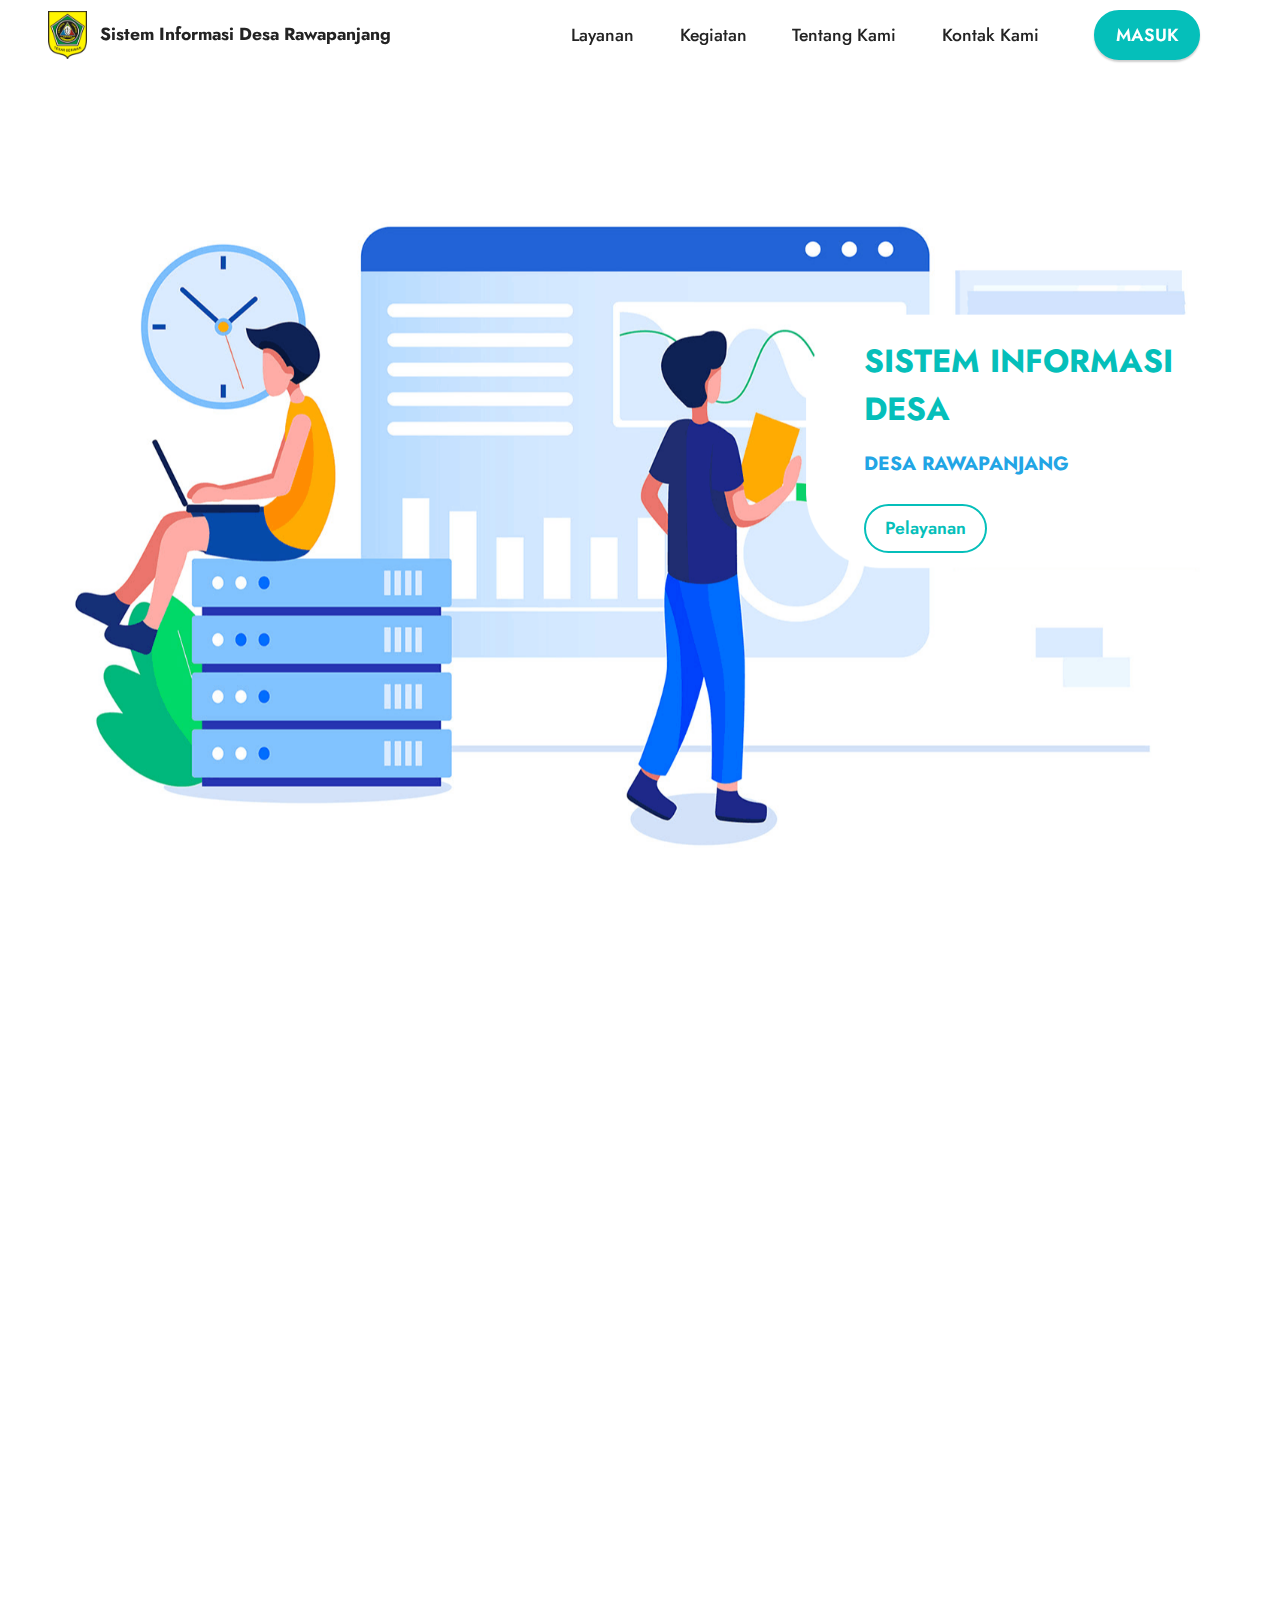
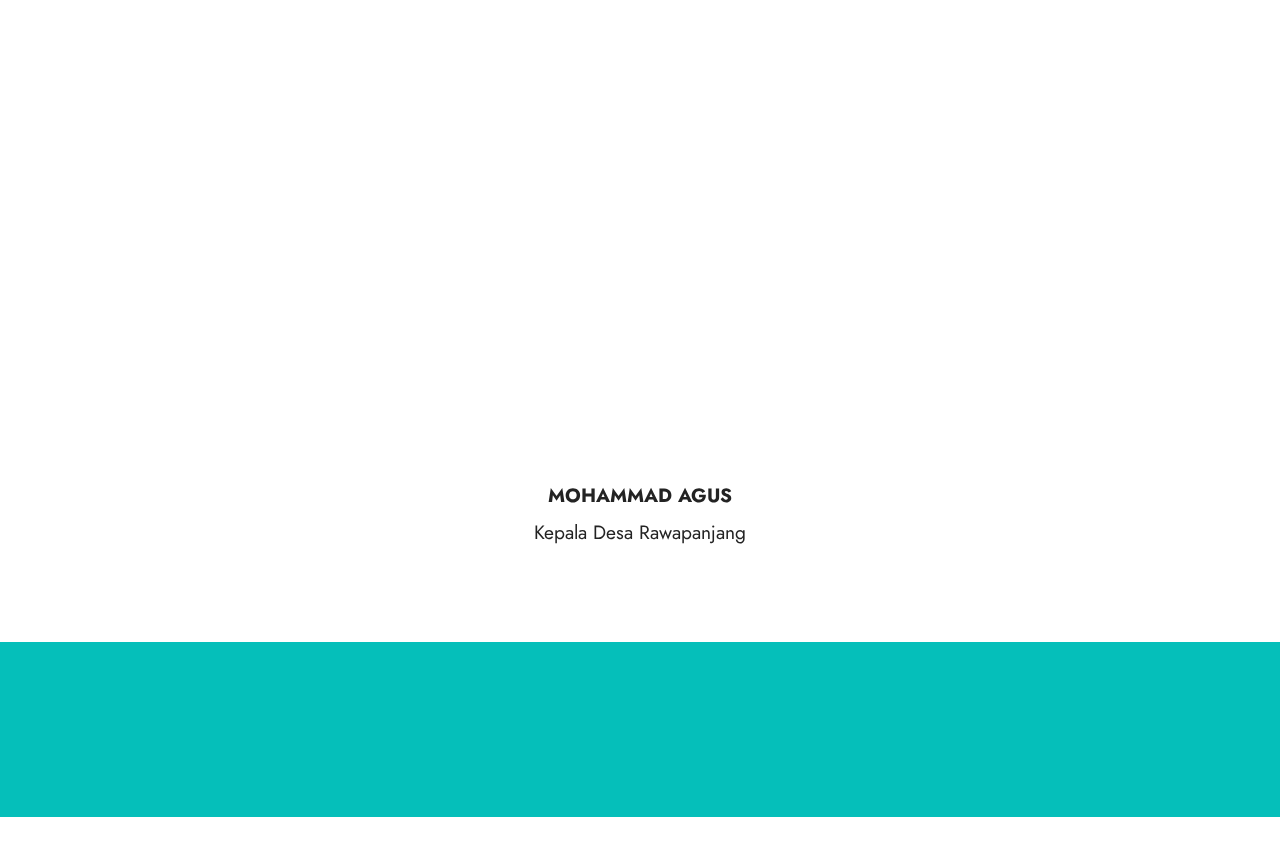
<file: public/style/index.html>
<!DOCTYPE html>
<html  >
<head>
  <!-- Site made with Mobirise Website Builder v5.4.1, https://mobirise.com -->
  <meta charset="UTF-8">
  <meta http-equiv="X-UA-Compatible" content="IE=edge">
  <meta name="generator" content="Mobirise v5.4.1, mobirise.com">
  <meta name="viewport" content="width=device-width, initial-scale=1, minimum-scale=1">
  <link rel="shortcut icon" href="assets/images/logo-atau-lambang-kabupaten-bogor-transparan-png-96x119.png" type="image/x-icon">
  <meta name="description" content="">
  
  
  <title>Sistem Informasi Desa</title>
  <link rel="stylesheet" href="assets/web/assets/mobirise-icons2/mobirise2.css">
  <link rel="stylesheet" href="assets/bootstrap/css/bootstrap.min.css">
  <link rel="stylesheet" href="assets/bootstrap/css/bootstrap-grid.min.css">
  <link rel="stylesheet" href="assets/bootstrap/css/bootstrap-reboot.min.css">
  <link rel="stylesheet" href="assets/animatecss/animate.css">
  <link rel="stylesheet" href="assets/dropdown/css/style.css">
  <link rel="stylesheet" href="assets/socicon/css/styles.css">
  <link rel="stylesheet" href="assets/theme/css/style.css">
  <link rel="preload" href="https://fonts.googleapis.com/css?family=Jost:100,200,300,400,500,600,700,800,900,100i,200i,300i,400i,500i,600i,700i,800i,900i&display=swap" as="style" onload="this.onload=null;this.rel='stylesheet'">
  <noscript><link rel="stylesheet" href="https://fonts.googleapis.com/css?family=Jost:100,200,300,400,500,600,700,800,900,100i,200i,300i,400i,500i,600i,700i,800i,900i&display=swap"></noscript>
  <link rel="preload" as="style" href="assets/mobirise/css/mbr-additional.css"><link rel="stylesheet" href="assets/mobirise/css/mbr-additional.css" type="text/css">
  
  
  
  
</head>
<body>
  
  <section data-bs-version="5.1" class="menu menu2 cid-sNkChMy3A4" once="menu" id="menu2-0">
    
    <nav class="navbar navbar-dropdown navbar-fixed-top navbar-expand-lg">
        <div class="container-fluid">
            <div class="navbar-brand">
                <span class="navbar-logo">
                    <a href="index.html">
                        <img src="assets/images/logo-atau-lambang-kabupaten-bogor-transparan-png-96x119.png" alt="Mobirise" style="height: 3rem;">
                    </a>
                </span>
                <span class="navbar-caption-wrap"><a class="navbar-caption text-black text-primary display-4" href="index.html">Sistem Informasi Desa Rawapanjang<br></a></span>
            </div>
            <button class="navbar-toggler" type="button" data-toggle="collapse" data-bs-toggle="collapse" data-target="#navbarSupportedContent" data-bs-target="#navbarSupportedContent" aria-controls="navbarNavAltMarkup" aria-expanded="false" aria-label="Toggle navigation">
                <div class="hamburger">
                    <span></span>
                    <span></span>
                    <span></span>
                    <span></span>
                </div>
            </button>
            <div class="collapse navbar-collapse" id="navbarSupportedContent">
                <ul class="navbar-nav nav-dropdown" data-app-modern-menu="true"><li class="nav-item"><a class="nav-link link text-black text-primary show display-4" href="page4.html" data-bs-auto-close="outside" aria-expanded="true">Layanan</a></li><li class="nav-item"><a class="nav-link link text-black text-primary show display-4" href="page2.html" data-bs-auto-close="outside" aria-expanded="true">Kegiatan</a></li><li class="nav-item"><a class="nav-link link text-black text-primary show display-4" href="page7.html" data-bs-auto-close="outside" aria-expanded="true">Tentang Kami</a></li>
                    
                    <li class="nav-item"><a class="nav-link link text-black text-primary display-4" href="page3.html">Kontak Kami</a></li></ul>
                
                <div class="navbar-buttons mbr-section-btn"><a class="btn btn-primary display-4" href="https://mobiri.se">MASUK</a></div>
            </div>
        </div>
    </nav>
</section>

<section data-bs-version="5.1" class="header7 cid-sNkCDlpfaA mbr-fullscreen" id="header7-1">

    

    

    <div class="text-right container-fluid">
        <div class="row justify-content-end">
            <div class="col-12 col-lg-4">
                <h1 class="mbr-section-title mbr-fonts-style mb-3 display-5"><strong>SISTEM INFORMASI<br>DESA</strong></h1>
                <h2 class="mbr-section-subtitle mbr-fonts-style mb-3 display-7"><strong>DESA RAWAPANJANG</strong></h2>
                
                <div class="mbr-section-btn mt-3"><a class="btn btn-primary-outline display-4" href="page4.html">Pelayanan</a></div>
            </div>
        </div>
    </div>
</section>

<section data-bs-version="5.1" class="image3 cid-tBO4yIFoBq" id="image3-x">
    

    

    <div class="container">
        <div class="row justify-content-center">
            <div class="col-12 col-lg-10">
                <div class="image-wrapper">
                    <img src="assets/images/1-infographic-1-2136x1068.png" alt="Mobirise">
                    
                </div>
            </div>
        </div>
    </div>
</section>

<section data-bs-version="5.1" class="testimonails3 carousel slide testimonials-slider cid-tBTAx97d91" data-interval="false" data-bs-interval="false" id="testimonials3-13">

    

    

    <div class="text-center container">
        

        <div class="carousel slide" role="listbox" data-pause="true" data-keyboard="false" data-ride="carousel" data-bs-ride="carousel" data-interval="8000" data-bs-interval="8000">
            <div class="carousel-inner">
                
                
            <div class="carousel-item">
                    <div class="user col-md-8">
                        <div class="user_image">
                            <img src="assets/images/kades-400x475.jpeg" alt="">
                        </div>
                        <div class="user_text mb-4">
                            <p class="mbr-fonts-style display-7">Mohammad Agus adalah Kepala Desa Rawapanjang terpilih dalam periode 2021 - 2027. Saya menjabat menjadi Kepala Desa Rawapanjang selama 6 tahun untuk membawa perubahan ke Desa ini. sebagai Kepala Desa Rawapanjang akan membuat program rencana kedepan untuk merubah Desa Rawapanjang. Program ini bertujuan untuk membangun desa &amp; sekaligus membantu warga yang sedang mengalami kesulitan.
<br>
<br>Saya sebagai Kepala Desa Rawapanjang terpilih dalam periode 2021 - 2027, dalam selama 6 tahun saya membangun program - program kedepan nya untuk membangun Desa &amp; sekaligus membantu warga nya.</p>
                        </div>
                        <div class="user_name mbr-fonts-style mb-2 display-7">
                            <strong>MOHAMMAD AGUS</strong></div>
                        <div class="user_desk mbr-fonts-style display-7">
                            Kepala Desa Rawapanjang</div>
                    </div>
                </div><div class="carousel-item">
                    <div class="user col-md-8">
                        <div class="user_image">
                            <img src="assets/images/sekdes-400x475.jpeg" alt="">
                        </div>
                        <div class="user_text mb-4">
                            <p class="mbr-fonts-style display-7">Al Idrus adalah Sekretaris Desa Rawapanjang terpilih dalam periode 2021 - 2027. Saya menjabat menjadi Sekretaris Desa selama 6 tahun untuk membawa perubahan ke Desa ini. sebagai Sekretaris Kepala Desa Rawapanjang akan membantu Kepala Desa dalam membuat program - program rencana kedepan untuk merubah Desa Rawapanjang. Program ini bertujuan untuk membangun desa &amp; sekaligus membantu warga yang sedang mengalami kesulitan.
<br>
<br>Saya sebagai Seketaris Desa Rawapanjang terpilih dalam periode 2021 - 2027, dalam selama 6 tahun saya membangun program - program kedepan nya untuk membangun Desa &amp; sekaligus membantu warga nya.</p>
                        </div>
                        <div class="user_name mbr-fonts-style mb-2 display-7"><strong>AL IDRUS</strong></div>
                        <div class="user_desk mbr-fonts-style display-7">Seketaris Desa Rawapanjang</div>
                    </div>
                </div></div>

            <div class="carousel-controls">
                <a class="carousel-control-prev" role="button" data-slide="prev" data-bs-slide="prev">
                    <span aria-hidden="true" class="mobi-mbri mobi-mbri-arrow-prev mbr-iconfont"></span>
                    <span class="sr-only visually-hidden">Previous</span>
                </a>

                <a class="carousel-control-next" role="button" data-slide="next" data-bs-slide="next">
                    <span aria-hidden="true" class="mobi-mbri mobi-mbri-arrow-next mbr-iconfont"></span>
                    <span class="sr-only visually-hidden">Next</span>
                </a>
            </div>
        </div>
    </div>
</section>

<section data-bs-version="5.1" class="footer3 cid-sNkDYr76ua" once="footers" id="footer3-6">

    

    

    <div class="container">
        <div class="media-container-row align-center mbr-white">
            <div class="row row-links">
                <ul class="foot-menu">
                    
                    
                    
                    
                    
                <li class="foot-menu-item mbr-fonts-style display-7">Tentang Kami</li><li class="foot-menu-item mbr-fonts-style display-7">Infografis</li><li class="foot-menu-item mbr-fonts-style display-7">Galeri</li><li class="foot-menu-item mbr-fonts-style display-7">Hubungi Kami</li></ul>
            </div>
            <div class="row social-row">
                <div class="social-list align-right pb-2">
                    
                    
                    
                    
                    
                    
                <div class="soc-item">
                        <a href="https://instagram.com/uk.aaaz" target="_blank">
                            <span class="mbr-iconfont mbr-iconfont-social socicon-instagram socicon"></span>
                        </a>
                    </div><div class="soc-item">
                        <a href="https://www.linkedin.com/in/riyadhraihan/" target="_blank">
                            <span class="mbr-iconfont mbr-iconfont-social socicon-linkedin socicon"></span>
                        </a>
                    </div><div class="soc-item">
                        <a href="https://wa.me/082114118591" target="_blank">
                            <span class="mbr-iconfont mbr-iconfont-social socicon-whatsapp socicon"></span>
                        </a>
                    </div></div>
            </div>
            <div class="row row-copirayt">
                <p class="mbr-text mb-0 mbr-fonts-style mbr-white align-center display-7">
                    © Copyright 2025 Sistem Informasi Desa. All Rights Reserved.
                </p>
            </div>
        </div>
    </div>
</section><section style="background-color: #fff; font-family: -apple-system, BlinkMacSystemFont, 'Segoe UI', 'Roboto', 'Helvetica Neue', Arial, sans-serif; color:#aaa; font-size:12px; padding: 0; align-items: center; display: flex;"><a href="https://mobirise.site/l" style="flex: 1 1; height: 3rem; padding-left: 1rem;"></a><p style="flex: 0 0 auto; margin:0; padding-right:1rem;">How to start your own website - <a href="https://mobirise.site/x" style="color:#aaa;">Find out</a></p></section><script src="assets/bootstrap/js/bootstrap.bundle.min.js"></script>  <script src="assets/smoothscroll/smooth-scroll.js"></script>  <script src="assets/ytplayer/index.js"></script>  <script src="assets/dropdown/js/navbar-dropdown.js"></script>  <script src="assets/mbr-testimonials-slider/mbr-testimonials-slider.js"></script>  <script src="assets/theme/js/script.js"></script>  
  
  
 <div id="scrollToTop" class="scrollToTop mbr-arrow-up"><a style="text-align: center;"><i class="mbr-arrow-up-icon mbr-arrow-up-icon-cm cm-icon cm-icon-smallarrow-up"></i></a></div>
    <input name="animation" type="hidden">
  </body>
</html>
</file>
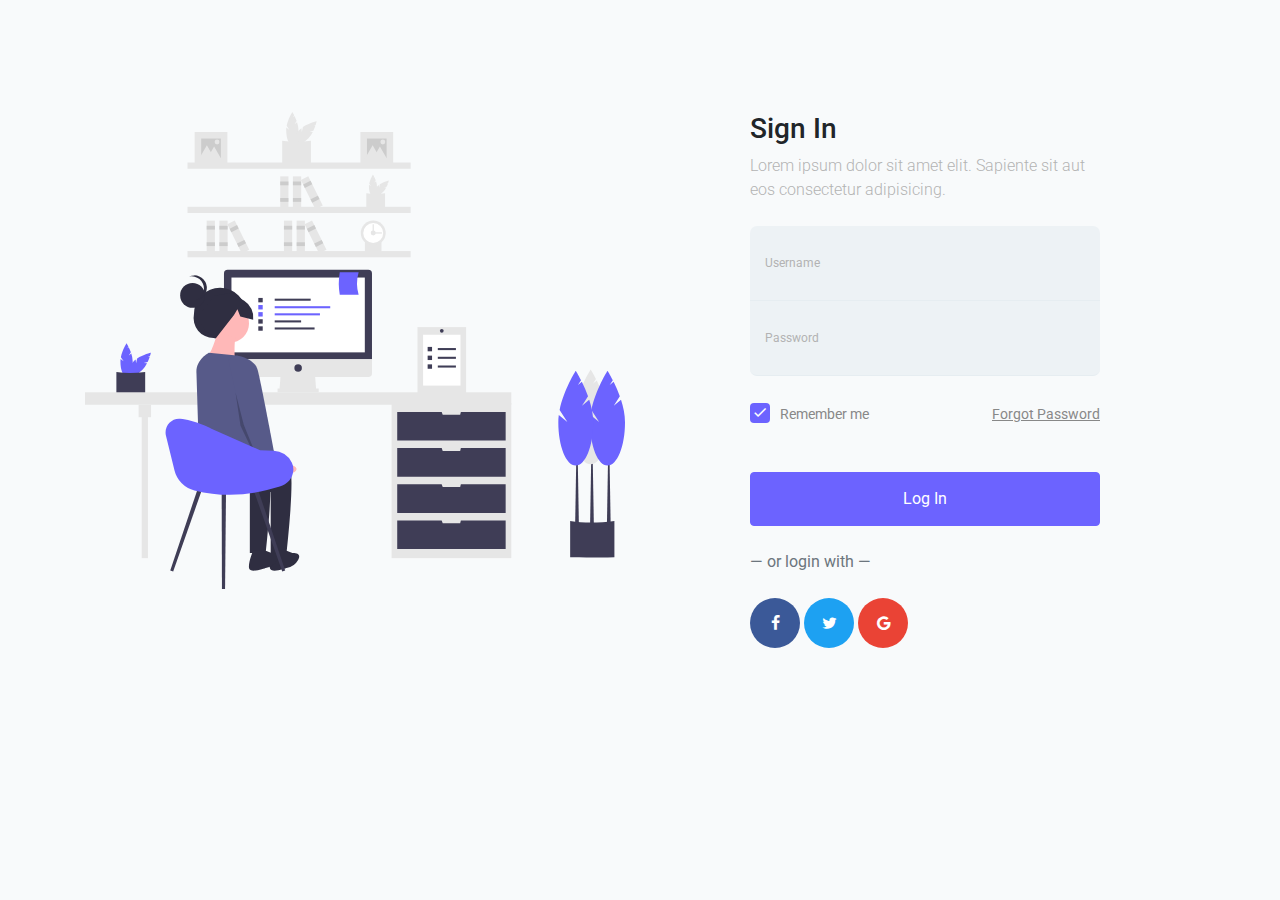
<file: public/style/login/index.html>
<!doctype html>
<html lang="en">
  <head>
    <!-- Required meta tags -->
    <meta charset="utf-8">
    <meta name="viewport" content="width=device-width, initial-scale=1, shrink-to-fit=no">
    <link href="https://fonts.googleapis.com/css?family=Roboto:300,400&display=swap" rel="stylesheet">

    <link rel="stylesheet" href="fonts/icomoon/style.css">

    <link rel="stylesheet" href="css/owl.carousel.min.css">

    <!-- Bootstrap CSS -->
    <link rel="stylesheet" href="css/bootstrap.min.css">
    
    <!-- Style -->
    <link rel="stylesheet" href="css/style.css">

    <title>Login #7</title>
  </head>
  <body>
  

  
  <div class="content">
    <div class="container">
      <div class="row">
        <div class="col-md-6">
          <img src="images/undraw_remotely_2j6y.svg" alt="Image" class="img-fluid">
        </div>
        <div class="col-md-6 contents">
          <div class="row justify-content-center">
            <div class="col-md-8">
              <div class="mb-4">
              <h3>Sign In</h3>
              <p class="mb-4">Lorem ipsum dolor sit amet elit. Sapiente sit aut eos consectetur adipisicing.</p>
            </div>
            <form action="#" method="post">
              <div class="form-group first">
                <label for="username">Username</label>
                <input type="text" class="form-control" id="username">

              </div>
              <div class="form-group last mb-4">
                <label for="password">Password</label>
                <input type="password" class="form-control" id="password">
                
              </div>
              
              <div class="d-flex mb-5 align-items-center">
                <label class="control control--checkbox mb-0"><span class="caption">Remember me</span>
                  <input type="checkbox" checked="checked"/>
                  <div class="control__indicator"></div>
                </label>
                <span class="ml-auto"><a href="#" class="forgot-pass">Forgot Password</a></span> 
              </div>

              <input type="submit" value="Log In" class="btn btn-block btn-primary">

              <span class="d-block text-left my-4 text-muted">&mdash; or login with &mdash;</span>
              
              <div class="social-login">
                <a href="#" class="facebook">
                  <span class="icon-facebook mr-3"></span> 
                </a>
                <a href="#" class="twitter">
                  <span class="icon-twitter mr-3"></span> 
                </a>
                <a href="#" class="google">
                  <span class="icon-google mr-3"></span> 
                </a>
              </div>
            </form>
            </div>
          </div>
          
        </div>
        
      </div>
    </div>
  </div>

  
    <script src="js/jquery-3.3.1.min.js"></script>
    <script src="js/popper.min.js"></script>
    <script src="js/bootstrap.min.js"></script>
    <script src="js/main.js"></script>
  </body>
</html>
</file>
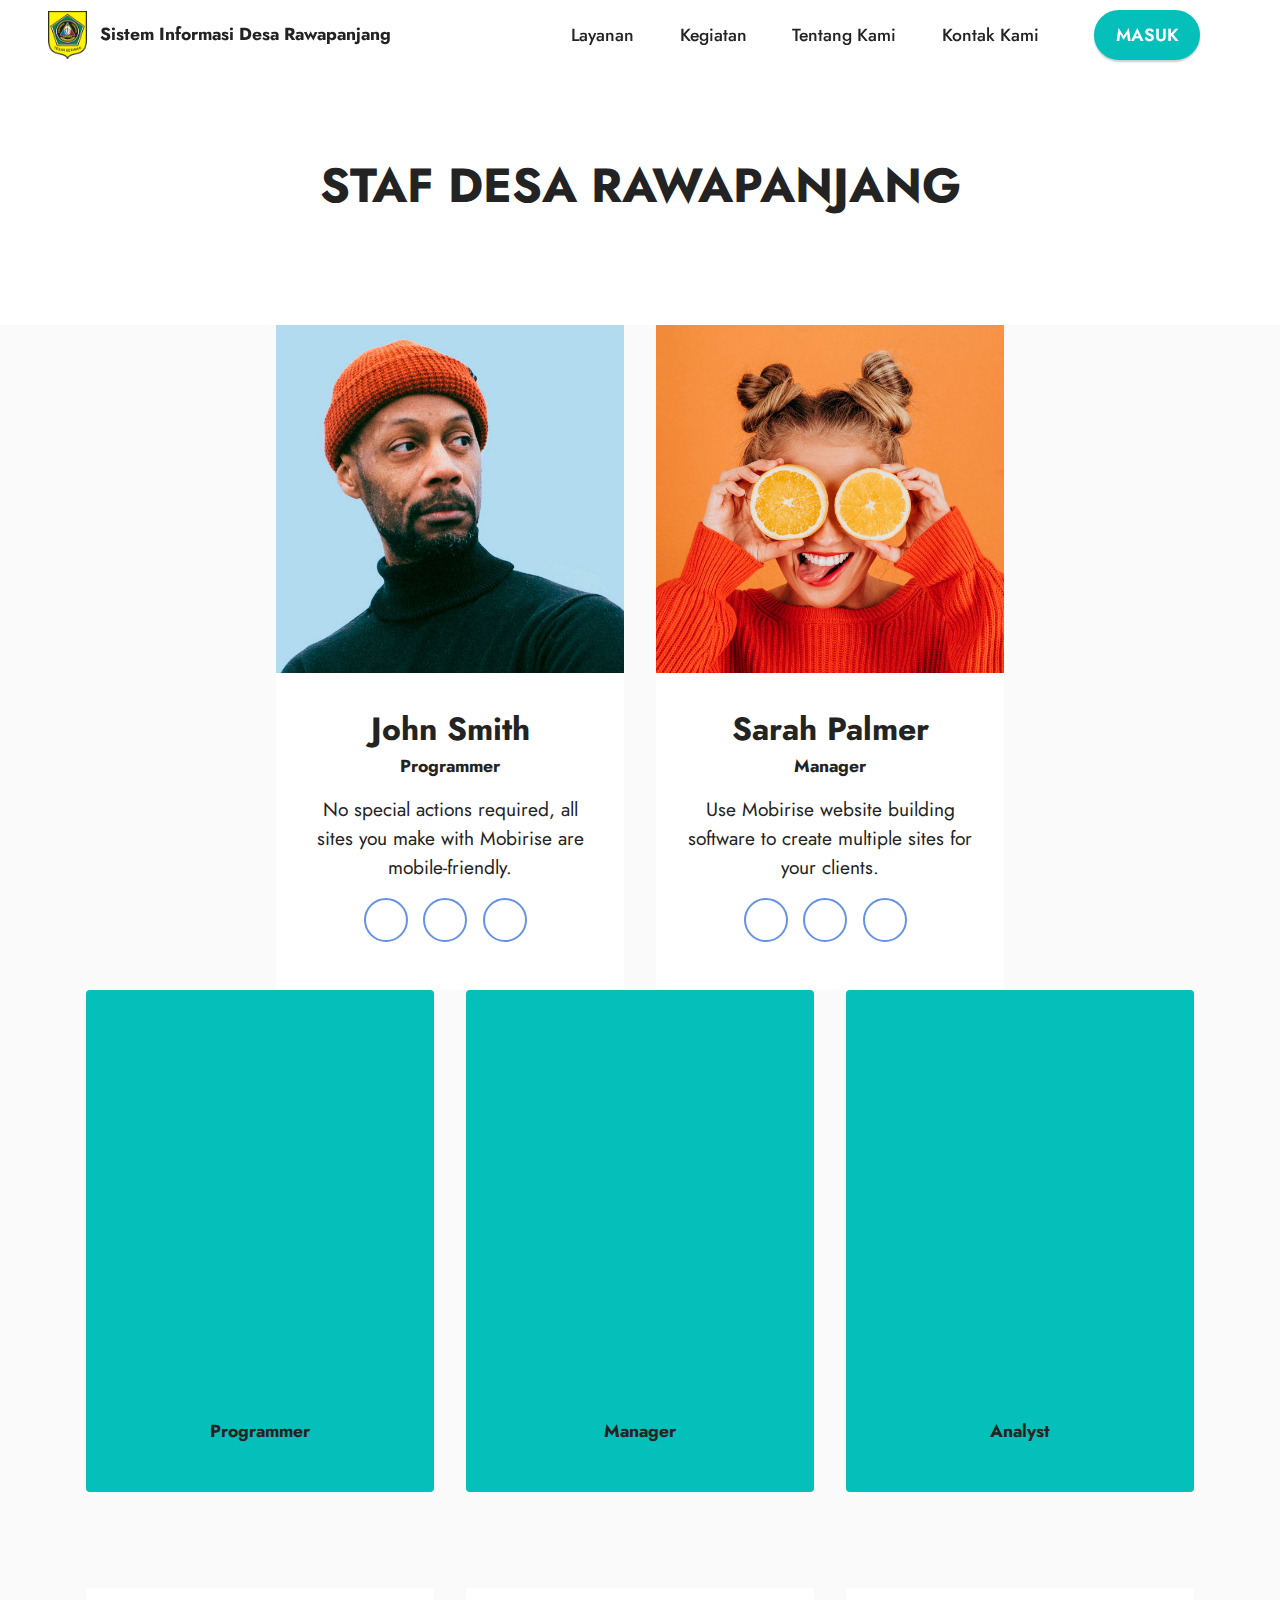
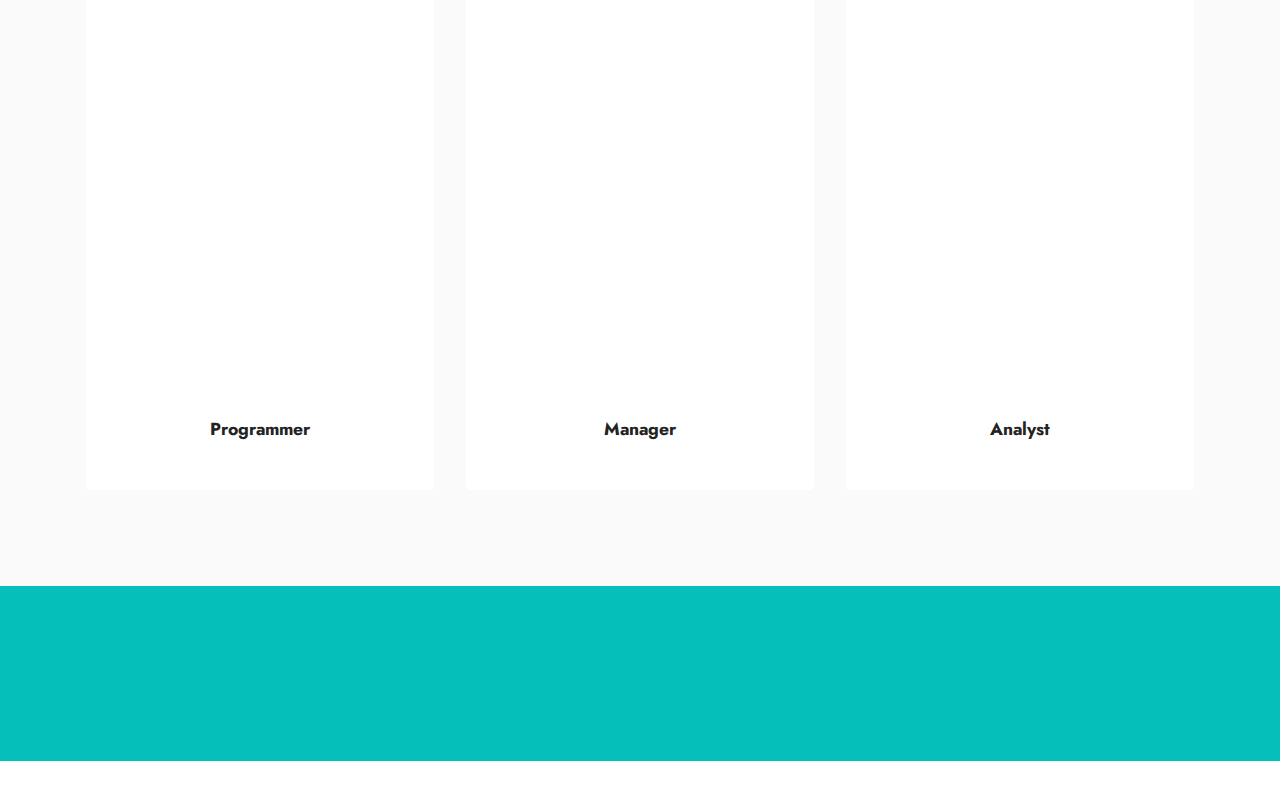
<file: public/style/page1.html>
<!DOCTYPE html>
<html  >
<head>
  <!-- Site made with Mobirise Website Builder v5.4.1, https://mobirise.com -->
  <meta charset="UTF-8">
  <meta http-equiv="X-UA-Compatible" content="IE=edge">
  <meta name="generator" content="Mobirise v5.4.1, mobirise.com">
  <meta name="viewport" content="width=device-width, initial-scale=1, minimum-scale=1">
  <link rel="shortcut icon" href="assets/images/logo-atau-lambang-kabupaten-bogor-transparan-png-96x119.png" type="image/x-icon">
  <meta name="description" content="">
  
  
  <title>staff</title>
  <link rel="stylesheet" href="assets/bootstrap/css/bootstrap.min.css">
  <link rel="stylesheet" href="assets/bootstrap/css/bootstrap-grid.min.css">
  <link rel="stylesheet" href="assets/bootstrap/css/bootstrap-reboot.min.css">
  <link rel="stylesheet" href="assets/animatecss/animate.css">
  <link rel="stylesheet" href="assets/dropdown/css/style.css">
  <link rel="stylesheet" href="assets/socicon/css/styles.css">
  <link rel="stylesheet" href="assets/theme/css/style.css">
  <link rel="preload" href="https://fonts.googleapis.com/css?family=Jost:100,200,300,400,500,600,700,800,900,100i,200i,300i,400i,500i,600i,700i,800i,900i&display=swap" as="style" onload="this.onload=null;this.rel='stylesheet'">
  <noscript><link rel="stylesheet" href="https://fonts.googleapis.com/css?family=Jost:100,200,300,400,500,600,700,800,900,100i,200i,300i,400i,500i,600i,700i,800i,900i&display=swap"></noscript>
  <link rel="preload" as="style" href="assets/mobirise/css/mbr-additional.css"><link rel="stylesheet" href="assets/mobirise/css/mbr-additional.css" type="text/css">
  
  
  
  
</head>
<body>
  
  <section data-bs-version="5.1" class="menu menu2 cid-sNkChMy3A4" once="menu" id="menu2-7">
    
    <nav class="navbar navbar-dropdown navbar-fixed-top navbar-expand-lg">
        <div class="container-fluid">
            <div class="navbar-brand">
                <span class="navbar-logo">
                    <a href="index.html">
                        <img src="assets/images/logo-atau-lambang-kabupaten-bogor-transparan-png-96x119.png" alt="Mobirise" style="height: 3rem;">
                    </a>
                </span>
                <span class="navbar-caption-wrap"><a class="navbar-caption text-black text-primary display-4" href="index.html">Sistem Informasi Desa Rawapanjang<br></a></span>
            </div>
            <button class="navbar-toggler" type="button" data-toggle="collapse" data-bs-toggle="collapse" data-target="#navbarSupportedContent" data-bs-target="#navbarSupportedContent" aria-controls="navbarNavAltMarkup" aria-expanded="false" aria-label="Toggle navigation">
                <div class="hamburger">
                    <span></span>
                    <span></span>
                    <span></span>
                    <span></span>
                </div>
            </button>
            <div class="collapse navbar-collapse" id="navbarSupportedContent">
                <ul class="navbar-nav nav-dropdown" data-app-modern-menu="true"><li class="nav-item"><a class="nav-link link text-black text-primary show display-4" href="page4.html" data-bs-auto-close="outside" aria-expanded="true">Layanan</a></li><li class="nav-item"><a class="nav-link link text-black text-primary show display-4" href="page2.html" data-bs-auto-close="outside" aria-expanded="true">Kegiatan</a></li><li class="nav-item"><a class="nav-link link text-black text-primary show display-4" href="page7.html" data-bs-auto-close="outside" aria-expanded="true">Tentang Kami</a></li>
                    
                    <li class="nav-item"><a class="nav-link link text-black text-primary display-4" href="page3.html">Kontak Kami</a></li></ul>
                
                <div class="navbar-buttons mbr-section-btn"><a class="btn btn-primary display-4" href="https://mobiri.se">MASUK</a></div>
            </div>
        </div>
    </nav>
</section>

<section data-bs-version="5.1" class="content4 cid-sNkEsywMgD" id="content4-9">
    
    
    <div class="container">
        <div class="row justify-content-center">
            <div class="title col-md-12 col-lg-10">
                <h3 class="mbr-section-title mbr-fonts-style align-center mb-4 display-2"><strong>STAF DESA RAWAPANJANG</strong></h3>
                
                
            </div>
        </div>
    </div>
</section>

<section data-bs-version="5.1" class="team1 cid-tBTBVJL5WU" id="team1-16">
    

    
    <div class="container">
        <div class="row justify-content-center">
            
            <div class="col-sm-6 col-lg-4">
                <div class="card-wrap">
                    <div class="image-wrap">
                        <img src="assets/images/team1.jpg">
                    </div>
                    <div class="content-wrap">
                        <h5 class="mbr-section-title card-title mbr-fonts-style align-center m-0 display-5">
                            <strong>John Smith</strong>
                        </h5>
                        <h6 class="mbr-role mbr-fonts-style align-center mb-3 display-4">
                            <strong>Programmer</strong>
                        </h6>
                        <p class="card-text mbr-fonts-style align-center display-7">
                            No special actions required, all sites you make with Mobirise are mobile-friendly.
                        </p>
                        <div class="social-row display-7">
                            <div class="soc-item">
                                <a href="https://www.facebook.com/Mobirise/" target="_blank">
                                    <span class="mbr-iconfont socicon socicon-facebook"></span>
                                </a>
                            </div>
                            <div class="soc-item">
                                <a href="https://twitter.com/mobirise" target="_blank">
                                    <span class="mbr-iconfont socicon socicon-twitter"></span>
                                </a>
                            </div>
                            <div class="soc-item">
                                <a href="https://instagram.com/mobirise" target="_blank">
                                    <span class="mbr-iconfont socicon socicon-instagram"></span>
                                </a>
                            </div>
                            
                            
                        </div>
                        
                    </div>
                </div>
            </div>

            <div class="col-sm-6 col-lg-4">
                <div class="card-wrap">
                    <div class="image-wrap">
                        <img src="assets/images/team2.jpg">
                    </div>
                    <div class="content-wrap">
                        <h5 class="mbr-section-title card-title mbr-fonts-style align-center m-0 display-5">
                            <strong>Sarah Palmer</strong>
                        </h5>
                        <h6 class="mbr-role mbr-fonts-style align-center mb-3 display-4">
                            <strong>Manager</strong>
                        </h6>
                        <p class="card-text mbr-fonts-style align-center display-7">
                            Use Mobirise website building software to create multiple sites for your clients.
                        </p>
                        <div class="social-row display-7">
                            <div class="soc-item">
                                <a href="https://www.facebook.com/Mobirise/" target="_blank">
                                    <span class="mbr-iconfont socicon socicon-facebook"></span>
                                </a>
                            </div>
                            <div class="soc-item">
                                <a href="https://twitter.com/mobirise" target="_blank">
                                    <span class="mbr-iconfont socicon socicon-twitter"></span>
                                </a>
                            </div>
                            <div class="soc-item">
                                <a href="https://instagram.com/mobirise" target="_blank">
                                    <span class="mbr-iconfont socicon socicon-instagram"></span>
                                </a>
                            </div>
                            
                            
                        </div>
                        
                    </div>
                </div>
            </div>

            

            
        </div>
    </div>
</section>

<section data-bs-version="5.1" class="team1 cid-tBTBWcN9dZ" id="team1-17">
    

    
    <div class="container">
        <div class="row justify-content-center">
            
            <div class="col-sm-6 col-lg-4">
                <div class="card-wrap">
                    <div class="image-wrap">
                        <img src="assets/images/team1.jpg">
                    </div>
                    <div class="content-wrap">
                        <h5 class="mbr-section-title card-title mbr-fonts-style align-center m-0 display-5">
                            <strong>John Smith</strong>
                        </h5>
                        <h6 class="mbr-role mbr-fonts-style align-center mb-3 display-4">
                            <strong>Programmer</strong>
                        </h6>
                        
                        
                        
                    </div>
                </div>
            </div>

            <div class="col-sm-6 col-lg-4">
                <div class="card-wrap">
                    <div class="image-wrap">
                        <img src="assets/images/team2.jpg">
                    </div>
                    <div class="content-wrap">
                        <h5 class="mbr-section-title card-title mbr-fonts-style align-center m-0 display-5">
                            <strong>Sarah Palmer</strong>
                        </h5>
                        <h6 class="mbr-role mbr-fonts-style align-center mb-3 display-4">
                            <strong>Manager</strong>
                        </h6>
                        
                        
                        
                    </div>
                </div>
            </div>

            <div class="col-sm-6 col-lg-4">
                <div class="card-wrap">
                    <div class="image-wrap">
                        <img src="assets/images/team3.jpg">
                    </div>
                    <div class="content-wrap">
                        <h5 class="mbr-section-title card-title mbr-fonts-style align-center m-0 display-5">
                            <strong>Jessica Swift</strong>
                        </h5>
                        <h6 class="mbr-role mbr-fonts-style align-center mb-3 display-4">
                            <strong>Analyst</strong>
                        </h6>
                        
                        
                        
                    </div>
                </div>
            </div>

            
        </div>
    </div>
</section>

<section data-bs-version="5.1" class="team1 cid-tBTBWIOcQW" id="team1-18">
    

    
    <div class="container">
        <div class="row justify-content-center">
            
            <div class="col-sm-6 col-lg-4">
                <div class="card-wrap">
                    <div class="image-wrap">
                        <img src="assets/images/team1.jpg">
                    </div>
                    <div class="content-wrap">
                        <h5 class="mbr-section-title card-title mbr-fonts-style align-center m-0 display-5">
                            <strong>John Smith</strong>
                        </h5>
                        <h6 class="mbr-role mbr-fonts-style align-center mb-3 display-4">
                            <strong>Programmer</strong>
                        </h6>
                        
                        
                        
                    </div>
                </div>
            </div>

            <div class="col-sm-6 col-lg-4">
                <div class="card-wrap">
                    <div class="image-wrap">
                        <img src="assets/images/team2.jpg">
                    </div>
                    <div class="content-wrap">
                        <h5 class="mbr-section-title card-title mbr-fonts-style align-center m-0 display-5">
                            <strong>Sarah Palmer</strong>
                        </h5>
                        <h6 class="mbr-role mbr-fonts-style align-center mb-3 display-4">
                            <strong>Manager</strong>
                        </h6>
                        
                        
                        
                    </div>
                </div>
            </div>

            <div class="col-sm-6 col-lg-4">
                <div class="card-wrap">
                    <div class="image-wrap">
                        <img src="assets/images/team3.jpg">
                    </div>
                    <div class="content-wrap">
                        <h5 class="mbr-section-title card-title mbr-fonts-style align-center m-0 display-5">
                            <strong>Jessica Swift</strong>
                        </h5>
                        <h6 class="mbr-role mbr-fonts-style align-center mb-3 display-4">
                            <strong>Analyst</strong>
                        </h6>
                        
                        
                        
                    </div>
                </div>
            </div>

            
        </div>
    </div>
</section>

<section data-bs-version="5.1" class="footer3 cid-sNkDYr76ua" once="footers" id="footer3-8">

    

    

    <div class="container">
        <div class="media-container-row align-center mbr-white">
            <div class="row row-links">
                <ul class="foot-menu">
                    
                    
                    
                    
                    
                <li class="foot-menu-item mbr-fonts-style display-7">Tentang Kami</li><li class="foot-menu-item mbr-fonts-style display-7">Infografis</li><li class="foot-menu-item mbr-fonts-style display-7">Galeri</li><li class="foot-menu-item mbr-fonts-style display-7">Hubungi Kami</li></ul>
            </div>
            <div class="row social-row">
                <div class="social-list align-right pb-2">
                    
                    
                    
                    
                    
                    
                <div class="soc-item">
                        <a href="https://instagram.com/uk.aaaz" target="_blank">
                            <span class="mbr-iconfont mbr-iconfont-social socicon-instagram socicon"></span>
                        </a>
                    </div><div class="soc-item">
                        <a href="https://www.linkedin.com/in/riyadhraihan/" target="_blank">
                            <span class="mbr-iconfont mbr-iconfont-social socicon-linkedin socicon"></span>
                        </a>
                    </div><div class="soc-item">
                        <a href="https://wa.me/082114118591" target="_blank">
                            <span class="mbr-iconfont mbr-iconfont-social socicon-whatsapp socicon"></span>
                        </a>
                    </div></div>
            </div>
            <div class="row row-copirayt">
                <p class="mbr-text mb-0 mbr-fonts-style mbr-white align-center display-7">
                    © Copyright 2025 Sistem Informasi Desa. All Rights Reserved.
                </p>
            </div>
        </div>
    </div>
</section><section style="background-color: #fff; font-family: -apple-system, BlinkMacSystemFont, 'Segoe UI', 'Roboto', 'Helvetica Neue', Arial, sans-serif; color:#aaa; font-size:12px; padding: 0; align-items: center; display: flex;"><a href="https://mobirise.site/n" style="flex: 1 1; height: 3rem; padding-left: 1rem;"></a><p style="flex: 0 0 auto; margin:0; padding-right:1rem;"><a href="https://mobirise.site/c" style="color:#aaa;">This</a> website was built with Mobirise</p></section><script src="assets/bootstrap/js/bootstrap.bundle.min.js"></script>  <script src="assets/smoothscroll/smooth-scroll.js"></script>  <script src="assets/ytplayer/index.js"></script>  <script src="assets/dropdown/js/navbar-dropdown.js"></script>  <script src="assets/theme/js/script.js"></script>  
  
  
 <div id="scrollToTop" class="scrollToTop mbr-arrow-up"><a style="text-align: center;"><i class="mbr-arrow-up-icon mbr-arrow-up-icon-cm cm-icon cm-icon-smallarrow-up"></i></a></div>
    <input name="animation" type="hidden">
  </body>
</html>
</file>
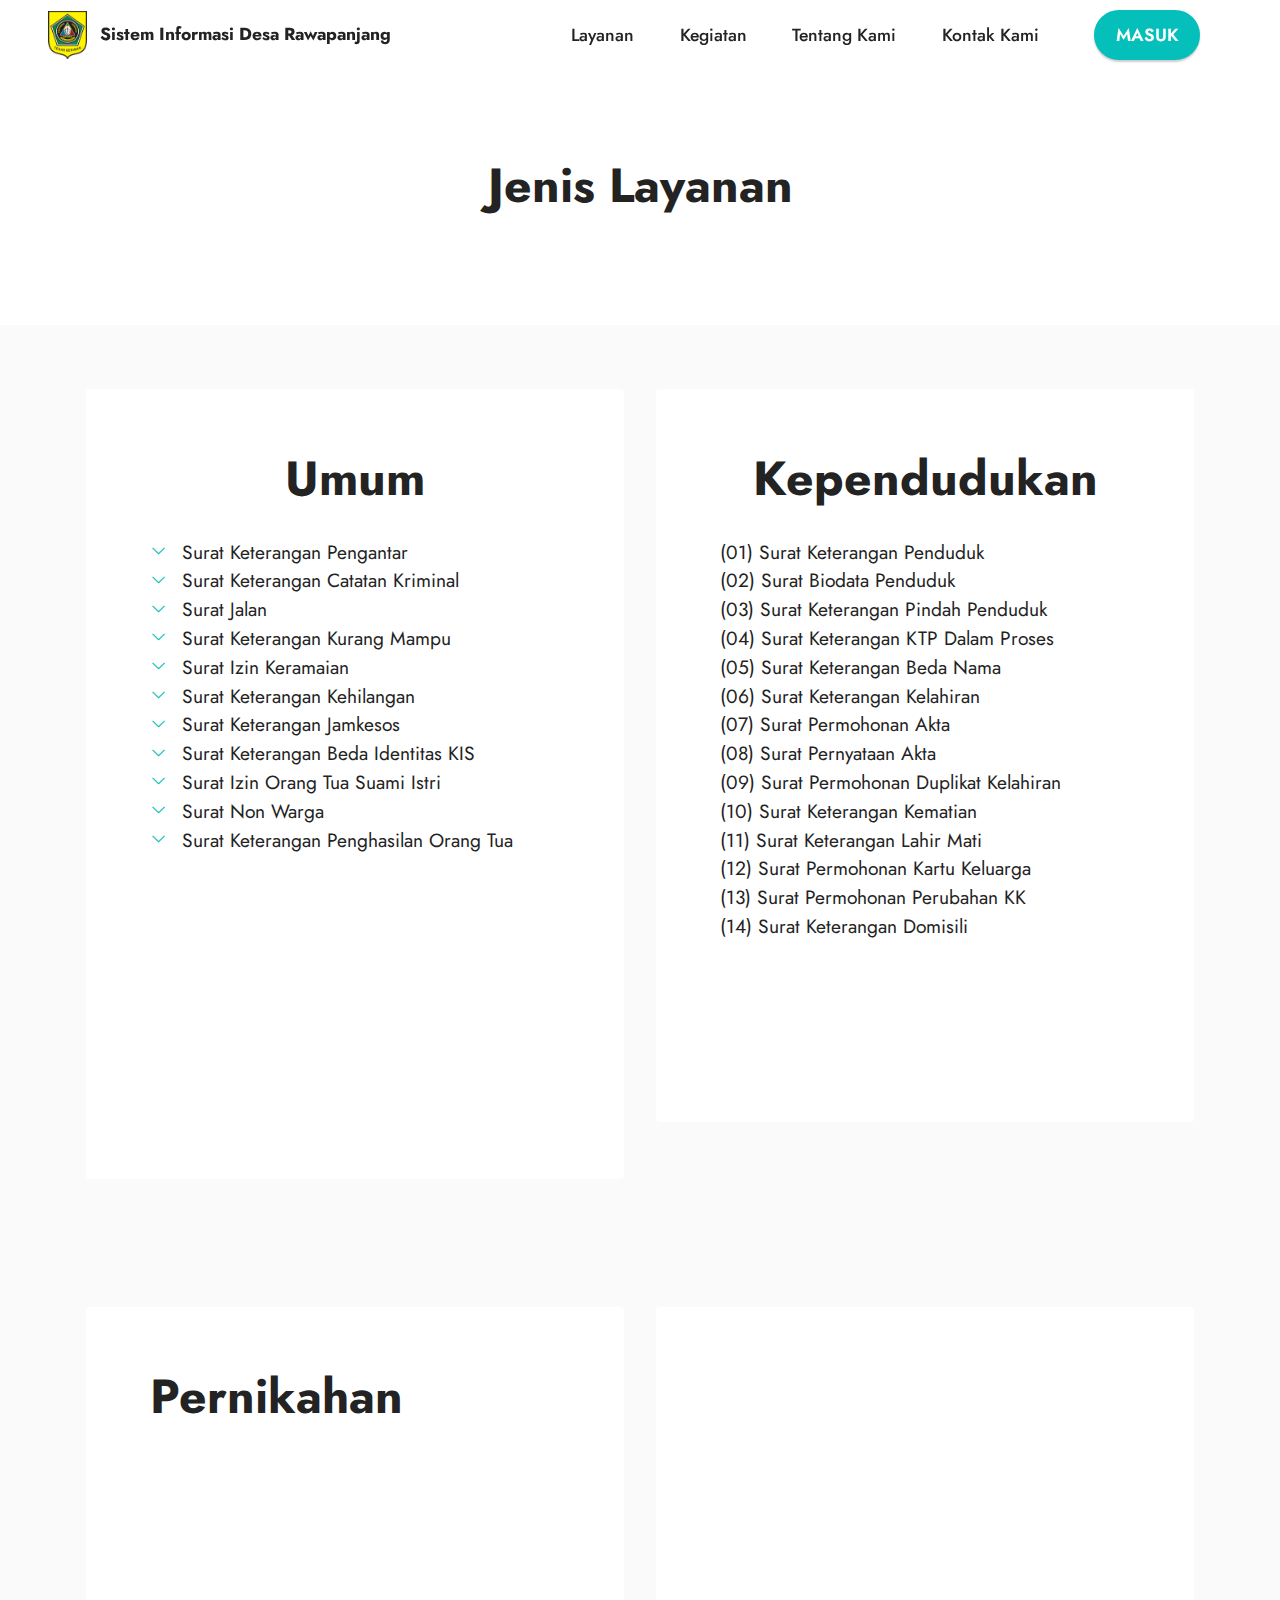
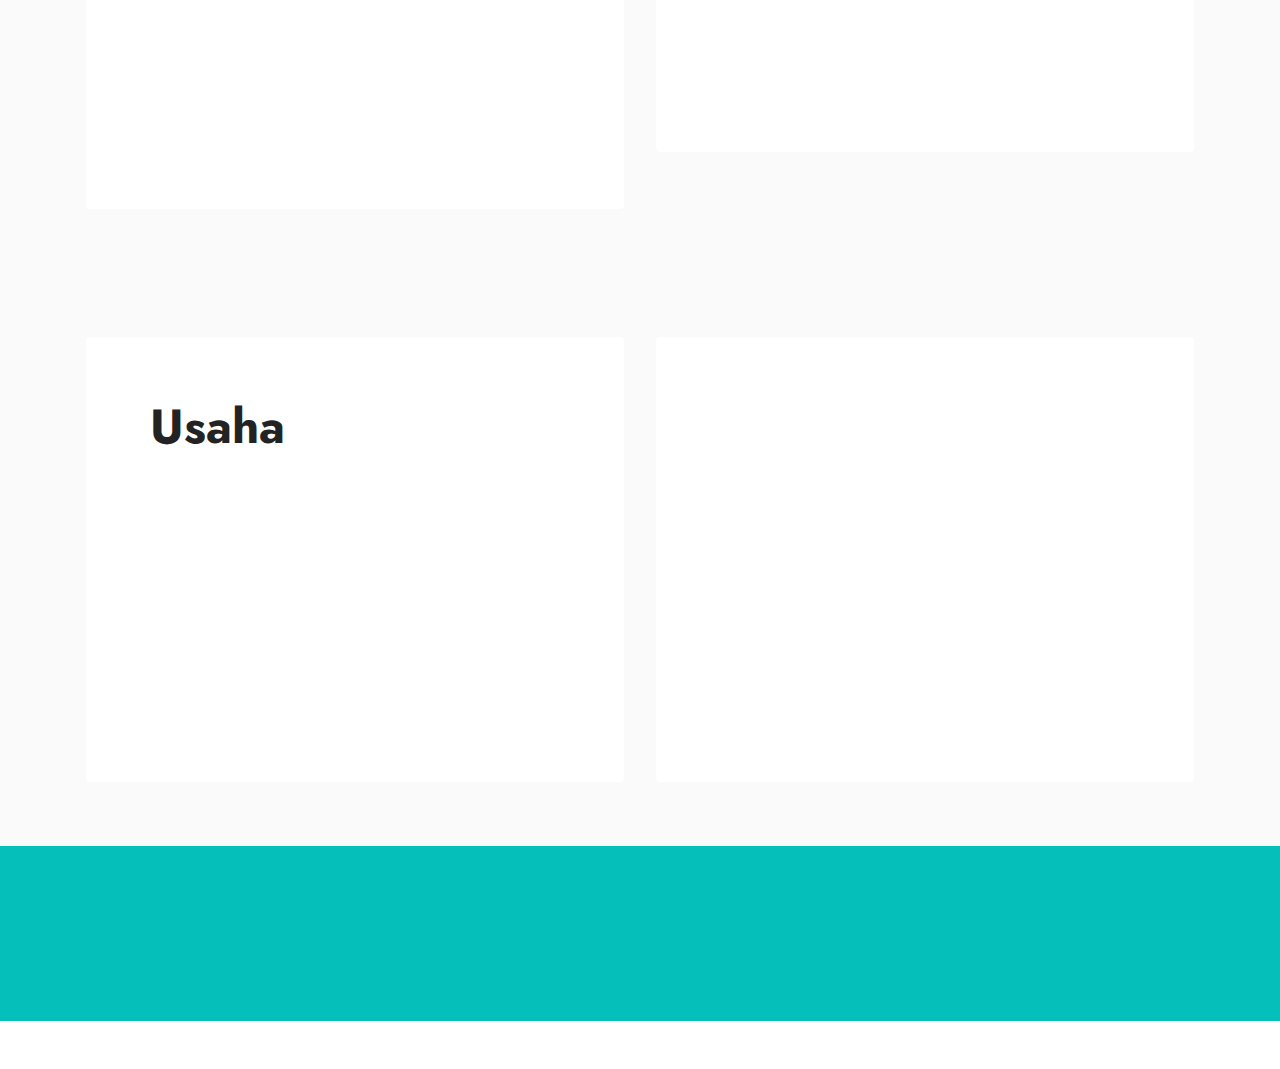
<file: public/style/page10.html>
<!DOCTYPE html>
<html  >
<head>
  <!-- Site made with Mobirise Website Builder v5.4.1, https://mobirise.com -->
  <meta charset="UTF-8">
  <meta http-equiv="X-UA-Compatible" content="IE=edge">
  <meta name="generator" content="Mobirise v5.4.1, mobirise.com">
  <meta name="viewport" content="width=device-width, initial-scale=1, minimum-scale=1">
  <link rel="shortcut icon" href="assets/images/logo-atau-lambang-kabupaten-bogor-transparan-png-96x119.png" type="image/x-icon">
  <meta name="description" content="">
  
  
  <title>Jenis Layanan</title>
  <link rel="stylesheet" href="assets/web/assets/mobirise-icons2/mobirise2.css">
  <link rel="stylesheet" href="assets/bootstrap/css/bootstrap.min.css">
  <link rel="stylesheet" href="assets/bootstrap/css/bootstrap-grid.min.css">
  <link rel="stylesheet" href="assets/bootstrap/css/bootstrap-reboot.min.css">
  <link rel="stylesheet" href="assets/animatecss/animate.css">
  <link rel="stylesheet" href="assets/dropdown/css/style.css">
  <link rel="stylesheet" href="assets/socicon/css/styles.css">
  <link rel="stylesheet" href="assets/theme/css/style.css">
  <link rel="preload" href="https://fonts.googleapis.com/css?family=Jost:100,200,300,400,500,600,700,800,900,100i,200i,300i,400i,500i,600i,700i,800i,900i&display=swap" as="style" onload="this.onload=null;this.rel='stylesheet'">
  <noscript><link rel="stylesheet" href="https://fonts.googleapis.com/css?family=Jost:100,200,300,400,500,600,700,800,900,100i,200i,300i,400i,500i,600i,700i,800i,900i&display=swap"></noscript>
  <link rel="preload" as="style" href="assets/mobirise/css/mbr-additional.css"><link rel="stylesheet" href="assets/mobirise/css/mbr-additional.css" type="text/css">
  
  
  
  
</head>
<body>
  
  <section data-bs-version="5.1" class="menu menu2 cid-sNkChMy3A4" once="menu" id="menu2-21">
    
    <nav class="navbar navbar-dropdown navbar-fixed-top navbar-expand-lg">
        <div class="container-fluid">
            <div class="navbar-brand">
                <span class="navbar-logo">
                    <a href="index.html">
                        <img src="assets/images/logo-atau-lambang-kabupaten-bogor-transparan-png-96x119.png" alt="Mobirise" style="height: 3rem;">
                    </a>
                </span>
                <span class="navbar-caption-wrap"><a class="navbar-caption text-black text-primary display-4" href="index.html">Sistem Informasi Desa Rawapanjang<br></a></span>
            </div>
            <button class="navbar-toggler" type="button" data-toggle="collapse" data-bs-toggle="collapse" data-target="#navbarSupportedContent" data-bs-target="#navbarSupportedContent" aria-controls="navbarNavAltMarkup" aria-expanded="false" aria-label="Toggle navigation">
                <div class="hamburger">
                    <span></span>
                    <span></span>
                    <span></span>
                    <span></span>
                </div>
            </button>
            <div class="collapse navbar-collapse" id="navbarSupportedContent">
                <ul class="navbar-nav nav-dropdown" data-app-modern-menu="true"><li class="nav-item"><a class="nav-link link text-black text-primary show display-4" href="page4.html" data-bs-auto-close="outside" aria-expanded="true">Layanan</a></li><li class="nav-item"><a class="nav-link link text-black text-primary show display-4" href="page2.html" data-bs-auto-close="outside" aria-expanded="true">Kegiatan</a></li><li class="nav-item"><a class="nav-link link text-black text-primary show display-4" href="page7.html" data-bs-auto-close="outside" aria-expanded="true">Tentang Kami</a></li>
                    
                    <li class="nav-item"><a class="nav-link link text-black text-primary display-4" href="page3.html">Kontak Kami</a></li></ul>
                
                <div class="navbar-buttons mbr-section-btn"><a class="btn btn-primary display-4" href="https://mobiri.se">MASUK</a></div>
            </div>
        </div>
    </nav>
</section>

<section data-bs-version="5.1" class="content4 cid-tJx4D2y1Pc" id="content4-25">
    
    
    <div class="container">
        <div class="row justify-content-center">
            <div class="title col-md-12 col-lg-10">
                <h3 class="mbr-section-title mbr-fonts-style align-center mb-4 display-2">
                    <strong>Jenis Layanan</strong></h3>
                
                
            </div>
        </div>
    </div>
</section>

<section data-bs-version="5.1" class="pricing1 cid-tJx5pg63Wq" id="pricing1-26">

    

    
    <div class="container">
        <div class="row justify-content-center">
            <div class="card col-12 col-lg-6">
                <div class="card-wrapper">
                    <div class="card-box align-left">
                        <h6 class="card-title mbr-fonts-style mb-4 display-2"><strong>Umum</strong></h6>
                        <ul class="list mbr-fonts-style mb-5 display-7">
                            <li class="item-wrap">Surat Keterangan Pengantar
</li><li class="item-wrap">Surat Keterangan Catatan Kriminal
</li><li class="item-wrap">Surat Jalan
</li><li class="item-wrap">Surat Keterangan Kurang Mampu
</li><li class="item-wrap">Surat Izin Keramaian
</li><li class="item-wrap">Surat Keterangan Kehilangan
</li><li class="item-wrap">Surat Keterangan Jamkesos
</li><li class="item-wrap">Surat Keterangan Beda Identitas KIS
</li><li class="item-wrap">Surat Izin Orang Tua Suami Istri
</li><li class="item-wrap">Surat Non Warga
</li><li class="item-wrap">Surat Keterangan Penghasilan Orang Tua
</li><li class="item-wrap">Surat Keterangan Penghasilan Ayah
</li><li class="item-wrap">Surat Keterangan Penghasilan Ibu
</li><li class="item-wrap">Surat Perintah Perjalanan Dinas
</li><li class="item-wrap">Surat Kuasa
</li><li class="item-wrap">Surat Keterangan Kepemilikan Kendaraan</li>
                        </ul>
                    </div>
                    <div class="mbr-section-btn"><a class="btn btn-primary display-4" href="https://mobiri.se">Ajukan</a></div>
                </div>
            </div>

            <div class="card col-12 col-lg-6">
                <div class="card-wrapper">
                    <div class="card-box align-left">
                        <h4 class="card-title mb-4 mbr-fonts-style display-2"><strong>Kependudukan</strong></h4>
                        <p class="mbr-text mbr-fonts-style mb-5 display-7">(01) Surat Keterangan Penduduk
<br>(02) Surat Biodata Penduduk
<br>(03) Surat Keterangan Pindah Penduduk
<br>(04) Surat Keterangan KTP Dalam Proses
<br>(05) Surat Keterangan Beda Nama
<br>(06) Surat Keterangan Kelahiran
<br>(07) Surat Permohonan Akta
<br>(08) Surat Pernyataan Akta
<br>(09) Surat Permohonan Duplikat Kelahiran
<br>(10) Surat Keterangan Kematian
<br>(11) Surat Keterangan Lahir Mati
<br>(12) Surat Permohonan Kartu Keluarga
<br>(13) Surat Permohonan Perubahan KK
<br>(14) Surat Keterangan Domisili<br>
                        </p>
                    </div>
                    <div class="mbr-section-btn"><a class="btn btn-primary display-4" href="https://mobiri.se">Ajukan</a></div>
                </div>
            </div>
        </div>
    </div>
</section>

<section data-bs-version="5.1" class="pricing1 cid-tJx5q2IzSg" id="pricing1-27">

    

    
    <div class="container">
        <div class="row justify-content-center">
            <div class="card col-12 col-lg-6">
                <div class="card-wrapper">
                    <div class="card-box align-left">
                        <h6 class="card-title mbr-fonts-style mb-4 display-2"><strong>Pernikahan</strong></h6>
                        <ul class="list mbr-fonts-style mb-5 display-7">
                            <li class="item-wrap">Surat Keterangan Nikah
</li><li class="item-wrap">Surat Keterangan Pergi Kawin
</li><li class="item-wrap">Surat Keterangan Wali Hakim
</li><li class="item-wrap">Surat Permohonan Duplikat Surat Nikah
</li><li class="item-wrap">Surat Permohonan Cerai
</li><li class="item-wrap">Surat Keterangan Rujuk Cerai</li>
                        </ul>
                    </div>
                    <div class="mbr-section-btn"><a class="btn btn-primary display-4" href="https://mobiri.se">Ajukan</a></div>
                </div>
            </div>

            <div class="card col-12 col-lg-6">
                <div class="card-wrapper">
                    <div class="card-box align-left">
                        <h4 class="card-title mb-4 mbr-fonts-style display-2">
                            <strong>Pertahanan</strong></h4>
                        <p class="mbr-text mbr-fonts-style mb-5 display-7">(01) Surat Sporadik
<br>(02) Surat Permohonan Penerbitan Buku Pas Lintas
<br>(03) Surat Keterangan Kepemilikan Tanah<br>
                        </p>
                    </div>
                    <div class="mbr-section-btn"><a class="btn btn-primary display-4" href="https://mobiri.se">Ajukan</a></div>
                </div>
            </div>
        </div>
    </div>
</section>

<section data-bs-version="5.1" class="pricing1 cid-tJx5qvVYdz" id="pricing1-28">

    

    
    <div class="container">
        <div class="row justify-content-center">
            <div class="card col-12 col-lg-6">
                <div class="card-wrapper">
                    <div class="card-box align-left">
                        <h6 class="card-title mbr-fonts-style mb-4 display-2">
                            <strong>Usaha</strong></h6>
                        <ul class="list mbr-fonts-style mb-5 display-7">
                            <li class="item-wrap">Surat Keterangan Jual Beli
</li><li class="item-wrap">Surat Keterangan Usaha
</li><li class="item-wrap">Surat Keterangan Domisili Usaha
</li><li class="item-wrap">Surat Domisili Usaha Non Warga</li>
                        </ul>
                    </div>
                    <div class="mbr-section-btn"><a class="btn btn-primary display-4" href="https://mobiri.se">Ajukan</a></div>
                </div>
            </div>

            <div class="card col-12 col-lg-6">
                <div class="card-wrapper">
                    <div class="card-box align-left">
                        <h4 class="card-title mb-4 mbr-fonts-style display-2">
                            <strong>Code Editor</strong>
                        </h4>
                        <p class="mbr-text mbr-fonts-style mb-5 display-7">
                            Code Editor is an extension that's intended for advanced developers who know how to edit code. Using this extension you can edit the HTML/CSS code of every block.<br>
                        </p>
                    </div>
                    <div class="mbr-section-btn"><a class="btn btn-primary display-4" href="https://mobiri.se">Learn more</a></div>
                </div>
            </div>
        </div>
    </div>
</section>

<section data-bs-version="5.1" class="footer3 cid-sNkDYr76ua" once="footers" id="footer3-22">

    

    

    <div class="container">
        <div class="media-container-row align-center mbr-white">
            <div class="row row-links">
                <ul class="foot-menu">
                    
                    
                    
                    
                    
                <li class="foot-menu-item mbr-fonts-style display-7">Tentang Kami</li><li class="foot-menu-item mbr-fonts-style display-7">Infografis</li><li class="foot-menu-item mbr-fonts-style display-7">Galeri</li><li class="foot-menu-item mbr-fonts-style display-7">Hubungi Kami</li></ul>
            </div>
            <div class="row social-row">
                <div class="social-list align-right pb-2">
                    
                    
                    
                    
                    
                    
                <div class="soc-item">
                        <a href="https://instagram.com/uk.aaaz" target="_blank">
                            <span class="mbr-iconfont mbr-iconfont-social socicon-instagram socicon"></span>
                        </a>
                    </div><div class="soc-item">
                        <a href="https://www.linkedin.com/in/riyadhraihan/" target="_blank">
                            <span class="mbr-iconfont mbr-iconfont-social socicon-linkedin socicon"></span>
                        </a>
                    </div><div class="soc-item">
                        <a href="https://wa.me/082114118591" target="_blank">
                            <span class="mbr-iconfont mbr-iconfont-social socicon-whatsapp socicon"></span>
                        </a>
                    </div></div>
            </div>
            <div class="row row-copirayt">
                <p class="mbr-text mb-0 mbr-fonts-style mbr-white align-center display-7">
                    © Copyright 2025 Sistem Informasi Desa. All Rights Reserved.
                </p>
            </div>
        </div>
    </div>
</section><section style="background-color: #fff; font-family: -apple-system, BlinkMacSystemFont, 'Segoe UI', 'Roboto', 'Helvetica Neue', Arial, sans-serif; color:#aaa; font-size:12px; padding: 0; align-items: center; display: flex;"><a href="https://mobirise.site/d" style="flex: 1 1; height: 3rem; padding-left: 1rem;"></a><p style="flex: 0 0 auto; margin:0; padding-right:1rem;">Set up your own website - <a href="https://mobirise.site/v" style="color:#aaa;">More</a></p></section><script src="assets/bootstrap/js/bootstrap.bundle.min.js"></script>  <script src="assets/smoothscroll/smooth-scroll.js"></script>  <script src="assets/ytplayer/index.js"></script>  <script src="assets/dropdown/js/navbar-dropdown.js"></script>  <script src="assets/theme/js/script.js"></script>  
  
  
 <div id="scrollToTop" class="scrollToTop mbr-arrow-up"><a style="text-align: center;"><i class="mbr-arrow-up-icon mbr-arrow-up-icon-cm cm-icon cm-icon-smallarrow-up"></i></a></div>
    <input name="animation" type="hidden">
  </body>
</html>
</file>
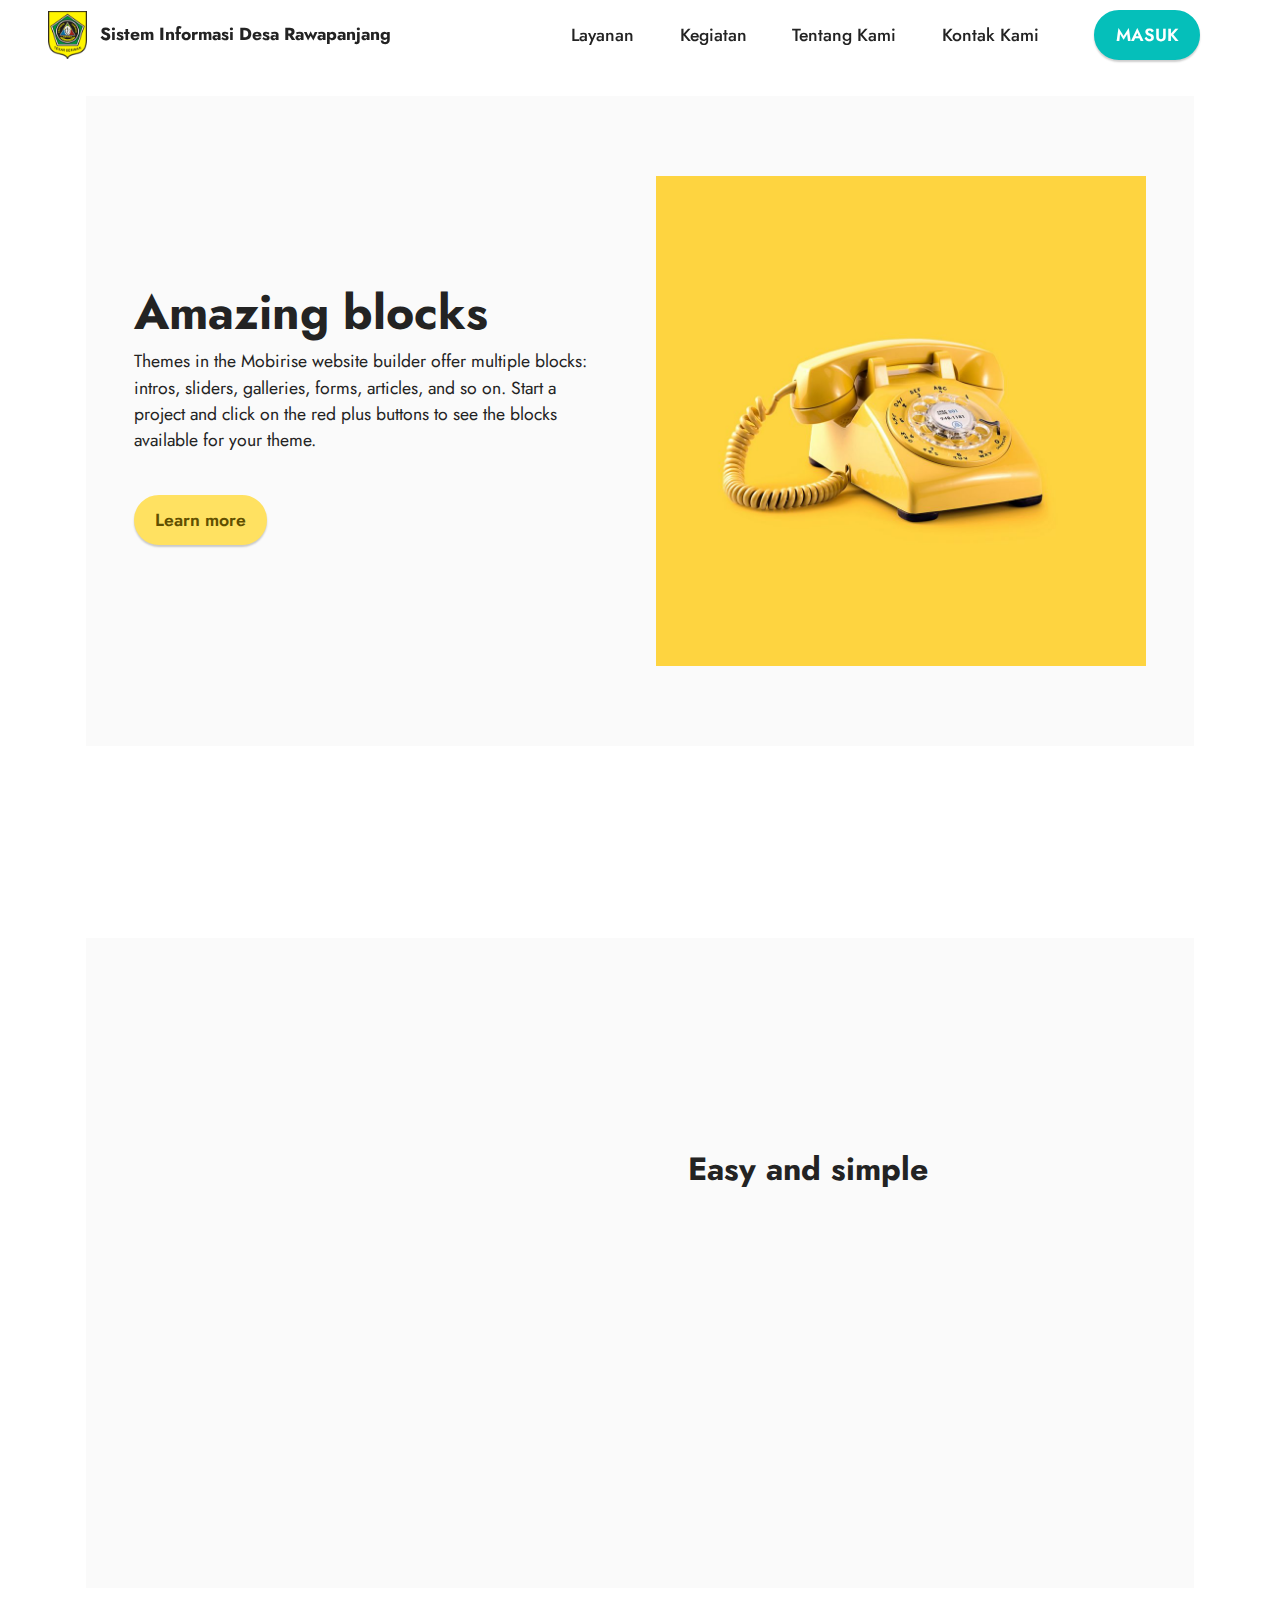
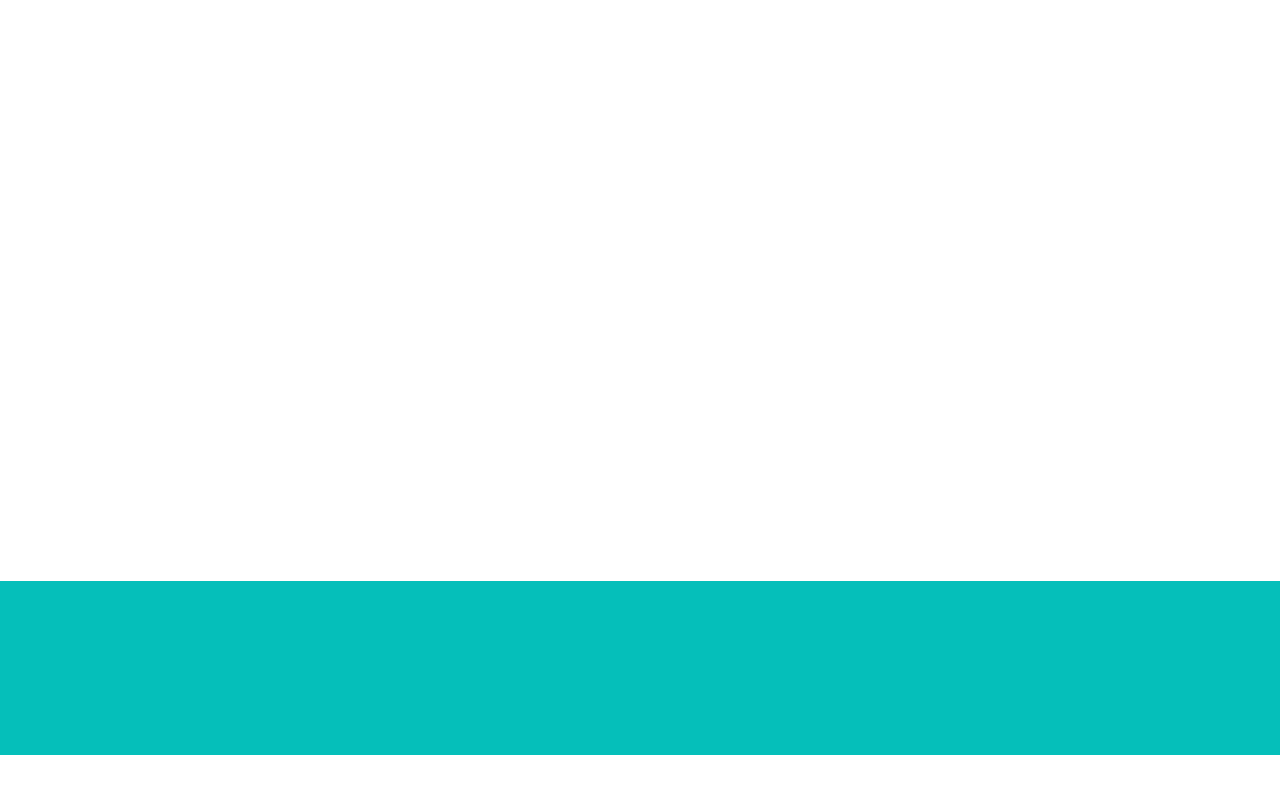
<file: public/style/page2.html>
<!DOCTYPE html>
<html  >
<head>
  <!-- Site made with Mobirise Website Builder v5.4.1, https://mobirise.com -->
  <meta charset="UTF-8">
  <meta http-equiv="X-UA-Compatible" content="IE=edge">
  <meta name="generator" content="Mobirise v5.4.1, mobirise.com">
  <meta name="viewport" content="width=device-width, initial-scale=1, minimum-scale=1">
  <link rel="shortcut icon" href="assets/images/logo-atau-lambang-kabupaten-bogor-transparan-png-96x119.png" type="image/x-icon">
  <meta name="description" content="">
  
  
  <title>Gallery</title>
  <link rel="stylesheet" href="assets/web/assets/mobirise-icons2/mobirise2.css">
  <link rel="stylesheet" href="assets/bootstrap/css/bootstrap.min.css">
  <link rel="stylesheet" href="assets/bootstrap/css/bootstrap-grid.min.css">
  <link rel="stylesheet" href="assets/bootstrap/css/bootstrap-reboot.min.css">
  <link rel="stylesheet" href="assets/animatecss/animate.css">
  <link rel="stylesheet" href="assets/dropdown/css/style.css">
  <link rel="stylesheet" href="assets/socicon/css/styles.css">
  <link rel="stylesheet" href="assets/theme/css/style.css">
  <link rel="preload" href="https://fonts.googleapis.com/css?family=Jost:100,200,300,400,500,600,700,800,900,100i,200i,300i,400i,500i,600i,700i,800i,900i&display=swap" as="style" onload="this.onload=null;this.rel='stylesheet'">
  <noscript><link rel="stylesheet" href="https://fonts.googleapis.com/css?family=Jost:100,200,300,400,500,600,700,800,900,100i,200i,300i,400i,500i,600i,700i,800i,900i&display=swap"></noscript>
  <link rel="preload" as="style" href="assets/mobirise/css/mbr-additional.css"><link rel="stylesheet" href="assets/mobirise/css/mbr-additional.css" type="text/css">
  
  
  
  
</head>
<body>
  
  <section data-bs-version="5.1" class="menu menu2 cid-sNkChMy3A4" once="menu" id="menu2-b">
    
    <nav class="navbar navbar-dropdown navbar-fixed-top navbar-expand-lg">
        <div class="container-fluid">
            <div class="navbar-brand">
                <span class="navbar-logo">
                    <a href="index.html">
                        <img src="assets/images/logo-atau-lambang-kabupaten-bogor-transparan-png-96x119.png" alt="Mobirise" style="height: 3rem;">
                    </a>
                </span>
                <span class="navbar-caption-wrap"><a class="navbar-caption text-black text-primary display-4" href="index.html">Sistem Informasi Desa Rawapanjang<br></a></span>
            </div>
            <button class="navbar-toggler" type="button" data-toggle="collapse" data-bs-toggle="collapse" data-target="#navbarSupportedContent" data-bs-target="#navbarSupportedContent" aria-controls="navbarNavAltMarkup" aria-expanded="false" aria-label="Toggle navigation">
                <div class="hamburger">
                    <span></span>
                    <span></span>
                    <span></span>
                    <span></span>
                </div>
            </button>
            <div class="collapse navbar-collapse" id="navbarSupportedContent">
                <ul class="navbar-nav nav-dropdown" data-app-modern-menu="true"><li class="nav-item"><a class="nav-link link text-black text-primary show display-4" href="page4.html" data-bs-auto-close="outside" aria-expanded="true">Layanan</a></li><li class="nav-item"><a class="nav-link link text-black text-primary show display-4" href="page2.html" data-bs-auto-close="outside" aria-expanded="true">Kegiatan</a></li><li class="nav-item"><a class="nav-link link text-black text-primary show display-4" href="page7.html" data-bs-auto-close="outside" aria-expanded="true">Tentang Kami</a></li>
                    
                    <li class="nav-item"><a class="nav-link link text-black text-primary display-4" href="page3.html">Kontak Kami</a></li></ul>
                
                <div class="navbar-buttons mbr-section-btn"><a class="btn btn-primary display-4" href="https://mobiri.se">MASUK</a></div>
            </div>
        </div>
    </nav>
</section>

<section data-bs-version="5.1" class="features15 cid-tJx236q3ev" id="features16-1v">

    

    
    <div class="container">
        <div class="content-wrapper">
            <div class="row align-items-center">
                <div class="col-12 col-lg">
                    <div class="text-wrapper">
                        <h6 class="card-title mbr-fonts-style display-2">
                            <strong>Amazing blocks</strong>
                        </h6>
                        <p class="mbr-text mbr-fonts-style mb-4 display-4">
                            Themes in the Mobirise website builder offer multiple blocks: intros, sliders, galleries, forms, articles, and so on. Start a project and click on the red plus buttons to see the blocks available for your theme.</p>
                        <div class="mbr-section-btn mt-3"><a class="btn btn-warning display-4" href="page9.html">Learn more</a></div>
                    </div>
                </div>
                <div class="col-12 col-lg-6">
                    <div class="image-wrapper">
                        <img src="assets/images/sq2.jpg" alt="Mobirise">
                    </div>
                </div>
            </div>
        </div>
    </div>
</section>

<section data-bs-version="5.1" class="features16 cid-tJx23zAlPN" id="features17-1w">
    

    
    <div class="container">
        <div class="content-wrapper">
            <div class="row align-items-center">
                <div class="col-12 col-lg-6">
                    <div class="image-wrapper">
                        <img src="assets/images/sq1.jpg" alt="Mobirise">
                    </div>
                </div>
                <div class="col-12 col-lg">
                    <div class="text-wrapper">
                        <h6 class="card-title mbr-fonts-style display-5">
                            <strong>Easy and simple</strong>
                        </h6>
                        <p class="mbr-text mbr-fonts-style mb-4 display-4">
                            All sites you create with the Mobirise web builder are mobile-friendly natively. No special actions required. You can preview your site inside the app. Check the icons on the top.</p>
                        <div class="mbr-section-btn mt-3"><a class="btn btn-primary display-4" href="page9.html">
                                Learn more
                            </a></div>
                    </div>
                </div>
            </div>
        </div>
    </div>
</section>

<section data-bs-version="5.1" class="testimonials2 cid-sNkHpvDbMt" id="testimonials2-f">
    
    
    <div class="container">
        <h3 class="mbr-section-title mbr-fonts-style align-center mb-4 display-2">
            <strong>Testimonials</strong>
        </h3>
        <div class="row justify-content-center">
            <div class="card col-12 col-md-6">
                <p class="mbr-text mbr-fonts-style mb-4 display-7">Themes in the Mobirise website builder offer multiple blocks: intros, sliders, galleries, forms, articles, and so on. Start a project and click on the red plus buttons to see the blocks available for your theme.</p>
                <div class="d-flex mb-md-0 mb-4">
                    <div class="image-wrapper">
                        <img src="assets/images/team1.jpg" alt="Mobirise">
                    </div>
                    <div class="text-wrapper">
                        <p class="name mbr-fonts-style mb-1 display-4">
                            <strong>Martin Smith</strong>
                        </p>
                        <p class="position mbr-fonts-style display-4">
                            <strong>Client</strong>
                        </p>
                    </div>
                </div>
            </div>
            <div class="card col-12 col-md-6">
                <p class="mbr-text mbr-fonts-style mb-4 display-7">You can have multiple pages in each project in Mobirise website builder software. Don't forget to set links to your pages after creating them. You can use menu blocks to create navigation for your site visitors.</p>
                <div class="d-flex mb-md-0 mb-4">
                    <div class="image-wrapper">
                        <img src="assets/images/team2.jpg" alt="Mobirise">
                    </div>
                    <div class="text-wrapper">
                        <p class="name mbr-fonts-style mb-1 display-4">
                            <strong>Jessica Brown</strong>
                        </p>
                        <p class="position mbr-fonts-style display-4">
                            <strong>Client</strong>
                        </p>
                    </div>
                </div>
            </div>
        </div>
    </div>
</section>

<section data-bs-version="5.1" class="footer3 cid-sNkDYr76ua" once="footers" id="footer3-c">

    

    

    <div class="container">
        <div class="media-container-row align-center mbr-white">
            <div class="row row-links">
                <ul class="foot-menu">
                    
                    
                    
                    
                    
                <li class="foot-menu-item mbr-fonts-style display-7">Tentang Kami</li><li class="foot-menu-item mbr-fonts-style display-7">Infografis</li><li class="foot-menu-item mbr-fonts-style display-7">Galeri</li><li class="foot-menu-item mbr-fonts-style display-7">Hubungi Kami</li></ul>
            </div>
            <div class="row social-row">
                <div class="social-list align-right pb-2">
                    
                    
                    
                    
                    
                    
                <div class="soc-item">
                        <a href="https://instagram.com/uk.aaaz" target="_blank">
                            <span class="mbr-iconfont mbr-iconfont-social socicon-instagram socicon"></span>
                        </a>
                    </div><div class="soc-item">
                        <a href="https://www.linkedin.com/in/riyadhraihan/" target="_blank">
                            <span class="mbr-iconfont mbr-iconfont-social socicon-linkedin socicon"></span>
                        </a>
                    </div><div class="soc-item">
                        <a href="https://wa.me/082114118591" target="_blank">
                            <span class="mbr-iconfont mbr-iconfont-social socicon-whatsapp socicon"></span>
                        </a>
                    </div></div>
            </div>
            <div class="row row-copirayt">
                <p class="mbr-text mb-0 mbr-fonts-style mbr-white align-center display-7">
                    © Copyright 2025 Sistem Informasi Desa. All Rights Reserved.
                </p>
            </div>
        </div>
    </div>
</section><section style="background-color: #fff; font-family: -apple-system, BlinkMacSystemFont, 'Segoe UI', 'Roboto', 'Helvetica Neue', Arial, sans-serif; color:#aaa; font-size:12px; padding: 0; align-items: center; display: flex;"><a href="https://mobirise.site/e" style="flex: 1 1; height: 3rem; padding-left: 1rem;"></a><p style="flex: 0 0 auto; margin:0; padding-right:1rem;">Mobirise free builder - <a href="https://mobirise.site/p" style="color:#aaa;">Find more</a></p></section><script src="assets/bootstrap/js/bootstrap.bundle.min.js"></script>  <script src="assets/smoothscroll/smooth-scroll.js"></script>  <script src="assets/ytplayer/index.js"></script>  <script src="assets/dropdown/js/navbar-dropdown.js"></script>  <script src="assets/theme/js/script.js"></script>  
  
  
 <div id="scrollToTop" class="scrollToTop mbr-arrow-up"><a style="text-align: center;"><i class="mbr-arrow-up-icon mbr-arrow-up-icon-cm cm-icon cm-icon-smallarrow-up"></i></a></div>
    <input name="animation" type="hidden">
  </body>
</html>
</file>
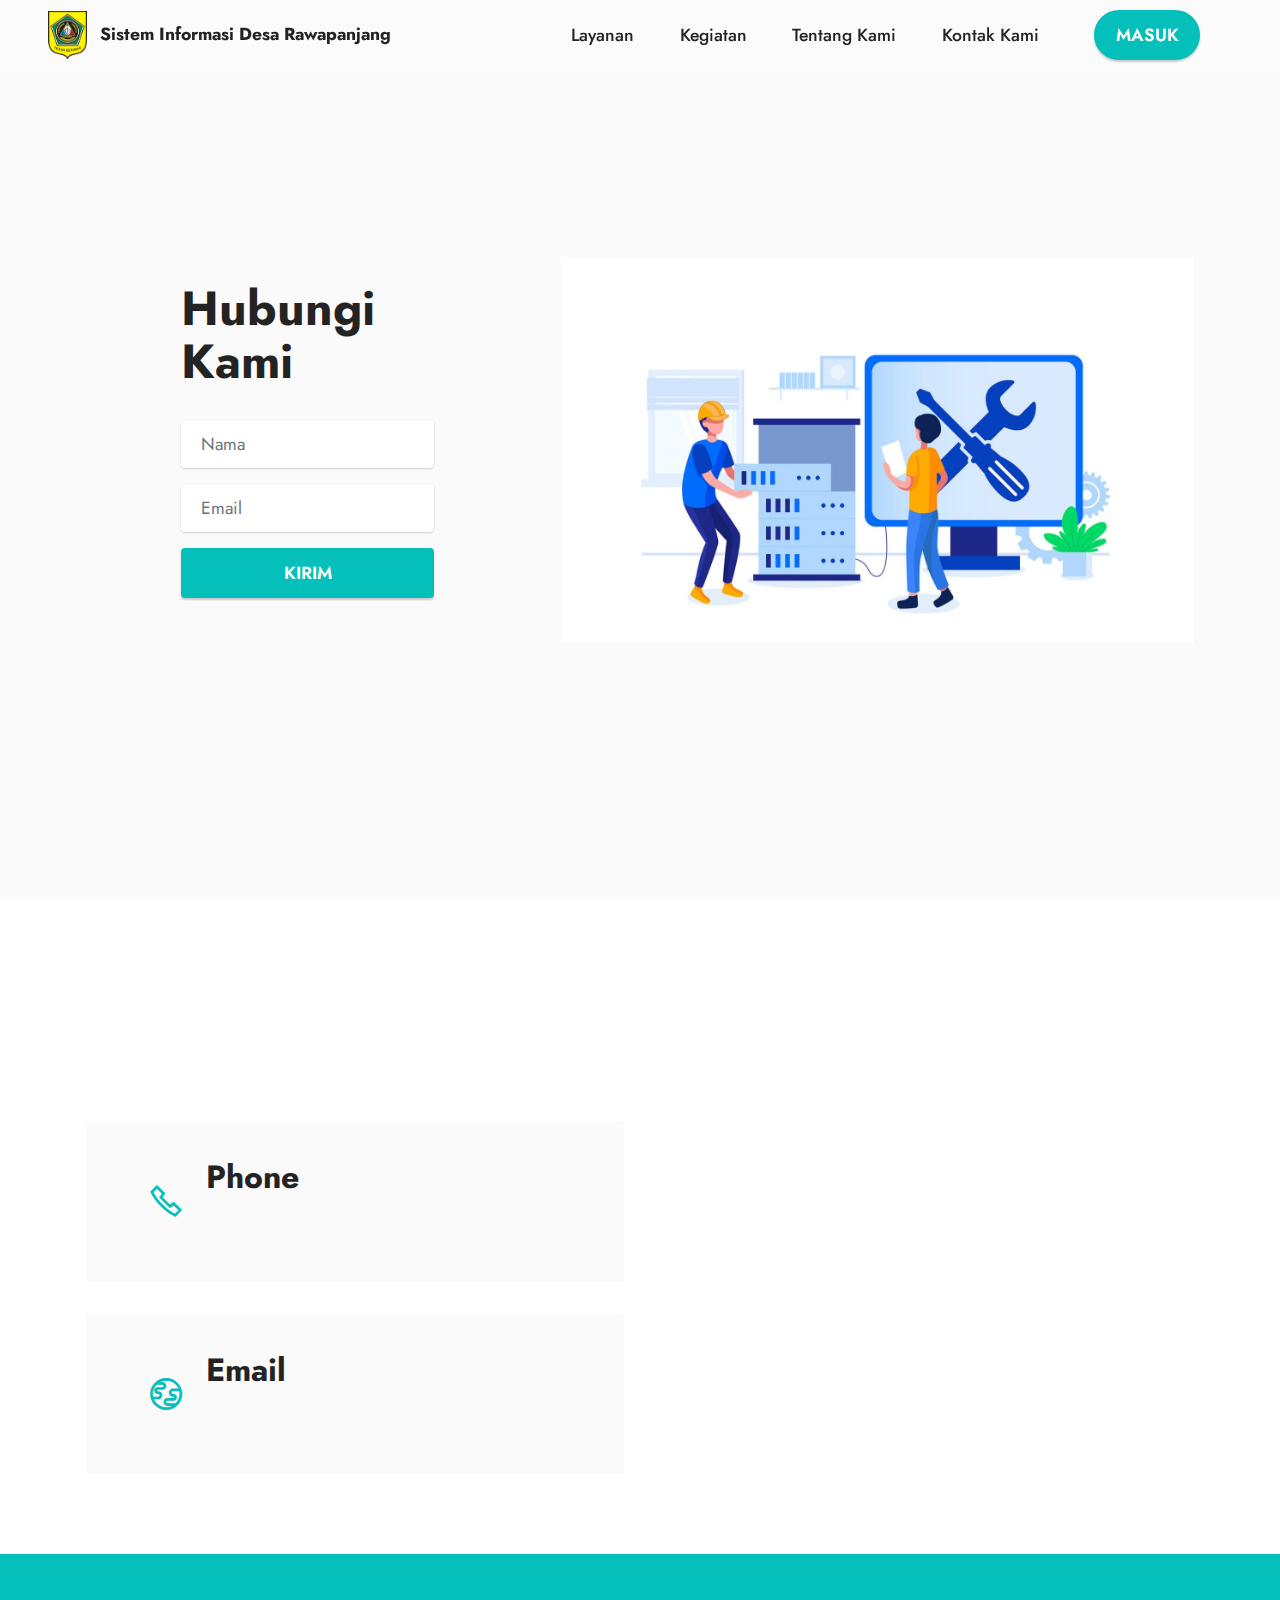
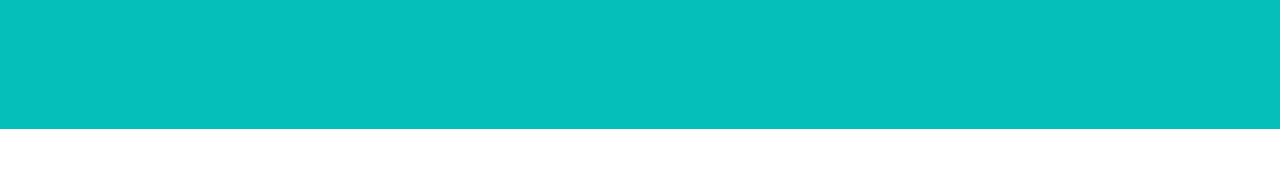
<file: public/style/page3.html>
<!DOCTYPE html>
<html  >
<head>
  <!-- Site made with Mobirise Website Builder v5.4.1, https://mobirise.com -->
  <meta charset="UTF-8">
  <meta http-equiv="X-UA-Compatible" content="IE=edge">
  <meta name="generator" content="Mobirise v5.4.1, mobirise.com">
  <meta name="viewport" content="width=device-width, initial-scale=1, minimum-scale=1">
  <link rel="shortcut icon" href="assets/images/logo-atau-lambang-kabupaten-bogor-transparan-png-96x119.png" type="image/x-icon">
  <meta name="description" content="">
  
  
  <title>Contact</title>
  <link rel="stylesheet" href="assets/web/assets/mobirise-icons2/mobirise2.css">
  <link rel="stylesheet" href="assets/bootstrap/css/bootstrap.min.css">
  <link rel="stylesheet" href="assets/bootstrap/css/bootstrap-grid.min.css">
  <link rel="stylesheet" href="assets/bootstrap/css/bootstrap-reboot.min.css">
  <link rel="stylesheet" href="assets/animatecss/animate.css">
  <link rel="stylesheet" href="assets/dropdown/css/style.css">
  <link rel="stylesheet" href="assets/socicon/css/styles.css">
  <link rel="stylesheet" href="assets/theme/css/style.css">
  <link rel="preload" href="https://fonts.googleapis.com/css?family=Jost:100,200,300,400,500,600,700,800,900,100i,200i,300i,400i,500i,600i,700i,800i,900i&display=swap" as="style" onload="this.onload=null;this.rel='stylesheet'">
  <noscript><link rel="stylesheet" href="https://fonts.googleapis.com/css?family=Jost:100,200,300,400,500,600,700,800,900,100i,200i,300i,400i,500i,600i,700i,800i,900i&display=swap"></noscript>
  <link rel="preload" as="style" href="assets/mobirise/css/mbr-additional.css"><link rel="stylesheet" href="assets/mobirise/css/mbr-additional.css" type="text/css">
  
  
  
  
</head>
<body>
  
  <section data-bs-version="5.1" class="menu menu2 cid-sNkChMy3A4" once="menu" id="menu2-g">
    
    <nav class="navbar navbar-dropdown navbar-fixed-top navbar-expand-lg">
        <div class="container-fluid">
            <div class="navbar-brand">
                <span class="navbar-logo">
                    <a href="index.html">
                        <img src="assets/images/logo-atau-lambang-kabupaten-bogor-transparan-png-96x119.png" alt="Mobirise" style="height: 3rem;">
                    </a>
                </span>
                <span class="navbar-caption-wrap"><a class="navbar-caption text-black text-primary display-4" href="index.html">Sistem Informasi Desa Rawapanjang<br></a></span>
            </div>
            <button class="navbar-toggler" type="button" data-toggle="collapse" data-bs-toggle="collapse" data-target="#navbarSupportedContent" data-bs-target="#navbarSupportedContent" aria-controls="navbarNavAltMarkup" aria-expanded="false" aria-label="Toggle navigation">
                <div class="hamburger">
                    <span></span>
                    <span></span>
                    <span></span>
                    <span></span>
                </div>
            </button>
            <div class="collapse navbar-collapse" id="navbarSupportedContent">
                <ul class="navbar-nav nav-dropdown" data-app-modern-menu="true"><li class="nav-item"><a class="nav-link link text-black text-primary show display-4" href="page4.html" data-bs-auto-close="outside" aria-expanded="true">Layanan</a></li><li class="nav-item"><a class="nav-link link text-black text-primary show display-4" href="page2.html" data-bs-auto-close="outside" aria-expanded="true">Kegiatan</a></li><li class="nav-item"><a class="nav-link link text-black text-primary show display-4" href="page7.html" data-bs-auto-close="outside" aria-expanded="true">Tentang Kami</a></li>
                    
                    <li class="nav-item"><a class="nav-link link text-black text-primary display-4" href="page3.html">Kontak Kami</a></li></ul>
                
                <div class="navbar-buttons mbr-section-btn"><a class="btn btn-primary display-4" href="https://mobiri.se">MASUK</a></div>
            </div>
        </div>
    </nav>
</section>

<section data-bs-version="5.1" class="form4 cid-sNkHI4fAvk mbr-fullscreen" id="form4-i">

    

    

    <div class="container">
        <div class="row content-wrapper justify-content-center">
            <div class="col-lg-3 offset-lg-1 mbr-form" data-form-type="formoid">
                <form action="https://mobirise.eu/" method="POST" class="mbr-form form-with-styler" data-form-title="Form Name"><input type="hidden" name="email" data-form-email="true" value="iL8EajWlli8u4FZTHZMWVunnrH3ZifayD+l3m8YdBOy6adkwRkFXyFEEEhfW/p9cImmcx1nJul4IhDtn8H1blSnH35Iy/5yvPcZaQK6JQA3+/AhPro5+GTCPt9GmhQGQ">
                    <div class="row">
                        <div hidden="hidden" data-form-alert="" class="alert alert-success col-12">Terimakasih Telah Menghubungi Kami</div>
                        <div hidden="hidden" data-form-alert-danger="" class="alert alert-danger col-12">Oops...! some
                            problem!</div>
                    </div>
                    <div class="dragArea row">
                        <div class="col-lg-12 col-md-12 col-sm-12">
                            <h1 class="mbr-section-title mb-4 display-2"><strong>Hubungi Kami</strong></h1>
                        </div>
                        <div class="col-lg-12 col-md-12 col-sm-12">
                            
                        </div>
                        <div class="col-lg-12 col-md col-12 form-group mb-3" data-for="name">
                            <input type="text" name="name" placeholder="Nama" data-form-field="name" class="form-control" value="" id="name-form4-i">
                        </div>
                        <div class="col-lg-12 col-md col-12 form-group mb-3" data-for="email">
                            <input type="email" name="email" placeholder="Email" data-form-field="email" class="form-control" value="" id="email-form4-i">
                        </div>
                        <div class="col-12 col-md-auto mbr-section-btn"><button type="submit" class="btn btn-primary display-4">KIRIM</button></div>
                    </div>
                </form>
            </div>
            <div class="col-lg-7 offset-lg-1 col-12">
                <div class="image-wrapper">
                    <img class="w-100" src="assets/images/2fe98f89145159.5debbc0306d3f-1476x1115.jpeg" alt="Mobirise">
                </div>
            </div>
        </div>
    </div>
</section>

<section data-bs-version="5.1" class="contacts3 map1 cid-tJwXf1BRAP" id="contacts3-1m">

    
    
    <div class="container">
        <div class="mbr-section-head">
            <h3 class="mbr-section-title mbr-fonts-style align-center mb-0 display-2">
                <strong>Contacts</strong>
            </h3>
            <h4 class="mbr-section-subtitle mbr-fonts-style align-center mb-0 mt-2 display-5">
                Contacts Subtitle
            </h4>
        </div>
        <div class="row justify-content-center mt-4">
            <div class="card col-12 col-md-6">
                <div class="card-wrapper">
                    <div class="image-wrapper">
                        <span class="mbr-iconfont mobi-mbri-phone mobi-mbri"></span>
                    </div>
                    <div class="text-wrapper">
                        <h6 class="card-title mbr-fonts-style mb-1 display-5">
                            <strong>Phone</strong>
                        </h6>
                        <p class="mbr-text mbr-fonts-style display-7">
                            <a href="tel:+12345678910" class="text-primary">0 (800) 123 45 67</a>
                        </p>
                    </div>
                </div>
                <div class="card-wrapper">
                    <div class="image-wrapper">
                        <span class="mbr-iconfont mobi-mbri-globe mobi-mbri"></span>
                    </div>
                    <div class="text-wrapper">
                        <h6 class="card-title mbr-fonts-style mb-1 display-5">
                            <strong>Email</strong>
                        </h6>
                        <p class="mbr-text mbr-fonts-style display-7">
                            <a href="mailto:info@site.com" class="text-primary">info@site.com</a>
                        </p>
                    </div>
                </div>
            </div>
            <div class="map-wrapper col-12 col-md-6">
                <div class="google-map"><iframe frameborder="0" style="border:0" src="https://www.google.com/maps/embed?pb=!1m18!1m12!1m3!1d3964.530212574736!2d106.80568867580769!3d-6.454296163112364!2m3!1f0!2f0!3f0!3m2!1i1024!2i768!4f13.1!3m3!1m2!1s0x2e69e9fa8f640657%3A0xfc7513c94fa3bacb!2sKelurahan%20Desa%20Rawapanjang!5e0!3m2!1sid!2sid!4v1688919847747!5m2!1sid!2sid" allowfullscreen=""></iframe></div>
            </div>
        </div>
    </div>
</section>

<section data-bs-version="5.1" class="footer3 cid-sNkDYr76ua" once="footers" id="footer3-h">

    

    

    <div class="container">
        <div class="media-container-row align-center mbr-white">
            <div class="row row-links">
                <ul class="foot-menu">
                    
                    
                    
                    
                    
                <li class="foot-menu-item mbr-fonts-style display-7">Tentang Kami</li><li class="foot-menu-item mbr-fonts-style display-7">Infografis</li><li class="foot-menu-item mbr-fonts-style display-7">Galeri</li><li class="foot-menu-item mbr-fonts-style display-7">Hubungi Kami</li></ul>
            </div>
            <div class="row social-row">
                <div class="social-list align-right pb-2">
                    
                    
                    
                    
                    
                    
                <div class="soc-item">
                        <a href="https://instagram.com/uk.aaaz" target="_blank">
                            <span class="mbr-iconfont mbr-iconfont-social socicon-instagram socicon"></span>
                        </a>
                    </div><div class="soc-item">
                        <a href="https://www.linkedin.com/in/riyadhraihan/" target="_blank">
                            <span class="mbr-iconfont mbr-iconfont-social socicon-linkedin socicon"></span>
                        </a>
                    </div><div class="soc-item">
                        <a href="https://wa.me/082114118591" target="_blank">
                            <span class="mbr-iconfont mbr-iconfont-social socicon-whatsapp socicon"></span>
                        </a>
                    </div></div>
            </div>
            <div class="row row-copirayt">
                <p class="mbr-text mb-0 mbr-fonts-style mbr-white align-center display-7">
                    © Copyright 2025 Sistem Informasi Desa. All Rights Reserved.
                </p>
            </div>
        </div>
    </div>
</section><section style="background-color: #fff; font-family: -apple-system, BlinkMacSystemFont, 'Segoe UI', 'Roboto', 'Helvetica Neue', Arial, sans-serif; color:#aaa; font-size:12px; padding: 0; align-items: center; display: flex;"><a href="https://mobirise.site/t" style="flex: 1 1; height: 3rem; padding-left: 1rem;"></a><p style="flex: 0 0 auto; margin:0; padding-right:1rem;">Web page <a href="https://mobirise.site/f" style="color:#aaa;">was made</a> with Mobirise</p></section><script src="assets/bootstrap/js/bootstrap.bundle.min.js"></script>  <script src="assets/smoothscroll/smooth-scroll.js"></script>  <script src="assets/ytplayer/index.js"></script>  <script src="assets/dropdown/js/navbar-dropdown.js"></script>  <script src="assets/theme/js/script.js"></script>  <script src="assets/formoid/formoid.min.js"></script>  
  
  
 <div id="scrollToTop" class="scrollToTop mbr-arrow-up"><a style="text-align: center;"><i class="mbr-arrow-up-icon mbr-arrow-up-icon-cm cm-icon cm-icon-smallarrow-up"></i></a></div>
    <input name="animation" type="hidden">
  </body>
</html>
</file>
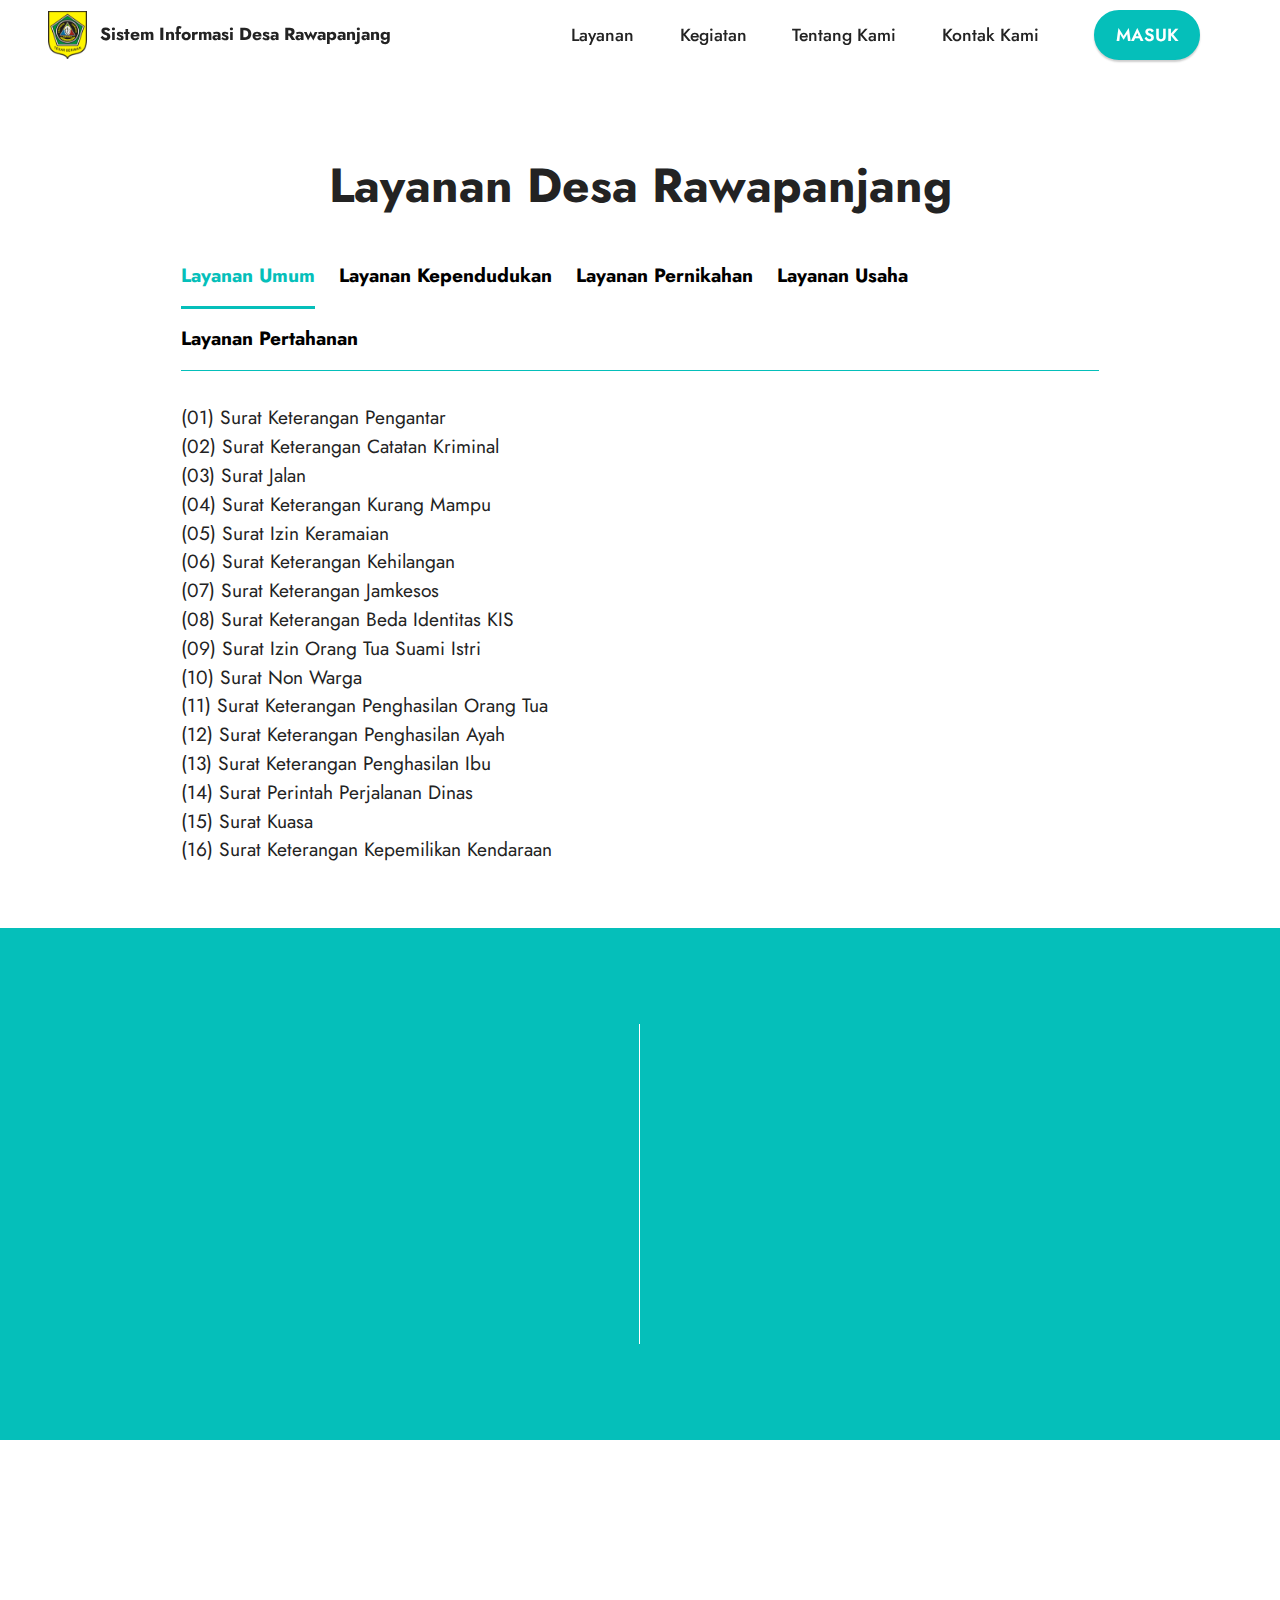
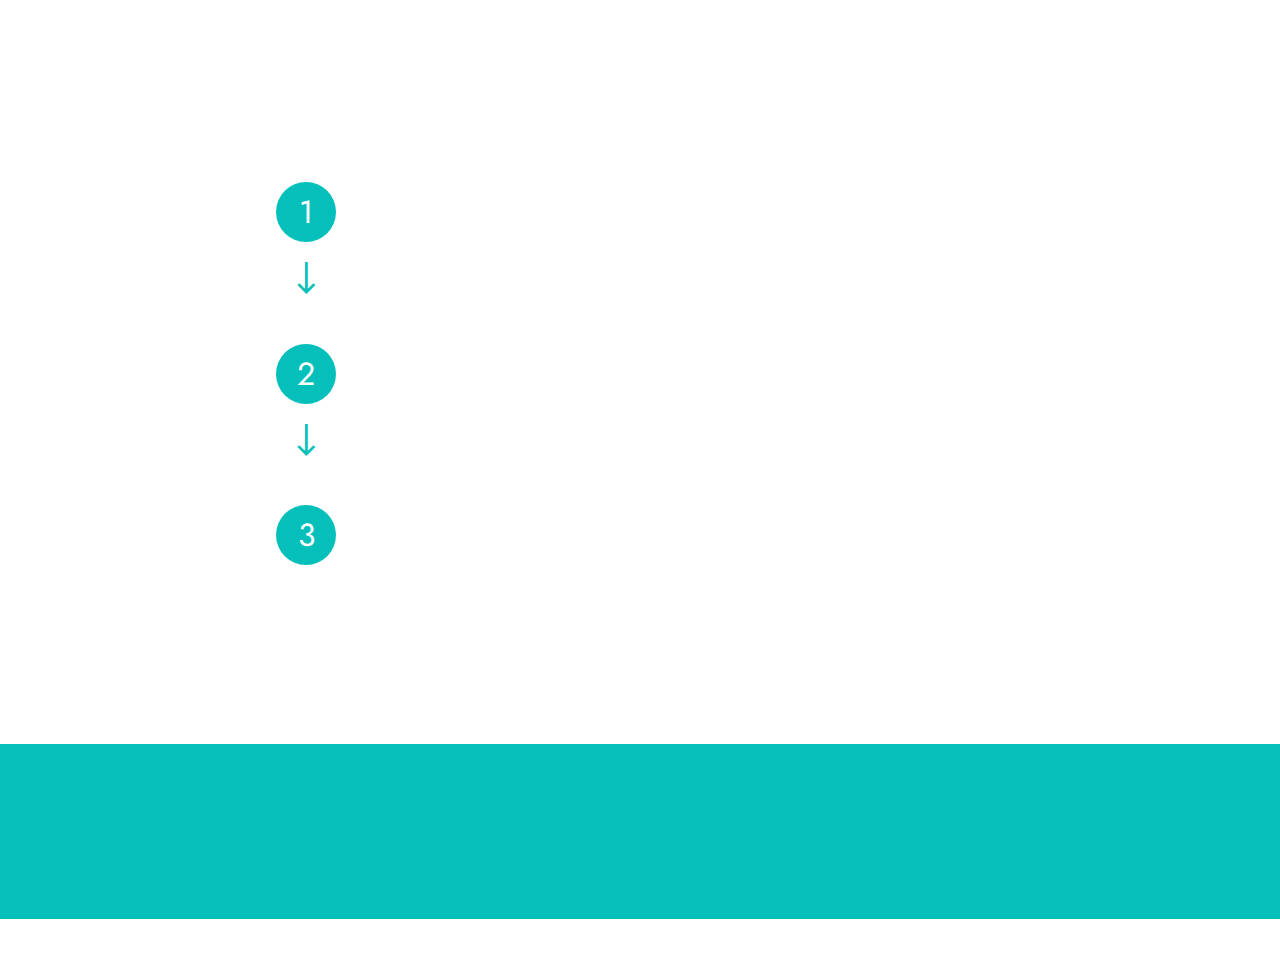
<file: public/style/page4.html>
<!DOCTYPE html>
<html  >
<head>
  <!-- Site made with Mobirise Website Builder v5.4.1, https://mobirise.com -->
  <meta charset="UTF-8">
  <meta http-equiv="X-UA-Compatible" content="IE=edge">
  <meta name="generator" content="Mobirise v5.4.1, mobirise.com">
  <meta name="viewport" content="width=device-width, initial-scale=1, minimum-scale=1">
  <link rel="shortcut icon" href="assets/images/logo-atau-lambang-kabupaten-bogor-transparan-png-96x119.png" type="image/x-icon">
  <meta name="description" content="">
  
  
  <title>Layanan</title>
  <link rel="stylesheet" href="assets/web/assets/mobirise-icons2/mobirise2.css">
  <link rel="stylesheet" href="assets/bootstrap/css/bootstrap.min.css">
  <link rel="stylesheet" href="assets/bootstrap/css/bootstrap-grid.min.css">
  <link rel="stylesheet" href="assets/bootstrap/css/bootstrap-reboot.min.css">
  <link rel="stylesheet" href="assets/animatecss/animate.css">
  <link rel="stylesheet" href="assets/dropdown/css/style.css">
  <link rel="stylesheet" href="assets/socicon/css/styles.css">
  <link rel="stylesheet" href="assets/theme/css/style.css">
  <link rel="preload" href="https://fonts.googleapis.com/css?family=Jost:100,200,300,400,500,600,700,800,900,100i,200i,300i,400i,500i,600i,700i,800i,900i&display=swap" as="style" onload="this.onload=null;this.rel='stylesheet'">
  <noscript><link rel="stylesheet" href="https://fonts.googleapis.com/css?family=Jost:100,200,300,400,500,600,700,800,900,100i,200i,300i,400i,500i,600i,700i,800i,900i&display=swap"></noscript>
  <link rel="preload" as="style" href="assets/mobirise/css/mbr-additional.css"><link rel="stylesheet" href="assets/mobirise/css/mbr-additional.css" type="text/css">
  
  
  
  
</head>
<body>
  
  <section data-bs-version="5.1" class="menu menu2 cid-sNkChMy3A4" once="menu" id="menu2-j">
    
    <nav class="navbar navbar-dropdown navbar-fixed-top navbar-expand-lg">
        <div class="container-fluid">
            <div class="navbar-brand">
                <span class="navbar-logo">
                    <a href="index.html">
                        <img src="assets/images/logo-atau-lambang-kabupaten-bogor-transparan-png-96x119.png" alt="Mobirise" style="height: 3rem;">
                    </a>
                </span>
                <span class="navbar-caption-wrap"><a class="navbar-caption text-black text-primary display-4" href="index.html">Sistem Informasi Desa Rawapanjang<br></a></span>
            </div>
            <button class="navbar-toggler" type="button" data-toggle="collapse" data-bs-toggle="collapse" data-target="#navbarSupportedContent" data-bs-target="#navbarSupportedContent" aria-controls="navbarNavAltMarkup" aria-expanded="false" aria-label="Toggle navigation">
                <div class="hamburger">
                    <span></span>
                    <span></span>
                    <span></span>
                    <span></span>
                </div>
            </button>
            <div class="collapse navbar-collapse" id="navbarSupportedContent">
                <ul class="navbar-nav nav-dropdown" data-app-modern-menu="true"><li class="nav-item"><a class="nav-link link text-black text-primary show display-4" href="page4.html" data-bs-auto-close="outside" aria-expanded="true">Layanan</a></li><li class="nav-item"><a class="nav-link link text-black text-primary show display-4" href="page2.html" data-bs-auto-close="outside" aria-expanded="true">Kegiatan</a></li><li class="nav-item"><a class="nav-link link text-black text-primary show display-4" href="page7.html" data-bs-auto-close="outside" aria-expanded="true">Tentang Kami</a></li>
                    
                    <li class="nav-item"><a class="nav-link link text-black text-primary display-4" href="page3.html">Kontak Kami</a></li></ul>
                
                <div class="navbar-buttons mbr-section-btn"><a class="btn btn-primary display-4" href="https://mobiri.se">MASUK</a></div>
            </div>
        </div>
    </nav>
</section>

<section data-bs-version="5.1" class="tabs content18 cid-tJwUnyB48h" id="tabs1-1i">

    

    
    <div class="container">
        <div class="row justify-content-center">
            <div class="col-12 col-md-10">
                <h3 class="mbr-section-title mb-0 mbr-fonts-style display-2"><strong>Layanan Desa Rawapanjang</strong></h3>
                
            </div>
        </div>
        <div class="row justify-content-center mt-4">
            <div class="col-12 col-md-10">
                <ul class="nav nav-tabs mb-4" role="tablist">
                    <li class="nav-item first mbr-fonts-style"><a class="nav-link mbr-fonts-style show active display-7" role="tab" data-toggle="tab" data-bs-toggle="tab" href="#tabs1-1i_tab0" aria-selected="true"><strong>Layanan Umum</strong></a></li>
                    <li class="nav-item"><a class="nav-link mbr-fonts-style active display-7" role="tab" data-toggle="tab" data-bs-toggle="tab" href="#tabs1-1i_tab1" aria-selected="true"><strong>Layanan Kependudukan</strong></a></li>
                    <li class="nav-item"><a class="nav-link mbr-fonts-style active display-7" role="tab" data-toggle="tab" data-bs-toggle="tab" href="#tabs1-1i_tab2" aria-selected="true"><strong>Layanan Pernikahan</strong></a></li>
                    <li class="nav-item"><a class="nav-link mbr-fonts-style active display-7" role="tab" data-toggle="tab" data-bs-toggle="tab" href="#tabs1-1i_tab3" aria-selected="true"><strong>Layanan Usaha</strong></a></li>
                    <li class="nav-item"><a class="nav-link mbr-fonts-style active display-7" role="tab" data-toggle="tab" data-bs-toggle="tab" href="#tabs1-1i_tab4" aria-selected="true"><strong>Layanan Pertahanan</strong></a></li>
                    
                </ul>
                <div class="tab-content">
                    <div id="tab1" class="tab-pane in active" role="tabpanel">
                        <div class="row">
                            <div class="col-md-12">
                                <p class="mbr-text mbr-fonts-style display-7">(01) Surat Keterangan Pengantar
<br>(02) Surat Keterangan Catatan Kriminal
<br>(03) Surat Jalan
<br>(04) Surat Keterangan Kurang Mampu
<br>(05) Surat Izin Keramaian
<br>(06) Surat Keterangan Kehilangan
<br>(07) Surat Keterangan Jamkesos
<br>(08) Surat Keterangan Beda Identitas KIS
<br>(09) Surat Izin Orang Tua Suami Istri
<br>(10) Surat Non Warga
<br>(11) Surat Keterangan Penghasilan Orang Tua
<br>(12) Surat Keterangan Penghasilan Ayah
<br>(13) Surat Keterangan Penghasilan Ibu
<br>(14) Surat Perintah Perjalanan Dinas
<br>(15) Surat Kuasa
<br>(16) Surat Keterangan Kepemilikan Kendaraan<br>
                                </p>
                            </div>
                        </div>
                    </div>
                    <div id="tab2" class="tab-pane" role="tabpanel">
                        <div class="row">
                            <div class="col-md-12">
                                <p class="mbr-text mbr-fonts-style display-7">(01) Surat Keterangan Penduduk
<br>(02) Surat Biodata Penduduk
<br>(03) Surat Keterangan Pindah Penduduk
<br>(04) Surat Keterangan KTP Dalam Proses
<br>(05) Surat Keterangan Beda Nama
<br>(06) Surat Keterangan Kelahiran
<br>(07) Surat Permohonan Akta
<br>(08) Surat Pernyataan Akta
<br>(09) Surat Permohonan Duplikat Kelahiran
<br>(10) Surat Keterangan Kematian
<br>(11) Surat Keterangan Lahir Mati
<br>(12) Surat Permohonan Kartu Keluarga
<br>(13) Surat Permohonan Perubahan KK
<br>(14) Surat Keterangan Domisili</p>
                            </div>
                        </div>
                    </div>
                    <div id="tab3" class="tab-pane" role="tabpanel">
                        <div class="row">
                            <div class="col-md-12">
                                <p class="mbr-text mbr-fonts-style display-7">(01) Surat Keterangan Nikah
<br>(02) Surat Keterangan Pergi Kawin
<br>(03) Surat Keterangan Wali Hakim
<br>(04) Surat Permohonan Duplikat Surat Nikah
<br>(05) Surat Permohonan Cerai
<br>(06) Surat Keterangan Rujuk Cerai</p>
                            </div>
                        </div>
                    </div>
                    <div id="tab4" class="tab-pane" role="tabpanel">
                        <div class="row">
                            <div class="col-md-12">
                                <p class="mbr-text mbr-fonts-style display-7">(01) Surat Sporadik
<br>(02) Surat Permohonan Penerbitan Buku Pas Lintas
<br>(03) Surat Keterangan Kepemilikan Tanah</p>
                            </div>
                        </div>
                    </div>
                    <div id="tab5" class="tab-pane" role="tabpanel">
                        <div class="row">
                            <div class="col-md-12">
                                <p class="mbr-text mbr-fonts-style display-7">(01) Surat Keterangan Jual Beli
<br>(02) Surat Keterangan Usaha
<br>(03) Surat Keterangan Domisili Usaha
<br>(04) Surat Domisili Usaha Non Warga</p>
                            </div>
                        </div>
                    </div>
                    
                </div>
            </div>
        </div>
    </div>
</section>

<section data-bs-version="5.1" class="info2 cid-t0ScbfdBDQ" id="info2-l">
    
    
    <div class="align-center container-fluid">
        <div class="row justify-content-center">
            <div class="card col-12 col-lg-6">
                <div class="wrapper">
                    <h3 class="mbr-section-title mb-4 mbr-fonts-style display-5">
                        <strong>Layanan Desa</strong></h3>
                    <p class="mbr-text mb-4 mbr-fonts-style display-4">
                        Halaman ini ditunjukkan bagi RT/RW yang ingin mengurus terkait surat-menyurat, hal yang dapat dilakukan di halaman ini adalah surat pengantar untuk membuat surat ke desa</p>
                    <div class="mbr-section-btn"><a class="btn btn-white display-4" href="page10.html">Pilih Layanan</a></div>
                </div>
            </div>
            <div class="col-12 col-lg-6">
                <div class="wrapper">
                    <h3 class="mbr-section-title mbr-fonts-style mb-4 display-5"><strong>Pengaduan Nasional</strong></h3>
                    <p class="mbr-text mbr-fonts-style mb-4 display-4">
                        Halaman ini ditunjukkan bagi RT/RW yang ingin melakukan pengaduan mengenai hal yang menjadi penghambat dalam berjalannya proses, seperti pengaduan fasilitas maupun logistik</p>
                    <div class="mbr-section-btn"><a class="btn btn-white display-4" href="https://mobiri.se">PENGADUAN</a></div>
                </div>
            </div>
        </div>
    </div>
</section>

<section data-bs-version="5.1" class="features19 cid-tJwWUy4Okt" id="features20-1l">

    
    
    <div class="container">
        <div class="row justify-content-center">
            <div class="col-md-12 col-lg-9">
                <div class="card-wrapper pb-4">
                    <div class="card-box align-center">
                        <h4 class="card-title mbr-fonts-style mb-4 display-2">
                            <strong>Steps</strong>
                        </h4>
                        <p class="mbr-text mbr-fonts-style mb-4 display-7">
                            Mobirise is a free offline app for Windows and Mac to easily create small/medium websites,
                            landing pages, online resumes and portfolios. 2500+ beautiful website blocks, templates and
                            themes help you to start easily.</p>
                        
                    </div>
                </div>
            </div>
            <div class="col-12 col-md-8">
                <div class="item mbr-flex">
                    <div class="icon-box">
                        <span class="step-number mbr-fonts-style display-5">1</span>
                    </div>
                    <div class="text-box">
                        <h4 class="icon-title card-title mbr-black mbr-fonts-style display-7">
                            <strong>Specification</strong>
                        </h4>
                        <h5 class="icon-text mbr-black mbr-fonts-style display-4">Mobirise is perfect for non-techies who
                            are not familiar with
                            the intricacies of web development.</h5>
                    </div>
                </div>
                <div class="item mbr-flex">
                    <div class="icon-box">
                        <span class="step-number mbr-fonts-style display-5">2</span>
                    </div>
                    <div class="text-box">
                        <h4 class="icon-title card-title mbr-black mbr-fonts-style display-7">
                            <strong>Project Planning</strong>
                        </h4>
                        <h5 class="icon-text mbr-black mbr-fonts-style display-4">Mobirise is perfect for non-techies who
                            are not familiar with
                            the intricacies of web development.</h5>
                    </div>
                </div>
                <div class="item mbr-flex last">
                    <div class="icon-box">
                        <span class="step-number mbr-fonts-style display-5">3</span>
                    </div>
                    <div class="text-box">
                        <h4 class="icon-title card-title mbr-black mbr-fonts-style display-7">
                            <strong>Deployment</strong>
                        </h4>
                        <h5 class="icon-text mbr-black mbr-fonts-style display-4">Mobirise is perfect for non-techies who
                            are not familiar with
                            the intricacies of web development.</h5>
                    </div>
                </div>
                
                
                
                
                
                
                
            </div>
        </div>
    </div>
</section>

<section data-bs-version="5.1" class="footer3 cid-sNkDYr76ua" once="footers" id="footer3-k">

    

    

    <div class="container">
        <div class="media-container-row align-center mbr-white">
            <div class="row row-links">
                <ul class="foot-menu">
                    
                    
                    
                    
                    
                <li class="foot-menu-item mbr-fonts-style display-7">Tentang Kami</li><li class="foot-menu-item mbr-fonts-style display-7">Infografis</li><li class="foot-menu-item mbr-fonts-style display-7">Galeri</li><li class="foot-menu-item mbr-fonts-style display-7">Hubungi Kami</li></ul>
            </div>
            <div class="row social-row">
                <div class="social-list align-right pb-2">
                    
                    
                    
                    
                    
                    
                <div class="soc-item">
                        <a href="https://instagram.com/uk.aaaz" target="_blank">
                            <span class="mbr-iconfont mbr-iconfont-social socicon-instagram socicon"></span>
                        </a>
                    </div><div class="soc-item">
                        <a href="https://www.linkedin.com/in/riyadhraihan/" target="_blank">
                            <span class="mbr-iconfont mbr-iconfont-social socicon-linkedin socicon"></span>
                        </a>
                    </div><div class="soc-item">
                        <a href="https://wa.me/082114118591" target="_blank">
                            <span class="mbr-iconfont mbr-iconfont-social socicon-whatsapp socicon"></span>
                        </a>
                    </div></div>
            </div>
            <div class="row row-copirayt">
                <p class="mbr-text mb-0 mbr-fonts-style mbr-white align-center display-7">
                    © Copyright 2025 Sistem Informasi Desa. All Rights Reserved.
                </p>
            </div>
        </div>
    </div>
</section><section style="background-color: #fff; font-family: -apple-system, BlinkMacSystemFont, 'Segoe UI', 'Roboto', 'Helvetica Neue', Arial, sans-serif; color:#aaa; font-size:12px; padding: 0; align-items: center; display: flex;"><a href="https://mobirise.site/m" style="flex: 1 1; height: 3rem; padding-left: 1rem;"></a><p style="flex: 0 0 auto; margin:0; padding-right:1rem;">Designed with Mobirise - <a href="https://mobirise.site/l" style="color:#aaa;">Details here</a></p></section><script src="assets/bootstrap/js/bootstrap.bundle.min.js"></script>  <script src="assets/smoothscroll/smooth-scroll.js"></script>  <script src="assets/ytplayer/index.js"></script>  <script src="assets/mbr-tabs/mbr-tabs.js"></script>  <script src="assets/dropdown/js/navbar-dropdown.js"></script>  <script src="assets/theme/js/script.js"></script>  
  
  
 <div id="scrollToTop" class="scrollToTop mbr-arrow-up"><a style="text-align: center;"><i class="mbr-arrow-up-icon mbr-arrow-up-icon-cm cm-icon cm-icon-smallarrow-up"></i></a></div>
    <input name="animation" type="hidden">
  </body>
</html>
</file>
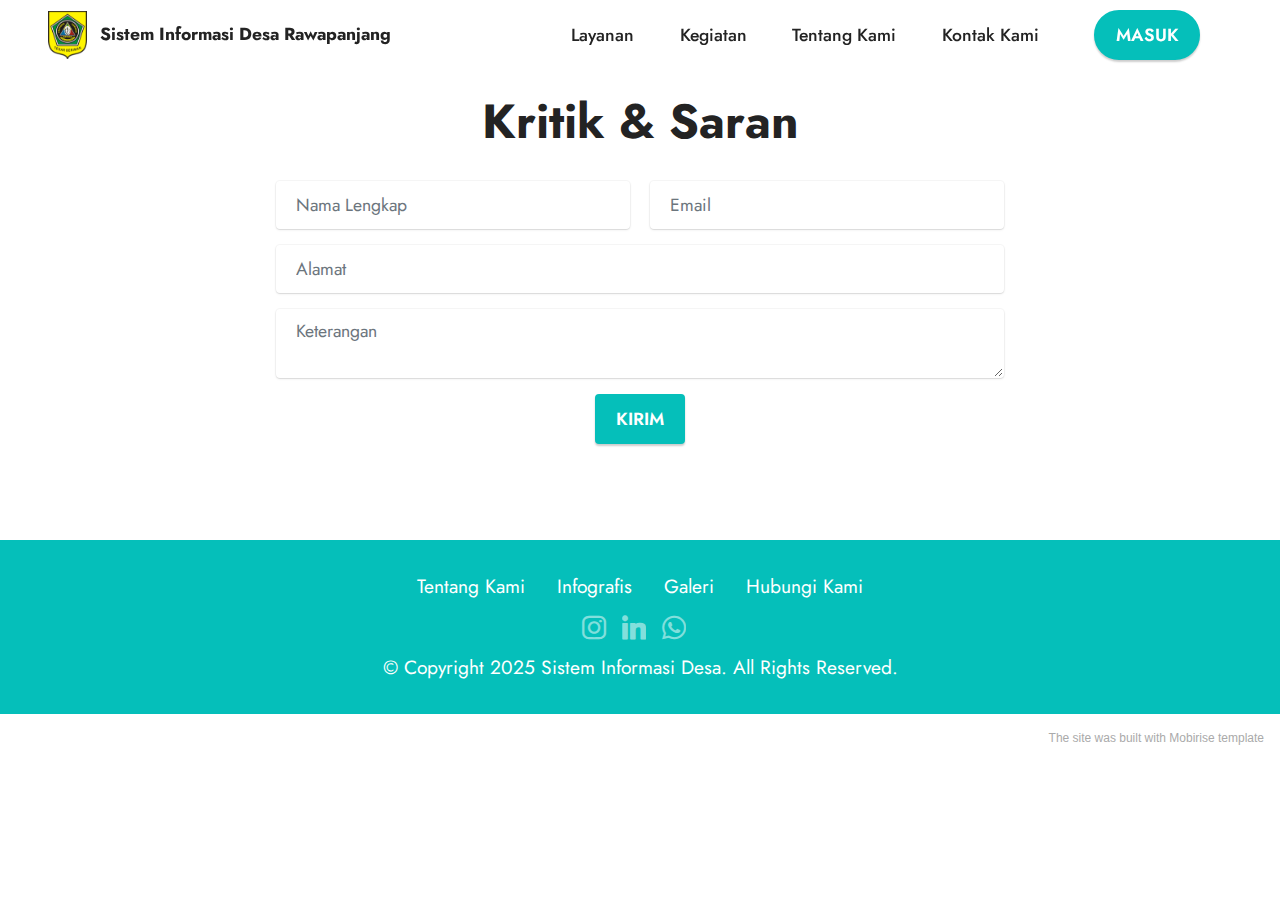
<file: public/style/page6.html>
<!DOCTYPE html>
<html  >
<head>
  <!-- Site made with Mobirise Website Builder v5.4.1, https://mobirise.com -->
  <meta charset="UTF-8">
  <meta http-equiv="X-UA-Compatible" content="IE=edge">
  <meta name="generator" content="Mobirise v5.4.1, mobirise.com">
  <meta name="viewport" content="width=device-width, initial-scale=1, minimum-scale=1">
  <link rel="shortcut icon" href="assets/images/logo-atau-lambang-kabupaten-bogor-transparan-png-96x119.png" type="image/x-icon">
  <meta name="description" content="">
  
  
  <title>Surat Pengantar</title>
  <link rel="stylesheet" href="assets/bootstrap/css/bootstrap.min.css">
  <link rel="stylesheet" href="assets/bootstrap/css/bootstrap-grid.min.css">
  <link rel="stylesheet" href="assets/bootstrap/css/bootstrap-reboot.min.css">
  <link rel="stylesheet" href="assets/animatecss/animate.css">
  <link rel="stylesheet" href="assets/dropdown/css/style.css">
  <link rel="stylesheet" href="assets/socicon/css/styles.css">
  <link rel="stylesheet" href="assets/theme/css/style.css">
  <link rel="preload" href="https://fonts.googleapis.com/css?family=Jost:100,200,300,400,500,600,700,800,900,100i,200i,300i,400i,500i,600i,700i,800i,900i&display=swap" as="style" onload="this.onload=null;this.rel='stylesheet'">
  <noscript><link rel="stylesheet" href="https://fonts.googleapis.com/css?family=Jost:100,200,300,400,500,600,700,800,900,100i,200i,300i,400i,500i,600i,700i,800i,900i&display=swap"></noscript>
  <link rel="preload" as="style" href="assets/mobirise/css/mbr-additional.css"><link rel="stylesheet" href="assets/mobirise/css/mbr-additional.css" type="text/css">
  
  
  
  
</head>
<body>
  
  <section data-bs-version="5.1" class="menu menu2 cid-sNkChMy3A4" once="menu" id="menu2-s">
    
    <nav class="navbar navbar-dropdown navbar-fixed-top navbar-expand-lg">
        <div class="container-fluid">
            <div class="navbar-brand">
                <span class="navbar-logo">
                    <a href="index.html">
                        <img src="assets/images/logo-atau-lambang-kabupaten-bogor-transparan-png-96x119.png" alt="Mobirise" style="height: 3rem;">
                    </a>
                </span>
                <span class="navbar-caption-wrap"><a class="navbar-caption text-black text-primary display-4" href="index.html">Sistem Informasi Desa Rawapanjang<br></a></span>
            </div>
            <button class="navbar-toggler" type="button" data-toggle="collapse" data-bs-toggle="collapse" data-target="#navbarSupportedContent" data-bs-target="#navbarSupportedContent" aria-controls="navbarNavAltMarkup" aria-expanded="false" aria-label="Toggle navigation">
                <div class="hamburger">
                    <span></span>
                    <span></span>
                    <span></span>
                    <span></span>
                </div>
            </button>
            <div class="collapse navbar-collapse" id="navbarSupportedContent">
                <ul class="navbar-nav nav-dropdown" data-app-modern-menu="true"><li class="nav-item"><a class="nav-link link text-black text-primary show display-4" href="page4.html" data-bs-auto-close="outside" aria-expanded="true">Layanan</a></li><li class="nav-item"><a class="nav-link link text-black text-primary show display-4" href="page2.html" data-bs-auto-close="outside" aria-expanded="true">Kegiatan</a></li><li class="nav-item"><a class="nav-link link text-black text-primary show display-4" href="page7.html" data-bs-auto-close="outside" aria-expanded="true">Tentang Kami</a></li>
                    
                    <li class="nav-item"><a class="nav-link link text-black text-primary display-4" href="page3.html">Kontak Kami</a></li></ul>
                
                <div class="navbar-buttons mbr-section-btn"><a class="btn btn-primary display-4" href="https://mobiri.se">MASUK</a></div>
            </div>
        </div>
    </nav>
</section>

<section data-bs-version="5.1" class="form5 cid-t89cJ129HG" id="form5-u">
    
    
    <div class="container">
        <div class="mbr-section-head">
            <h3 class="mbr-section-title mbr-fonts-style align-center mb-0 display-2"><strong>Kritik &amp; Saran</strong></h3>
            
        </div>
        <div class="row justify-content-center mt-4">
            <div class="col-lg-8 mx-auto mbr-form" data-form-type="formoid">
                <form action="https://mobirise.eu/" method="POST" class="mbr-form form-with-styler" data-form-title="Form Name"><input type="hidden" name="email" data-form-email="true" value="Vfk1a3hYIjCwWY4ORMlxEvQQaCjvdMzK4pOKDZN9BaXIesi1Ijz44YOOKWRp4kzUuNVeZL/WzY4cBWeWUXI4KC0mBKVem/igemdVgF5Jcz5JovhuI+HiuG0TU+iRddnu">
                    <div class="row">
                        <div hidden="hidden" data-form-alert="" class="alert alert-success col-12">Thanks for filling out
                            the form!</div>
                        <div hidden="hidden" data-form-alert-danger="" class="alert alert-danger col-12">Oops...! some
                            problem!</div>
                    </div>
                    <div class="dragArea row">
                        <div class="col-md col-sm-12 form-group mb-3" data-for="name">
                            <input type="text" name="name" placeholder="Nama Lengkap" data-form-field="name" class="form-control" value="" id="name-form5-u">
                        </div>
                        <div class="col-md col-sm-12 form-group mb-3" data-for="email">
                            <input type="email" name="email" placeholder="Email" data-form-field="email" class="form-control" value="" id="email-form5-u">
                        </div>
                        <div class="col-12 form-group mb-3" data-for="url">
                            <input type="url" name="url" placeholder="Alamat" data-form-field="url" class="form-control" value="" id="url-form5-u">
                        </div>
                        <div class="col-12 form-group mb-3" data-for="textarea">
                            <textarea name="textarea" placeholder="Keterangan" data-form-field="textarea" class="form-control" id="textarea-form5-u"></textarea>
                        </div>
                        <div class="col-lg-12 col-md-12 col-sm-12 align-center mbr-section-btn"><button type="submit" class="btn btn-primary display-4">KIRIM</button></div>
                    </div>
                </form>
            </div>
        </div>
    </div>
</section>

<section data-bs-version="5.1" class="footer3 cid-sNkDYr76ua" once="footers" id="footer3-t">

    

    

    <div class="container">
        <div class="media-container-row align-center mbr-white">
            <div class="row row-links">
                <ul class="foot-menu">
                    
                    
                    
                    
                    
                <li class="foot-menu-item mbr-fonts-style display-7">Tentang Kami</li><li class="foot-menu-item mbr-fonts-style display-7">Infografis</li><li class="foot-menu-item mbr-fonts-style display-7">Galeri</li><li class="foot-menu-item mbr-fonts-style display-7">Hubungi Kami</li></ul>
            </div>
            <div class="row social-row">
                <div class="social-list align-right pb-2">
                    
                    
                    
                    
                    
                    
                <div class="soc-item">
                        <a href="https://instagram.com/uk.aaaz" target="_blank">
                            <span class="mbr-iconfont mbr-iconfont-social socicon-instagram socicon"></span>
                        </a>
                    </div><div class="soc-item">
                        <a href="https://www.linkedin.com/in/riyadhraihan/" target="_blank">
                            <span class="mbr-iconfont mbr-iconfont-social socicon-linkedin socicon"></span>
                        </a>
                    </div><div class="soc-item">
                        <a href="https://wa.me/082114118591" target="_blank">
                            <span class="mbr-iconfont mbr-iconfont-social socicon-whatsapp socicon"></span>
                        </a>
                    </div></div>
            </div>
            <div class="row row-copirayt">
                <p class="mbr-text mb-0 mbr-fonts-style mbr-white align-center display-7">
                    © Copyright 2025 Sistem Informasi Desa. All Rights Reserved.
                </p>
            </div>
        </div>
    </div>
</section><section style="background-color: #fff; font-family: -apple-system, BlinkMacSystemFont, 'Segoe UI', 'Roboto', 'Helvetica Neue', Arial, sans-serif; color:#aaa; font-size:12px; padding: 0; align-items: center; display: flex;"><a href="https://mobirise.site/f" style="flex: 1 1; height: 3rem; padding-left: 1rem;"></a><p style="flex: 0 0 auto; margin:0; padding-right:1rem;"><a href="https://mobirise.site/r" style="color:#aaa;">The site</a> was built with Mobirise template</p></section><script src="assets/bootstrap/js/bootstrap.bundle.min.js"></script>  <script src="assets/smoothscroll/smooth-scroll.js"></script>  <script src="assets/ytplayer/index.js"></script>  <script src="assets/dropdown/js/navbar-dropdown.js"></script>  <script src="assets/theme/js/script.js"></script>  <script src="assets/formoid/formoid.min.js"></script>  
  
  
 <div id="scrollToTop" class="scrollToTop mbr-arrow-up"><a style="text-align: center;"><i class="mbr-arrow-up-icon mbr-arrow-up-icon-cm cm-icon cm-icon-smallarrow-up"></i></a></div>
    <input name="animation" type="hidden">
  </body>
</html>
</file>
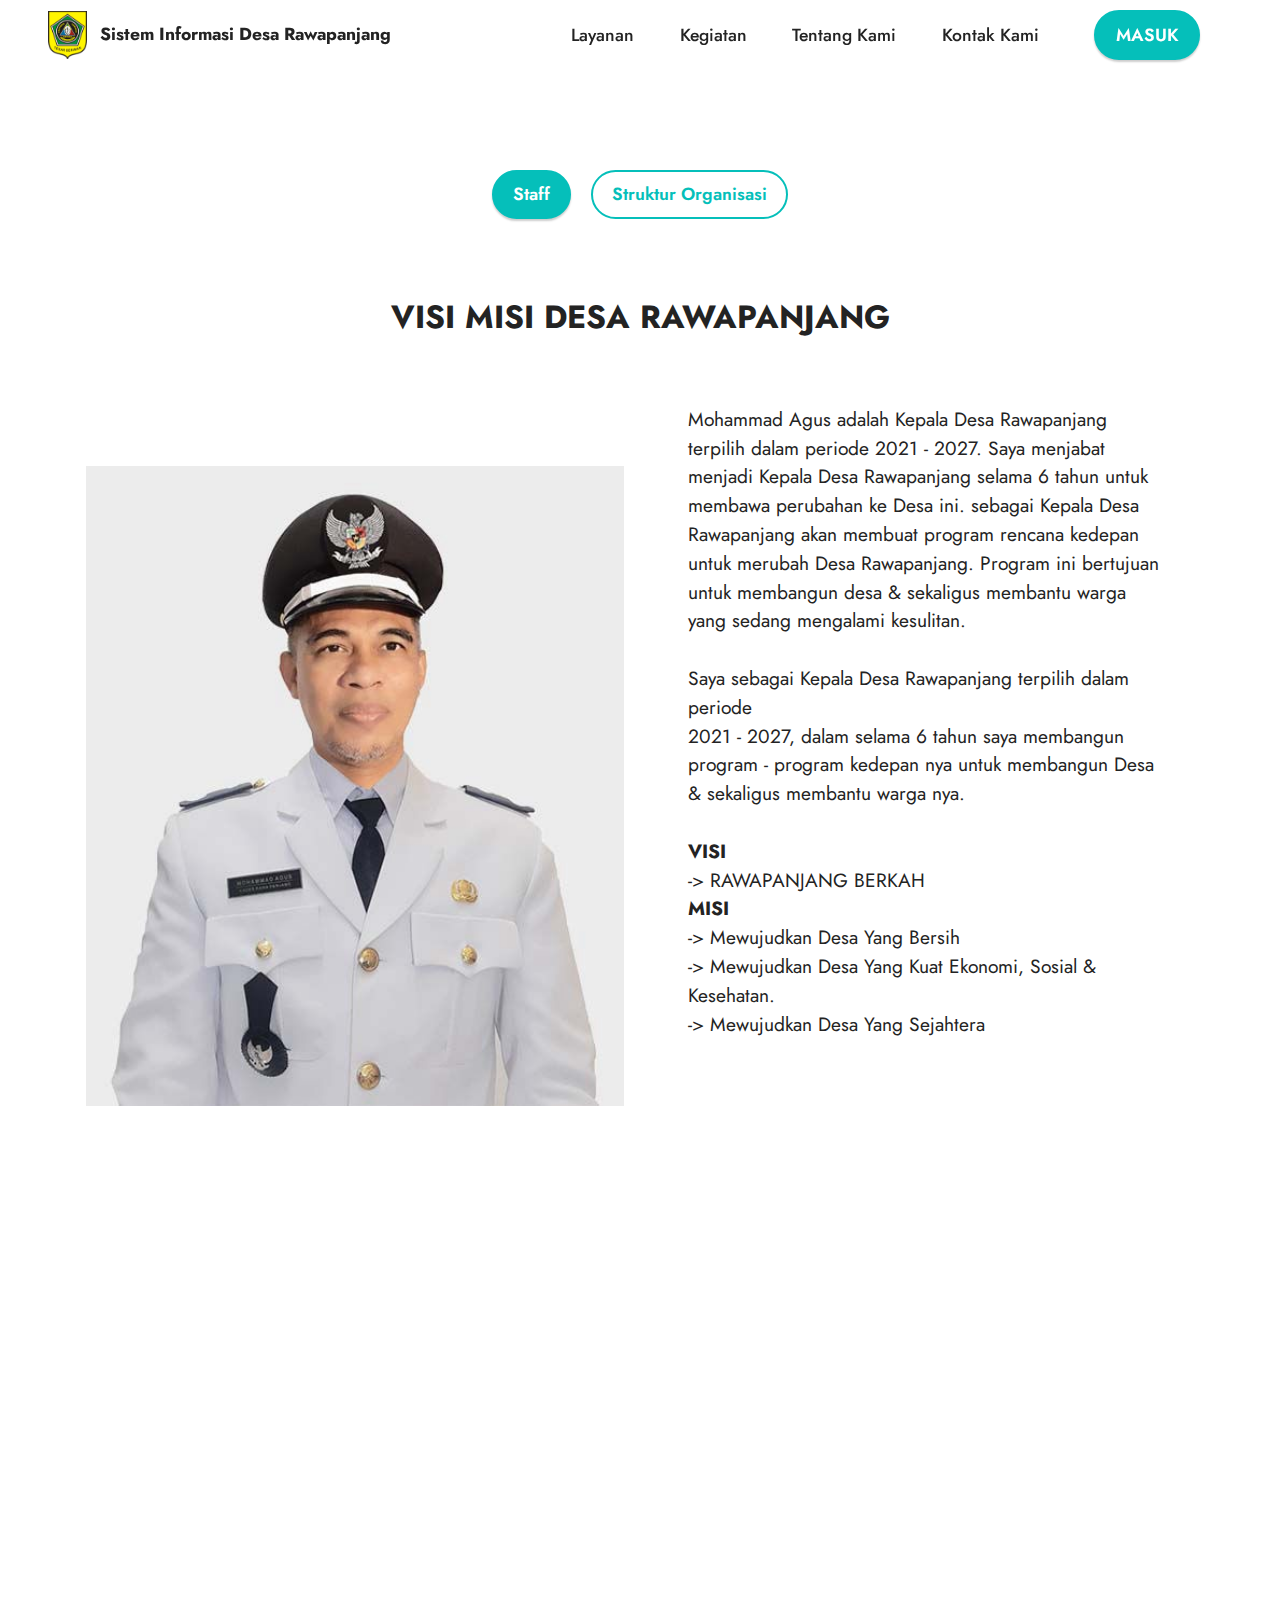
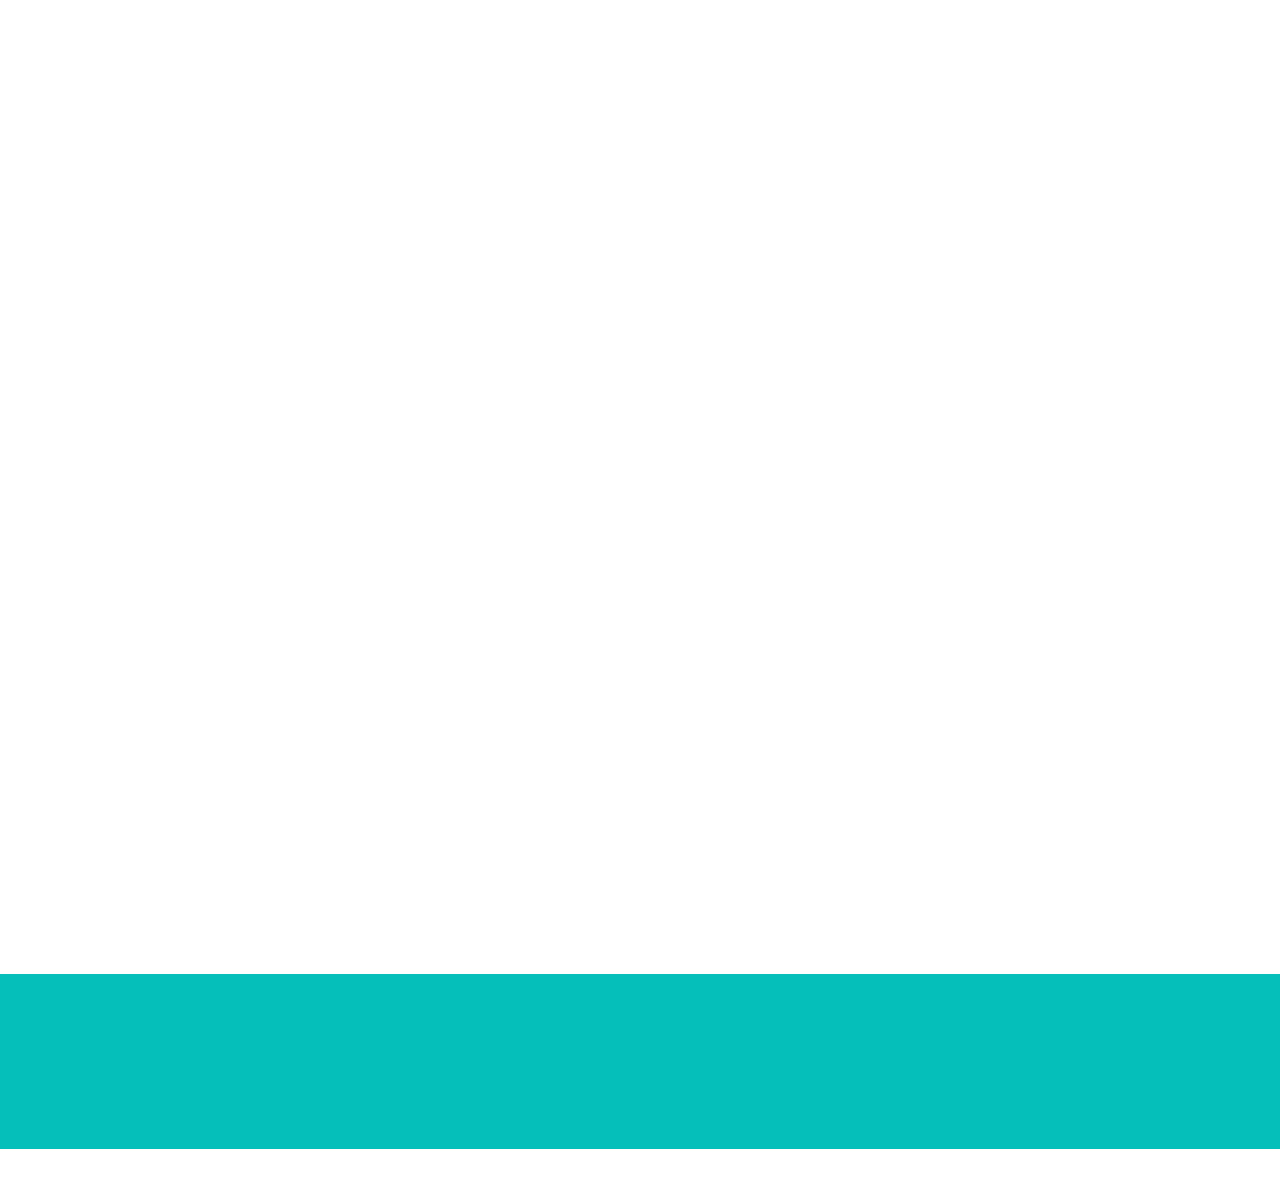
<file: public/style/page7.html>
<!DOCTYPE html>
<html  >
<head>
  <!-- Site made with Mobirise Website Builder v5.4.1, https://mobirise.com -->
  <meta charset="UTF-8">
  <meta http-equiv="X-UA-Compatible" content="IE=edge">
  <meta name="generator" content="Mobirise v5.4.1, mobirise.com">
  <meta name="viewport" content="width=device-width, initial-scale=1, minimum-scale=1">
  <link rel="shortcut icon" href="assets/images/logo-atau-lambang-kabupaten-bogor-transparan-png-96x119.png" type="image/x-icon">
  <meta name="description" content="">
  
  
  <title>Visi Misi</title>
  <link rel="stylesheet" href="assets/web/assets/mobirise-icons2/mobirise2.css">
  <link rel="stylesheet" href="assets/bootstrap/css/bootstrap.min.css">
  <link rel="stylesheet" href="assets/bootstrap/css/bootstrap-grid.min.css">
  <link rel="stylesheet" href="assets/bootstrap/css/bootstrap-reboot.min.css">
  <link rel="stylesheet" href="assets/animatecss/animate.css">
  <link rel="stylesheet" href="assets/dropdown/css/style.css">
  <link rel="stylesheet" href="assets/socicon/css/styles.css">
  <link rel="stylesheet" href="assets/theme/css/style.css">
  <link rel="preload" href="https://fonts.googleapis.com/css?family=Jost:100,200,300,400,500,600,700,800,900,100i,200i,300i,400i,500i,600i,700i,800i,900i&display=swap" as="style" onload="this.onload=null;this.rel='stylesheet'">
  <noscript><link rel="stylesheet" href="https://fonts.googleapis.com/css?family=Jost:100,200,300,400,500,600,700,800,900,100i,200i,300i,400i,500i,600i,700i,800i,900i&display=swap"></noscript>
  <link rel="preload" as="style" href="assets/mobirise/css/mbr-additional.css"><link rel="stylesheet" href="assets/mobirise/css/mbr-additional.css" type="text/css">
  
  
  
  
</head>
<body>
  
  <section data-bs-version="5.1" class="menu menu2 cid-tBTzuzEhHu" once="menu" id="menu2-z">
    
    <nav class="navbar navbar-dropdown navbar-fixed-top navbar-expand-lg">
        <div class="container-fluid">
            <div class="navbar-brand">
                <span class="navbar-logo">
                    <a href="index.html">
                        <img src="assets/images/logo-atau-lambang-kabupaten-bogor-transparan-png-96x119.png" alt="Mobirise" style="height: 3rem;">
                    </a>
                </span>
                <span class="navbar-caption-wrap"><a class="navbar-caption text-black text-primary display-4" href="index.html">Sistem Informasi Desa Rawapanjang<br></a></span>
            </div>
            <button class="navbar-toggler" type="button" data-toggle="collapse" data-bs-toggle="collapse" data-target="#navbarSupportedContent" data-bs-target="#navbarSupportedContent" aria-controls="navbarNavAltMarkup" aria-expanded="false" aria-label="Toggle navigation">
                <div class="hamburger">
                    <span></span>
                    <span></span>
                    <span></span>
                    <span></span>
                </div>
            </button>
            <div class="collapse navbar-collapse" id="navbarSupportedContent">
                <ul class="navbar-nav nav-dropdown" data-app-modern-menu="true"><li class="nav-item"><a class="nav-link link text-black text-primary show display-4" href="page4.html" data-bs-auto-close="outside" aria-expanded="true">Layanan</a></li><li class="nav-item"><a class="nav-link link text-black text-primary show display-4" href="page2.html" data-bs-auto-close="outside" aria-expanded="true">Kegiatan</a></li><li class="nav-item"><a class="nav-link link text-black text-primary show display-4" href="page7.html" data-bs-auto-close="outside" aria-expanded="true">Tentang Kami</a></li>
                    
                    <li class="nav-item"><a class="nav-link link text-black text-primary display-4" href="page3.html">Kontak Kami</a></li></ul>
                
                <div class="navbar-buttons mbr-section-btn"><a class="btn btn-primary display-4" href="https://mobiri.se">MASUK</a></div>
            </div>
        </div>
    </nav>
</section>

<section data-bs-version="5.1" class="content11 cid-tJx03BTk8P" id="content11-1o">
    
    <div class="container">
        <div class="row justify-content-center">
            <div class="col-md-12 col-lg-10">
                <div class="mbr-section-btn align-center"><a class="btn btn-primary display-4" href="page1.html">Staff</a>
                    <a class="btn btn-primary-outline display-4" href="page8.html">Struktur Organisasi</a></div>
            </div>
        </div>
    </div>
</section>

<section data-bs-version="5.1" class="testimonials1 cid-tBTzuyNLB4" id="testimonials1-y">
    

    
    <div class="container">
        <h3 class="mbr-section-title mbr-fonts-style align-center mb-4 display-5"><strong>VISI MISI DESA RAWAPANJANG</strong></h3>
        <div class="row align-items-center">
            <div class="col-12 col-md-6">
                <div class="image-wrapper">
                    <img src="assets/images/kades-500x594.jpeg" alt="Mobirise">
                </div>
            </div>
            <div class="col-12 col-md">
                <div class="text-wrapper">
                    <p class="mbr-text mbr-fonts-style mb-4 display-7">Mohammad Agus adalah Kepala Desa Rawapanjang terpilih dalam periode 2021 - 2027. Saya menjabat menjadi Kepala Desa Rawapanjang selama 6 tahun untuk membawa perubahan ke Desa ini. sebagai Kepala Desa Rawapanjang akan membuat program rencana kedepan untuk merubah Desa Rawapanjang. Program ini bertujuan untuk membangun desa &amp; sekaligus membantu warga yang sedang mengalami kesulitan.
<br>
<br>Saya sebagai Kepala Desa Rawapanjang terpilih dalam periode <br>2021 - 2027, dalam selama 6 tahun saya membangun program - program kedepan nya untuk membangun Desa &amp; sekaligus membantu warga nya.<br><br><strong>VISI
</strong><br>-&gt; RAWAPANJANG BERKAH
<br><strong>MISI
</strong><br>-&gt; Mewujudkan Desa Yang Bersih
<br>-&gt; Mewujudkan Desa Yang Kuat Ekonomi, Sosial &amp; Kesehatan.
<br>-&gt; Mewujudkan Desa Yang Sejahtera<br></p>
                    <p class="name mbr-fonts-style mb-1 display-5">
                        <strong>MOHAMMAD AGUS</strong></p>
                    <p class="position mbr-fonts-style display-7">
                        <strong>Kepala Desa Rawapanjang</strong></p>
                </div>
            </div>
        </div>
    </div>
</section>

<section data-bs-version="5.1" class="testimonials1 cid-tBTzuAA4si" id="testimonials1-10">
    

    
    <div class="container">
        
        <div class="row align-items-center">
            <div class="col-12 col-md-6">
                <div class="image-wrapper">
                    <img src="assets/images/sekdes-500x594.jpeg" alt="Mobirise">
                </div>
            </div>
            <div class="col-12 col-md">
                <div class="text-wrapper">
                    <p class="mbr-text mbr-fonts-style mb-4 display-7">Al Idrus adalah Sekretaris Desa Rawapanjang terpilih dalam periode 2021 - 2027. Saya menjabat menjadi Sekretaris Desa selama 6 tahun untuk membawa perubahan ke Desa ini. sebagai Sekretaris Kepala Desa Rawapanjang akan membantu Kepala Desa dalam membuat program - program rencana kedepan untuk merubah Desa Rawapanjang. Program ini bertujuan untuk membangun desa &amp; sekaligus membantu warga yang sedang mengalami kesulitan.
<br>
<br>Saya sebagai Seketaris Desa Rawapanjang terpilih dalam periode 2021 - 2027, dalam selama 6 tahun saya membangun program - program kedepan nya untuk membangun Desa &amp; sekaligus membantu warga nya.</p>
                    <p class="name mbr-fonts-style mb-1 display-4">
                        <strong>AL IDRUS</strong></p>
                    <p class="position mbr-fonts-style display-4">
                        <strong>Sekretaris Desa Rawapanjang</strong></p>
                </div>
            </div>
        </div>
    </div>
</section>

<section data-bs-version="5.1" class="testimonials2 cid-tBTzuBuuTy" id="testimonials2-11">
    
    
    <div class="container">
        <h3 class="mbr-section-title mbr-fonts-style align-center mb-4 display-2">
            <strong>Testimonials</strong>
        </h3>
        <div class="row justify-content-center">
            <div class="card col-12 col-md-6">
                <p class="mbr-text mbr-fonts-style mb-4 display-7">Themes in the Mobirise website builder offer multiple blocks: intros, sliders, galleries, forms, articles, and so on. Start a project and click on the red plus buttons to see the blocks available for your theme.</p>
                <div class="d-flex mb-md-0 mb-4">
                    <div class="image-wrapper">
                        <img src="assets/images/team1.jpg" alt="Mobirise">
                    </div>
                    <div class="text-wrapper">
                        <p class="name mbr-fonts-style mb-1 display-4">
                            <strong>Martin Smith</strong>
                        </p>
                        <p class="position mbr-fonts-style display-4">
                            <strong>Client</strong>
                        </p>
                    </div>
                </div>
            </div>
            <div class="card col-12 col-md-6">
                <p class="mbr-text mbr-fonts-style mb-4 display-7">You can have multiple pages in each project in Mobirise website builder software. Don't forget to set links to your pages after creating them. You can use menu blocks to create navigation for your site visitors.</p>
                <div class="d-flex mb-md-0 mb-4">
                    <div class="image-wrapper">
                        <img src="assets/images/team2.jpg" alt="Mobirise">
                    </div>
                    <div class="text-wrapper">
                        <p class="name mbr-fonts-style mb-1 display-4">
                            <strong>Jessica Brown</strong>
                        </p>
                        <p class="position mbr-fonts-style display-4">
                            <strong>Client</strong>
                        </p>
                    </div>
                </div>
            </div>
        </div>
    </div>
</section>

<section data-bs-version="5.1" class="footer3 cid-tBTzuCFTpm" once="footers" id="footer3-12">

    

    

    <div class="container">
        <div class="media-container-row align-center mbr-white">
            <div class="row row-links">
                <ul class="foot-menu">
                    
                    
                    
                    
                    
                <li class="foot-menu-item mbr-fonts-style display-7">Tentang Kami</li><li class="foot-menu-item mbr-fonts-style display-7">Infografis</li><li class="foot-menu-item mbr-fonts-style display-7">Galeri</li><li class="foot-menu-item mbr-fonts-style display-7">Hubungi Kami</li></ul>
            </div>
            <div class="row social-row">
                <div class="social-list align-right pb-2">
                    
                    
                    
                    
                    
                    
                <div class="soc-item">
                        <a href="https://instagram.com/uk.aaaz" target="_blank">
                            <span class="mbr-iconfont mbr-iconfont-social socicon-instagram socicon"></span>
                        </a>
                    </div><div class="soc-item">
                        <a href="https://www.linkedin.com/in/riyadhraihan/" target="_blank">
                            <span class="mbr-iconfont mbr-iconfont-social socicon-linkedin socicon"></span>
                        </a>
                    </div><div class="soc-item">
                        <a href="https://wa.me/082114118591" target="_blank">
                            <span class="mbr-iconfont mbr-iconfont-social socicon-whatsapp socicon"></span>
                        </a>
                    </div></div>
            </div>
            <div class="row row-copirayt">
                <p class="mbr-text mb-0 mbr-fonts-style mbr-white align-center display-7">
                    © Copyright 2025 Sistem Informasi Desa. All Rights Reserved.
                </p>
            </div>
        </div>
    </div>
</section><section style="background-color: #fff; font-family: -apple-system, BlinkMacSystemFont, 'Segoe UI', 'Roboto', 'Helvetica Neue', Arial, sans-serif; color:#aaa; font-size:12px; padding: 0; align-items: center; display: flex;"><a href="https://mobirise.site/z" style="flex: 1 1; height: 3rem; padding-left: 1rem;"></a><p style="flex: 0 0 auto; margin:0; padding-right:1rem;">Made with <a href="https://mobirise.site/b" style="color:#aaa;">Mobirise</a> site themes</p></section><script src="assets/bootstrap/js/bootstrap.bundle.min.js"></script>  <script src="assets/smoothscroll/smooth-scroll.js"></script>  <script src="assets/ytplayer/index.js"></script>  <script src="assets/dropdown/js/navbar-dropdown.js"></script>  <script src="assets/theme/js/script.js"></script>  
  
  
 <div id="scrollToTop" class="scrollToTop mbr-arrow-up"><a style="text-align: center;"><i class="mbr-arrow-up-icon mbr-arrow-up-icon-cm cm-icon cm-icon-smallarrow-up"></i></a></div>
    <input name="animation" type="hidden">
  </body>
</html>
</file>
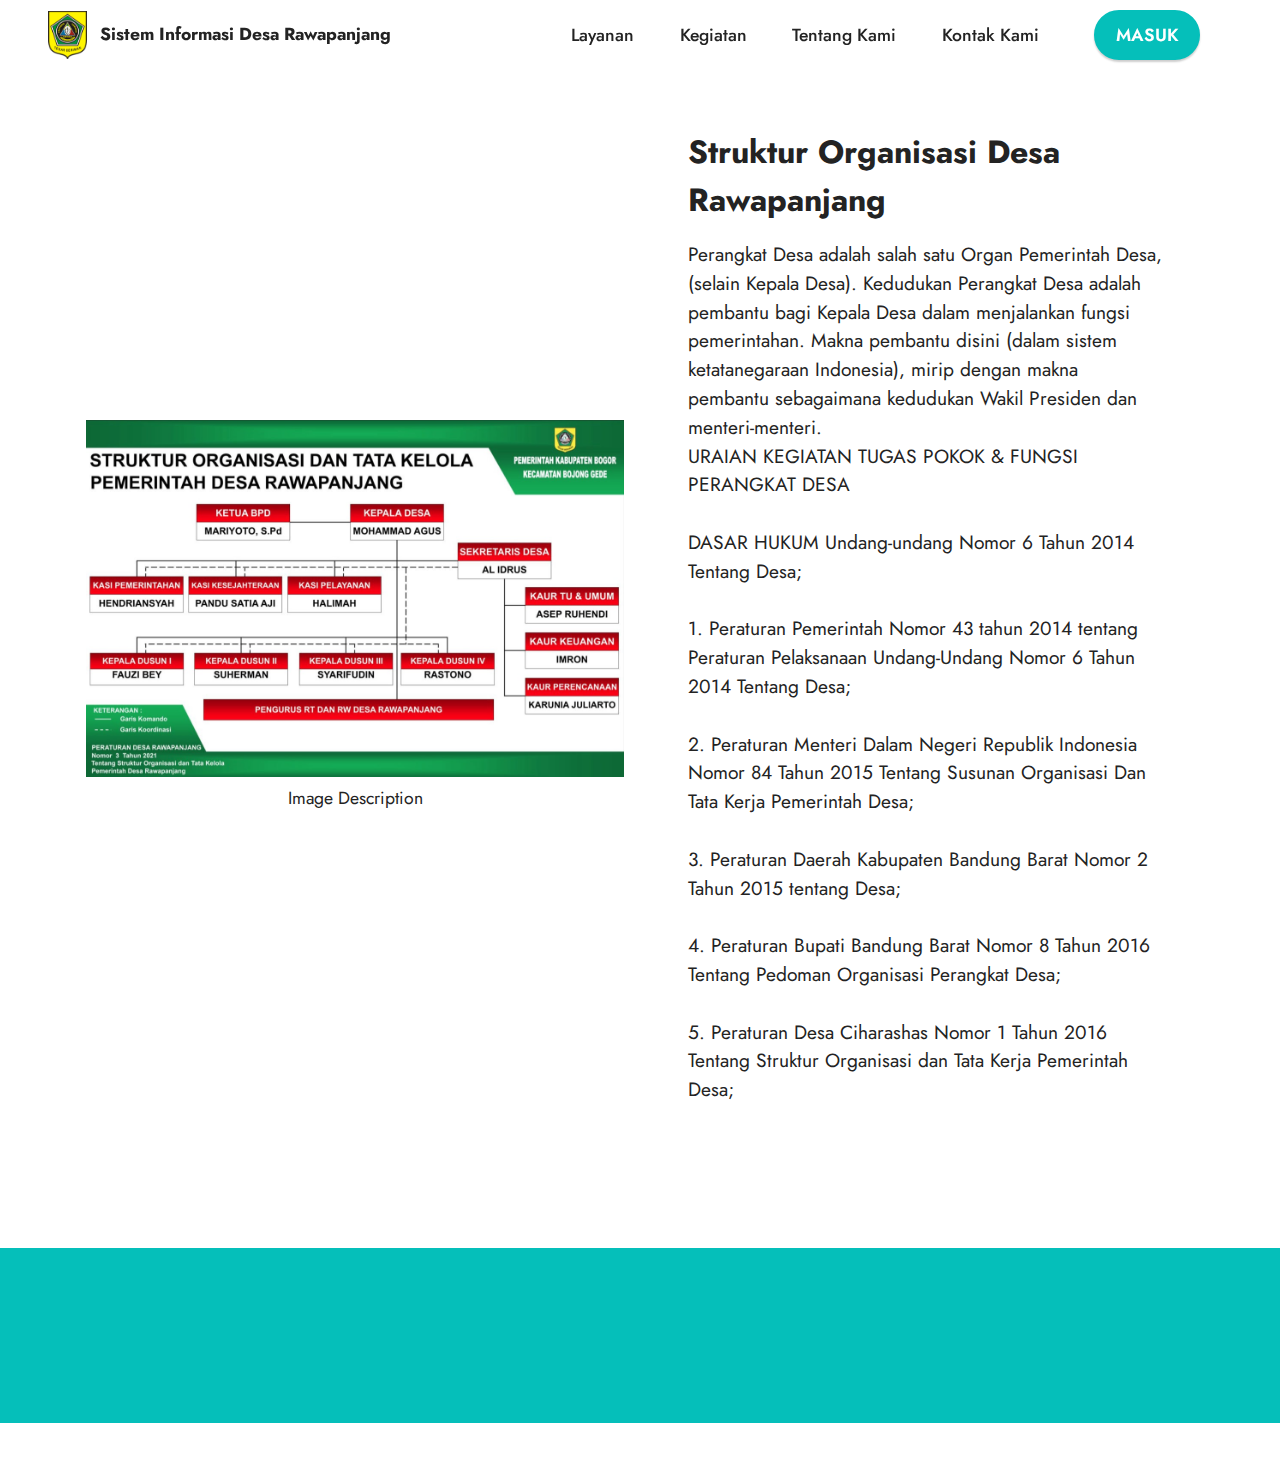
<file: public/style/page8.html>
<!DOCTYPE html>
<html  >
<head>
  <!-- Site made with Mobirise Website Builder v5.4.1, https://mobirise.com -->
  <meta charset="UTF-8">
  <meta http-equiv="X-UA-Compatible" content="IE=edge">
  <meta name="generator" content="Mobirise v5.4.1, mobirise.com">
  <meta name="viewport" content="width=device-width, initial-scale=1, minimum-scale=1">
  <link rel="shortcut icon" href="assets/images/logo-atau-lambang-kabupaten-bogor-transparan-png-96x119.png" type="image/x-icon">
  <meta name="description" content="">
  
  
  <title>Struktur Organisasi</title>
  <link rel="stylesheet" href="assets/bootstrap/css/bootstrap.min.css">
  <link rel="stylesheet" href="assets/bootstrap/css/bootstrap-grid.min.css">
  <link rel="stylesheet" href="assets/bootstrap/css/bootstrap-reboot.min.css">
  <link rel="stylesheet" href="assets/animatecss/animate.css">
  <link rel="stylesheet" href="assets/dropdown/css/style.css">
  <link rel="stylesheet" href="assets/socicon/css/styles.css">
  <link rel="stylesheet" href="assets/theme/css/style.css">
  <link rel="preload" href="https://fonts.googleapis.com/css?family=Jost:100,200,300,400,500,600,700,800,900,100i,200i,300i,400i,500i,600i,700i,800i,900i&display=swap" as="style" onload="this.onload=null;this.rel='stylesheet'">
  <noscript><link rel="stylesheet" href="https://fonts.googleapis.com/css?family=Jost:100,200,300,400,500,600,700,800,900,100i,200i,300i,400i,500i,600i,700i,800i,900i&display=swap"></noscript>
  <link rel="preload" as="style" href="assets/mobirise/css/mbr-additional.css"><link rel="stylesheet" href="assets/mobirise/css/mbr-additional.css" type="text/css">
  
  
  
  
</head>
<body>
  
  <section data-bs-version="5.1" class="menu menu2 cid-sNkChMy3A4" once="menu" id="menu2-19">
    
    <nav class="navbar navbar-dropdown navbar-fixed-top navbar-expand-lg">
        <div class="container-fluid">
            <div class="navbar-brand">
                <span class="navbar-logo">
                    <a href="index.html">
                        <img src="assets/images/logo-atau-lambang-kabupaten-bogor-transparan-png-96x119.png" alt="Mobirise" style="height: 3rem;">
                    </a>
                </span>
                <span class="navbar-caption-wrap"><a class="navbar-caption text-black text-primary display-4" href="index.html">Sistem Informasi Desa Rawapanjang<br></a></span>
            </div>
            <button class="navbar-toggler" type="button" data-toggle="collapse" data-bs-toggle="collapse" data-target="#navbarSupportedContent" data-bs-target="#navbarSupportedContent" aria-controls="navbarNavAltMarkup" aria-expanded="false" aria-label="Toggle navigation">
                <div class="hamburger">
                    <span></span>
                    <span></span>
                    <span></span>
                    <span></span>
                </div>
            </button>
            <div class="collapse navbar-collapse" id="navbarSupportedContent">
                <ul class="navbar-nav nav-dropdown" data-app-modern-menu="true"><li class="nav-item"><a class="nav-link link text-black text-primary show display-4" href="page4.html" data-bs-auto-close="outside" aria-expanded="true">Layanan</a></li><li class="nav-item"><a class="nav-link link text-black text-primary show display-4" href="page2.html" data-bs-auto-close="outside" aria-expanded="true">Kegiatan</a></li><li class="nav-item"><a class="nav-link link text-black text-primary show display-4" href="page7.html" data-bs-auto-close="outside" aria-expanded="true">Tentang Kami</a></li>
                    
                    <li class="nav-item"><a class="nav-link link text-black text-primary display-4" href="page3.html">Kontak Kami</a></li></ul>
                
                <div class="navbar-buttons mbr-section-btn"><a class="btn btn-primary display-4" href="https://mobiri.se">MASUK</a></div>
            </div>
        </div>
    </nav>
</section>

<section data-bs-version="5.1" class="image1 cid-tBTCvYMfSu" id="image1-1b">
    

    

    <div class="container">
        <div class="row align-items-center">
            <div class="col-12 col-lg-6">
                <div class="image-wrapper">
                    <img src="assets/images/screenshot-2023-04-20-003503-1256x833.jpeg" alt="Mobirise">
                    <p class="mbr-description mbr-fonts-style pt-2 align-center display-4">
                    Image Description</p>
                </div>
            </div>
            <div class="col-12 col-lg">
                <div class="text-wrapper">
                    <h3 class="mbr-section-title mbr-fonts-style mb-3 display-5">
                        <strong>Struktur Organisasi Desa Rawapanjang</strong></h3>
                    <p class="mbr-text mbr-fonts-style display-7">Perangkat Desa adalah salah satu Organ Pemerintah Desa, (selain Kepala Desa). Kedudukan Perangkat Desa adalah pembantu bagi Kepala Desa dalam menjalankan fungsi pemerintahan. Makna pembantu disini (dalam sistem ketatanegaraan Indonesia), mirip dengan makna pembantu sebagaimana kedudukan Wakil Presiden dan menteri-menteri.
<br>URAIAN KEGIATAN TUGAS POKOK &amp; FUNGSI PERANGKAT DESA
<br>
<br>DASAR HUKUM Undang-undang Nomor 6 Tahun 2014 Tentang Desa;
<br>
<br>1. Peraturan Pemerintah Nomor 43 tahun 2014 tentang Peraturan Pelaksanaan Undang-Undang Nomor 6 Tahun 2014 Tentang Desa;
<br>
<br>2. Peraturan Menteri Dalam Negeri Republik Indonesia Nomor 84 Tahun 2015 Tentang Susunan Organisasi Dan Tata Kerja Pemerintah Desa;
<br>
<br>3. Peraturan Daerah Kabupaten Bandung Barat Nomor 2 Tahun 2015 tentang Desa;
<br>
<br>4. Peraturan Bupati Bandung Barat Nomor 8 Tahun 2016 Tentang Pedoman Organisasi Perangkat Desa;
<br>
<br>5. Peraturan Desa Ciharashas Nomor 1 Tahun 2016 Tentang Struktur Organisasi dan Tata Kerja Pemerintah Desa;</p>
                </div>
            </div>
        </div>
    </div>
</section>

<section data-bs-version="5.1" class="footer3 cid-sNkDYr76ua" once="footers" id="footer3-1a">

    

    

    <div class="container">
        <div class="media-container-row align-center mbr-white">
            <div class="row row-links">
                <ul class="foot-menu">
                    
                    
                    
                    
                    
                <li class="foot-menu-item mbr-fonts-style display-7">Tentang Kami</li><li class="foot-menu-item mbr-fonts-style display-7">Infografis</li><li class="foot-menu-item mbr-fonts-style display-7">Galeri</li><li class="foot-menu-item mbr-fonts-style display-7">Hubungi Kami</li></ul>
            </div>
            <div class="row social-row">
                <div class="social-list align-right pb-2">
                    
                    
                    
                    
                    
                    
                <div class="soc-item">
                        <a href="https://instagram.com/uk.aaaz" target="_blank">
                            <span class="mbr-iconfont mbr-iconfont-social socicon-instagram socicon"></span>
                        </a>
                    </div><div class="soc-item">
                        <a href="https://www.linkedin.com/in/riyadhraihan/" target="_blank">
                            <span class="mbr-iconfont mbr-iconfont-social socicon-linkedin socicon"></span>
                        </a>
                    </div><div class="soc-item">
                        <a href="https://wa.me/082114118591" target="_blank">
                            <span class="mbr-iconfont mbr-iconfont-social socicon-whatsapp socicon"></span>
                        </a>
                    </div></div>
            </div>
            <div class="row row-copirayt">
                <p class="mbr-text mb-0 mbr-fonts-style mbr-white align-center display-7">
                    © Copyright 2025 Sistem Informasi Desa. All Rights Reserved.
                </p>
            </div>
        </div>
    </div>
</section><section style="background-color: #fff; font-family: -apple-system, BlinkMacSystemFont, 'Segoe UI', 'Roboto', 'Helvetica Neue', Arial, sans-serif; color:#aaa; font-size:12px; padding: 0; align-items: center; display: flex;"><a href="https://mobirise.site/n" style="flex: 1 1; height: 3rem; padding-left: 1rem;"></a><p style="flex: 0 0 auto; margin:0; padding-right:1rem;">How to make a site - <a href="https://mobirise.site/x" style="color:#aaa;">See it</a></p></section><script src="assets/bootstrap/js/bootstrap.bundle.min.js"></script>  <script src="assets/smoothscroll/smooth-scroll.js"></script>  <script src="assets/ytplayer/index.js"></script>  <script src="assets/dropdown/js/navbar-dropdown.js"></script>  <script src="assets/theme/js/script.js"></script>  
  
  
 <div id="scrollToTop" class="scrollToTop mbr-arrow-up"><a style="text-align: center;"><i class="mbr-arrow-up-icon mbr-arrow-up-icon-cm cm-icon cm-icon-smallarrow-up"></i></a></div>
    <input name="animation" type="hidden">
  </body>
</html>
</file>
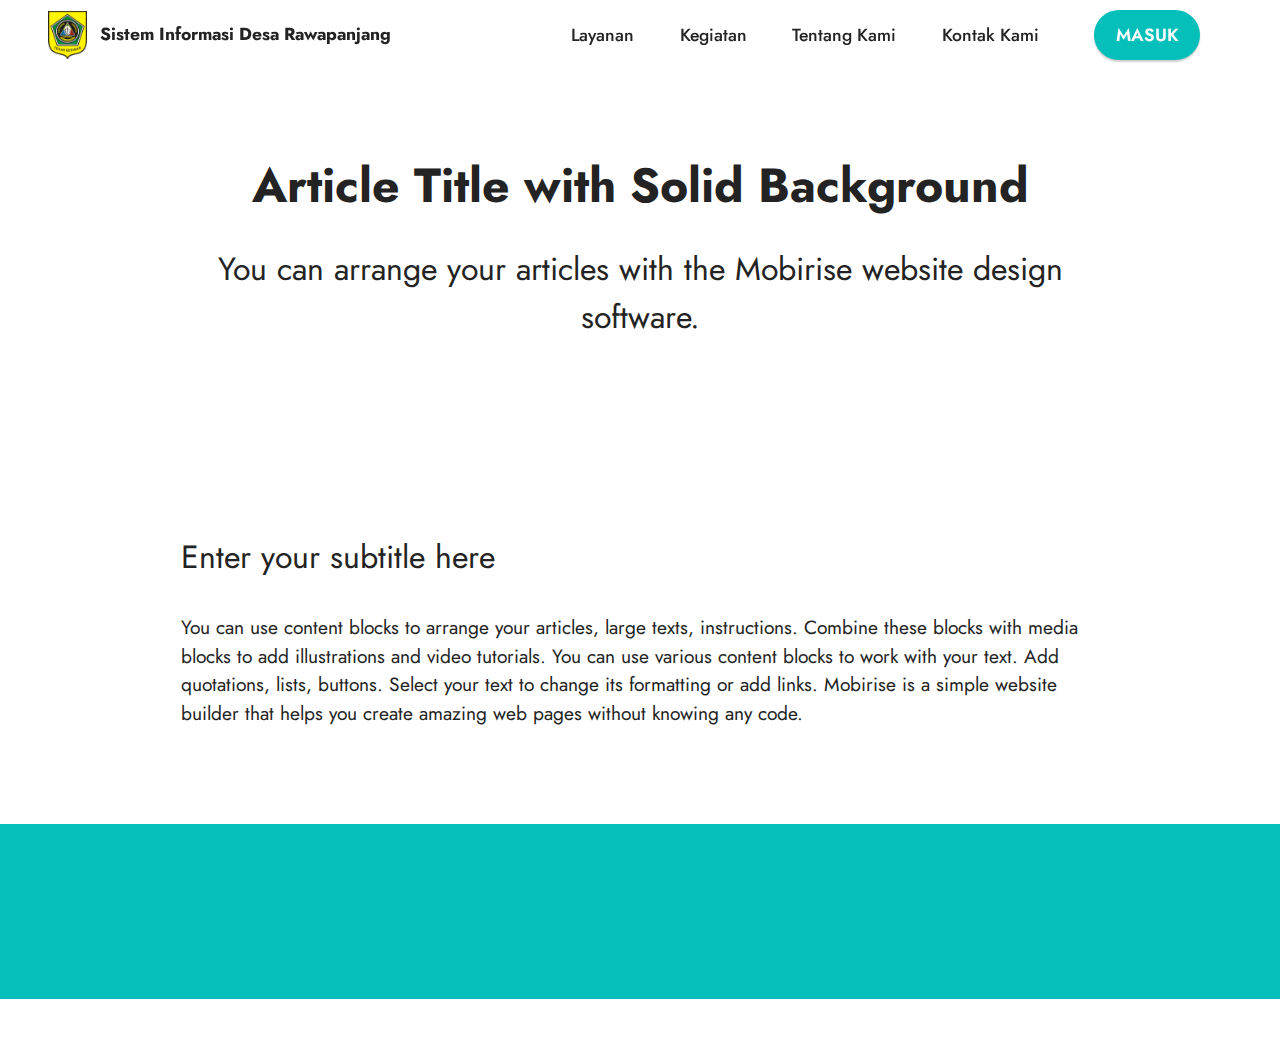
<file: public/style/page9.html>
<!DOCTYPE html>
<html  >
<head>
  <!-- Site made with Mobirise Website Builder v5.4.1, https://mobirise.com -->
  <meta charset="UTF-8">
  <meta http-equiv="X-UA-Compatible" content="IE=edge">
  <meta name="generator" content="Mobirise v5.4.1, mobirise.com">
  <meta name="viewport" content="width=device-width, initial-scale=1, minimum-scale=1">
  <link rel="shortcut icon" href="assets/images/logo-atau-lambang-kabupaten-bogor-transparan-png-96x119.png" type="image/x-icon">
  <meta name="description" content="">
  
  
  <title>detail galeri</title>
  <link rel="stylesheet" href="assets/bootstrap/css/bootstrap.min.css">
  <link rel="stylesheet" href="assets/bootstrap/css/bootstrap-grid.min.css">
  <link rel="stylesheet" href="assets/bootstrap/css/bootstrap-reboot.min.css">
  <link rel="stylesheet" href="assets/animatecss/animate.css">
  <link rel="stylesheet" href="assets/dropdown/css/style.css">
  <link rel="stylesheet" href="assets/socicon/css/styles.css">
  <link rel="stylesheet" href="assets/theme/css/style.css">
  <link rel="preload" href="https://fonts.googleapis.com/css?family=Jost:100,200,300,400,500,600,700,800,900,100i,200i,300i,400i,500i,600i,700i,800i,900i&display=swap" as="style" onload="this.onload=null;this.rel='stylesheet'">
  <noscript><link rel="stylesheet" href="https://fonts.googleapis.com/css?family=Jost:100,200,300,400,500,600,700,800,900,100i,200i,300i,400i,500i,600i,700i,800i,900i&display=swap"></noscript>
  <link rel="preload" as="style" href="assets/mobirise/css/mbr-additional.css"><link rel="stylesheet" href="assets/mobirise/css/mbr-additional.css" type="text/css">
  
  
  
  
</head>
<body>
  
  <section data-bs-version="5.1" class="menu menu2 cid-sNkChMy3A4" once="menu" id="menu2-1x">
    
    <nav class="navbar navbar-dropdown navbar-fixed-top navbar-expand-lg">
        <div class="container-fluid">
            <div class="navbar-brand">
                <span class="navbar-logo">
                    <a href="index.html">
                        <img src="assets/images/logo-atau-lambang-kabupaten-bogor-transparan-png-96x119.png" alt="Mobirise" style="height: 3rem;">
                    </a>
                </span>
                <span class="navbar-caption-wrap"><a class="navbar-caption text-black text-primary display-4" href="index.html">Sistem Informasi Desa Rawapanjang<br></a></span>
            </div>
            <button class="navbar-toggler" type="button" data-toggle="collapse" data-bs-toggle="collapse" data-target="#navbarSupportedContent" data-bs-target="#navbarSupportedContent" aria-controls="navbarNavAltMarkup" aria-expanded="false" aria-label="Toggle navigation">
                <div class="hamburger">
                    <span></span>
                    <span></span>
                    <span></span>
                    <span></span>
                </div>
            </button>
            <div class="collapse navbar-collapse" id="navbarSupportedContent">
                <ul class="navbar-nav nav-dropdown" data-app-modern-menu="true"><li class="nav-item"><a class="nav-link link text-black text-primary show display-4" href="page4.html" data-bs-auto-close="outside" aria-expanded="true">Layanan</a></li><li class="nav-item"><a class="nav-link link text-black text-primary show display-4" href="page2.html" data-bs-auto-close="outside" aria-expanded="true">Kegiatan</a></li><li class="nav-item"><a class="nav-link link text-black text-primary show display-4" href="page7.html" data-bs-auto-close="outside" aria-expanded="true">Tentang Kami</a></li>
                    
                    <li class="nav-item"><a class="nav-link link text-black text-primary display-4" href="page3.html">Kontak Kami</a></li></ul>
                
                <div class="navbar-buttons mbr-section-btn"><a class="btn btn-primary display-4" href="https://mobiri.se">MASUK</a></div>
            </div>
        </div>
    </nav>
</section>

<section data-bs-version="5.1" class="content4 cid-tJx2sUT8yn" id="content4-1z">
    
    
    <div class="container">
        <div class="row justify-content-center">
            <div class="title col-md-12 col-lg-10">
                <h3 class="mbr-section-title mbr-fonts-style align-center mb-4 display-2">
                    <strong>Article Title with Solid Background</strong>
                </h3>
                <h4 class="mbr-section-subtitle align-center mbr-fonts-style mb-4 display-5">
                    You can arrange your articles with the Mobirise website design software.
                </h4>
                
            </div>
        </div>
    </div>
</section>

<section data-bs-version="5.1" class="content5 cid-tJx2vc6V3D" id="content5-20">
    
    <div class="container">
        <div class="row justify-content-center">
            <div class="col-md-12 col-lg-10">
                
                <h4 class="mbr-section-subtitle mbr-fonts-style mb-4 display-5">
                    Enter your subtitle here
                </h4>
                <p class="mbr-text mbr-fonts-style display-7">
                    You can use content blocks to arrange your articles, large texts, instructions. Combine these blocks with media blocks to add illustrations and video tutorials. You can use various content blocks to work with your text. Add quotations, lists, buttons. Select your text to change its formatting or add links. Mobirise is a simple website builder that helps you create amazing web pages without knowing any code.</p>
            </div>
        </div>
    </div>
</section>

<section data-bs-version="5.1" class="footer3 cid-sNkDYr76ua" once="footers" id="footer3-1y">

    

    

    <div class="container">
        <div class="media-container-row align-center mbr-white">
            <div class="row row-links">
                <ul class="foot-menu">
                    
                    
                    
                    
                    
                <li class="foot-menu-item mbr-fonts-style display-7">Tentang Kami</li><li class="foot-menu-item mbr-fonts-style display-7">Infografis</li><li class="foot-menu-item mbr-fonts-style display-7">Galeri</li><li class="foot-menu-item mbr-fonts-style display-7">Hubungi Kami</li></ul>
            </div>
            <div class="row social-row">
                <div class="social-list align-right pb-2">
                    
                    
                    
                    
                    
                    
                <div class="soc-item">
                        <a href="https://instagram.com/uk.aaaz" target="_blank">
                            <span class="mbr-iconfont mbr-iconfont-social socicon-instagram socicon"></span>
                        </a>
                    </div><div class="soc-item">
                        <a href="https://www.linkedin.com/in/riyadhraihan/" target="_blank">
                            <span class="mbr-iconfont mbr-iconfont-social socicon-linkedin socicon"></span>
                        </a>
                    </div><div class="soc-item">
                        <a href="https://wa.me/082114118591" target="_blank">
                            <span class="mbr-iconfont mbr-iconfont-social socicon-whatsapp socicon"></span>
                        </a>
                    </div></div>
            </div>
            <div class="row row-copirayt">
                <p class="mbr-text mb-0 mbr-fonts-style mbr-white align-center display-7">
                    © Copyright 2025 Sistem Informasi Desa. All Rights Reserved.
                </p>
            </div>
        </div>
    </div>
</section><section style="background-color: #fff; font-family: -apple-system, BlinkMacSystemFont, 'Segoe UI', 'Roboto', 'Helvetica Neue', Arial, sans-serif; color:#aaa; font-size:12px; padding: 0; align-items: center; display: flex;"><a href="https://mobirise.site/y" style="flex: 1 1; height: 3rem; padding-left: 1rem;"></a><p style="flex: 0 0 auto; margin:0; padding-right:1rem;">Created with <a href="https://mobirise.site/a" style="color:#aaa;">Mobirise</a></p></section><script src="assets/bootstrap/js/bootstrap.bundle.min.js"></script>  <script src="assets/smoothscroll/smooth-scroll.js"></script>  <script src="assets/ytplayer/index.js"></script>  <script src="assets/dropdown/js/navbar-dropdown.js"></script>  <script src="assets/theme/js/script.js"></script>  
  
  
 <div id="scrollToTop" class="scrollToTop mbr-arrow-up"><a style="text-align: center;"><i class="mbr-arrow-up-icon mbr-arrow-up-icon-cm cm-icon cm-icon-smallarrow-up"></i></a></div>
    <input name="animation" type="hidden">
  </body>
</html>
</file>
<file: public/style/assets/web/assets/mobirise-icons2/mobirise2.css>
@font-face {
  font-family: 'Moririse2';
  font-display: swap;
  src:  url('mobirise2.eot?f2bix4');
  src:  url('mobirise2.eot?f2bix4#iefix') format('embedded-opentype'),
    url('mobirise2.ttf?f2bix4') format('truetype'),
    url('mobirise2.woff?f2bix4') format('woff'),
    url('mobirise2.svg?f2bix4#mobirise2') format('svg');
  font-weight: normal;
  font-style: normal;
}

[class^="mobi-"], [class*=" mobi-"] {
  /* use !important to prevent issues with browser extensions that change fonts */
  font-family: 'Moririse2' !important;
  speak: none;
  font-style: normal;
  font-weight: normal;
  font-variant: normal;
  text-transform: none;
  line-height: 1;

  /* Better Font Rendering =========== */
  -webkit-font-smoothing: antialiased;
  -moz-osx-font-smoothing: grayscale;
}

.mobi-mbri-add-submenu:before {
  content: "\e900";
}
.mobi-mbri-alert:before {
  content: "\e901";
}
.mobi-mbri-align-center:before {
  content: "\e902";
}
.mobi-mbri-align-justify:before {
  content: "\e903";
}
.mobi-mbri-align-left:before {
  content: "\e904";
}
.mobi-mbri-align-right:before {
  content: "\e905";
}
.mobi-mbri-android:before {
  content: "\e906";
}
.mobi-mbri-apple:before {
  content: "\e907";
}
.mobi-mbri-arrow-down:before {
  content: "\e908";
}
.mobi-mbri-arrow-next:before {
  content: "\e909";
}
.mobi-mbri-arrow-prev:before {
  content: "\e90a";
}
.mobi-mbri-arrow-up:before {
  content: "\e90b";
}
.mobi-mbri-bold:before {
  content: "\e90c";
}
.mobi-mbri-bookmark:before {
  content: "\e90d";
}
.mobi-mbri-bootstrap:before {
  content: "\e90e";
}
.mobi-mbri-briefcase:before {
  content: "\e90f";
}
.mobi-mbri-browse:before {
  content: "\e910";
}
.mobi-mbri-bulleted-list:before {
  content: "\e911";
}
.mobi-mbri-calendar:before {
  content: "\e912";
}
.mobi-mbri-camera:before {
  content: "\e913";
}
.mobi-mbri-cart-add:before {
  content: "\e914";
}
.mobi-mbri-cart-full:before {
  content: "\e915";
}
.mobi-mbri-cash:before {
  content: "\e916";
}
.mobi-mbri-change-style:before {
  content: "\e917";
}
.mobi-mbri-chat:before {
  content: "\e918";
}
.mobi-mbri-clock:before {
  content: "\e919";
}
.mobi-mbri-close:before {
  content: "\e91a";
}
.mobi-mbri-cloud:before {
  content: "\e91b";
}
.mobi-mbri-code:before {
  content: "\e91c";
}
.mobi-mbri-contact-form:before {
  content: "\e91d";
}
.mobi-mbri-credit-card:before {
  content: "\e91e";
}
.mobi-mbri-cursor-click:before {
  content: "\e91f";
}
.mobi-mbri-cust-feedback:before {
  content: "\e920";
}
.mobi-mbri-database:before {
  content: "\e921";
}
.mobi-mbri-delivery:before {
  content: "\e922";
}
.mobi-mbri-desktop:before {
  content: "\e923";
}
.mobi-mbri-devices:before {
  content: "\e924";
}
.mobi-mbri-down:before {
  content: "\e925";
}
.mobi-mbri-download-2:before {
  content: "\e926";
}
.mobi-mbri-download:before {
  content: "\e927";
}
.mobi-mbri-drag-n-drop-2:before {
  content: "\e928";
}
.mobi-mbri-drag-n-drop:before {
  content: "\e929";
}
.mobi-mbri-edit-2:before {
  content: "\e92a";
}
.mobi-mbri-edit:before {
  content: "\e92b";
}
.mobi-mbri-error:before {
  content: "\e92c";
}
.mobi-mbri-extension:before {
  content: "\e92d";
}
.mobi-mbri-features:before {
  content: "\e92e";
}
.mobi-mbri-file:before {
  content: "\e92f";
}
.mobi-mbri-flag:before {
  content: "\e930";
}
.mobi-mbri-folder:before {
  content: "\e931";
}
.mobi-mbri-gift:before {
  content: "\e932";
}
.mobi-mbri-github:before {
  content: "\e933";
}
.mobi-mbri-globe-2:before {
  content: "\e934";
}
.mobi-mbri-globe:before {
  content: "\e935";
}
.mobi-mbri-growing-chart:before {
  content: "\e936";
}
.mobi-mbri-hearth:before {
  content: "\e937";
}
.mobi-mbri-help:before {
  content: "\e938";
}
.mobi-mbri-home:before {
  content: "\e939";
}
.mobi-mbri-hot-cup:before {
  content: "\e93a";
}
.mobi-mbri-idea:before {
  content: "\e93b";
}
.mobi-mbri-image-gallery:before {
  content: "\e93c";
}
.mobi-mbri-image-slider:before {
  content: "\e93d";
}
.mobi-mbri-info:before {
  content: "\e93e";
}
.mobi-mbri-italic:before {
  content: "\e93f";
}
.mobi-mbri-key:before {
  content: "\e940";
}
.mobi-mbri-laptop:before {
  content: "\e941";
}
.mobi-mbri-layers:before {
  content: "\e942";
}
.mobi-mbri-left-right:before {
  content: "\e943";
}
.mobi-mbri-left:before {
  content: "\e944";
}
.mobi-mbri-letter:before {
  content: "\e945";
}
.mobi-mbri-like:before {
  content: "\e946";
}
.mobi-mbri-link:before {
  content: "\e947";
}
.mobi-mbri-lock:before {
  content: "\e948";
}
.mobi-mbri-login:before {
  content: "\e949";
}
.mobi-mbri-logout:before {
  content: "\e94a";
}
.mobi-mbri-magic-stick:before {
  content: "\e94b";
}
.mobi-mbri-map-pin:before {
  content: "\e94c";
}
.mobi-mbri-menu:before {
  content: "\e94d";
}
.mobi-mbri-mobile-2:before {
  content: "\e94e";
}
.mobi-mbri-mobile-horizontal:before {
  content: "\e94f";
}
.mobi-mbri-mobile:before {
  content: "\e950";
}
.mobi-mbri-mobirise:before {
  content: "\e951";
}
.mobi-mbri-more-horizontal:before {
  content: "\e952";
}
.mobi-mbri-more-vertical:before {
  content: "\e953";
}
.mobi-mbri-music:before {
  content: "\e954";
}
.mobi-mbri-new-file:before {
  content: "\e955";
}
.mobi-mbri-numbered-list:before {
  content: "\e956";
}
.mobi-mbri-opened-folder:before {
  content: "\e957";
}
.mobi-mbri-pages:before {
  content: "\e958";
}
.mobi-mbri-paper-plane:before {
  content: "\e959";
}
.mobi-mbri-paperclip:before {
  content: "\e95a";
}
.mobi-mbri-phone:before {
  content: "\e95b";
}
.mobi-mbri-photo:before {
  content: "\e95c";
}
.mobi-mbri-photos:before {
  content: "\e95d";
}
.mobi-mbri-pin:before {
  content: "\e95e";
}
.mobi-mbri-play:before {
  content: "\e95f";
}
.mobi-mbri-plus:before {
  content: "\e960";
}
.mobi-mbri-preview:before {
  content: "\e961";
}
.mobi-mbri-print:before {
  content: "\e962";
}
.mobi-mbri-protect:before {
  content: "\e963";
}
.mobi-mbri-question:before {
  content: "\e964";
}
.mobi-mbri-quote-left:before {
  content: "\e965";
}
.mobi-mbri-quote-right:before {
  content: "\e966";
}
.mobi-mbri-redo:before {
  content: "\e967";
}
.mobi-mbri-refresh:before {
  content: "\e968";
}
.mobi-mbri-responsive-2:before {
  content: "\e969";
}
.mobi-mbri-responsive:before {
  content: "\e96a";
}
.mobi-mbri-right:before {
  content: "\e96b";
}
.mobi-mbri-rocket:before {
  content: "\e96c";
}
.mobi-mbri-sad-face:before {
  content: "\e96d";
}
.mobi-mbri-sale:before {
  content: "\e96e";
}
.mobi-mbri-save:before {
  content: "\e96f";
}
.mobi-mbri-search:before {
  content: "\e970";
}
.mobi-mbri-setting-2:before {
  content: "\e971";
}
.mobi-mbri-setting-3:before {
  content: "\e972";
}
.mobi-mbri-setting:before {
  content: "\e973";
}
.mobi-mbri-share:before {
  content: "\e974";
}
.mobi-mbri-shopping-bag:before {
  content: "\e975";
}
.mobi-mbri-shopping-basket:before {
  content: "\e976";
}
.mobi-mbri-shopping-cart:before {
  content: "\e977";
}
.mobi-mbri-sites:before {
  content: "\e978";
}
.mobi-mbri-smile-face:before {
  content: "\e979";
}
.mobi-mbri-speed:before {
  content: "\e97a";
}
.mobi-mbri-star:before {
  content: "\e97b";
}
.mobi-mbri-success:before {
  content: "\e97c";
}
.mobi-mbri-sun:before {
  content: "\e97d";
}
.mobi-mbri-sun2:before {
  content: "\e97e";
}
.mobi-mbri-tablet-vertical:before {
  content: "\e97f";
}
.mobi-mbri-tablet:before {
  content: "\e980";
}
.mobi-mbri-target:before {
  content: "\e981";
}
.mobi-mbri-timer:before {
  content: "\e982";
}
.mobi-mbri-to-ftp:before {
  content: "\e983";
}
.mobi-mbri-to-local-drive:before {
  content: "\e984";
}
.mobi-mbri-touch-swipe:before {
  content: "\e985";
}
.mobi-mbri-touch:before {
  content: "\e986";
}
.mobi-mbri-trash:before {
  content: "\e987";
}
.mobi-mbri-underline:before {
  content: "\e988";
}
.mobi-mbri-undo:before {
  content: "\e989";
}
.mobi-mbri-unlink:before {
  content: "\e98a";
}
.mobi-mbri-unlock:before {
  content: "\e98b";
}
.mobi-mbri-up-down:before {
  content: "\e98c";
}
.mobi-mbri-up:before {
  content: "\e98d";
}
.mobi-mbri-update:before {
  content: "\e98e";
}
.mobi-mbri-upload-2:before {
  content: "\e98f";
}
.mobi-mbri-upload:before {
  content: "\e990";
}
.mobi-mbri-user-2:before {
  content: "\e991";
}
.mobi-mbri-user:before {
  content: "\e992";
}
.mobi-mbri-users:before {
  content: "\e993";
}
.mobi-mbri-video-play:before {
  content: "\e994";
}
.mobi-mbri-video:before {
  content: "\e995";
}
.mobi-mbri-watch:before {
  content: "\e996";
}
.mobi-mbri-website-theme-2:before {
  content: "\e997";
}
.mobi-mbri-website-theme:before {
  content: "\e998";
}
.mobi-mbri-wifi:before {
  content: "\e999";
}
.mobi-mbri-windows:before {
  content: "\e99a";
}
.mobi-mbri-zoom-in:before {
  content: "\e99b";
}
.mobi-mbri-zoom-out:before {
  content: "\e99c";
}
</file>
<file: public/style/assets/dropdown/css/style.css>
.navbar-dropdown {
  left: 0;
  padding: 0;
  position: absolute;
  right: 0;
  top: 0;
  transition: all 0.45s ease;
  z-index: 1030;
  background: #282828; }
  .navbar-dropdown .navbar-logo {
    margin-right: 0.8rem;
    transition: margin 0.3s ease-in-out;
    vertical-align: middle; }
    .navbar-dropdown .navbar-logo img {
      height: 3.125rem;
      transition: all 0.3s ease-in-out; }
    .navbar-dropdown .navbar-logo.mbr-iconfont {
      font-size: 3.125rem;
      line-height: 3.125rem; }
  .navbar-dropdown .navbar-caption {
    font-weight: 700;
    white-space: normal;
    vertical-align: -4px;
    line-height: 3.125rem !important; }
    .navbar-dropdown .navbar-caption, .navbar-dropdown .navbar-caption:hover {
      color: inherit;
      text-decoration: none; }
  .navbar-dropdown .mbr-iconfont + .navbar-caption {
    vertical-align: -1px; }
  .navbar-dropdown.navbar-fixed-top {
    position: fixed; }
  .navbar-dropdown .navbar-brand span {
    vertical-align: -4px; }
  .navbar-dropdown.bg-color.transparent {
    background: none; }
  .navbar-dropdown.navbar-short .navbar-brand {
    padding: 0.625rem 0; }
    .navbar-dropdown.navbar-short .navbar-brand span {
      vertical-align: -1px; }
  .navbar-dropdown.navbar-short .navbar-caption {
    line-height: 2.375rem !important;
    vertical-align: -2px; }
  .navbar-dropdown.navbar-short .navbar-logo {
    margin-right: 0.5rem; }
    .navbar-dropdown.navbar-short .navbar-logo img {
      height: 2.375rem; }
    .navbar-dropdown.navbar-short .navbar-logo.mbr-iconfont {
      font-size: 2.375rem;
      line-height: 2.375rem; }
  .navbar-dropdown.navbar-short .mbr-table-cell {
    height: 3.625rem; }
  .navbar-dropdown .navbar-close {
    left: 0.6875rem;
    position: fixed;
    top: 0.75rem;
    z-index: 1000; }
  .navbar-dropdown .hamburger-icon {
    content: "";
    display: inline-block;
    vertical-align: middle;
    width: 16px;
    -webkit-box-shadow: 0 -6px 0 1px #282828,0 0 0 1px #282828,0 6px 0 1px #282828;
    -moz-box-shadow: 0 -6px 0 1px #282828,0 0 0 1px #282828,0 6px 0 1px #282828;
    box-shadow: 0 -6px 0 1px #282828,0 0 0 1px #282828,0 6px 0 1px #282828; }

.dropdown-menu .dropdown-toggle[data-toggle="dropdown-submenu"]::after {
  border-bottom: 0.35em solid transparent;
  border-left: 0.35em solid;
  border-right: 0;
  border-top: 0.35em solid transparent;
  margin-left: 0.3rem; }

.dropdown-menu .dropdown-item:focus {
  outline: 0; }

.nav-dropdown {
  font-size: 0.75rem;
  font-weight: 500;
  height: auto !important; }
  .nav-dropdown .nav-btn {
    padding-left: 1rem; }
  .nav-dropdown .link {
    margin: .667em 1.667em;
    font-weight: 500;
    padding: 0;
    transition: color .2s ease-in-out; }
    .nav-dropdown .link.dropdown-toggle {
      margin-right: 2.583em; }
      .nav-dropdown .link.dropdown-toggle::after {
        margin-left: .25rem;
        border-top: 0.35em solid;
        border-right: 0.35em solid transparent;
        border-left: 0.35em solid transparent;
        border-bottom: 0; }
      .nav-dropdown .link.dropdown-toggle[aria-expanded="true"] {
        margin: 0;
        padding: 0.667em 3.263em  0.667em 1.667em; }
  .nav-dropdown .link::after,
  .nav-dropdown .dropdown-item::after {
    color: inherit; }
  .nav-dropdown .btn {
    font-size: 0.75rem;
    font-weight: 700;
    letter-spacing: 0;
    margin-bottom: 0;
    padding-left: 1.25rem;
    padding-right: 1.25rem; }
  .nav-dropdown .dropdown-menu {
    border-radius: 0;
    border: 0;
    left: 0;
    margin: 0;
    padding-bottom: 1.25rem;
    padding-top: 1.25rem;
    position: relative; }
  .nav-dropdown .dropdown-submenu {
    margin-left: 0.125rem;
    top: 0; }
  .nav-dropdown .dropdown-item {
    font-weight: 500;
    line-height: 2;
    padding: 0.3846em 4.615em 0.3846em 1.5385em;
    position: relative;
    transition: color .2s ease-in-out, background-color .2s ease-in-out; }
    .nav-dropdown .dropdown-item::after {
      margin-top: -0.3077em;
      position: absolute;
      right: 1.1538em;
      top: 50%; }
    .nav-dropdown .dropdown-item:focus, .nav-dropdown .dropdown-item:hover {
      background: none; }

@media (max-width: 767px) {
  .nav-dropdown.navbar-toggleable-sm {
    bottom: 0;
    display: none;
    left: 0;
    overflow-x: hidden;
    position: fixed;
    top: 0;
    transform: translateX(-100%);
    -ms-transform: translateX(-100%);
    -webkit-transform: translateX(-100%);
    width: 18.75rem;
    z-index: 999; } }
.nav-dropdown.navbar-toggleable-xl {
  bottom: 0;
  display: none;
  left: 0;
  overflow-x: hidden;
  position: fixed;
  top: 0;
  transform: translateX(-100%);
  -ms-transform: translateX(-100%);
  -webkit-transform: translateX(-100%);
  width: 18.75rem;
  z-index: 999; }

.nav-dropdown-sm {
  display: block !important;
  overflow-x: hidden;
  overflow: auto;
  padding-top: 3.875rem; }
  .nav-dropdown-sm::after {
    content: "";
    display: block;
    height: 3rem;
    width: 100%; }
  .nav-dropdown-sm.collapse.in ~ .navbar-close {
    display: block !important; }
  .nav-dropdown-sm.collapsing, .nav-dropdown-sm.collapse.in {
    transform: translateX(0);
    -ms-transform: translateX(0);
    -webkit-transform: translateX(0);
    transition: all 0.25s ease-out;
    -webkit-transition: all 0.25s ease-out;
    background: #282828; }
  .nav-dropdown-sm.collapsing[aria-expanded="false"] {
    transform: translateX(-100%);
    -ms-transform: translateX(-100%);
    -webkit-transform: translateX(-100%); }
  .nav-dropdown-sm .nav-item {
    display: block;
    margin-left: 0 !important;
    padding-left: 0; }
  .nav-dropdown-sm .link,
  .nav-dropdown-sm .dropdown-item {
    border-top: 1px dotted rgba(255, 255, 255, 0.1);
    font-size: 0.8125rem;
    line-height: 1.6;
    margin: 0 !important;
    padding: 0.875rem 2.4rem 0.875rem 1.5625rem !important;
    position: relative;
    white-space: normal; }
    .nav-dropdown-sm .link:focus, .nav-dropdown-sm .link:hover,
    .nav-dropdown-sm .dropdown-item:focus,
    .nav-dropdown-sm .dropdown-item:hover {
      background: rgba(0, 0, 0, 0.2) !important;
      color: #c0a375; }
  .nav-dropdown-sm .nav-btn {
    position: relative;
    padding: 1.5625rem 1.5625rem 0 1.5625rem; }
    .nav-dropdown-sm .nav-btn::before {
      border-top: 1px dotted rgba(255, 255, 255, 0.1);
      content: "";
      left: 0;
      position: absolute;
      top: 0;
      width: 100%; }
    .nav-dropdown-sm .nav-btn + .nav-btn {
      padding-top: 0.625rem; }
      .nav-dropdown-sm .nav-btn + .nav-btn::before {
        display: none; }
  .nav-dropdown-sm .btn {
    padding: 0.625rem 0; }
  .nav-dropdown-sm .dropdown-toggle[data-toggle="dropdown-submenu"]::after {
    margin-left: .25rem;
    border-top: 0.35em solid;
    border-right: 0.35em solid transparent;
    border-left: 0.35em solid transparent;
    border-bottom: 0; }
  .nav-dropdown-sm .dropdown-toggle[data-toggle="dropdown-submenu"][aria-expanded="true"]::after {
    border-top: 0;
    border-right: 0.35em solid transparent;
    border-left: 0.35em solid transparent;
    border-bottom: 0.35em solid; }
  .nav-dropdown-sm .dropdown-menu {
    margin: 0;
    padding: 0;
    position: relative;
    top: 0;
    left: 0;
    width: 100%;
    border: 0;
    float: none;
    border-radius: 0;
    background: none; }
  .nav-dropdown-sm .dropdown-submenu {
    left: 100%;
    margin-left: 0.125rem;
    margin-top: -1.25rem;
    top: 0; }

.navbar-toggleable-sm .nav-dropdown .dropdown-menu {
  position: absolute; }

.navbar-toggleable-sm .nav-dropdown .dropdown-submenu {
  left: 100%;
  margin-left: 0.125rem;
  margin-top: -1.25rem;
  top: 0; }

.navbar-toggleable-sm.opened .nav-dropdown .dropdown-menu {
  position: relative; }

.navbar-toggleable-sm.opened .nav-dropdown .dropdown-submenu {
  left: 0;
  margin-left: 00rem;
  margin-top: 0rem;
  top: 0; }

.is-builder .nav-dropdown.collapsing {
  transition: none !important; }
</file>
<file: public/style/assets/socicon/css/styles.css>
@charset "UTF-8";

@font-face {
  font-family: 'Socicon';
  src:  url('../fonts/socicon.eot');
  src:  url('../fonts/socicon.eot?#iefix') format('embedded-opentype'),
    url('../fonts/socicon.woff2') format('woff2'),
    url('../fonts/socicon.ttf') format('truetype'),
    url('../fonts/socicon.woff') format('woff'),
    url('../fonts/socicon.svg#socicon') format('svg');
  font-weight: normal;
  font-style: normal;
  font-display: swap;
}

[data-icon]:before {
  font-family: "socicon" !important;
  content: attr(data-icon);
  font-style: normal !important;
  font-weight: normal !important;
  font-variant: normal !important;
  text-transform: none !important;
  speak: none;
  line-height: 1;
  -webkit-font-smoothing: antialiased;
  -moz-osx-font-smoothing: grayscale;
}

[class^="socicon-"], [class*=" socicon-"] {
  /* use !important to prevent issues with browser extensions that change fonts */
  font-family: 'Socicon' !important;
  speak: none;
  font-style: normal;
  font-weight: normal;
  font-variant: normal;
  text-transform: none;
  line-height: 1;

  /* Better Font Rendering =========== */
  -webkit-font-smoothing: antialiased;
  -moz-osx-font-smoothing: grayscale;
}

.socicon-eitaa:before {
  content: "\e97c";
}
.socicon-soroush:before {
  content: "\e97d";
}
.socicon-bale:before {
  content: "\e97e";
}
.socicon-zazzle:before {
  content: "\e97b";
}
.socicon-society6:before {
  content: "\e97a";
}
.socicon-redbubble:before {
  content: "\e979";
}
.socicon-avvo:before {
  content: "\e978";
}
.socicon-stitcher:before {
  content: "\e977";
}
.socicon-googlehangouts:before {
  content: "\e974";
}
.socicon-dlive:before {
  content: "\e975";
}
.socicon-vsco:before {
  content: "\e976";
}
.socicon-flipboard:before {
  content: "\e973";
}
.socicon-ubuntu:before {
  content: "\e958";
}
.socicon-artstation:before {
  content: "\e959";
}
.socicon-invision:before {
  content: "\e95a";
}
.socicon-torial:before {
  content: "\e95b";
}
.socicon-collectorz:before {
  content: "\e95c";
}
.socicon-seenthis:before {
  content: "\e95d";
}
.socicon-googleplaymusic:before {
  content: "\e95e";
}
.socicon-debian:before {
  content: "\e95f";
}
.socicon-filmfreeway:before {
  content: "\e960";
}
.socicon-gnome:before {
  content: "\e961";
}
.socicon-itchio:before {
  content: "\e962";
}
.socicon-jamendo:before {
  content: "\e963";
}
.socicon-mix:before {
  content: "\e964";
}
.socicon-sharepoint:before {
  content: "\e965";
}
.socicon-tinder:before {
  content: "\e966";
}
.socicon-windguru:before {
  content: "\e967";
}
.socicon-cdbaby:before {
  content: "\e968";
}
.socicon-elementaryos:before {
  content: "\e969";
}
.socicon-stage32:before {
  content: "\e96a";
}
.socicon-tiktok:before {
  content: "\e96b";
}
.socicon-gitter:before {
  content: "\e96c";
}
.socicon-letterboxd:before {
  content: "\e96d";
}
.socicon-threema:before {
  content: "\e96e";
}
.socicon-splice:before {
  content: "\e96f";
}
.socicon-metapop:before {
  content: "\e970";
}
.socicon-naver:before {
  content: "\e971";
}
.socicon-remote:before {
  content: "\e972";
}
.socicon-internet:before {
  content: "\e957";
}
.socicon-moddb:before {
  content: "\e94b";
}
.socicon-indiedb:before {
  content: "\e94c";
}
.socicon-traxsource:before {
  content: "\e94d";
}
.socicon-gamefor:before {
  content: "\e94e";
}
.socicon-pixiv:before {
  content: "\e94f";
}
.socicon-myanimelist:before {
  content: "\e950";
}
.socicon-blackberry:before {
  content: "\e951";
}
.socicon-wickr:before {
  content: "\e952";
}
.socicon-spip:before {
  content: "\e953";
}
.socicon-napster:before {
  content: "\e954";
}
.socicon-beatport:before {
  content: "\e955";
}
.socicon-hackerone:before {
  content: "\e956";
}
.socicon-hackernews:before {
  content: "\e946";
}
.socicon-smashwords:before {
  content: "\e947";
}
.socicon-kobo:before {
  content: "\e948";
}
.socicon-bookbub:before {
  content: "\e949";
}
.socicon-mailru:before {
  content: "\e94a";
}
.socicon-gitlab:before {
  content: "\e945";
}
.socicon-instructables:before {
  content: "\e944";
}
.socicon-portfolio:before {
  content: "\e943";
}
.socicon-codered:before {
  content: "\e940";
}
.socicon-origin:before {
  content: "\e941";
}
.socicon-nextdoor:before {
  content: "\e942";
}
.socicon-udemy:before {
  content: "\e93f";
}
.socicon-livemaster:before {
  content: "\e93e";
}
.socicon-crunchbase:before {
  content: "\e93b";
}
.socicon-homefy:before {
  content: "\e93c";
}
.socicon-calendly:before {
  content: "\e93d";
}
.socicon-realtor:before {
  content: "\e90f";
}
.socicon-tidal:before {
  content: "\e910";
}
.socicon-qobuz:before {
  content: "\e911";
}
.socicon-natgeo:before {
  content: "\e912";
}
.socicon-mastodon:before {
  content: "\e913";
}
.socicon-unsplash:before {
  content: "\e914";
}
.socicon-homeadvisor:before {
  content: "\e915";
}
.socicon-angieslist:before {
  content: "\e916";
}
.socicon-codepen:before {
  content: "\e917";
}
.socicon-slack:before {
  content: "\e918";
}
.socicon-openaigym:before {
  content: "\e919";
}
.socicon-logmein:before {
  content: "\e91a";
}
.socicon-fiverr:before {
  content: "\e91b";
}
.socicon-gotomeeting:before {
  content: "\e91c";
}
.socicon-aliexpress:before {
  content: "\e91d";
}
.socicon-guru:before {
  content: "\e91e";
}
.socicon-appstore:before {
  content: "\e91f";
}
.socicon-homes:before {
  content: "\e920";
}
.socicon-zoom:before {
  content: "\e921";
}
.socicon-alibaba:before {
  content: "\e922";
}
.socicon-craigslist:before {
  content: "\e923";
}
.socicon-wix:before {
  content: "\e924";
}
.socicon-redfin:before {
  content: "\e925";
}
.socicon-googlecalendar:before {
  content: "\e926";
}
.socicon-shopify:before {
  content: "\e927";
}
.socicon-freelancer:before {
  content: "\e928";
}
.socicon-seedrs:before {
  content: "\e929";
}
.socicon-bing:before {
  content: "\e92a";
}
.socicon-doodle:before {
  content: "\e92b";
}
.socicon-bonanza:before {
  content: "\e92c";
}
.socicon-squarespace:before {
  content: "\e92d";
}
.socicon-toptal:before {
  content: "\e92e";
}
.socicon-gust:before {
  content: "\e92f";
}
.socicon-ask:before {
  content: "\e930";
}
.socicon-trulia:before {
  content: "\e931";
}
.socicon-loomly:before {
  content: "\e932";
}
.socicon-ghost:before {
  content: "\e933";
}
.socicon-upwork:before {
  content: "\e934";
}
.socicon-fundable:before {
  content: "\e935";
}
.socicon-booking:before {
  content: "\e936";
}
.socicon-googlemaps:before {
  content: "\e937";
}
.socicon-zillow:before {
  content: "\e938";
}
.socicon-niconico:before {
  content: "\e939";
}
.socicon-toneden:before {
  content: "\e93a";
}
.socicon-augment:before {
  content: "\e908";
}
.socicon-bitbucket:before {
  content: "\e909";
}
.socicon-fyuse:before {
  content: "\e90a";
}
.socicon-yt-gaming:before {
  content: "\e90b";
}
.socicon-sketchfab:before {
  content: "\e90c";
}
.socicon-mobcrush:before {
  content: "\e90d";
}
.socicon-microsoft:before {
  content: "\e90e";
}
.socicon-pandora:before {
  content: "\e907";
}
.socicon-messenger:before {
  content: "\e906";
}
.socicon-gamewisp:before {
  content: "\e905";
}
.socicon-bloglovin:before {
  content: "\e904";
}
.socicon-tunein:before {
  content: "\e903";
}
.socicon-gamejolt:before {
  content: "\e901";
}
.socicon-trello:before {
  content: "\e902";
}
.socicon-spreadshirt:before {
  content: "\e900";
}
.socicon-500px:before {
  content: "\e000";
}
.socicon-8tracks:before {
  content: "\e001";
}
.socicon-airbnb:before {
  content: "\e002";
}
.socicon-alliance:before {
  content: "\e003";
}
.socicon-amazon:before {
  content: "\e004";
}
.socicon-amplement:before {
  content: "\e005";
}
.socicon-android:before {
  content: "\e006";
}
.socicon-angellist:before {
  content: "\e007";
}
.socicon-apple:before {
  content: "\e008";
}
.socicon-appnet:before {
  content: "\e009";
}
.socicon-baidu:before {
  content: "\e00a";
}
.socicon-bandcamp:before {
  content: "\e00b";
}
.socicon-battlenet:before {
  content: "\e00c";
}
.socicon-mixer:before {
  content: "\e00d";
}
.socicon-bebee:before {
  content: "\e00e";
}
.socicon-bebo:before {
  content: "\e00f";
}
.socicon-behance:before {
  content: "\e010";
}
.socicon-blizzard:before {
  content: "\e011";
}
.socicon-blogger:before {
  content: "\e012";
}
.socicon-buffer:before {
  content: "\e013";
}
.socicon-chrome:before {
  content: "\e014";
}
.socicon-coderwall:before {
  content: "\e015";
}
.socicon-curse:before {
  content: "\e016";
}
.socicon-dailymotion:before {
  content: "\e017";
}
.socicon-deezer:before {
  content: "\e018";
}
.socicon-delicious:before {
  content: "\e019";
}
.socicon-deviantart:before {
  content: "\e01a";
}
.socicon-diablo:before {
  content: "\e01b";
}
.socicon-digg:before {
  content: "\e01c";
}
.socicon-discord:before {
  content: "\e01d";
}
.socicon-disqus:before {
  content: "\e01e";
}
.socicon-douban:before {
  content: "\e01f";
}
.socicon-draugiem:before {
  content: "\e020";
}
.socicon-dribbble:before {
  content: "\e021";
}
.socicon-drupal:before {
  content: "\e022";
}
.socicon-ebay:before {
  content: "\e023";
}
.socicon-ello:before {
  content: "\e024";
}
.socicon-endomodo:before {
  content: "\e025";
}
.socicon-envato:before {
  content: "\e026";
}
.socicon-etsy:before {
  content: "\e027";
}
.socicon-facebook:before {
  content: "\e028";
}
.socicon-feedburner:before {
  content: "\e029";
}
.socicon-filmweb:before {
  content: "\e02a";
}
.socicon-firefox:before {
  content: "\e02b";
}
.socicon-flattr:before {
  content: "\e02c";
}
.socicon-flickr:before {
  content: "\e02d";
}
.socicon-formulr:before {
  content: "\e02e";
}
.socicon-forrst:before {
  content: "\e02f";
}
.socicon-foursquare:before {
  content: "\e030";
}
.socicon-friendfeed:before {
  content: "\e031";
}
.socicon-github:before {
  content: "\e032";
}
.socicon-goodreads:before {
  content: "\e033";
}
.socicon-google:before {
  content: "\e034";
}
.socicon-googlescholar:before {
  content: "\e035";
}
.socicon-googlegroups:before {
  content: "\e036";
}
.socicon-googlephotos:before {
  content: "\e037";
}
.socicon-googleplus:before {
  content: "\e038";
}
.socicon-grooveshark:before {
  content: "\e039";
}
.socicon-hackerrank:before {
  content: "\e03a";
}
.socicon-hearthstone:before {
  content: "\e03b";
}
.socicon-hellocoton:before {
  content: "\e03c";
}
.socicon-heroes:before {
  content: "\e03d";
}
.socicon-smashcast:before {
  content: "\e03e";
}
.socicon-horde:before {
  content: "\e03f";
}
.socicon-houzz:before {
  content: "\e040";
}
.socicon-icq:before {
  content: "\e041";
}
.socicon-identica:before {
  content: "\e042";
}
.socicon-imdb:before {
  content: "\e043";
}
.socicon-instagram:before {
  content: "\e044";
}
.socicon-issuu:before {
  content: "\e045";
}
.socicon-istock:before {
  content: "\e046";
}
.socicon-itunes:before {
  content: "\e047";
}
.socicon-keybase:before {
  content: "\e048";
}
.socicon-lanyrd:before {
  content: "\e049";
}
.socicon-lastfm:before {
  content: "\e04a";
}
.socicon-line:before {
  content: "\e04b";
}
.socicon-linkedin:before {
  content: "\e04c";
}
.socicon-livejournal:before {
  content: "\e04d";
}
.socicon-lyft:before {
  content: "\e04e";
}
.socicon-macos:before {
  content: "\e04f";
}
.socicon-mail:before {
  content: "\e050";
}
.socicon-medium:before {
  content: "\e051";
}
.socicon-meetup:before {
  content: "\e052";
}
.socicon-mixcloud:before {
  content: "\e053";
}
.socicon-modelmayhem:before {
  content: "\e054";
}
.socicon-mumble:before {
  content: "\e055";
}
.socicon-myspace:before {
  content: "\e056";
}
.socicon-newsvine:before {
  content: "\e057";
}
.socicon-nintendo:before {
  content: "\e058";
}
.socicon-npm:before {
  content: "\e059";
}
.socicon-odnoklassniki:before {
  content: "\e05a";
}
.socicon-openid:before {
  content: "\e05b";
}
.socicon-opera:before {
  content: "\e05c";
}
.socicon-outlook:before {
  content: "\e05d";
}
.socicon-overwatch:before {
  content: "\e05e";
}
.socicon-patreon:before {
  content: "\e05f";
}
.socicon-paypal:before {
  content: "\e060";
}
.socicon-periscope:before {
  content: "\e061";
}
.socicon-persona:before {
  content: "\e062";
}
.socicon-pinterest:before {
  content: "\e063";
}
.socicon-play:before {
  content: "\e064";
}
.socicon-player:before {
  content: "\e065";
}
.socicon-playstation:before {
  content: "\e066";
}
.socicon-pocket:before {
  content: "\e067";
}
.socicon-qq:before {
  content: "\e068";
}
.socicon-quora:before {
  content: "\e069";
}
.socicon-raidcall:before {
  content: "\e06a";
}
.socicon-ravelry:before {
  content: "\e06b";
}
.socicon-reddit:before {
  content: "\e06c";
}
.socicon-renren:before {
  content: "\e06d";
}
.socicon-researchgate:before {
  content: "\e06e";
}
.socicon-residentadvisor:before {
  content: "\e06f";
}
.socicon-reverbnation:before {
  content: "\e070";
}
.socicon-rss:before {
  content: "\e071";
}
.socicon-sharethis:before {
  content: "\e072";
}
.socicon-skype:before {
  content: "\e073";
}
.socicon-slideshare:before {
  content: "\e074";
}
.socicon-smugmug:before {
  content: "\e075";
}
.socicon-snapchat:before {
  content: "\e076";
}
.socicon-songkick:before {
  content: "\e077";
}
.socicon-soundcloud:before {
  content: "\e078";
}
.socicon-spotify:before {
  content: "\e079";
}
.socicon-stackexchange:before {
  content: "\e07a";
}
.socicon-stackoverflow:before {
  content: "\e07b";
}
.socicon-starcraft:before {
  content: "\e07c";
}
.socicon-stayfriends:before {
  content: "\e07d";
}
.socicon-steam:before {
  content: "\e07e";
}
.socicon-storehouse:before {
  content: "\e07f";
}
.socicon-strava:before {
  content: "\e080";
}
.socicon-streamjar:before {
  content: "\e081";
}
.socicon-stumbleupon:before {
  content: "\e082";
}
.socicon-swarm:before {
  content: "\e083";
}
.socicon-teamspeak:before {
  content: "\e084";
}
.socicon-teamviewer:before {
  content: "\e085";
}
.socicon-technorati:before {
  content: "\e086";
}
.socicon-telegram:before {
  content: "\e087";
}
.socicon-tripadvisor:before {
  content: "\e088";
}
.socicon-tripit:before {
  content: "\e089";
}
.socicon-triplej:before {
  content: "\e08a";
}
.socicon-tumblr:before {
  content: "\e08b";
}
.socicon-twitch:before {
  content: "\e08c";
}
.socicon-twitter:before {
  content: "\e08d";
}
.socicon-uber:before {
  content: "\e08e";
}
.socicon-ventrilo:before {
  content: "\e08f";
}
.socicon-viadeo:before {
  content: "\e090";
}
.socicon-viber:before {
  content: "\e091";
}
.socicon-viewbug:before {
  content: "\e092";
}
.socicon-vimeo:before {
  content: "\e093";
}
.socicon-vine:before {
  content: "\e094";
}
.socicon-vkontakte:before {
  content: "\e095";
}
.socicon-warcraft:before {
  content: "\e096";
}
.socicon-wechat:before {
  content: "\e097";
}
.socicon-weibo:before {
  content: "\e098";
}
.socicon-whatsapp:before {
  content: "\e099";
}
.socicon-wikipedia:before {
  content: "\e09a";
}
.socicon-windows:before {
  content: "\e09b";
}
.socicon-wordpress:before {
  content: "\e09c";
}
.socicon-wykop:before {
  content: "\e09d";
}
.socicon-xbox:before {
  content: "\e09e";
}
.socicon-xing:before {
  content: "\e09f";
}
.socicon-yahoo:before {
  content: "\e0a0";
}
.socicon-yammer:before {
  content: "\e0a1";
}
.socicon-yandex:before {
  content: "\e0a2";
}
.socicon-yelp:before {
  content: "\e0a3";
}
.socicon-younow:before {
  content: "\e0a4";
}
.socicon-youtube:before {
  content: "\e0a5";
}
.socicon-zapier:before {
  content: "\e0a6";
}
.socicon-zerply:before {
  content: "\e0a7";
}
.socicon-zomato:before {
  content: "\e0a8";
}
.socicon-zynga:before {
  content: "\e0a9";
}
</file>
<file: public/style/assets/theme/css/style.css>
@charset "UTF-8";
section {
  background-color: #ffffff;
}

body {
  font-style: normal;
  line-height: 1.5;
  font-weight: 400;
  color: #232323;
  position: relative;
}

button {
  background-color: transparent;
  border-color: transparent;
}

section,
.container,
.container-fluid {
  position: relative;
  word-wrap: break-word;
}

a.mbr-iconfont:hover {
  text-decoration: none;
}

.article .lead p,
.article .lead ul,
.article .lead ol,
.article .lead pre,
.article .lead blockquote {
  margin-bottom: 0;
}

a {
  font-style: normal;
  font-weight: 400;
  cursor: pointer;
}
a, a:hover {
  text-decoration: none;
}

.mbr-section-title {
  font-style: normal;
  line-height: 1.3;
}

.mbr-section-subtitle {
  line-height: 1.3;
}

.mbr-text {
  font-style: normal;
  line-height: 1.7;
}

h1,
h2,
h3,
h4,
h5,
h6,
.display-1,
.display-2,
.display-4,
.display-5,
.display-7,
span,
p,
a {
  line-height: 1;
  word-break: break-word;
  word-wrap: break-word;
  font-weight: 400;
}

b,
strong {
  font-weight: bold;
}

input:-webkit-autofill, input:-webkit-autofill:hover, input:-webkit-autofill:focus, input:-webkit-autofill:active {
  transition-delay: 9999s;
  -webkit-transition-property: background-color, color;
  transition-property: background-color, color;
}

textarea[type=hidden] {
  display: none;
}

section {
  background-position: 50% 50%;
  background-repeat: no-repeat;
  background-size: cover;
}
section .mbr-background-video,
section .mbr-background-video-preview {
  position: absolute;
  bottom: 0;
  left: 0;
  right: 0;
  top: 0;
}

.hidden {
  visibility: hidden;
}

.mbr-z-index20 {
  z-index: 20;
}

/*! Base colors */
.mbr-white {
  color: #ffffff;
}

.mbr-black {
  color: #111111;
}

.mbr-bg-white {
  background-color: #ffffff;
}

.mbr-bg-black {
  background-color: #000000;
}

/*! Text-aligns */
.align-left {
  text-align: left;
}

.align-center {
  text-align: center;
}

.align-right {
  text-align: right;
}

/*! Font-weight  */
.mbr-light {
  font-weight: 300;
}

.mbr-regular {
  font-weight: 400;
}

.mbr-semibold {
  font-weight: 500;
}

.mbr-bold {
  font-weight: 700;
}

/*! Media  */
.media-content {
  flex-basis: 100%;
}

.media-container-row {
  display: flex;
  flex-direction: row;
  flex-wrap: wrap;
  justify-content: center;
  align-content: center;
  align-items: start;
}
.media-container-row .media-size-item {
  width: 400px;
}

.media-container-column {
  display: flex;
  flex-direction: column;
  flex-wrap: wrap;
  justify-content: center;
  align-content: center;
  align-items: stretch;
}
.media-container-column > * {
  width: 100%;
}

@media (min-width: 992px) {
  .media-container-row {
    flex-wrap: nowrap;
  }
}
figure {
  margin-bottom: 0;
  overflow: hidden;
}

figure[mbr-media-size] {
  transition: width 0.1s;
}

img,
iframe {
  display: block;
  width: 100%;
}

.card {
  background-color: transparent;
  border: none;
}

.card-box {
  width: 100%;
}

.card-img {
  text-align: center;
  flex-shrink: 0;
  -webkit-flex-shrink: 0;
}

.media {
  max-width: 100%;
  margin: 0 auto;
}

.mbr-figure {
  align-self: center;
}

.media-container > div {
  max-width: 100%;
}

.mbr-figure img,
.card-img img {
  width: 100%;
}

@media (max-width: 991px) {
  .media-size-item {
    width: auto !important;
  }

  .media {
    width: auto;
  }

  .mbr-figure {
    width: 100% !important;
  }
}
/*! Buttons */
.mbr-section-btn {
  margin-left: -0.6rem;
  margin-right: -0.6rem;
  font-size: 0;
}

.btn {
  font-weight: 600;
  border-width: 1px;
  font-style: normal;
  margin: 0.6rem 0.6rem;
  white-space: normal;
  transition: all 0.2s ease-in-out;
  display: inline-flex;
  align-items: center;
  justify-content: center;
  word-break: break-word;
}

.btn-sm {
  font-weight: 600;
  letter-spacing: 0px;
  transition: all 0.3s ease-in-out;
}

.btn-md {
  font-weight: 600;
  letter-spacing: 0px;
  transition: all 0.3s ease-in-out;
}

.btn-lg {
  font-weight: 600;
  letter-spacing: 0px;
  transition: all 0.3s ease-in-out;
}

.btn-form {
  margin: 0;
}
.btn-form:hover {
  cursor: pointer;
}

nav .mbr-section-btn {
  margin-left: 0rem;
  margin-right: 0rem;
}

/*! Btn icon margin */
.btn .mbr-iconfont,
.btn.btn-sm .mbr-iconfont {
  order: 1;
  cursor: pointer;
  margin-left: 0.5rem;
  vertical-align: sub;
}

.btn.btn-md .mbr-iconfont,
.btn.btn-md .mbr-iconfont {
  margin-left: 0.8rem;
}

.mbr-regular {
  font-weight: 400;
}

.mbr-semibold {
  font-weight: 500;
}

.mbr-bold {
  font-weight: 700;
}

[type=submit] {
  -webkit-appearance: none;
}

/*! Full-screen */
.mbr-fullscreen .mbr-overlay {
  min-height: 100vh;
}

.mbr-fullscreen {
  display: flex;
  display: -moz-flex;
  display: -ms-flex;
  display: -o-flex;
  align-items: center;
  min-height: 100vh;
  padding-top: 3rem;
  padding-bottom: 3rem;
}

/*! Map */
.map {
  height: 25rem;
  position: relative;
}
.map iframe {
  width: 100%;
  height: 100%;
}

/*! Scroll to top arrow */
.mbr-arrow-up {
  bottom: 25px;
  right: 90px;
  position: fixed;
  text-align: right;
  z-index: 5000;
  color: #ffffff;
  font-size: 22px;
}

.mbr-arrow-up a {
  background: rgba(0, 0, 0, 0.2);
  border-radius: 50%;
  color: #fff;
  display: inline-block;
  height: 60px;
  width: 60px;
  border: 2px solid #fff;
  outline-style: none !important;
  position: relative;
  text-decoration: none;
  transition: all 0.3s ease-in-out;
  cursor: pointer;
  text-align: center;
}
.mbr-arrow-up a:hover {
  background-color: rgba(0, 0, 0, 0.4);
}
.mbr-arrow-up a i {
  line-height: 60px;
}

.mbr-arrow-up-icon {
  display: block;
  color: #fff;
}

.mbr-arrow-up-icon::before {
  content: "›";
  display: inline-block;
  font-family: serif;
  font-size: 22px;
  line-height: 1;
  font-style: normal;
  position: relative;
  top: 6px;
  left: -4px;
  transform: rotate(-90deg);
}

/*! Arrow Down */
.mbr-arrow {
  position: absolute;
  bottom: 45px;
  left: 50%;
  width: 60px;
  height: 60px;
  cursor: pointer;
  background-color: rgba(80, 80, 80, 0.5);
  border-radius: 50%;
  transform: translateX(-50%);
}
@media (max-width: 767px) {
  .mbr-arrow {
    display: none;
  }
}
.mbr-arrow > a {
  display: inline-block;
  text-decoration: none;
  outline-style: none;
  -webkit-animation: arrowdown 1.7s ease-in-out infinite;
          animation: arrowdown 1.7s ease-in-out infinite;
  color: #ffffff;
}
.mbr-arrow > a > i {
  position: absolute;
  top: -2px;
  left: 15px;
  font-size: 2rem;
}

#scrollToTop a i::before {
  content: "";
  position: absolute;
  display: block;
  border-bottom: 2.5px solid #fff;
  border-left: 2.5px solid #fff;
  width: 27.8%;
  height: 27.8%;
  left: 50%;
  top: 51%;
  transform: translateY(-30%) translateX(-50%) rotate(135deg);
}

@keyframes arrowdown {
  0% {
    transform: translateY(0px);
  }
  50% {
    transform: translateY(-5px);
  }
  100% {
    transform: translateY(0px);
  }
}
@-webkit-keyframes arrowdown {
  0% {
    transform: translateY(0px);
  }
  50% {
    transform: translateY(-5px);
  }
  100% {
    transform: translateY(0px);
  }
}
@media (max-width: 500px) {
  .mbr-arrow-up {
    left: 0;
    right: 0;
    text-align: center;
  }
}
/*Gradients animation*/
@keyframes gradient-animation {
  from {
    background-position: 0% 100%;
    -webkit-animation-timing-function: ease-in-out;
            animation-timing-function: ease-in-out;
  }
  to {
    background-position: 100% 0%;
    -webkit-animation-timing-function: ease-in-out;
            animation-timing-function: ease-in-out;
  }
}
@-webkit-keyframes gradient-animation {
  from {
    background-position: 0% 100%;
    -webkit-animation-timing-function: ease-in-out;
            animation-timing-function: ease-in-out;
  }
  to {
    background-position: 100% 0%;
    -webkit-animation-timing-function: ease-in-out;
            animation-timing-function: ease-in-out;
  }
}
.bg-gradient {
  background-size: 200% 200%;
  animation: gradient-animation 5s infinite alternate;
  -webkit-animation: gradient-animation 5s infinite alternate;
}

.menu .navbar-brand {
  display: -webkit-flex;
}
.menu .navbar-brand span {
  display: flex;
  display: -webkit-flex;
}
.menu .navbar-brand .navbar-caption-wrap {
  display: -webkit-flex;
}
.menu .navbar-brand .navbar-logo img {
  display: -webkit-flex;
  width: auto;
}
@media (min-width: 768px) and (max-width: 991px) {
  .menu .navbar-toggleable-sm .navbar-nav {
    display: -ms-flexbox;
  }
}
@media (max-width: 991px) {
  .menu .navbar-collapse {
    max-height: 93.5vh;
  }
  .menu .navbar-collapse.show {
    overflow: auto;
  }
}
@media (min-width: 992px) {
  .menu .navbar-nav.nav-dropdown {
    display: -webkit-flex;
  }
  .menu .navbar-toggleable-sm .navbar-collapse {
    display: -webkit-flex !important;
  }
  .menu .collapsed .navbar-collapse {
    max-height: 93.5vh;
  }
  .menu .collapsed .navbar-collapse.show {
    overflow: auto;
  }
}
@media (max-width: 767px) {
  .menu .navbar-collapse {
    max-height: 80vh;
  }
}

.nav-link .mbr-iconfont {
  margin-right: 0.5rem;
}

.navbar {
  display: -webkit-flex;
  -webkit-flex-wrap: wrap;
  -webkit-align-items: center;
  -webkit-justify-content: space-between;
}

.navbar-collapse {
  -webkit-flex-basis: 100%;
  -webkit-flex-grow: 1;
  -webkit-align-items: center;
}

.nav-dropdown .link {
  padding: 0.667em 1.667em !important;
  margin: 0 !important;
}

.nav {
  display: -webkit-flex;
  -webkit-flex-wrap: wrap;
}

.row {
  display: -webkit-flex;
  -webkit-flex-wrap: wrap;
}

.justify-content-center {
  -webkit-justify-content: center;
}

.form-inline {
  display: -webkit-flex;
}

.card-wrapper {
  -webkit-flex: 1;
}

.carousel-control {
  z-index: 10;
  display: -webkit-flex;
}

.carousel-controls {
  display: -webkit-flex;
}

.media {
  display: -webkit-flex;
}

.form-group:focus {
  outline: none;
}

.jq-selectbox__select {
  padding: 7px 0;
  position: relative;
}

.jq-selectbox__dropdown {
  overflow: hidden;
  border-radius: 10px;
  position: absolute;
  top: 100%;
  left: 0 !important;
  width: 100% !important;
}

.jq-selectbox__trigger-arrow {
  right: 0;
  transform: translateY(-50%);
}

.jq-selectbox li {
  padding: 1.07em 0.5em;
}

input[type=range] {
  padding-left: 0 !important;
  padding-right: 0 !important;
}

.modal-dialog,
.modal-content {
  height: 100%;
}

.modal-dialog .carousel-inner {
  height: calc(100vh - 1.75rem);
}
@media (max-width: 575px) {
  .modal-dialog .carousel-inner {
    height: calc(100vh - 1rem);
  }
}

.carousel-item {
  text-align: center;
}

.carousel-item img {
  margin: auto;
}

.navbar-toggler {
  align-self: flex-start;
  padding: 0.25rem 0.75rem;
  font-size: 1.25rem;
  line-height: 1;
  background: transparent;
  border: 1px solid transparent;
  border-radius: 0.25rem;
}

.navbar-toggler:focus,
.navbar-toggler:hover {
  text-decoration: none;
  box-shadow: none;
}

.navbar-toggler-icon {
  display: inline-block;
  width: 1.5em;
  height: 1.5em;
  vertical-align: middle;
  content: "";
  background: no-repeat center center;
  background-size: 100% 100%;
}

.navbar-toggler-left {
  position: absolute;
  left: 1rem;
}

.navbar-toggler-right {
  position: absolute;
  right: 1rem;
}

.card-img {
  width: auto;
}

.menu .navbar.collapsed:not(.beta-menu) {
  flex-direction: column;
}

.carousel-item.active,
.carousel-item-next,
.carousel-item-prev {
  display: flex;
}

.note-air-layout .dropup .dropdown-menu,
.note-air-layout .navbar-fixed-bottom .dropdown .dropdown-menu {
  bottom: initial !important;
}

html,
body {
  height: auto;
  min-height: 100vh;
}

.dropup .dropdown-toggle::after {
  display: none;
}

.form-asterisk {
  font-family: initial;
  position: absolute;
  top: -2px;
  font-weight: normal;
}

.form-control-label {
  position: relative;
  cursor: pointer;
  margin-bottom: 0.357em;
  padding: 0;
}

.alert {
  color: #ffffff;
  border-radius: 0;
  border: 0;
  font-size: 1.1rem;
  line-height: 1.5;
  margin-bottom: 1.875rem;
  padding: 1.25rem;
  position: relative;
  text-align: center;
}
.alert.alert-form::after {
  background-color: inherit;
  bottom: -7px;
  content: "";
  display: block;
  height: 14px;
  left: 50%;
  margin-left: -7px;
  position: absolute;
  transform: rotate(45deg);
  width: 14px;
}

.form-control {
  background-color: #ffffff;
  background-clip: border-box;
  color: #232323;
  line-height: 1rem !important;
  height: auto;
  padding: 0.6rem 1.2rem;
  transition: border-color 0.25s ease 0s;
  border: 1px solid transparent !important;
  border-radius: 4px;
  box-shadow: rgba(0, 0, 0, 0.07) 0px 1px 1px 0px, rgba(0, 0, 0, 0.07) 0px 1px 3px 0px, rgba(0, 0, 0, 0.03) 0px 0px 0px 1px;
}
.form-active .form-control:invalid {
  border-color: red;
}

form .row {
  margin-left: -0.6rem;
  margin-right: -0.6rem;
}
form .row [class*=col] {
  padding-left: 0.6rem;
  padding-right: 0.6rem;
}

form .mbr-section-btn {
  margin: 0;
  padding-left: 0.6rem;
  padding-right: 0.6rem;
}

form .btn {
  display: flex;
  padding: 0.6rem 1.2rem;
  margin: 0;
}

form .form-check-input {
  margin-top: 0.5;
}

textarea.form-control {
  line-height: 1.5rem !important;
}

.form-group {
  margin-bottom: 1.2rem;
}

.form-control,
form .btn {
  min-height: 48px;
}

.gdpr-block label span.textGDPR input[name=gdpr] {
  top: 7px;
}

.form-control:focus {
  box-shadow: none;
}

:focus {
  outline: none;
}

.mbr-overlay {
  background-color: #000;
  bottom: 0;
  left: 0;
  opacity: 0.5;
  position: absolute;
  right: 0;
  top: 0;
  z-index: 0;
  pointer-events: none;
}

blockquote {
  font-style: italic;
  padding: 3rem;
  font-size: 1.09rem;
  position: relative;
  border-left: 3px solid;
}

ul,
ol,
pre,
blockquote {
  margin-bottom: 2.3125rem;
}

.mt-4 {
  margin-top: 2rem !important;
}

.mb-4 {
  margin-bottom: 2rem !important;
}

@media (min-width: 992px) {
  .container {
    padding-left: 16px;
    padding-right: 16px;
  }

  .row {
    margin-left: -16px;
    margin-right: -16px;
  }
  .row > [class*=col] {
    padding-left: 16px;
    padding-right: 16px;
  }
}
@media (min-width: 768px) {
  .container-fluid {
    padding-left: 32px;
    padding-right: 32px;
  }
}
@media (min-width: 768px) and (max-width: 991px) {
  .mbr-container {
    padding-left: 32px;
    padding-right: 32px;
  }
}
@media (max-width: 767px) {
  .mbr-container {
    padding-left: 16px;
    padding-right: 16px;
  }
}
.card-wrapper,
.item-wrapper {
  overflow: hidden;
}

.app-video-wrapper > img {
  opacity: 1;
}

.item {
  position: relative;
}

.dropdown-menu .dropdown-menu {
  left: 100%;
}

.dropdown-item + .dropdown-menu {
  display: none;
}

.dropdown-item:hover + .dropdown-menu,
.dropdown-menu:hover {
  display: block;
}.engine {
	position: absolute;
	text-indent: -2400px;
	text-align: center;
	padding: 0;
	top: 0;
	left: -2400px;
}
</file>
<file: public/style/assets/mobirise/css/mbr-additional.css>
.btn {
  border-width: 2px;
}
body {
  font-family: Jost;
}
.display-1 {
  font-family: 'Jost', sans-serif;
  font-size: 4.6rem;
  line-height: 1.1;
}
.display-1 > .mbr-iconfont {
  font-size: 5.75rem;
}
.display-2 {
  font-family: 'Jost', sans-serif;
  font-size: 3rem;
  line-height: 1.1;
}
.display-2 > .mbr-iconfont {
  font-size: 3.75rem;
}
.display-4 {
  font-family: 'Jost', sans-serif;
  font-size: 1.1rem;
  line-height: 1.5;
}
.display-4 > .mbr-iconfont {
  font-size: 1.375rem;
}
.display-5 {
  font-family: 'Jost', sans-serif;
  font-size: 2rem;
  line-height: 1.5;
}
.display-5 > .mbr-iconfont {
  font-size: 2.5rem;
}
.display-7 {
  font-family: 'Jost', sans-serif;
  font-size: 1.2rem;
  line-height: 1.5;
}
.display-7 > .mbr-iconfont {
  font-size: 1.5rem;
}
/* ---- Fluid typography for mobile devices ---- */
/* 1.4 - font scale ratio ( bootstrap == 1.42857 ) */
/* 100vw - current viewport width */
/* (48 - 20)  48 == 48rem == 768px, 20 == 20rem == 320px(minimal supported viewport) */
/* 0.65 - min scale variable, may vary */
@media (max-width: 992px) {
  .display-1 {
    font-size: 3.68rem;
  }
}
@media (max-width: 768px) {
  .display-1 {
    font-size: 3.22rem;
    font-size: calc( 2.26rem + (4.6 - 2.26) * ((100vw - 20rem) / (48 - 20)));
    line-height: calc( 1.1 * (2.26rem + (4.6 - 2.26) * ((100vw - 20rem) / (48 - 20))));
  }
  .display-2 {
    font-size: 2.4rem;
    font-size: calc( 1.7rem + (3 - 1.7) * ((100vw - 20rem) / (48 - 20)));
    line-height: calc( 1.3 * (1.7rem + (3 - 1.7) * ((100vw - 20rem) / (48 - 20))));
  }
  .display-4 {
    font-size: 0.88rem;
    font-size: calc( 1.0350000000000001rem + (1.1 - 1.0350000000000001) * ((100vw - 20rem) / (48 - 20)));
    line-height: calc( 1.4 * (1.0350000000000001rem + (1.1 - 1.0350000000000001) * ((100vw - 20rem) / (48 - 20))));
  }
  .display-5 {
    font-size: 1.6rem;
    font-size: calc( 1.35rem + (2 - 1.35) * ((100vw - 20rem) / (48 - 20)));
    line-height: calc( 1.4 * (1.35rem + (2 - 1.35) * ((100vw - 20rem) / (48 - 20))));
  }
  .display-7 {
    font-size: 0.96rem;
    font-size: calc( 1.07rem + (1.2 - 1.07) * ((100vw - 20rem) / (48 - 20)));
    line-height: calc( 1.4 * (1.07rem + (1.2 - 1.07) * ((100vw - 20rem) / (48 - 20))));
  }
}
/* Buttons */
.btn {
  padding: 0.6rem 1.2rem;
  border-radius: 4px;
}
.btn-sm {
  padding: 0.6rem 1.2rem;
  border-radius: 4px;
}
.btn-md {
  padding: 0.6rem 1.2rem;
  border-radius: 4px;
}
.btn-lg {
  padding: 1rem 2.6rem;
  border-radius: 4px;
}
.bg-primary {
  background-color: #05bfba !important;
}
.bg-success {
  background-color: #6592e6 !important;
}
.bg-info {
  background-color: #47b5ed !important;
}
.bg-warning {
  background-color: #ffe161 !important;
}
.bg-danger {
  background-color: #6ec7f2 !important;
}
.btn-primary,
.btn-primary:active {
  background-color: #05bfba !important;
  border-color: #05bfba !important;
  color: #ffffff !important;
  box-shadow: 0 2px 2px 0 rgba(0, 0, 0, 0.2);
}
.btn-primary:hover,
.btn-primary:focus,
.btn-primary.focus,
.btn-primary.active {
  color: #ffffff !important;
  background-color: #036b68 !important;
  border-color: #036b68 !important;
  box-shadow: 0 2px 5px 0 rgba(0, 0, 0, 0.2);
}
.btn-primary.disabled,
.btn-primary:disabled {
  color: #ffffff !important;
  background-color: #036b68 !important;
  border-color: #036b68 !important;
}
.btn-secondary,
.btn-secondary:active {
  background-color: #e43f3f !important;
  border-color: #e43f3f !important;
  color: #ffffff !important;
  box-shadow: 0 2px 2px 0 rgba(0, 0, 0, 0.2);
}
.btn-secondary:hover,
.btn-secondary:focus,
.btn-secondary.focus,
.btn-secondary.active {
  color: #ffffff !important;
  background-color: #b31919 !important;
  border-color: #b31919 !important;
  box-shadow: 0 2px 5px 0 rgba(0, 0, 0, 0.2);
}
.btn-secondary.disabled,
.btn-secondary:disabled {
  color: #ffffff !important;
  background-color: #b31919 !important;
  border-color: #b31919 !important;
}
.btn-info,
.btn-info:active {
  background-color: #47b5ed !important;
  border-color: #47b5ed !important;
  color: #ffffff !important;
  box-shadow: 0 2px 2px 0 rgba(0, 0, 0, 0.2);
}
.btn-info:hover,
.btn-info:focus,
.btn-info.focus,
.btn-info.active {
  color: #ffffff !important;
  background-color: #148cca !important;
  border-color: #148cca !important;
  box-shadow: 0 2px 5px 0 rgba(0, 0, 0, 0.2);
}
.btn-info.disabled,
.btn-info:disabled {
  color: #ffffff !important;
  background-color: #148cca !important;
  border-color: #148cca !important;
}
.btn-success,
.btn-success:active {
  background-color: #6592e6 !important;
  border-color: #6592e6 !important;
  color: #ffffff !important;
  box-shadow: 0 2px 2px 0 rgba(0, 0, 0, 0.2);
}
.btn-success:hover,
.btn-success:focus,
.btn-success.focus,
.btn-success.active {
  color: #ffffff !important;
  background-color: #2260d2 !important;
  border-color: #2260d2 !important;
  box-shadow: 0 2px 5px 0 rgba(0, 0, 0, 0.2);
}
.btn-success.disabled,
.btn-success:disabled {
  color: #ffffff !important;
  background-color: #2260d2 !important;
  border-color: #2260d2 !important;
}
.btn-warning,
.btn-warning:active {
  background-color: #ffe161 !important;
  border-color: #ffe161 !important;
  color: #614f00 !important;
  box-shadow: 0 2px 2px 0 rgba(0, 0, 0, 0.2);
}
.btn-warning:hover,
.btn-warning:focus,
.btn-warning.focus,
.btn-warning.active {
  color: #0a0800 !important;
  background-color: #ffd10a !important;
  border-color: #ffd10a !important;
  box-shadow: 0 2px 5px 0 rgba(0, 0, 0, 0.2);
}
.btn-warning.disabled,
.btn-warning:disabled {
  color: #614f00 !important;
  background-color: #ffd10a !important;
  border-color: #ffd10a !important;
}
.btn-danger,
.btn-danger:active {
  background-color: #6ec7f2 !important;
  border-color: #6ec7f2 !important;
  color: #ffffff !important;
  box-shadow: 0 2px 2px 0 rgba(0, 0, 0, 0.2);
}
.btn-danger:hover,
.btn-danger:focus,
.btn-danger.focus,
.btn-danger.active {
  color: #ffffff !important;
  background-color: #1ea8eb !important;
  border-color: #1ea8eb !important;
  box-shadow: 0 2px 5px 0 rgba(0, 0, 0, 0.2);
}
.btn-danger.disabled,
.btn-danger:disabled {
  color: #ffffff !important;
  background-color: #1ea8eb !important;
  border-color: #1ea8eb !important;
}
.btn-white,
.btn-white:active {
  background-color: #fafafa !important;
  border-color: #fafafa !important;
  color: #7a7a7a !important;
  box-shadow: 0 2px 2px 0 rgba(0, 0, 0, 0.2);
}
.btn-white:hover,
.btn-white:focus,
.btn-white.focus,
.btn-white.active {
  color: #4f4f4f !important;
  background-color: #cfcfcf !important;
  border-color: #cfcfcf !important;
  box-shadow: 0 2px 5px 0 rgba(0, 0, 0, 0.2);
}
.btn-white.disabled,
.btn-white:disabled {
  color: #7a7a7a !important;
  background-color: #cfcfcf !important;
  border-color: #cfcfcf !important;
}
.btn-black,
.btn-black:active {
  background-color: #232323 !important;
  border-color: #232323 !important;
  color: #ffffff !important;
  box-shadow: 0 2px 2px 0 rgba(0, 0, 0, 0.2);
}
.btn-black:hover,
.btn-black:focus,
.btn-black.focus,
.btn-black.active {
  color: #ffffff !important;
  background-color: #000000 !important;
  border-color: #000000 !important;
  box-shadow: 0 2px 5px 0 rgba(0, 0, 0, 0.2);
}
.btn-black.disabled,
.btn-black:disabled {
  color: #ffffff !important;
  background-color: #000000 !important;
  border-color: #000000 !important;
}
.btn-primary-outline,
.btn-primary-outline:active {
  background-color: transparent !important;
  border-color: #05bfba;
  color: #05bfba;
}
.btn-primary-outline:hover,
.btn-primary-outline:focus,
.btn-primary-outline.focus,
.btn-primary-outline.active {
  color: #036b68 !important;
  background-color: transparent!important;
  border-color: #036b68 !important;
  box-shadow: none!important;
}
.btn-primary-outline.disabled,
.btn-primary-outline:disabled {
  color: #ffffff !important;
  background-color: #05bfba !important;
  border-color: #05bfba !important;
}
.btn-secondary-outline,
.btn-secondary-outline:active {
  background-color: transparent !important;
  border-color: #e43f3f;
  color: #e43f3f;
}
.btn-secondary-outline:hover,
.btn-secondary-outline:focus,
.btn-secondary-outline.focus,
.btn-secondary-outline.active {
  color: #b31919 !important;
  background-color: transparent!important;
  border-color: #b31919 !important;
  box-shadow: none!important;
}
.btn-secondary-outline.disabled,
.btn-secondary-outline:disabled {
  color: #ffffff !important;
  background-color: #e43f3f !important;
  border-color: #e43f3f !important;
}
.btn-info-outline,
.btn-info-outline:active {
  background-color: transparent !important;
  border-color: #47b5ed;
  color: #47b5ed;
}
.btn-info-outline:hover,
.btn-info-outline:focus,
.btn-info-outline.focus,
.btn-info-outline.active {
  color: #148cca !important;
  background-color: transparent!important;
  border-color: #148cca !important;
  box-shadow: none!important;
}
.btn-info-outline.disabled,
.btn-info-outline:disabled {
  color: #ffffff !important;
  background-color: #47b5ed !important;
  border-color: #47b5ed !important;
}
.btn-success-outline,
.btn-success-outline:active {
  background-color: transparent !important;
  border-color: #6592e6;
  color: #6592e6;
}
.btn-success-outline:hover,
.btn-success-outline:focus,
.btn-success-outline.focus,
.btn-success-outline.active {
  color: #2260d2 !important;
  background-color: transparent!important;
  border-color: #2260d2 !important;
  box-shadow: none!important;
}
.btn-success-outline.disabled,
.btn-success-outline:disabled {
  color: #ffffff !important;
  background-color: #6592e6 !important;
  border-color: #6592e6 !important;
}
.btn-warning-outline,
.btn-warning-outline:active {
  background-color: transparent !important;
  border-color: #ffe161;
  color: #ffe161;
}
.btn-warning-outline:hover,
.btn-warning-outline:focus,
.btn-warning-outline.focus,
.btn-warning-outline.active {
  color: #ffd10a !important;
  background-color: transparent!important;
  border-color: #ffd10a !important;
  box-shadow: none!important;
}
.btn-warning-outline.disabled,
.btn-warning-outline:disabled {
  color: #614f00 !important;
  background-color: #ffe161 !important;
  border-color: #ffe161 !important;
}
.btn-danger-outline,
.btn-danger-outline:active {
  background-color: transparent !important;
  border-color: #6ec7f2;
  color: #6ec7f2;
}
.btn-danger-outline:hover,
.btn-danger-outline:focus,
.btn-danger-outline.focus,
.btn-danger-outline.active {
  color: #1ea8eb !important;
  background-color: transparent!important;
  border-color: #1ea8eb !important;
  box-shadow: none!important;
}
.btn-danger-outline.disabled,
.btn-danger-outline:disabled {
  color: #ffffff !important;
  background-color: #6ec7f2 !important;
  border-color: #6ec7f2 !important;
}
.btn-black-outline,
.btn-black-outline:active {
  background-color: transparent !important;
  border-color: #232323;
  color: #232323;
}
.btn-black-outline:hover,
.btn-black-outline:focus,
.btn-black-outline.focus,
.btn-black-outline.active {
  color: #000000 !important;
  background-color: transparent!important;
  border-color: #000000 !important;
  box-shadow: none!important;
}
.btn-black-outline.disabled,
.btn-black-outline:disabled {
  color: #ffffff !important;
  background-color: #232323 !important;
  border-color: #232323 !important;
}
.btn-white-outline,
.btn-white-outline:active {
  background-color: transparent !important;
  border-color: #fafafa;
  color: #fafafa;
}
.btn-white-outline:hover,
.btn-white-outline:focus,
.btn-white-outline.focus,
.btn-white-outline.active {
  color: #cfcfcf !important;
  background-color: transparent!important;
  border-color: #cfcfcf !important;
  box-shadow: none!important;
}
.btn-white-outline.disabled,
.btn-white-outline:disabled {
  color: #7a7a7a !important;
  background-color: #fafafa !important;
  border-color: #fafafa !important;
}
.text-primary {
  color: #05bfba !important;
}
.text-secondary {
  color: #e43f3f !important;
}
.text-success {
  color: #6592e6 !important;
}
.text-info {
  color: #47b5ed !important;
}
.text-warning {
  color: #ffe161 !important;
}
.text-danger {
  color: #6ec7f2 !important;
}
.text-white {
  color: #fafafa !important;
}
.text-black {
  color: #232323 !important;
}
a.text-primary:hover,
a.text-primary:focus,
a.text-primary.active {
  color: #025c59 !important;
}
a.text-secondary:hover,
a.text-secondary:focus,
a.text-secondary.active {
  color: #a61717 !important;
}
a.text-success:hover,
a.text-success:focus,
a.text-success.active {
  color: #205ac5 !important;
}
a.text-info:hover,
a.text-info:focus,
a.text-info.active {
  color: #1283bc !important;
}
a.text-warning:hover,
a.text-warning:focus,
a.text-warning.active {
  color: #facb00 !important;
}
a.text-danger:hover,
a.text-danger:focus,
a.text-danger.active {
  color: #15a1e5 !important;
}
a.text-white:hover,
a.text-white:focus,
a.text-white.active {
  color: #c7c7c7 !important;
}
a.text-black:hover,
a.text-black:focus,
a.text-black.active {
  color: #000000 !important;
}
a[class*="text-"]:not(.nav-link):not(.dropdown-item):not([role]):not(.navbar-caption) {
  position: relative;
  background-image: transparent;
  background-size: 10000px 2px;
  background-repeat: no-repeat;
  background-position: 0px 1.2em;
  background-position: -10000px 1.2em;
}
a[class*="text-"]:not(.nav-link):not(.dropdown-item):not([role]):not(.navbar-caption):hover {
  transition: background-position 2s ease-in-out;
  background-image: linear-gradient(currentColor 50%, currentColor 50%);
  background-position: 0px 1.2em;
}
.nav-tabs .nav-link.active {
  color: #05bfba;
}
.nav-tabs .nav-link:not(.active) {
  color: #232323;
}
.alert-success {
  background-color: #70c770;
}
.alert-info {
  background-color: #47b5ed;
}
.alert-warning {
  background-color: #ffe161;
}
.alert-danger {
  background-color: #6ec7f2;
}
.mbr-section-btn a.btn:not(.btn-form) {
  border-radius: 100px;
}
.mbr-gallery-filter li a {
  border-radius: 100px !important;
}
.mbr-gallery-filter li.active .btn {
  background-color: #05bfba;
  border-color: #05bfba;
  color: #ffffff;
}
.mbr-gallery-filter li.active .btn:focus {
  box-shadow: none;
}
.nav-tabs .nav-link {
  border-radius: 100px !important;
}
a,
a:hover {
  color: #05bfba;
}
.mbr-plan-header.bg-primary .mbr-plan-subtitle,
.mbr-plan-header.bg-primary .mbr-plan-price-desc {
  color: #49faf5;
}
.mbr-plan-header.bg-success .mbr-plan-subtitle,
.mbr-plan-header.bg-success .mbr-plan-price-desc {
  color: #ffffff;
}
.mbr-plan-header.bg-info .mbr-plan-subtitle,
.mbr-plan-header.bg-info .mbr-plan-price-desc {
  color: #ffffff;
}
.mbr-plan-header.bg-warning .mbr-plan-subtitle,
.mbr-plan-header.bg-warning .mbr-plan-price-desc {
  color: #ffffff;
}
.mbr-plan-header.bg-danger .mbr-plan-subtitle,
.mbr-plan-header.bg-danger .mbr-plan-price-desc {
  color: #ffffff;
}
/* Scroll to top button*/
#scrollToTop a {
  border-radius: 100px;
}
.form-control {
  font-family: 'Jost', sans-serif;
  font-size: 1.1rem;
  line-height: 1.5;
  font-weight: 400;
}
.form-control > .mbr-iconfont {
  font-size: 1.375rem;
}
.form-control:hover,
.form-control:focus {
  box-shadow: rgba(0, 0, 0, 0.07) 0px 1px 1px 0px, rgba(0, 0, 0, 0.07) 0px 1px 3px 0px, rgba(0, 0, 0, 0.03) 0px 0px 0px 1px;
  border-color: #05bfba !important;
}
.form-control:-webkit-input-placeholder {
  font-family: 'Jost', sans-serif;
  font-size: 1.1rem;
  line-height: 1.5;
  font-weight: 400;
}
.form-control:-webkit-input-placeholder > .mbr-iconfont {
  font-size: 1.375rem;
}
blockquote {
  border-color: #05bfba;
}
/* Forms */
.mbr-form .input-group-btn a.btn {
  border-radius: 100px !important;
}
.mbr-form .input-group-btn a.btn:hover {
  box-shadow: 0 10px 40px 0 rgba(0, 0, 0, 0.2);
}
.mbr-form .input-group-btn button[type="submit"] {
  border-radius: 100px !important;
  padding: 1rem 3rem;
}
.mbr-form .input-group-btn button[type="submit"]:hover {
  box-shadow: 0 10px 40px 0 rgba(0, 0, 0, 0.2);
}
.jq-selectbox li:hover,
.jq-selectbox li.selected {
  background-color: #05bfba;
  color: #ffffff;
}
.jq-number__spin {
  transition: 0.25s ease;
}
.jq-number__spin:hover {
  border-color: #05bfba;
}
.jq-selectbox .jq-selectbox__trigger-arrow,
.jq-number__spin.minus:after,
.jq-number__spin.plus:after {
  transition: 0.4s;
  border-top-color: #353535;
  border-bottom-color: #353535;
}
.jq-selectbox:hover .jq-selectbox__trigger-arrow,
.jq-number__spin.minus:hover:after,
.jq-number__spin.plus:hover:after {
  border-top-color: #05bfba;
  border-bottom-color: #05bfba;
}
.xdsoft_datetimepicker .xdsoft_calendar td.xdsoft_default,
.xdsoft_datetimepicker .xdsoft_calendar td.xdsoft_current,
.xdsoft_datetimepicker .xdsoft_timepicker .xdsoft_time_box > div > div.xdsoft_current {
  color: #000000 !important;
  background-color: #05bfba !important;
  box-shadow: none !important;
}
.xdsoft_datetimepicker .xdsoft_calendar td:hover,
.xdsoft_datetimepicker .xdsoft_timepicker .xdsoft_time_box > div > div:hover {
  color: #ffffff !important;
  background: #e43f3f !important;
  box-shadow: none !important;
}
.lazy-bg {
  background-image: none !important;
}
.lazy-placeholder:not(section),
.lazy-none {
  display: block;
  position: relative;
  padding-bottom: 56.25%;
  width: 100%;
  height: auto;
}
iframe.lazy-placeholder,
.lazy-placeholder:after {
  content: '';
  position: absolute;
  width: 200px;
  height: 200px;
  background: transparent no-repeat center;
  background-size: contain;
  top: 50%;
  left: 50%;
  transform: translateX(-50%) translateY(-50%);
  background-image: url("data:image/svg+xml;charset=UTF-8,%3csvg width='32' height='32' viewBox='0 0 64 64' xmlns='http://www.w3.org/2000/svg' stroke='%2305bfba' %3e%3cg fill='none' fill-rule='evenodd'%3e%3cg transform='translate(16 16)' stroke-width='2'%3e%3ccircle stroke-opacity='.5' cx='16' cy='16' r='16'/%3e%3cpath d='M32 16c0-9.94-8.06-16-16-16'%3e%3canimateTransform attributeName='transform' type='rotate' from='0 16 16' to='360 16 16' dur='1s' repeatCount='indefinite'/%3e%3c/path%3e%3c/g%3e%3c/g%3e%3c/svg%3e");
}
section.lazy-placeholder:after {
  opacity: 0.5;
}
body {
  overflow-x: hidden;
}
a {
  transition: color 0.6s;
}
.cid-sNkChMy3A4 {
  z-index: 1000;
  width: 100%;
}
.cid-sNkChMy3A4 nav.navbar {
  position: fixed;
}
.cid-sNkChMy3A4 .dropdown-item:before {
  font-family: Moririse2 !important;
  content: "\e966";
  display: inline-block;
  width: 0;
  position: absolute;
  left: 1rem;
  top: 0.5rem;
  margin-right: 0.5rem;
  line-height: 1;
  font-size: inherit;
  vertical-align: middle;
  text-align: center;
  overflow: hidden;
  transform: scale(0, 1);
  transition: all 0.25s ease-in-out;
}
.cid-sNkChMy3A4 .dropdown-menu {
  padding: 0;
  border-radius: 4px;
  box-shadow: 0 1px 3px 0 rgba(0, 0, 0, 0.1);
}
.cid-sNkChMy3A4 .dropdown-item {
  border-bottom: 1px solid #e6e6e6;
}
.cid-sNkChMy3A4 .dropdown-item:hover,
.cid-sNkChMy3A4 .dropdown-item:focus {
  background: #05bfba !important;
  color: white !important;
}
.cid-sNkChMy3A4 .dropdown-item:first-child {
  border-top-left-radius: 4px;
  border-top-right-radius: 4px;
}
.cid-sNkChMy3A4 .dropdown-item:last-child {
  border-bottom: none;
  border-bottom-left-radius: 4px;
  border-bottom-right-radius: 4px;
}
.cid-sNkChMy3A4 .nav-dropdown .link {
  padding: 0 0.3em !important;
  margin: 0.667em 1em !important;
}
.cid-sNkChMy3A4 .nav-dropdown .link.dropdown-toggle::after {
  margin-left: 0.5rem;
  margin-top: 0.2rem;
}
.cid-sNkChMy3A4 .nav-link {
  position: relative;
}
.cid-sNkChMy3A4 .container {
  display: flex;
  margin: auto;
}
.cid-sNkChMy3A4 .iconfont-wrapper {
  color: #000000 !important;
  font-size: 1.5rem;
  padding-right: 0.5rem;
}
.cid-sNkChMy3A4 .dropdown-menu,
.cid-sNkChMy3A4 .navbar.opened {
  background: #ffffff !important;
}
.cid-sNkChMy3A4 .nav-item:focus,
.cid-sNkChMy3A4 .nav-link:focus {
  outline: none;
}
.cid-sNkChMy3A4 .dropdown .dropdown-menu .dropdown-item {
  width: auto;
  transition: all 0.25s ease-in-out;
}
.cid-sNkChMy3A4 .dropdown .dropdown-menu .dropdown-item::after {
  right: 0.5rem;
}
.cid-sNkChMy3A4 .dropdown .dropdown-menu .dropdown-item .mbr-iconfont {
  margin-right: 0.5rem;
  vertical-align: sub;
}
.cid-sNkChMy3A4 .dropdown .dropdown-menu .dropdown-item .mbr-iconfont:before {
  display: inline-block;
  transform: scale(1, 1);
  transition: all 0.25s ease-in-out;
}
.cid-sNkChMy3A4 .collapsed .dropdown-menu .dropdown-item:before {
  display: none;
}
.cid-sNkChMy3A4 .collapsed .dropdown .dropdown-menu .dropdown-item {
  padding: 0.235em 1.5em 0.235em 1.5em !important;
  transition: none;
  margin: 0 !important;
}
.cid-sNkChMy3A4 .navbar {
  min-height: 70px;
  transition: all 0.3s;
  border-bottom: 1px solid transparent;
  position: absolute;
  background: rgba(255, 255, 255, 0.2);
}
.cid-sNkChMy3A4 .navbar.opened {
  transition: all 0.3s;
}
.cid-sNkChMy3A4 .navbar .dropdown-item {
  padding: 0.5rem 1.8rem;
}
.cid-sNkChMy3A4 .navbar .navbar-logo img {
  width: auto;
}
.cid-sNkChMy3A4 .navbar .navbar-collapse {
  justify-content: flex-end;
  z-index: 1;
}
.cid-sNkChMy3A4 .navbar.collapsed {
  justify-content: center;
}
.cid-sNkChMy3A4 .navbar.collapsed .nav-item .nav-link::before {
  display: none;
}
.cid-sNkChMy3A4 .navbar.collapsed.opened .dropdown-menu {
  top: 0;
}
@media (min-width: 992px) {
  .cid-sNkChMy3A4 .navbar.collapsed.opened:not(.navbar-short) .navbar-collapse {
    max-height: calc(98.5vh - 3rem);
  }
}
.cid-sNkChMy3A4 .navbar.collapsed .dropdown-menu .dropdown-submenu {
  left: 0 !important;
}
.cid-sNkChMy3A4 .navbar.collapsed .dropdown-menu .dropdown-item:after {
  right: auto;
}
.cid-sNkChMy3A4 .navbar.collapsed .dropdown-menu .dropdown-toggle[data-toggle="dropdown-submenu"]:after {
  margin-left: 0.5rem;
  margin-top: 0.2rem;
  border-top: 0.35em solid;
  border-right: 0.35em solid transparent;
  border-left: 0.35em solid transparent;
  border-bottom: 0;
  top: 41%;
}
.cid-sNkChMy3A4 .navbar.collapsed ul.navbar-nav li {
  margin: auto;
}
.cid-sNkChMy3A4 .navbar.collapsed .dropdown-menu .dropdown-item {
  padding: 0.25rem 1.5rem;
  text-align: center;
}
.cid-sNkChMy3A4 .navbar.collapsed .icons-menu {
  padding-left: 0;
  padding-right: 0;
  padding-top: 0.5rem;
  padding-bottom: 0.5rem;
}
@media (max-width: 991px) {
  .cid-sNkChMy3A4 .navbar .nav-item .nav-link::before {
    display: none;
  }
  .cid-sNkChMy3A4 .navbar.opened .dropdown-menu {
    top: 0;
  }
  .cid-sNkChMy3A4 .navbar .dropdown-menu .dropdown-submenu {
    left: 0 !important;
  }
  .cid-sNkChMy3A4 .navbar .dropdown-menu .dropdown-item:after {
    right: auto;
  }
  .cid-sNkChMy3A4 .navbar .dropdown-menu .dropdown-toggle[data-toggle="dropdown-submenu"]:after {
    margin-left: 0.5rem;
    margin-top: 0.2rem;
    border-top: 0.35em solid;
    border-right: 0.35em solid transparent;
    border-left: 0.35em solid transparent;
    border-bottom: 0;
    top: 40%;
  }
  .cid-sNkChMy3A4 .navbar .navbar-logo img {
    height: 3rem !important;
  }
  .cid-sNkChMy3A4 .navbar ul.navbar-nav li {
    margin: auto;
  }
  .cid-sNkChMy3A4 .navbar .dropdown-menu .dropdown-item {
    padding: 0.25rem 1.5rem !important;
    text-align: center;
  }
  .cid-sNkChMy3A4 .navbar .navbar-brand {
    flex-shrink: initial;
    flex-basis: auto;
    word-break: break-word;
    padding-right: 2rem;
  }
  .cid-sNkChMy3A4 .navbar .navbar-toggler {
    flex-basis: auto;
  }
  .cid-sNkChMy3A4 .navbar .icons-menu {
    padding-left: 0;
    padding-top: 0.5rem;
    padding-bottom: 0.5rem;
  }
}
.cid-sNkChMy3A4 .navbar.navbar-short {
  min-height: 60px;
}
.cid-sNkChMy3A4 .navbar.navbar-short .navbar-logo img {
  height: 2.5rem !important;
}
.cid-sNkChMy3A4 .navbar.navbar-short .navbar-brand {
  min-height: 60px;
  padding: 0;
}
.cid-sNkChMy3A4 .navbar-brand {
  min-height: 70px;
  flex-shrink: 0;
  align-items: center;
  margin-right: 0;
  padding: 10px 0;
  transition: all 0.3s;
  word-break: break-word;
  z-index: 1;
}
.cid-sNkChMy3A4 .navbar-brand .navbar-caption {
  line-height: inherit !important;
}
.cid-sNkChMy3A4 .navbar-brand .navbar-logo a {
  outline: none;
}
.cid-sNkChMy3A4 .dropdown-item.active,
.cid-sNkChMy3A4 .dropdown-item:active {
  background-color: transparent;
}
.cid-sNkChMy3A4 .navbar-expand-lg .navbar-nav .nav-link {
  padding: 0;
}
.cid-sNkChMy3A4 .nav-dropdown .link.dropdown-toggle {
  margin-right: 1.667em;
}
.cid-sNkChMy3A4 .nav-dropdown .link.dropdown-toggle[aria-expanded="true"] {
  margin-right: 0;
  padding: 0.667em 1.667em;
}
.cid-sNkChMy3A4 .navbar.navbar-expand-lg .dropdown .dropdown-menu {
  background: #ffffff;
}
.cid-sNkChMy3A4 .navbar.navbar-expand-lg .dropdown .dropdown-menu .dropdown-submenu {
  margin: 0;
  left: 100%;
}
.cid-sNkChMy3A4 .navbar .dropdown.open > .dropdown-menu {
  display: block;
}
.cid-sNkChMy3A4 ul.navbar-nav {
  flex-wrap: wrap;
}
.cid-sNkChMy3A4 .navbar-buttons {
  text-align: center;
  min-width: 170px;
}
.cid-sNkChMy3A4 button.navbar-toggler {
  outline: none;
  width: 31px;
  height: 20px;
  cursor: pointer;
  transition: all 0.2s;
  position: relative;
  align-self: center;
}
.cid-sNkChMy3A4 button.navbar-toggler .hamburger span {
  position: absolute;
  right: 0;
  width: 30px;
  height: 2px;
  border-right: 5px;
  background-color: #000000;
}
.cid-sNkChMy3A4 button.navbar-toggler .hamburger span:nth-child(1) {
  top: 0;
  transition: all 0.2s;
}
.cid-sNkChMy3A4 button.navbar-toggler .hamburger span:nth-child(2) {
  top: 8px;
  transition: all 0.15s;
}
.cid-sNkChMy3A4 button.navbar-toggler .hamburger span:nth-child(3) {
  top: 8px;
  transition: all 0.15s;
}
.cid-sNkChMy3A4 button.navbar-toggler .hamburger span:nth-child(4) {
  top: 16px;
  transition: all 0.2s;
}
.cid-sNkChMy3A4 nav.opened .hamburger span:nth-child(1) {
  top: 8px;
  width: 0;
  opacity: 0;
  right: 50%;
  transition: all 0.2s;
}
.cid-sNkChMy3A4 nav.opened .hamburger span:nth-child(2) {
  transform: rotate(45deg);
  transition: all 0.25s;
}
.cid-sNkChMy3A4 nav.opened .hamburger span:nth-child(3) {
  transform: rotate(-45deg);
  transition: all 0.25s;
}
.cid-sNkChMy3A4 nav.opened .hamburger span:nth-child(4) {
  top: 8px;
  width: 0;
  opacity: 0;
  right: 50%;
  transition: all 0.2s;
}
.cid-sNkChMy3A4 .navbar-dropdown {
  padding: 0 1rem;
  position: fixed;
}
.cid-sNkChMy3A4 a.nav-link {
  display: flex;
  align-items: center;
  justify-content: center;
}
.cid-sNkChMy3A4 .icons-menu {
  flex-wrap: nowrap;
  display: flex;
  justify-content: center;
  padding-left: 1rem;
  padding-right: 1rem;
  padding-top: 0.3rem;
  text-align: center;
}
@media screen and (-ms-high-contrast: active), (-ms-high-contrast: none) {
  .cid-sNkChMy3A4 .navbar {
    height: 70px;
  }
  .cid-sNkChMy3A4 .navbar.opened {
    height: auto;
  }
  .cid-sNkChMy3A4 .nav-item .nav-link:hover::before {
    width: 175%;
    max-width: calc(100% + 2rem);
    left: -1rem;
  }
}
.cid-sNkCDlpfaA {
  background-image: url("../../../assets/images/b2dae789145159.5debbc0307dbd-3-1920x1451.png");
}
.cid-sNkCDlpfaA .mbr-section-title {
  color: #05bfba;
}
.cid-sNkCDlpfaA .mbr-section-subtitle {
  color: #22a5e5;
}
.cid-tBO4yIFoBq {
  padding-top: 6rem;
  padding-bottom: 6rem;
  background-color: #ffffff;
}
@media (max-width: 991px) {
  .cid-tBO4yIFoBq .image-wrapper {
    margin-bottom: 1rem;
  }
}
.cid-tBO4yIFoBq .row {
  flex-direction: row-reverse;
}
.cid-tBO4yIFoBq img {
  width: 100%;
}
.cid-tBTAx97d91 {
  padding-top: 6rem;
  padding-bottom: 6rem;
  background-color: #ffffff;
}
.cid-tBTAx97d91 .carousel-item {
  justify-content: center;
}
.cid-tBTAx97d91 .carousel-item.active,
.cid-tBTAx97d91 .carousel-item-next,
.cid-tBTAx97d91 .carousel-item-prev {
  display: flex;
}
.cid-tBTAx97d91 .carousel-controls a {
  transition: opacity .5s;
  font-size: 30px;
  position: absolute;
  top: 180px;
  bottom: auto;
  height: 60px;
  width: 60px;
  padding: 10px;
  color: #155ce0;
}
.cid-tBTAx97d91 .carousel-controls a .mbr-iconfont {
  font-weight: 800;
}
.cid-tBTAx97d91 .carousel-control-next span {
  padding-left: 5px;
}
.cid-tBTAx97d91 .carousel-control-prev span {
  padding-right: 5px;
}
.cid-tBTAx97d91 .user_image {
  width: 200px;
  height: 200px;
  margin-bottom: 1.6rem;
  overflow: hidden;
  border-radius: 50%;
  margin: 0 auto 2rem auto;
}
.cid-tBTAx97d91 .user_image img {
  width: 100%;
  min-width: 100%;
  min-height: 100%;
}
@media (max-width: 230px) {
  .cid-tBTAx97d91 .user_image {
    width: 100%;
    height: auto;
  }
}
.cid-sNkDYr76ua {
  padding-top: 2rem;
  padding-bottom: 2rem;
  background-color: #05bfba;
}
.cid-sNkDYr76ua .row-links {
  width: 100%;
  justify-content: center;
}
.cid-sNkDYr76ua .social-row {
  width: 100%;
  justify-content: center;
}
.cid-sNkDYr76ua .media-container-row {
  flex-direction: column;
  justify-content: center;
  align-items: center;
}
.cid-sNkDYr76ua .media-container-row .foot-menu {
  list-style: none;
  display: flex;
  justify-content: center;
  flex-wrap: wrap;
  padding: 0;
  margin-bottom: 0;
}
.cid-sNkDYr76ua .media-container-row .foot-menu li {
  padding: 0 1rem 1rem 1rem;
}
.cid-sNkDYr76ua .media-container-row .foot-menu li p {
  margin: 0;
}
.cid-sNkDYr76ua .media-container-row .social-list {
  width: auto;
  padding-left: 0;
  margin-bottom: 0;
  list-style: none;
  display: flex;
  flex-wrap: wrap;
  justify-content: flex-end;
}
.cid-sNkDYr76ua .media-container-row .social-list .mbr-iconfont-social {
  font-size: 1.5rem;
  color: #ffffff;
}
.cid-sNkDYr76ua .media-container-row .social-list .soc-item {
  margin: 0 .5rem;
}
.cid-sNkDYr76ua .media-container-row .social-list a {
  margin: 0;
  opacity: .5;
  transition: .2s linear;
}
.cid-sNkDYr76ua .media-container-row .social-list a:hover {
  opacity: 1;
}
@media (max-width: 767px) {
  .cid-sNkDYr76ua .media-container-row .social-list {
    -webkit-justify-content: center;
    justify-content: center;
  }
}
.cid-sNkDYr76ua .media-container-row .row-copirayt {
  word-break: break-word;
  width: 100%;
}
.cid-sNkDYr76ua .media-container-row .row-copirayt p {
  width: 100%;
}
.cid-sNkChMy3A4 {
  z-index: 1000;
  width: 100%;
}
.cid-sNkChMy3A4 nav.navbar {
  position: fixed;
}
.cid-sNkChMy3A4 .dropdown-item:before {
  font-family: Moririse2 !important;
  content: "\e966";
  display: inline-block;
  width: 0;
  position: absolute;
  left: 1rem;
  top: 0.5rem;
  margin-right: 0.5rem;
  line-height: 1;
  font-size: inherit;
  vertical-align: middle;
  text-align: center;
  overflow: hidden;
  transform: scale(0, 1);
  transition: all 0.25s ease-in-out;
}
.cid-sNkChMy3A4 .dropdown-menu {
  padding: 0;
  border-radius: 4px;
  box-shadow: 0 1px 3px 0 rgba(0, 0, 0, 0.1);
}
.cid-sNkChMy3A4 .dropdown-item {
  border-bottom: 1px solid #e6e6e6;
}
.cid-sNkChMy3A4 .dropdown-item:hover,
.cid-sNkChMy3A4 .dropdown-item:focus {
  background: #05bfba !important;
  color: white !important;
}
.cid-sNkChMy3A4 .dropdown-item:first-child {
  border-top-left-radius: 4px;
  border-top-right-radius: 4px;
}
.cid-sNkChMy3A4 .dropdown-item:last-child {
  border-bottom: none;
  border-bottom-left-radius: 4px;
  border-bottom-right-radius: 4px;
}
.cid-sNkChMy3A4 .nav-dropdown .link {
  padding: 0 0.3em !important;
  margin: 0.667em 1em !important;
}
.cid-sNkChMy3A4 .nav-dropdown .link.dropdown-toggle::after {
  margin-left: 0.5rem;
  margin-top: 0.2rem;
}
.cid-sNkChMy3A4 .nav-link {
  position: relative;
}
.cid-sNkChMy3A4 .container {
  display: flex;
  margin: auto;
}
.cid-sNkChMy3A4 .iconfont-wrapper {
  color: #000000 !important;
  font-size: 1.5rem;
  padding-right: 0.5rem;
}
.cid-sNkChMy3A4 .dropdown-menu,
.cid-sNkChMy3A4 .navbar.opened {
  background: #ffffff !important;
}
.cid-sNkChMy3A4 .nav-item:focus,
.cid-sNkChMy3A4 .nav-link:focus {
  outline: none;
}
.cid-sNkChMy3A4 .dropdown .dropdown-menu .dropdown-item {
  width: auto;
  transition: all 0.25s ease-in-out;
}
.cid-sNkChMy3A4 .dropdown .dropdown-menu .dropdown-item::after {
  right: 0.5rem;
}
.cid-sNkChMy3A4 .dropdown .dropdown-menu .dropdown-item .mbr-iconfont {
  margin-right: 0.5rem;
  vertical-align: sub;
}
.cid-sNkChMy3A4 .dropdown .dropdown-menu .dropdown-item .mbr-iconfont:before {
  display: inline-block;
  transform: scale(1, 1);
  transition: all 0.25s ease-in-out;
}
.cid-sNkChMy3A4 .collapsed .dropdown-menu .dropdown-item:before {
  display: none;
}
.cid-sNkChMy3A4 .collapsed .dropdown .dropdown-menu .dropdown-item {
  padding: 0.235em 1.5em 0.235em 1.5em !important;
  transition: none;
  margin: 0 !important;
}
.cid-sNkChMy3A4 .navbar {
  min-height: 70px;
  transition: all 0.3s;
  border-bottom: 1px solid transparent;
  position: absolute;
  background: rgba(255, 255, 255, 0.2);
}
.cid-sNkChMy3A4 .navbar.opened {
  transition: all 0.3s;
}
.cid-sNkChMy3A4 .navbar .dropdown-item {
  padding: 0.5rem 1.8rem;
}
.cid-sNkChMy3A4 .navbar .navbar-logo img {
  width: auto;
}
.cid-sNkChMy3A4 .navbar .navbar-collapse {
  justify-content: flex-end;
  z-index: 1;
}
.cid-sNkChMy3A4 .navbar.collapsed {
  justify-content: center;
}
.cid-sNkChMy3A4 .navbar.collapsed .nav-item .nav-link::before {
  display: none;
}
.cid-sNkChMy3A4 .navbar.collapsed.opened .dropdown-menu {
  top: 0;
}
@media (min-width: 992px) {
  .cid-sNkChMy3A4 .navbar.collapsed.opened:not(.navbar-short) .navbar-collapse {
    max-height: calc(98.5vh - 3rem);
  }
}
.cid-sNkChMy3A4 .navbar.collapsed .dropdown-menu .dropdown-submenu {
  left: 0 !important;
}
.cid-sNkChMy3A4 .navbar.collapsed .dropdown-menu .dropdown-item:after {
  right: auto;
}
.cid-sNkChMy3A4 .navbar.collapsed .dropdown-menu .dropdown-toggle[data-toggle="dropdown-submenu"]:after {
  margin-left: 0.5rem;
  margin-top: 0.2rem;
  border-top: 0.35em solid;
  border-right: 0.35em solid transparent;
  border-left: 0.35em solid transparent;
  border-bottom: 0;
  top: 41%;
}
.cid-sNkChMy3A4 .navbar.collapsed ul.navbar-nav li {
  margin: auto;
}
.cid-sNkChMy3A4 .navbar.collapsed .dropdown-menu .dropdown-item {
  padding: 0.25rem 1.5rem;
  text-align: center;
}
.cid-sNkChMy3A4 .navbar.collapsed .icons-menu {
  padding-left: 0;
  padding-right: 0;
  padding-top: 0.5rem;
  padding-bottom: 0.5rem;
}
@media (max-width: 991px) {
  .cid-sNkChMy3A4 .navbar .nav-item .nav-link::before {
    display: none;
  }
  .cid-sNkChMy3A4 .navbar.opened .dropdown-menu {
    top: 0;
  }
  .cid-sNkChMy3A4 .navbar .dropdown-menu .dropdown-submenu {
    left: 0 !important;
  }
  .cid-sNkChMy3A4 .navbar .dropdown-menu .dropdown-item:after {
    right: auto;
  }
  .cid-sNkChMy3A4 .navbar .dropdown-menu .dropdown-toggle[data-toggle="dropdown-submenu"]:after {
    margin-left: 0.5rem;
    margin-top: 0.2rem;
    border-top: 0.35em solid;
    border-right: 0.35em solid transparent;
    border-left: 0.35em solid transparent;
    border-bottom: 0;
    top: 40%;
  }
  .cid-sNkChMy3A4 .navbar .navbar-logo img {
    height: 3rem !important;
  }
  .cid-sNkChMy3A4 .navbar ul.navbar-nav li {
    margin: auto;
  }
  .cid-sNkChMy3A4 .navbar .dropdown-menu .dropdown-item {
    padding: 0.25rem 1.5rem !important;
    text-align: center;
  }
  .cid-sNkChMy3A4 .navbar .navbar-brand {
    flex-shrink: initial;
    flex-basis: auto;
    word-break: break-word;
    padding-right: 2rem;
  }
  .cid-sNkChMy3A4 .navbar .navbar-toggler {
    flex-basis: auto;
  }
  .cid-sNkChMy3A4 .navbar .icons-menu {
    padding-left: 0;
    padding-top: 0.5rem;
    padding-bottom: 0.5rem;
  }
}
.cid-sNkChMy3A4 .navbar.navbar-short {
  min-height: 60px;
}
.cid-sNkChMy3A4 .navbar.navbar-short .navbar-logo img {
  height: 2.5rem !important;
}
.cid-sNkChMy3A4 .navbar.navbar-short .navbar-brand {
  min-height: 60px;
  padding: 0;
}
.cid-sNkChMy3A4 .navbar-brand {
  min-height: 70px;
  flex-shrink: 0;
  align-items: center;
  margin-right: 0;
  padding: 10px 0;
  transition: all 0.3s;
  word-break: break-word;
  z-index: 1;
}
.cid-sNkChMy3A4 .navbar-brand .navbar-caption {
  line-height: inherit !important;
}
.cid-sNkChMy3A4 .navbar-brand .navbar-logo a {
  outline: none;
}
.cid-sNkChMy3A4 .dropdown-item.active,
.cid-sNkChMy3A4 .dropdown-item:active {
  background-color: transparent;
}
.cid-sNkChMy3A4 .navbar-expand-lg .navbar-nav .nav-link {
  padding: 0;
}
.cid-sNkChMy3A4 .nav-dropdown .link.dropdown-toggle {
  margin-right: 1.667em;
}
.cid-sNkChMy3A4 .nav-dropdown .link.dropdown-toggle[aria-expanded="true"] {
  margin-right: 0;
  padding: 0.667em 1.667em;
}
.cid-sNkChMy3A4 .navbar.navbar-expand-lg .dropdown .dropdown-menu {
  background: #ffffff;
}
.cid-sNkChMy3A4 .navbar.navbar-expand-lg .dropdown .dropdown-menu .dropdown-submenu {
  margin: 0;
  left: 100%;
}
.cid-sNkChMy3A4 .navbar .dropdown.open > .dropdown-menu {
  display: block;
}
.cid-sNkChMy3A4 ul.navbar-nav {
  flex-wrap: wrap;
}
.cid-sNkChMy3A4 .navbar-buttons {
  text-align: center;
  min-width: 170px;
}
.cid-sNkChMy3A4 button.navbar-toggler {
  outline: none;
  width: 31px;
  height: 20px;
  cursor: pointer;
  transition: all 0.2s;
  position: relative;
  align-self: center;
}
.cid-sNkChMy3A4 button.navbar-toggler .hamburger span {
  position: absolute;
  right: 0;
  width: 30px;
  height: 2px;
  border-right: 5px;
  background-color: #000000;
}
.cid-sNkChMy3A4 button.navbar-toggler .hamburger span:nth-child(1) {
  top: 0;
  transition: all 0.2s;
}
.cid-sNkChMy3A4 button.navbar-toggler .hamburger span:nth-child(2) {
  top: 8px;
  transition: all 0.15s;
}
.cid-sNkChMy3A4 button.navbar-toggler .hamburger span:nth-child(3) {
  top: 8px;
  transition: all 0.15s;
}
.cid-sNkChMy3A4 button.navbar-toggler .hamburger span:nth-child(4) {
  top: 16px;
  transition: all 0.2s;
}
.cid-sNkChMy3A4 nav.opened .hamburger span:nth-child(1) {
  top: 8px;
  width: 0;
  opacity: 0;
  right: 50%;
  transition: all 0.2s;
}
.cid-sNkChMy3A4 nav.opened .hamburger span:nth-child(2) {
  transform: rotate(45deg);
  transition: all 0.25s;
}
.cid-sNkChMy3A4 nav.opened .hamburger span:nth-child(3) {
  transform: rotate(-45deg);
  transition: all 0.25s;
}
.cid-sNkChMy3A4 nav.opened .hamburger span:nth-child(4) {
  top: 8px;
  width: 0;
  opacity: 0;
  right: 50%;
  transition: all 0.2s;
}
.cid-sNkChMy3A4 .navbar-dropdown {
  padding: 0 1rem;
  position: fixed;
}
.cid-sNkChMy3A4 a.nav-link {
  display: flex;
  align-items: center;
  justify-content: center;
}
.cid-sNkChMy3A4 .icons-menu {
  flex-wrap: nowrap;
  display: flex;
  justify-content: center;
  padding-left: 1rem;
  padding-right: 1rem;
  padding-top: 0.3rem;
  text-align: center;
}
@media screen and (-ms-high-contrast: active), (-ms-high-contrast: none) {
  .cid-sNkChMy3A4 .navbar {
    height: 70px;
  }
  .cid-sNkChMy3A4 .navbar.opened {
    height: auto;
  }
  .cid-sNkChMy3A4 .nav-item .nav-link:hover::before {
    width: 175%;
    max-width: calc(100% + 2rem);
    left: -1rem;
  }
}
.cid-sNkEsywMgD {
  padding-top: 10rem;
  padding-bottom: 5rem;
  background-color: #ffffff;
}
.cid-tBTBVJL5WU {
  padding-top: 0rem;
  padding-bottom: 0rem;
  background: #fafafa;
}
.cid-tBTBVJL5WU .team-card {
  margin-bottom: 2rem;
  transition: all 0.3s;
}
.cid-tBTBVJL5WU .team-card:hover {
  transform: translateY(-10px);
}
.cid-tBTBVJL5WU .card-wrap {
  background: #ffffff;
  border-radius: 4px;
}
@media (max-width: 991px) {
  .cid-tBTBVJL5WU .card-wrap {
    margin-bottom: 2rem;
  }
}
.cid-tBTBVJL5WU .card-wrap .image-wrap img {
  width: 100%;
}
@media (min-width: 768px) {
  .cid-tBTBVJL5WU .card-wrap .content-wrap {
    padding: 2rem;
  }
}
@media (max-width: 767px) {
  .cid-tBTBVJL5WU .card-wrap .content-wrap {
    padding: 1rem;
  }
}
.cid-tBTBVJL5WU .social-row {
  text-align: center;
}
.cid-tBTBVJL5WU .social-row .soc-item {
  display: inline-block;
  text-align: center;
  border-radius: 50%;
  margin-right: 0.6rem;
  margin-bottom: 1rem;
  padding: 0.5rem;
  border: 2px solid #6592e6;
  transition: all 0.3s;
}
.cid-tBTBVJL5WU .social-row .soc-item .mbr-iconfont {
  transition: all 0.3s;
  display: flex;
  justify-content: center;
  align-content: center;
  color: #6592e6;
  font-size: 1.5rem;
}
.cid-tBTBVJL5WU .social-row .soc-item:hover {
  background-color: #6592e6;
}
.cid-tBTBVJL5WU .social-row .soc-item:hover .mbr-iconfont {
  color: #ffffff;
}
.cid-tBTBWcN9dZ {
  padding-top: 0rem;
  padding-bottom: 0rem;
  background: #fafafa;
}
.cid-tBTBWcN9dZ .team-card {
  margin-bottom: 2rem;
  transition: all 0.3s;
}
.cid-tBTBWcN9dZ .team-card:hover {
  transform: translateY(-10px);
}
.cid-tBTBWcN9dZ .card-wrap {
  background: #05bfba;
  border-radius: 4px;
}
@media (max-width: 991px) {
  .cid-tBTBWcN9dZ .card-wrap {
    margin-bottom: 2rem;
  }
}
.cid-tBTBWcN9dZ .card-wrap .image-wrap img {
  width: 100%;
}
@media (min-width: 768px) {
  .cid-tBTBWcN9dZ .card-wrap .content-wrap {
    padding: 2rem;
  }
}
@media (max-width: 767px) {
  .cid-tBTBWcN9dZ .card-wrap .content-wrap {
    padding: 1rem;
  }
}
.cid-tBTBWcN9dZ .social-row {
  text-align: center;
}
.cid-tBTBWcN9dZ .social-row .soc-item {
  display: inline-block;
  text-align: center;
  border-radius: 50%;
  margin-right: 0.6rem;
  margin-bottom: 1rem;
  padding: 0.5rem;
  border: 2px solid #6592e6;
  transition: all 0.3s;
}
.cid-tBTBWcN9dZ .social-row .soc-item .mbr-iconfont {
  transition: all 0.3s;
  display: flex;
  justify-content: center;
  align-content: center;
  color: #6592e6;
  font-size: 1.5rem;
}
.cid-tBTBWcN9dZ .social-row .soc-item:hover {
  background-color: #6592e6;
}
.cid-tBTBWcN9dZ .social-row .soc-item:hover .mbr-iconfont {
  color: #ffffff;
}
.cid-tBTBWIOcQW {
  padding-top: 6rem;
  padding-bottom: 6rem;
  background: #fafafa;
}
.cid-tBTBWIOcQW .team-card {
  margin-bottom: 2rem;
  transition: all 0.3s;
}
.cid-tBTBWIOcQW .team-card:hover {
  transform: translateY(-10px);
}
.cid-tBTBWIOcQW .card-wrap {
  background: #ffffff;
  border-radius: 4px;
}
@media (max-width: 991px) {
  .cid-tBTBWIOcQW .card-wrap {
    margin-bottom: 2rem;
  }
}
.cid-tBTBWIOcQW .card-wrap .image-wrap img {
  width: 100%;
}
@media (min-width: 768px) {
  .cid-tBTBWIOcQW .card-wrap .content-wrap {
    padding: 2rem;
  }
}
@media (max-width: 767px) {
  .cid-tBTBWIOcQW .card-wrap .content-wrap {
    padding: 1rem;
  }
}
.cid-tBTBWIOcQW .social-row {
  text-align: center;
}
.cid-tBTBWIOcQW .social-row .soc-item {
  display: inline-block;
  text-align: center;
  border-radius: 50%;
  margin-right: 0.6rem;
  margin-bottom: 1rem;
  padding: 0.5rem;
  border: 2px solid #6592e6;
  transition: all 0.3s;
}
.cid-tBTBWIOcQW .social-row .soc-item .mbr-iconfont {
  transition: all 0.3s;
  display: flex;
  justify-content: center;
  align-content: center;
  color: #6592e6;
  font-size: 1.5rem;
}
.cid-tBTBWIOcQW .social-row .soc-item:hover {
  background-color: #6592e6;
}
.cid-tBTBWIOcQW .social-row .soc-item:hover .mbr-iconfont {
  color: #ffffff;
}
.cid-sNkDYr76ua {
  padding-top: 2rem;
  padding-bottom: 2rem;
  background-color: #05bfba;
}
.cid-sNkDYr76ua .row-links {
  width: 100%;
  justify-content: center;
}
.cid-sNkDYr76ua .social-row {
  width: 100%;
  justify-content: center;
}
.cid-sNkDYr76ua .media-container-row {
  flex-direction: column;
  justify-content: center;
  align-items: center;
}
.cid-sNkDYr76ua .media-container-row .foot-menu {
  list-style: none;
  display: flex;
  justify-content: center;
  flex-wrap: wrap;
  padding: 0;
  margin-bottom: 0;
}
.cid-sNkDYr76ua .media-container-row .foot-menu li {
  padding: 0 1rem 1rem 1rem;
}
.cid-sNkDYr76ua .media-container-row .foot-menu li p {
  margin: 0;
}
.cid-sNkDYr76ua .media-container-row .social-list {
  width: auto;
  padding-left: 0;
  margin-bottom: 0;
  list-style: none;
  display: flex;
  flex-wrap: wrap;
  justify-content: flex-end;
}
.cid-sNkDYr76ua .media-container-row .social-list .mbr-iconfont-social {
  font-size: 1.5rem;
  color: #ffffff;
}
.cid-sNkDYr76ua .media-container-row .social-list .soc-item {
  margin: 0 .5rem;
}
.cid-sNkDYr76ua .media-container-row .social-list a {
  margin: 0;
  opacity: .5;
  transition: .2s linear;
}
.cid-sNkDYr76ua .media-container-row .social-list a:hover {
  opacity: 1;
}
@media (max-width: 767px) {
  .cid-sNkDYr76ua .media-container-row .social-list {
    -webkit-justify-content: center;
    justify-content: center;
  }
}
.cid-sNkDYr76ua .media-container-row .row-copirayt {
  word-break: break-word;
  width: 100%;
}
.cid-sNkDYr76ua .media-container-row .row-copirayt p {
  width: 100%;
}
.cid-sNkChMy3A4 {
  z-index: 1000;
  width: 100%;
}
.cid-sNkChMy3A4 nav.navbar {
  position: fixed;
}
.cid-sNkChMy3A4 .dropdown-item:before {
  font-family: Moririse2 !important;
  content: "\e966";
  display: inline-block;
  width: 0;
  position: absolute;
  left: 1rem;
  top: 0.5rem;
  margin-right: 0.5rem;
  line-height: 1;
  font-size: inherit;
  vertical-align: middle;
  text-align: center;
  overflow: hidden;
  transform: scale(0, 1);
  transition: all 0.25s ease-in-out;
}
.cid-sNkChMy3A4 .dropdown-menu {
  padding: 0;
  border-radius: 4px;
  box-shadow: 0 1px 3px 0 rgba(0, 0, 0, 0.1);
}
.cid-sNkChMy3A4 .dropdown-item {
  border-bottom: 1px solid #e6e6e6;
}
.cid-sNkChMy3A4 .dropdown-item:hover,
.cid-sNkChMy3A4 .dropdown-item:focus {
  background: #05bfba !important;
  color: white !important;
}
.cid-sNkChMy3A4 .dropdown-item:first-child {
  border-top-left-radius: 4px;
  border-top-right-radius: 4px;
}
.cid-sNkChMy3A4 .dropdown-item:last-child {
  border-bottom: none;
  border-bottom-left-radius: 4px;
  border-bottom-right-radius: 4px;
}
.cid-sNkChMy3A4 .nav-dropdown .link {
  padding: 0 0.3em !important;
  margin: 0.667em 1em !important;
}
.cid-sNkChMy3A4 .nav-dropdown .link.dropdown-toggle::after {
  margin-left: 0.5rem;
  margin-top: 0.2rem;
}
.cid-sNkChMy3A4 .nav-link {
  position: relative;
}
.cid-sNkChMy3A4 .container {
  display: flex;
  margin: auto;
}
.cid-sNkChMy3A4 .iconfont-wrapper {
  color: #000000 !important;
  font-size: 1.5rem;
  padding-right: 0.5rem;
}
.cid-sNkChMy3A4 .dropdown-menu,
.cid-sNkChMy3A4 .navbar.opened {
  background: #ffffff !important;
}
.cid-sNkChMy3A4 .nav-item:focus,
.cid-sNkChMy3A4 .nav-link:focus {
  outline: none;
}
.cid-sNkChMy3A4 .dropdown .dropdown-menu .dropdown-item {
  width: auto;
  transition: all 0.25s ease-in-out;
}
.cid-sNkChMy3A4 .dropdown .dropdown-menu .dropdown-item::after {
  right: 0.5rem;
}
.cid-sNkChMy3A4 .dropdown .dropdown-menu .dropdown-item .mbr-iconfont {
  margin-right: 0.5rem;
  vertical-align: sub;
}
.cid-sNkChMy3A4 .dropdown .dropdown-menu .dropdown-item .mbr-iconfont:before {
  display: inline-block;
  transform: scale(1, 1);
  transition: all 0.25s ease-in-out;
}
.cid-sNkChMy3A4 .collapsed .dropdown-menu .dropdown-item:before {
  display: none;
}
.cid-sNkChMy3A4 .collapsed .dropdown .dropdown-menu .dropdown-item {
  padding: 0.235em 1.5em 0.235em 1.5em !important;
  transition: none;
  margin: 0 !important;
}
.cid-sNkChMy3A4 .navbar {
  min-height: 70px;
  transition: all 0.3s;
  border-bottom: 1px solid transparent;
  position: absolute;
  background: rgba(255, 255, 255, 0.2);
}
.cid-sNkChMy3A4 .navbar.opened {
  transition: all 0.3s;
}
.cid-sNkChMy3A4 .navbar .dropdown-item {
  padding: 0.5rem 1.8rem;
}
.cid-sNkChMy3A4 .navbar .navbar-logo img {
  width: auto;
}
.cid-sNkChMy3A4 .navbar .navbar-collapse {
  justify-content: flex-end;
  z-index: 1;
}
.cid-sNkChMy3A4 .navbar.collapsed {
  justify-content: center;
}
.cid-sNkChMy3A4 .navbar.collapsed .nav-item .nav-link::before {
  display: none;
}
.cid-sNkChMy3A4 .navbar.collapsed.opened .dropdown-menu {
  top: 0;
}
@media (min-width: 992px) {
  .cid-sNkChMy3A4 .navbar.collapsed.opened:not(.navbar-short) .navbar-collapse {
    max-height: calc(98.5vh - 3rem);
  }
}
.cid-sNkChMy3A4 .navbar.collapsed .dropdown-menu .dropdown-submenu {
  left: 0 !important;
}
.cid-sNkChMy3A4 .navbar.collapsed .dropdown-menu .dropdown-item:after {
  right: auto;
}
.cid-sNkChMy3A4 .navbar.collapsed .dropdown-menu .dropdown-toggle[data-toggle="dropdown-submenu"]:after {
  margin-left: 0.5rem;
  margin-top: 0.2rem;
  border-top: 0.35em solid;
  border-right: 0.35em solid transparent;
  border-left: 0.35em solid transparent;
  border-bottom: 0;
  top: 41%;
}
.cid-sNkChMy3A4 .navbar.collapsed ul.navbar-nav li {
  margin: auto;
}
.cid-sNkChMy3A4 .navbar.collapsed .dropdown-menu .dropdown-item {
  padding: 0.25rem 1.5rem;
  text-align: center;
}
.cid-sNkChMy3A4 .navbar.collapsed .icons-menu {
  padding-left: 0;
  padding-right: 0;
  padding-top: 0.5rem;
  padding-bottom: 0.5rem;
}
@media (max-width: 991px) {
  .cid-sNkChMy3A4 .navbar .nav-item .nav-link::before {
    display: none;
  }
  .cid-sNkChMy3A4 .navbar.opened .dropdown-menu {
    top: 0;
  }
  .cid-sNkChMy3A4 .navbar .dropdown-menu .dropdown-submenu {
    left: 0 !important;
  }
  .cid-sNkChMy3A4 .navbar .dropdown-menu .dropdown-item:after {
    right: auto;
  }
  .cid-sNkChMy3A4 .navbar .dropdown-menu .dropdown-toggle[data-toggle="dropdown-submenu"]:after {
    margin-left: 0.5rem;
    margin-top: 0.2rem;
    border-top: 0.35em solid;
    border-right: 0.35em solid transparent;
    border-left: 0.35em solid transparent;
    border-bottom: 0;
    top: 40%;
  }
  .cid-sNkChMy3A4 .navbar .navbar-logo img {
    height: 3rem !important;
  }
  .cid-sNkChMy3A4 .navbar ul.navbar-nav li {
    margin: auto;
  }
  .cid-sNkChMy3A4 .navbar .dropdown-menu .dropdown-item {
    padding: 0.25rem 1.5rem !important;
    text-align: center;
  }
  .cid-sNkChMy3A4 .navbar .navbar-brand {
    flex-shrink: initial;
    flex-basis: auto;
    word-break: break-word;
    padding-right: 2rem;
  }
  .cid-sNkChMy3A4 .navbar .navbar-toggler {
    flex-basis: auto;
  }
  .cid-sNkChMy3A4 .navbar .icons-menu {
    padding-left: 0;
    padding-top: 0.5rem;
    padding-bottom: 0.5rem;
  }
}
.cid-sNkChMy3A4 .navbar.navbar-short {
  min-height: 60px;
}
.cid-sNkChMy3A4 .navbar.navbar-short .navbar-logo img {
  height: 2.5rem !important;
}
.cid-sNkChMy3A4 .navbar.navbar-short .navbar-brand {
  min-height: 60px;
  padding: 0;
}
.cid-sNkChMy3A4 .navbar-brand {
  min-height: 70px;
  flex-shrink: 0;
  align-items: center;
  margin-right: 0;
  padding: 10px 0;
  transition: all 0.3s;
  word-break: break-word;
  z-index: 1;
}
.cid-sNkChMy3A4 .navbar-brand .navbar-caption {
  line-height: inherit !important;
}
.cid-sNkChMy3A4 .navbar-brand .navbar-logo a {
  outline: none;
}
.cid-sNkChMy3A4 .dropdown-item.active,
.cid-sNkChMy3A4 .dropdown-item:active {
  background-color: transparent;
}
.cid-sNkChMy3A4 .navbar-expand-lg .navbar-nav .nav-link {
  padding: 0;
}
.cid-sNkChMy3A4 .nav-dropdown .link.dropdown-toggle {
  margin-right: 1.667em;
}
.cid-sNkChMy3A4 .nav-dropdown .link.dropdown-toggle[aria-expanded="true"] {
  margin-right: 0;
  padding: 0.667em 1.667em;
}
.cid-sNkChMy3A4 .navbar.navbar-expand-lg .dropdown .dropdown-menu {
  background: #ffffff;
}
.cid-sNkChMy3A4 .navbar.navbar-expand-lg .dropdown .dropdown-menu .dropdown-submenu {
  margin: 0;
  left: 100%;
}
.cid-sNkChMy3A4 .navbar .dropdown.open > .dropdown-menu {
  display: block;
}
.cid-sNkChMy3A4 ul.navbar-nav {
  flex-wrap: wrap;
}
.cid-sNkChMy3A4 .navbar-buttons {
  text-align: center;
  min-width: 170px;
}
.cid-sNkChMy3A4 button.navbar-toggler {
  outline: none;
  width: 31px;
  height: 20px;
  cursor: pointer;
  transition: all 0.2s;
  position: relative;
  align-self: center;
}
.cid-sNkChMy3A4 button.navbar-toggler .hamburger span {
  position: absolute;
  right: 0;
  width: 30px;
  height: 2px;
  border-right: 5px;
  background-color: #000000;
}
.cid-sNkChMy3A4 button.navbar-toggler .hamburger span:nth-child(1) {
  top: 0;
  transition: all 0.2s;
}
.cid-sNkChMy3A4 button.navbar-toggler .hamburger span:nth-child(2) {
  top: 8px;
  transition: all 0.15s;
}
.cid-sNkChMy3A4 button.navbar-toggler .hamburger span:nth-child(3) {
  top: 8px;
  transition: all 0.15s;
}
.cid-sNkChMy3A4 button.navbar-toggler .hamburger span:nth-child(4) {
  top: 16px;
  transition: all 0.2s;
}
.cid-sNkChMy3A4 nav.opened .hamburger span:nth-child(1) {
  top: 8px;
  width: 0;
  opacity: 0;
  right: 50%;
  transition: all 0.2s;
}
.cid-sNkChMy3A4 nav.opened .hamburger span:nth-child(2) {
  transform: rotate(45deg);
  transition: all 0.25s;
}
.cid-sNkChMy3A4 nav.opened .hamburger span:nth-child(3) {
  transform: rotate(-45deg);
  transition: all 0.25s;
}
.cid-sNkChMy3A4 nav.opened .hamburger span:nth-child(4) {
  top: 8px;
  width: 0;
  opacity: 0;
  right: 50%;
  transition: all 0.2s;
}
.cid-sNkChMy3A4 .navbar-dropdown {
  padding: 0 1rem;
  position: fixed;
}
.cid-sNkChMy3A4 a.nav-link {
  display: flex;
  align-items: center;
  justify-content: center;
}
.cid-sNkChMy3A4 .icons-menu {
  flex-wrap: nowrap;
  display: flex;
  justify-content: center;
  padding-left: 1rem;
  padding-right: 1rem;
  padding-top: 0.3rem;
  text-align: center;
}
@media screen and (-ms-high-contrast: active), (-ms-high-contrast: none) {
  .cid-sNkChMy3A4 .navbar {
    height: 70px;
  }
  .cid-sNkChMy3A4 .navbar.opened {
    height: auto;
  }
  .cid-sNkChMy3A4 .nav-item .nav-link:hover::before {
    width: 175%;
    max-width: calc(100% + 2rem);
    left: -1rem;
  }
}
.cid-tJx236q3ev {
  padding-top: 6rem;
  padding-bottom: 6rem;
  background-color: #ffffff;
}
.cid-tJx236q3ev .content-wrapper {
  background: #fafafa;
}
@media (max-width: 991px) {
  .cid-tJx236q3ev .content-wrapper .row {
    flex-direction: column-reverse;
  }
  .cid-tJx236q3ev .content-wrapper .image-wrapper {
    margin-bottom: 2rem;
  }
}
@media (max-width: 767px) {
  .cid-tJx236q3ev .content-wrapper {
    padding: 1rem;
  }
}
@media (min-width: 768px) and (max-width: 991px) {
  .cid-tJx236q3ev .content-wrapper {
    padding: 2rem;
  }
}
@media (min-width: 992px) {
  .cid-tJx236q3ev .content-wrapper {
    padding: 5rem 3rem;
  }
  .cid-tJx236q3ev .content-wrapper .text-wrapper {
    padding-right: 2rem;
  }
}
.cid-tJx236q3ev .image-wrapper img {
  width: 100%;
  object-fit: cover;
}
.cid-tJx23zAlPN {
  padding-top: 6rem;
  padding-bottom: 6rem;
  background-color: #ffffff;
}
.cid-tJx23zAlPN .content-wrapper {
  background: #fafafa;
}
@media (max-width: 991px) {
  .cid-tJx23zAlPN .content-wrapper .image-wrapper {
    margin-bottom: 2rem;
  }
}
@media (max-width: 767px) {
  .cid-tJx23zAlPN .content-wrapper {
    padding: 1rem;
  }
}
@media (min-width: 768px) and (max-width: 991px) {
  .cid-tJx23zAlPN .content-wrapper {
    padding: 2rem;
  }
}
@media (min-width: 992px) {
  .cid-tJx23zAlPN .content-wrapper {
    padding: 5rem 3rem;
  }
  .cid-tJx23zAlPN .content-wrapper .text-wrapper {
    padding-left: 2rem;
  }
}
.cid-tJx23zAlPN .image-wrapper img {
  width: 100%;
  object-fit: cover;
}
.cid-sNkHpvDbMt {
  padding-top: 5rem;
  padding-bottom: 5rem;
  background-color: #ffffff;
}
.cid-sNkHpvDbMt .image-wrapper {
  width: 50px;
  height: 50px;
  border-radius: 50%;
  margin-top: 5px;
  margin-right: 1rem;
  overflow: hidden;
}
.cid-sNkHpvDbMt .image-wrapper img {
  height: 100%;
  width: 100%;
  object-fit: cover;
}
.cid-sNkDYr76ua {
  padding-top: 2rem;
  padding-bottom: 2rem;
  background-color: #05bfba;
}
.cid-sNkDYr76ua .row-links {
  width: 100%;
  justify-content: center;
}
.cid-sNkDYr76ua .social-row {
  width: 100%;
  justify-content: center;
}
.cid-sNkDYr76ua .media-container-row {
  flex-direction: column;
  justify-content: center;
  align-items: center;
}
.cid-sNkDYr76ua .media-container-row .foot-menu {
  list-style: none;
  display: flex;
  justify-content: center;
  flex-wrap: wrap;
  padding: 0;
  margin-bottom: 0;
}
.cid-sNkDYr76ua .media-container-row .foot-menu li {
  padding: 0 1rem 1rem 1rem;
}
.cid-sNkDYr76ua .media-container-row .foot-menu li p {
  margin: 0;
}
.cid-sNkDYr76ua .media-container-row .social-list {
  width: auto;
  padding-left: 0;
  margin-bottom: 0;
  list-style: none;
  display: flex;
  flex-wrap: wrap;
  justify-content: flex-end;
}
.cid-sNkDYr76ua .media-container-row .social-list .mbr-iconfont-social {
  font-size: 1.5rem;
  color: #ffffff;
}
.cid-sNkDYr76ua .media-container-row .social-list .soc-item {
  margin: 0 .5rem;
}
.cid-sNkDYr76ua .media-container-row .social-list a {
  margin: 0;
  opacity: .5;
  transition: .2s linear;
}
.cid-sNkDYr76ua .media-container-row .social-list a:hover {
  opacity: 1;
}
@media (max-width: 767px) {
  .cid-sNkDYr76ua .media-container-row .social-list {
    -webkit-justify-content: center;
    justify-content: center;
  }
}
.cid-sNkDYr76ua .media-container-row .row-copirayt {
  word-break: break-word;
  width: 100%;
}
.cid-sNkDYr76ua .media-container-row .row-copirayt p {
  width: 100%;
}
.cid-sNkChMy3A4 {
  z-index: 1000;
  width: 100%;
}
.cid-sNkChMy3A4 nav.navbar {
  position: fixed;
}
.cid-sNkChMy3A4 .dropdown-item:before {
  font-family: Moririse2 !important;
  content: "\e966";
  display: inline-block;
  width: 0;
  position: absolute;
  left: 1rem;
  top: 0.5rem;
  margin-right: 0.5rem;
  line-height: 1;
  font-size: inherit;
  vertical-align: middle;
  text-align: center;
  overflow: hidden;
  transform: scale(0, 1);
  transition: all 0.25s ease-in-out;
}
.cid-sNkChMy3A4 .dropdown-menu {
  padding: 0;
  border-radius: 4px;
  box-shadow: 0 1px 3px 0 rgba(0, 0, 0, 0.1);
}
.cid-sNkChMy3A4 .dropdown-item {
  border-bottom: 1px solid #e6e6e6;
}
.cid-sNkChMy3A4 .dropdown-item:hover,
.cid-sNkChMy3A4 .dropdown-item:focus {
  background: #05bfba !important;
  color: white !important;
}
.cid-sNkChMy3A4 .dropdown-item:first-child {
  border-top-left-radius: 4px;
  border-top-right-radius: 4px;
}
.cid-sNkChMy3A4 .dropdown-item:last-child {
  border-bottom: none;
  border-bottom-left-radius: 4px;
  border-bottom-right-radius: 4px;
}
.cid-sNkChMy3A4 .nav-dropdown .link {
  padding: 0 0.3em !important;
  margin: 0.667em 1em !important;
}
.cid-sNkChMy3A4 .nav-dropdown .link.dropdown-toggle::after {
  margin-left: 0.5rem;
  margin-top: 0.2rem;
}
.cid-sNkChMy3A4 .nav-link {
  position: relative;
}
.cid-sNkChMy3A4 .container {
  display: flex;
  margin: auto;
}
.cid-sNkChMy3A4 .iconfont-wrapper {
  color: #000000 !important;
  font-size: 1.5rem;
  padding-right: 0.5rem;
}
.cid-sNkChMy3A4 .dropdown-menu,
.cid-sNkChMy3A4 .navbar.opened {
  background: #ffffff !important;
}
.cid-sNkChMy3A4 .nav-item:focus,
.cid-sNkChMy3A4 .nav-link:focus {
  outline: none;
}
.cid-sNkChMy3A4 .dropdown .dropdown-menu .dropdown-item {
  width: auto;
  transition: all 0.25s ease-in-out;
}
.cid-sNkChMy3A4 .dropdown .dropdown-menu .dropdown-item::after {
  right: 0.5rem;
}
.cid-sNkChMy3A4 .dropdown .dropdown-menu .dropdown-item .mbr-iconfont {
  margin-right: 0.5rem;
  vertical-align: sub;
}
.cid-sNkChMy3A4 .dropdown .dropdown-menu .dropdown-item .mbr-iconfont:before {
  display: inline-block;
  transform: scale(1, 1);
  transition: all 0.25s ease-in-out;
}
.cid-sNkChMy3A4 .collapsed .dropdown-menu .dropdown-item:before {
  display: none;
}
.cid-sNkChMy3A4 .collapsed .dropdown .dropdown-menu .dropdown-item {
  padding: 0.235em 1.5em 0.235em 1.5em !important;
  transition: none;
  margin: 0 !important;
}
.cid-sNkChMy3A4 .navbar {
  min-height: 70px;
  transition: all 0.3s;
  border-bottom: 1px solid transparent;
  position: absolute;
  background: rgba(255, 255, 255, 0.2);
}
.cid-sNkChMy3A4 .navbar.opened {
  transition: all 0.3s;
}
.cid-sNkChMy3A4 .navbar .dropdown-item {
  padding: 0.5rem 1.8rem;
}
.cid-sNkChMy3A4 .navbar .navbar-logo img {
  width: auto;
}
.cid-sNkChMy3A4 .navbar .navbar-collapse {
  justify-content: flex-end;
  z-index: 1;
}
.cid-sNkChMy3A4 .navbar.collapsed {
  justify-content: center;
}
.cid-sNkChMy3A4 .navbar.collapsed .nav-item .nav-link::before {
  display: none;
}
.cid-sNkChMy3A4 .navbar.collapsed.opened .dropdown-menu {
  top: 0;
}
@media (min-width: 992px) {
  .cid-sNkChMy3A4 .navbar.collapsed.opened:not(.navbar-short) .navbar-collapse {
    max-height: calc(98.5vh - 3rem);
  }
}
.cid-sNkChMy3A4 .navbar.collapsed .dropdown-menu .dropdown-submenu {
  left: 0 !important;
}
.cid-sNkChMy3A4 .navbar.collapsed .dropdown-menu .dropdown-item:after {
  right: auto;
}
.cid-sNkChMy3A4 .navbar.collapsed .dropdown-menu .dropdown-toggle[data-toggle="dropdown-submenu"]:after {
  margin-left: 0.5rem;
  margin-top: 0.2rem;
  border-top: 0.35em solid;
  border-right: 0.35em solid transparent;
  border-left: 0.35em solid transparent;
  border-bottom: 0;
  top: 41%;
}
.cid-sNkChMy3A4 .navbar.collapsed ul.navbar-nav li {
  margin: auto;
}
.cid-sNkChMy3A4 .navbar.collapsed .dropdown-menu .dropdown-item {
  padding: 0.25rem 1.5rem;
  text-align: center;
}
.cid-sNkChMy3A4 .navbar.collapsed .icons-menu {
  padding-left: 0;
  padding-right: 0;
  padding-top: 0.5rem;
  padding-bottom: 0.5rem;
}
@media (max-width: 991px) {
  .cid-sNkChMy3A4 .navbar .nav-item .nav-link::before {
    display: none;
  }
  .cid-sNkChMy3A4 .navbar.opened .dropdown-menu {
    top: 0;
  }
  .cid-sNkChMy3A4 .navbar .dropdown-menu .dropdown-submenu {
    left: 0 !important;
  }
  .cid-sNkChMy3A4 .navbar .dropdown-menu .dropdown-item:after {
    right: auto;
  }
  .cid-sNkChMy3A4 .navbar .dropdown-menu .dropdown-toggle[data-toggle="dropdown-submenu"]:after {
    margin-left: 0.5rem;
    margin-top: 0.2rem;
    border-top: 0.35em solid;
    border-right: 0.35em solid transparent;
    border-left: 0.35em solid transparent;
    border-bottom: 0;
    top: 40%;
  }
  .cid-sNkChMy3A4 .navbar .navbar-logo img {
    height: 3rem !important;
  }
  .cid-sNkChMy3A4 .navbar ul.navbar-nav li {
    margin: auto;
  }
  .cid-sNkChMy3A4 .navbar .dropdown-menu .dropdown-item {
    padding: 0.25rem 1.5rem !important;
    text-align: center;
  }
  .cid-sNkChMy3A4 .navbar .navbar-brand {
    flex-shrink: initial;
    flex-basis: auto;
    word-break: break-word;
    padding-right: 2rem;
  }
  .cid-sNkChMy3A4 .navbar .navbar-toggler {
    flex-basis: auto;
  }
  .cid-sNkChMy3A4 .navbar .icons-menu {
    padding-left: 0;
    padding-top: 0.5rem;
    padding-bottom: 0.5rem;
  }
}
.cid-sNkChMy3A4 .navbar.navbar-short {
  min-height: 60px;
}
.cid-sNkChMy3A4 .navbar.navbar-short .navbar-logo img {
  height: 2.5rem !important;
}
.cid-sNkChMy3A4 .navbar.navbar-short .navbar-brand {
  min-height: 60px;
  padding: 0;
}
.cid-sNkChMy3A4 .navbar-brand {
  min-height: 70px;
  flex-shrink: 0;
  align-items: center;
  margin-right: 0;
  padding: 10px 0;
  transition: all 0.3s;
  word-break: break-word;
  z-index: 1;
}
.cid-sNkChMy3A4 .navbar-brand .navbar-caption {
  line-height: inherit !important;
}
.cid-sNkChMy3A4 .navbar-brand .navbar-logo a {
  outline: none;
}
.cid-sNkChMy3A4 .dropdown-item.active,
.cid-sNkChMy3A4 .dropdown-item:active {
  background-color: transparent;
}
.cid-sNkChMy3A4 .navbar-expand-lg .navbar-nav .nav-link {
  padding: 0;
}
.cid-sNkChMy3A4 .nav-dropdown .link.dropdown-toggle {
  margin-right: 1.667em;
}
.cid-sNkChMy3A4 .nav-dropdown .link.dropdown-toggle[aria-expanded="true"] {
  margin-right: 0;
  padding: 0.667em 1.667em;
}
.cid-sNkChMy3A4 .navbar.navbar-expand-lg .dropdown .dropdown-menu {
  background: #ffffff;
}
.cid-sNkChMy3A4 .navbar.navbar-expand-lg .dropdown .dropdown-menu .dropdown-submenu {
  margin: 0;
  left: 100%;
}
.cid-sNkChMy3A4 .navbar .dropdown.open > .dropdown-menu {
  display: block;
}
.cid-sNkChMy3A4 ul.navbar-nav {
  flex-wrap: wrap;
}
.cid-sNkChMy3A4 .navbar-buttons {
  text-align: center;
  min-width: 170px;
}
.cid-sNkChMy3A4 button.navbar-toggler {
  outline: none;
  width: 31px;
  height: 20px;
  cursor: pointer;
  transition: all 0.2s;
  position: relative;
  align-self: center;
}
.cid-sNkChMy3A4 button.navbar-toggler .hamburger span {
  position: absolute;
  right: 0;
  width: 30px;
  height: 2px;
  border-right: 5px;
  background-color: #000000;
}
.cid-sNkChMy3A4 button.navbar-toggler .hamburger span:nth-child(1) {
  top: 0;
  transition: all 0.2s;
}
.cid-sNkChMy3A4 button.navbar-toggler .hamburger span:nth-child(2) {
  top: 8px;
  transition: all 0.15s;
}
.cid-sNkChMy3A4 button.navbar-toggler .hamburger span:nth-child(3) {
  top: 8px;
  transition: all 0.15s;
}
.cid-sNkChMy3A4 button.navbar-toggler .hamburger span:nth-child(4) {
  top: 16px;
  transition: all 0.2s;
}
.cid-sNkChMy3A4 nav.opened .hamburger span:nth-child(1) {
  top: 8px;
  width: 0;
  opacity: 0;
  right: 50%;
  transition: all 0.2s;
}
.cid-sNkChMy3A4 nav.opened .hamburger span:nth-child(2) {
  transform: rotate(45deg);
  transition: all 0.25s;
}
.cid-sNkChMy3A4 nav.opened .hamburger span:nth-child(3) {
  transform: rotate(-45deg);
  transition: all 0.25s;
}
.cid-sNkChMy3A4 nav.opened .hamburger span:nth-child(4) {
  top: 8px;
  width: 0;
  opacity: 0;
  right: 50%;
  transition: all 0.2s;
}
.cid-sNkChMy3A4 .navbar-dropdown {
  padding: 0 1rem;
  position: fixed;
}
.cid-sNkChMy3A4 a.nav-link {
  display: flex;
  align-items: center;
  justify-content: center;
}
.cid-sNkChMy3A4 .icons-menu {
  flex-wrap: nowrap;
  display: flex;
  justify-content: center;
  padding-left: 1rem;
  padding-right: 1rem;
  padding-top: 0.3rem;
  text-align: center;
}
@media screen and (-ms-high-contrast: active), (-ms-high-contrast: none) {
  .cid-sNkChMy3A4 .navbar {
    height: 70px;
  }
  .cid-sNkChMy3A4 .navbar.opened {
    height: auto;
  }
  .cid-sNkChMy3A4 .nav-item .nav-link:hover::before {
    width: 175%;
    max-width: calc(100% + 2rem);
    left: -1rem;
  }
}
.cid-sNkHI4fAvk {
  background-color: #fafafa;
}
.cid-sNkHI4fAvk .mbr-text,
.cid-sNkHI4fAvk .mbr-section-btn {
  color: #232323;
}
@media (max-width: 991px) {
  .cid-sNkHI4fAvk .mbr-text,
  .cid-sNkHI4fAvk .mbr-section-title {
    text-align: center;
  }
}
.cid-sNkHI4fAvk a.btn {
  height: 100%;
  margin: 0;
}
.cid-sNkHI4fAvk .mbr-section-btn {
  display: flex;
  margin-bottom: 1.2rem;
  width: 100%;
}
.cid-sNkHI4fAvk .mbr-section-btn .btn {
  width: 100%;
}
@media (max-width: 991px) {
  .cid-sNkHI4fAvk .image-wrapper {
    margin-bottom: 2rem;
  }
  .cid-sNkHI4fAvk .content-wrapper {
    flex-direction: column-reverse;
  }
}
.cid-sNkHI4fAvk .justify-content-center {
  align-items: center;
}
.cid-tJwXf1BRAP {
  padding-top: 5rem;
  padding-bottom: 5rem;
  background: #ffffff;
}
@media (max-width: 767px) {
  .cid-tJwXf1BRAP .row {
    flex-direction: column-reverse;
  }
  .cid-tJwXf1BRAP .row .map-wrapper {
    margin-bottom: 2rem;
  }
}
.cid-tJwXf1BRAP .google-map {
  height: 100%;
  position: relative;
}
.cid-tJwXf1BRAP .google-map iframe {
  height: 100%;
  width: 100%;
}
.cid-tJwXf1BRAP .google-map [data-state-details] {
  color: #6b6763;
  height: 1.5em;
  margin-top: -0.75em;
  padding-left: 1.25rem;
  padding-right: 1.25rem;
  position: absolute;
  text-align: center;
  top: 50%;
  width: 100%;
}
.cid-tJwXf1BRAP .google-map[data-state] {
  background: #e9e5dc;
}
.cid-tJwXf1BRAP .google-map[data-state="loading"] [data-state-details] {
  display: none;
}
.cid-tJwXf1BRAP .image-wrapper {
  display: flex;
  align-items: center;
}
.cid-tJwXf1BRAP .card-wrapper {
  display: flex;
  border-radius: 4px;
  background: #fafafa;
}
.cid-tJwXf1BRAP .card-wrapper:not(:nth-last-child(1)) {
  margin-bottom: 2rem;
}
@media (max-width: 991px) {
  .cid-tJwXf1BRAP .card-wrapper {
    padding: 1rem 2rem;
  }
}
@media (min-width: 992px) {
  .cid-tJwXf1BRAP .card-wrapper {
    padding: 2rem 4rem;
  }
}
.cid-tJwXf1BRAP .mbr-iconfont {
  font-size: 2rem;
  padding-right: 1.5rem;
  color: #05bfba;
}
.cid-sNkDYr76ua {
  padding-top: 2rem;
  padding-bottom: 2rem;
  background-color: #05bfba;
}
.cid-sNkDYr76ua .row-links {
  width: 100%;
  justify-content: center;
}
.cid-sNkDYr76ua .social-row {
  width: 100%;
  justify-content: center;
}
.cid-sNkDYr76ua .media-container-row {
  flex-direction: column;
  justify-content: center;
  align-items: center;
}
.cid-sNkDYr76ua .media-container-row .foot-menu {
  list-style: none;
  display: flex;
  justify-content: center;
  flex-wrap: wrap;
  padding: 0;
  margin-bottom: 0;
}
.cid-sNkDYr76ua .media-container-row .foot-menu li {
  padding: 0 1rem 1rem 1rem;
}
.cid-sNkDYr76ua .media-container-row .foot-menu li p {
  margin: 0;
}
.cid-sNkDYr76ua .media-container-row .social-list {
  width: auto;
  padding-left: 0;
  margin-bottom: 0;
  list-style: none;
  display: flex;
  flex-wrap: wrap;
  justify-content: flex-end;
}
.cid-sNkDYr76ua .media-container-row .social-list .mbr-iconfont-social {
  font-size: 1.5rem;
  color: #ffffff;
}
.cid-sNkDYr76ua .media-container-row .social-list .soc-item {
  margin: 0 .5rem;
}
.cid-sNkDYr76ua .media-container-row .social-list a {
  margin: 0;
  opacity: .5;
  transition: .2s linear;
}
.cid-sNkDYr76ua .media-container-row .social-list a:hover {
  opacity: 1;
}
@media (max-width: 767px) {
  .cid-sNkDYr76ua .media-container-row .social-list {
    -webkit-justify-content: center;
    justify-content: center;
  }
}
.cid-sNkDYr76ua .media-container-row .row-copirayt {
  word-break: break-word;
  width: 100%;
}
.cid-sNkDYr76ua .media-container-row .row-copirayt p {
  width: 100%;
}
.cid-tJwUnyB48h {
  padding-top: 10rem;
  padding-bottom: 3rem;
  background-color: #ffffff;
}
.cid-tJwUnyB48h .nav-tabs .nav-item.open .nav-link:focus,
.cid-tJwUnyB48h .nav-tabs .nav-link.active:focus {
  outline: none;
}
.cid-tJwUnyB48h .nav-tabs {
  flex-wrap: wrap;
  border-bottom: 1px solid #05bfba;
}
@media (max-width: 767px) {
  .cid-tJwUnyB48h .nav-item {
    width: 100%;
    margin: 0;
  }
}
.cid-tJwUnyB48h .nav-tabs .nav-link {
  transition: all .5s;
  border: none;
  border-bottom: 3px solid transparent;
  border-radius: 0 !important;
}
.cid-tJwUnyB48h .nav-tabs .nav-link:not(.active) {
  color: #000000;
}
.cid-tJwUnyB48h .nav-tabs .nav-item {
  margin-right: 1.5rem;
}
.cid-tJwUnyB48h .nav-link,
.cid-tJwUnyB48h .nav-link.active {
  padding: 1rem 0;
  background-color: transparent;
}
.cid-tJwUnyB48h .nav-tabs .nav-link.active {
  color: #05bfba;
  border-bottom: 3px solid #05bfba;
}
.cid-tJwUnyB48h H4 {
  text-align: center;
}
.cid-tJwUnyB48h H3 {
  text-align: center;
}
.cid-tJwUnyB48h P {
  text-align: left;
}
.cid-t0ScbfdBDQ {
  padding-top: 6rem;
  padding-bottom: 6rem;
  background-color: #05bfba;
}
.cid-t0ScbfdBDQ .card {
  border-radius: 0;
}
@media (min-width: 992px) {
  .cid-t0ScbfdBDQ .card {
    border-right: 1px solid white;
  }
}
@media (max-width: 991px) {
  .cid-t0ScbfdBDQ .card {
    border-right: 0px;
    border-bottom: 1px solid white;
  }
}
.cid-t0ScbfdBDQ .wrapper {
  padding: 30px 0;
}
.cid-t0ScbfdBDQ .mbr-section-title {
  color: #fafafa;
}
.cid-t0ScbfdBDQ .mbr-text,
.cid-t0ScbfdBDQ .mbr-section-btn {
  color: #ffffff;
}
.cid-tJwWUy4Okt {
  padding-top: 6rem;
  padding-bottom: 6rem;
  background-color: #ffffff;
}
.cid-tJwWUy4Okt .item {
  display: flex;
  align-items: center;
  margin-bottom: 2rem;
}
@media (min-width: 991px) {
  .cid-tJwWUy4Okt .item {
    margin-bottom: 4rem;
  }
}
.cid-tJwWUy4Okt .item:last-child .icon-box:before {
  display: none;
}
.cid-tJwWUy4Okt .item.last .icon-box:before {
  display: none;
}
.cid-tJwWUy4Okt .icon-box {
  background: #05bfba;
  width: 60px;
  min-width: 60px;
  height: 60px;
  border-radius: 50%;
  margin-right: 2rem;
  display: flex;
  justify-content: center;
  align-items: center;
  position: relative;
}
@media (max-width: 768px) {
  .cid-tJwWUy4Okt .icon-box {
    margin-right: 1rem;
  }
}
.cid-tJwWUy4Okt .icon-box::before {
  content: "\e925";
  font-family: Moririse2 !important;
  position: absolute;
  font-size: 32px;
  left: 50%;
  top: 120%;
  color: #05bfba;
  transform: translate(-50%, 0);
}
.cid-tJwWUy4Okt span {
  font-size: 2rem;
  color: #ffffff;
}
@media (max-width: 991px) {
  .cid-tJwWUy4Okt .card {
    margin-bottom: 2rem;
  }
  .cid-tJwWUy4Okt .card-wrapper {
    margin-bottom: 2rem;
  }
  .cid-tJwWUy4Okt .icon-box::before {
    top: 141%;
  }
}
@media (max-width: 768px) {
  .cid-tJwWUy4Okt .icon-box::before {
    top: 114%;
  }
}
.cid-sNkChMy3A4 {
  z-index: 1000;
  width: 100%;
}
.cid-sNkChMy3A4 nav.navbar {
  position: fixed;
}
.cid-sNkChMy3A4 .dropdown-item:before {
  font-family: Moririse2 !important;
  content: "\e966";
  display: inline-block;
  width: 0;
  position: absolute;
  left: 1rem;
  top: 0.5rem;
  margin-right: 0.5rem;
  line-height: 1;
  font-size: inherit;
  vertical-align: middle;
  text-align: center;
  overflow: hidden;
  transform: scale(0, 1);
  transition: all 0.25s ease-in-out;
}
.cid-sNkChMy3A4 .dropdown-menu {
  padding: 0;
  border-radius: 4px;
  box-shadow: 0 1px 3px 0 rgba(0, 0, 0, 0.1);
}
.cid-sNkChMy3A4 .dropdown-item {
  border-bottom: 1px solid #e6e6e6;
}
.cid-sNkChMy3A4 .dropdown-item:hover,
.cid-sNkChMy3A4 .dropdown-item:focus {
  background: #05bfba !important;
  color: white !important;
}
.cid-sNkChMy3A4 .dropdown-item:first-child {
  border-top-left-radius: 4px;
  border-top-right-radius: 4px;
}
.cid-sNkChMy3A4 .dropdown-item:last-child {
  border-bottom: none;
  border-bottom-left-radius: 4px;
  border-bottom-right-radius: 4px;
}
.cid-sNkChMy3A4 .nav-dropdown .link {
  padding: 0 0.3em !important;
  margin: 0.667em 1em !important;
}
.cid-sNkChMy3A4 .nav-dropdown .link.dropdown-toggle::after {
  margin-left: 0.5rem;
  margin-top: 0.2rem;
}
.cid-sNkChMy3A4 .nav-link {
  position: relative;
}
.cid-sNkChMy3A4 .container {
  display: flex;
  margin: auto;
}
.cid-sNkChMy3A4 .iconfont-wrapper {
  color: #000000 !important;
  font-size: 1.5rem;
  padding-right: 0.5rem;
}
.cid-sNkChMy3A4 .dropdown-menu,
.cid-sNkChMy3A4 .navbar.opened {
  background: #ffffff !important;
}
.cid-sNkChMy3A4 .nav-item:focus,
.cid-sNkChMy3A4 .nav-link:focus {
  outline: none;
}
.cid-sNkChMy3A4 .dropdown .dropdown-menu .dropdown-item {
  width: auto;
  transition: all 0.25s ease-in-out;
}
.cid-sNkChMy3A4 .dropdown .dropdown-menu .dropdown-item::after {
  right: 0.5rem;
}
.cid-sNkChMy3A4 .dropdown .dropdown-menu .dropdown-item .mbr-iconfont {
  margin-right: 0.5rem;
  vertical-align: sub;
}
.cid-sNkChMy3A4 .dropdown .dropdown-menu .dropdown-item .mbr-iconfont:before {
  display: inline-block;
  transform: scale(1, 1);
  transition: all 0.25s ease-in-out;
}
.cid-sNkChMy3A4 .collapsed .dropdown-menu .dropdown-item:before {
  display: none;
}
.cid-sNkChMy3A4 .collapsed .dropdown .dropdown-menu .dropdown-item {
  padding: 0.235em 1.5em 0.235em 1.5em !important;
  transition: none;
  margin: 0 !important;
}
.cid-sNkChMy3A4 .navbar {
  min-height: 70px;
  transition: all 0.3s;
  border-bottom: 1px solid transparent;
  position: absolute;
  background: rgba(255, 255, 255, 0.2);
}
.cid-sNkChMy3A4 .navbar.opened {
  transition: all 0.3s;
}
.cid-sNkChMy3A4 .navbar .dropdown-item {
  padding: 0.5rem 1.8rem;
}
.cid-sNkChMy3A4 .navbar .navbar-logo img {
  width: auto;
}
.cid-sNkChMy3A4 .navbar .navbar-collapse {
  justify-content: flex-end;
  z-index: 1;
}
.cid-sNkChMy3A4 .navbar.collapsed {
  justify-content: center;
}
.cid-sNkChMy3A4 .navbar.collapsed .nav-item .nav-link::before {
  display: none;
}
.cid-sNkChMy3A4 .navbar.collapsed.opened .dropdown-menu {
  top: 0;
}
@media (min-width: 992px) {
  .cid-sNkChMy3A4 .navbar.collapsed.opened:not(.navbar-short) .navbar-collapse {
    max-height: calc(98.5vh - 3rem);
  }
}
.cid-sNkChMy3A4 .navbar.collapsed .dropdown-menu .dropdown-submenu {
  left: 0 !important;
}
.cid-sNkChMy3A4 .navbar.collapsed .dropdown-menu .dropdown-item:after {
  right: auto;
}
.cid-sNkChMy3A4 .navbar.collapsed .dropdown-menu .dropdown-toggle[data-toggle="dropdown-submenu"]:after {
  margin-left: 0.5rem;
  margin-top: 0.2rem;
  border-top: 0.35em solid;
  border-right: 0.35em solid transparent;
  border-left: 0.35em solid transparent;
  border-bottom: 0;
  top: 41%;
}
.cid-sNkChMy3A4 .navbar.collapsed ul.navbar-nav li {
  margin: auto;
}
.cid-sNkChMy3A4 .navbar.collapsed .dropdown-menu .dropdown-item {
  padding: 0.25rem 1.5rem;
  text-align: center;
}
.cid-sNkChMy3A4 .navbar.collapsed .icons-menu {
  padding-left: 0;
  padding-right: 0;
  padding-top: 0.5rem;
  padding-bottom: 0.5rem;
}
@media (max-width: 991px) {
  .cid-sNkChMy3A4 .navbar .nav-item .nav-link::before {
    display: none;
  }
  .cid-sNkChMy3A4 .navbar.opened .dropdown-menu {
    top: 0;
  }
  .cid-sNkChMy3A4 .navbar .dropdown-menu .dropdown-submenu {
    left: 0 !important;
  }
  .cid-sNkChMy3A4 .navbar .dropdown-menu .dropdown-item:after {
    right: auto;
  }
  .cid-sNkChMy3A4 .navbar .dropdown-menu .dropdown-toggle[data-toggle="dropdown-submenu"]:after {
    margin-left: 0.5rem;
    margin-top: 0.2rem;
    border-top: 0.35em solid;
    border-right: 0.35em solid transparent;
    border-left: 0.35em solid transparent;
    border-bottom: 0;
    top: 40%;
  }
  .cid-sNkChMy3A4 .navbar .navbar-logo img {
    height: 3rem !important;
  }
  .cid-sNkChMy3A4 .navbar ul.navbar-nav li {
    margin: auto;
  }
  .cid-sNkChMy3A4 .navbar .dropdown-menu .dropdown-item {
    padding: 0.25rem 1.5rem !important;
    text-align: center;
  }
  .cid-sNkChMy3A4 .navbar .navbar-brand {
    flex-shrink: initial;
    flex-basis: auto;
    word-break: break-word;
    padding-right: 2rem;
  }
  .cid-sNkChMy3A4 .navbar .navbar-toggler {
    flex-basis: auto;
  }
  .cid-sNkChMy3A4 .navbar .icons-menu {
    padding-left: 0;
    padding-top: 0.5rem;
    padding-bottom: 0.5rem;
  }
}
.cid-sNkChMy3A4 .navbar.navbar-short {
  min-height: 60px;
}
.cid-sNkChMy3A4 .navbar.navbar-short .navbar-logo img {
  height: 2.5rem !important;
}
.cid-sNkChMy3A4 .navbar.navbar-short .navbar-brand {
  min-height: 60px;
  padding: 0;
}
.cid-sNkChMy3A4 .navbar-brand {
  min-height: 70px;
  flex-shrink: 0;
  align-items: center;
  margin-right: 0;
  padding: 10px 0;
  transition: all 0.3s;
  word-break: break-word;
  z-index: 1;
}
.cid-sNkChMy3A4 .navbar-brand .navbar-caption {
  line-height: inherit !important;
}
.cid-sNkChMy3A4 .navbar-brand .navbar-logo a {
  outline: none;
}
.cid-sNkChMy3A4 .dropdown-item.active,
.cid-sNkChMy3A4 .dropdown-item:active {
  background-color: transparent;
}
.cid-sNkChMy3A4 .navbar-expand-lg .navbar-nav .nav-link {
  padding: 0;
}
.cid-sNkChMy3A4 .nav-dropdown .link.dropdown-toggle {
  margin-right: 1.667em;
}
.cid-sNkChMy3A4 .nav-dropdown .link.dropdown-toggle[aria-expanded="true"] {
  margin-right: 0;
  padding: 0.667em 1.667em;
}
.cid-sNkChMy3A4 .navbar.navbar-expand-lg .dropdown .dropdown-menu {
  background: #ffffff;
}
.cid-sNkChMy3A4 .navbar.navbar-expand-lg .dropdown .dropdown-menu .dropdown-submenu {
  margin: 0;
  left: 100%;
}
.cid-sNkChMy3A4 .navbar .dropdown.open > .dropdown-menu {
  display: block;
}
.cid-sNkChMy3A4 ul.navbar-nav {
  flex-wrap: wrap;
}
.cid-sNkChMy3A4 .navbar-buttons {
  text-align: center;
  min-width: 170px;
}
.cid-sNkChMy3A4 button.navbar-toggler {
  outline: none;
  width: 31px;
  height: 20px;
  cursor: pointer;
  transition: all 0.2s;
  position: relative;
  align-self: center;
}
.cid-sNkChMy3A4 button.navbar-toggler .hamburger span {
  position: absolute;
  right: 0;
  width: 30px;
  height: 2px;
  border-right: 5px;
  background-color: #000000;
}
.cid-sNkChMy3A4 button.navbar-toggler .hamburger span:nth-child(1) {
  top: 0;
  transition: all 0.2s;
}
.cid-sNkChMy3A4 button.navbar-toggler .hamburger span:nth-child(2) {
  top: 8px;
  transition: all 0.15s;
}
.cid-sNkChMy3A4 button.navbar-toggler .hamburger span:nth-child(3) {
  top: 8px;
  transition: all 0.15s;
}
.cid-sNkChMy3A4 button.navbar-toggler .hamburger span:nth-child(4) {
  top: 16px;
  transition: all 0.2s;
}
.cid-sNkChMy3A4 nav.opened .hamburger span:nth-child(1) {
  top: 8px;
  width: 0;
  opacity: 0;
  right: 50%;
  transition: all 0.2s;
}
.cid-sNkChMy3A4 nav.opened .hamburger span:nth-child(2) {
  transform: rotate(45deg);
  transition: all 0.25s;
}
.cid-sNkChMy3A4 nav.opened .hamburger span:nth-child(3) {
  transform: rotate(-45deg);
  transition: all 0.25s;
}
.cid-sNkChMy3A4 nav.opened .hamburger span:nth-child(4) {
  top: 8px;
  width: 0;
  opacity: 0;
  right: 50%;
  transition: all 0.2s;
}
.cid-sNkChMy3A4 .navbar-dropdown {
  padding: 0 1rem;
  position: fixed;
}
.cid-sNkChMy3A4 a.nav-link {
  display: flex;
  align-items: center;
  justify-content: center;
}
.cid-sNkChMy3A4 .icons-menu {
  flex-wrap: nowrap;
  display: flex;
  justify-content: center;
  padding-left: 1rem;
  padding-right: 1rem;
  padding-top: 0.3rem;
  text-align: center;
}
@media screen and (-ms-high-contrast: active), (-ms-high-contrast: none) {
  .cid-sNkChMy3A4 .navbar {
    height: 70px;
  }
  .cid-sNkChMy3A4 .navbar.opened {
    height: auto;
  }
  .cid-sNkChMy3A4 .nav-item .nav-link:hover::before {
    width: 175%;
    max-width: calc(100% + 2rem);
    left: -1rem;
  }
}
.cid-sNkDYr76ua {
  padding-top: 2rem;
  padding-bottom: 2rem;
  background-color: #05bfba;
}
.cid-sNkDYr76ua .row-links {
  width: 100%;
  justify-content: center;
}
.cid-sNkDYr76ua .social-row {
  width: 100%;
  justify-content: center;
}
.cid-sNkDYr76ua .media-container-row {
  flex-direction: column;
  justify-content: center;
  align-items: center;
}
.cid-sNkDYr76ua .media-container-row .foot-menu {
  list-style: none;
  display: flex;
  justify-content: center;
  flex-wrap: wrap;
  padding: 0;
  margin-bottom: 0;
}
.cid-sNkDYr76ua .media-container-row .foot-menu li {
  padding: 0 1rem 1rem 1rem;
}
.cid-sNkDYr76ua .media-container-row .foot-menu li p {
  margin: 0;
}
.cid-sNkDYr76ua .media-container-row .social-list {
  width: auto;
  padding-left: 0;
  margin-bottom: 0;
  list-style: none;
  display: flex;
  flex-wrap: wrap;
  justify-content: flex-end;
}
.cid-sNkDYr76ua .media-container-row .social-list .mbr-iconfont-social {
  font-size: 1.5rem;
  color: #ffffff;
}
.cid-sNkDYr76ua .media-container-row .social-list .soc-item {
  margin: 0 .5rem;
}
.cid-sNkDYr76ua .media-container-row .social-list a {
  margin: 0;
  opacity: .5;
  transition: .2s linear;
}
.cid-sNkDYr76ua .media-container-row .social-list a:hover {
  opacity: 1;
}
@media (max-width: 767px) {
  .cid-sNkDYr76ua .media-container-row .social-list {
    -webkit-justify-content: center;
    justify-content: center;
  }
}
.cid-sNkDYr76ua .media-container-row .row-copirayt {
  word-break: break-word;
  width: 100%;
}
.cid-sNkDYr76ua .media-container-row .row-copirayt p {
  width: 100%;
}
.cid-sNkChMy3A4 {
  z-index: 1000;
  width: 100%;
}
.cid-sNkChMy3A4 nav.navbar {
  position: fixed;
}
.cid-sNkChMy3A4 .dropdown-item:before {
  font-family: Moririse2 !important;
  content: "\e966";
  display: inline-block;
  width: 0;
  position: absolute;
  left: 1rem;
  top: 0.5rem;
  margin-right: 0.5rem;
  line-height: 1;
  font-size: inherit;
  vertical-align: middle;
  text-align: center;
  overflow: hidden;
  transform: scale(0, 1);
  transition: all 0.25s ease-in-out;
}
.cid-sNkChMy3A4 .dropdown-menu {
  padding: 0;
  border-radius: 4px;
  box-shadow: 0 1px 3px 0 rgba(0, 0, 0, 0.1);
}
.cid-sNkChMy3A4 .dropdown-item {
  border-bottom: 1px solid #e6e6e6;
}
.cid-sNkChMy3A4 .dropdown-item:hover,
.cid-sNkChMy3A4 .dropdown-item:focus {
  background: #05bfba !important;
  color: white !important;
}
.cid-sNkChMy3A4 .dropdown-item:first-child {
  border-top-left-radius: 4px;
  border-top-right-radius: 4px;
}
.cid-sNkChMy3A4 .dropdown-item:last-child {
  border-bottom: none;
  border-bottom-left-radius: 4px;
  border-bottom-right-radius: 4px;
}
.cid-sNkChMy3A4 .nav-dropdown .link {
  padding: 0 0.3em !important;
  margin: 0.667em 1em !important;
}
.cid-sNkChMy3A4 .nav-dropdown .link.dropdown-toggle::after {
  margin-left: 0.5rem;
  margin-top: 0.2rem;
}
.cid-sNkChMy3A4 .nav-link {
  position: relative;
}
.cid-sNkChMy3A4 .container {
  display: flex;
  margin: auto;
}
.cid-sNkChMy3A4 .iconfont-wrapper {
  color: #000000 !important;
  font-size: 1.5rem;
  padding-right: 0.5rem;
}
.cid-sNkChMy3A4 .dropdown-menu,
.cid-sNkChMy3A4 .navbar.opened {
  background: #ffffff !important;
}
.cid-sNkChMy3A4 .nav-item:focus,
.cid-sNkChMy3A4 .nav-link:focus {
  outline: none;
}
.cid-sNkChMy3A4 .dropdown .dropdown-menu .dropdown-item {
  width: auto;
  transition: all 0.25s ease-in-out;
}
.cid-sNkChMy3A4 .dropdown .dropdown-menu .dropdown-item::after {
  right: 0.5rem;
}
.cid-sNkChMy3A4 .dropdown .dropdown-menu .dropdown-item .mbr-iconfont {
  margin-right: 0.5rem;
  vertical-align: sub;
}
.cid-sNkChMy3A4 .dropdown .dropdown-menu .dropdown-item .mbr-iconfont:before {
  display: inline-block;
  transform: scale(1, 1);
  transition: all 0.25s ease-in-out;
}
.cid-sNkChMy3A4 .collapsed .dropdown-menu .dropdown-item:before {
  display: none;
}
.cid-sNkChMy3A4 .collapsed .dropdown .dropdown-menu .dropdown-item {
  padding: 0.235em 1.5em 0.235em 1.5em !important;
  transition: none;
  margin: 0 !important;
}
.cid-sNkChMy3A4 .navbar {
  min-height: 70px;
  transition: all 0.3s;
  border-bottom: 1px solid transparent;
  position: absolute;
  background: rgba(255, 255, 255, 0.2);
}
.cid-sNkChMy3A4 .navbar.opened {
  transition: all 0.3s;
}
.cid-sNkChMy3A4 .navbar .dropdown-item {
  padding: 0.5rem 1.8rem;
}
.cid-sNkChMy3A4 .navbar .navbar-logo img {
  width: auto;
}
.cid-sNkChMy3A4 .navbar .navbar-collapse {
  justify-content: flex-end;
  z-index: 1;
}
.cid-sNkChMy3A4 .navbar.collapsed {
  justify-content: center;
}
.cid-sNkChMy3A4 .navbar.collapsed .nav-item .nav-link::before {
  display: none;
}
.cid-sNkChMy3A4 .navbar.collapsed.opened .dropdown-menu {
  top: 0;
}
@media (min-width: 992px) {
  .cid-sNkChMy3A4 .navbar.collapsed.opened:not(.navbar-short) .navbar-collapse {
    max-height: calc(98.5vh - 3rem);
  }
}
.cid-sNkChMy3A4 .navbar.collapsed .dropdown-menu .dropdown-submenu {
  left: 0 !important;
}
.cid-sNkChMy3A4 .navbar.collapsed .dropdown-menu .dropdown-item:after {
  right: auto;
}
.cid-sNkChMy3A4 .navbar.collapsed .dropdown-menu .dropdown-toggle[data-toggle="dropdown-submenu"]:after {
  margin-left: 0.5rem;
  margin-top: 0.2rem;
  border-top: 0.35em solid;
  border-right: 0.35em solid transparent;
  border-left: 0.35em solid transparent;
  border-bottom: 0;
  top: 41%;
}
.cid-sNkChMy3A4 .navbar.collapsed ul.navbar-nav li {
  margin: auto;
}
.cid-sNkChMy3A4 .navbar.collapsed .dropdown-menu .dropdown-item {
  padding: 0.25rem 1.5rem;
  text-align: center;
}
.cid-sNkChMy3A4 .navbar.collapsed .icons-menu {
  padding-left: 0;
  padding-right: 0;
  padding-top: 0.5rem;
  padding-bottom: 0.5rem;
}
@media (max-width: 991px) {
  .cid-sNkChMy3A4 .navbar .nav-item .nav-link::before {
    display: none;
  }
  .cid-sNkChMy3A4 .navbar.opened .dropdown-menu {
    top: 0;
  }
  .cid-sNkChMy3A4 .navbar .dropdown-menu .dropdown-submenu {
    left: 0 !important;
  }
  .cid-sNkChMy3A4 .navbar .dropdown-menu .dropdown-item:after {
    right: auto;
  }
  .cid-sNkChMy3A4 .navbar .dropdown-menu .dropdown-toggle[data-toggle="dropdown-submenu"]:after {
    margin-left: 0.5rem;
    margin-top: 0.2rem;
    border-top: 0.35em solid;
    border-right: 0.35em solid transparent;
    border-left: 0.35em solid transparent;
    border-bottom: 0;
    top: 40%;
  }
  .cid-sNkChMy3A4 .navbar .navbar-logo img {
    height: 3rem !important;
  }
  .cid-sNkChMy3A4 .navbar ul.navbar-nav li {
    margin: auto;
  }
  .cid-sNkChMy3A4 .navbar .dropdown-menu .dropdown-item {
    padding: 0.25rem 1.5rem !important;
    text-align: center;
  }
  .cid-sNkChMy3A4 .navbar .navbar-brand {
    flex-shrink: initial;
    flex-basis: auto;
    word-break: break-word;
    padding-right: 2rem;
  }
  .cid-sNkChMy3A4 .navbar .navbar-toggler {
    flex-basis: auto;
  }
  .cid-sNkChMy3A4 .navbar .icons-menu {
    padding-left: 0;
    padding-top: 0.5rem;
    padding-bottom: 0.5rem;
  }
}
.cid-sNkChMy3A4 .navbar.navbar-short {
  min-height: 60px;
}
.cid-sNkChMy3A4 .navbar.navbar-short .navbar-logo img {
  height: 2.5rem !important;
}
.cid-sNkChMy3A4 .navbar.navbar-short .navbar-brand {
  min-height: 60px;
  padding: 0;
}
.cid-sNkChMy3A4 .navbar-brand {
  min-height: 70px;
  flex-shrink: 0;
  align-items: center;
  margin-right: 0;
  padding: 10px 0;
  transition: all 0.3s;
  word-break: break-word;
  z-index: 1;
}
.cid-sNkChMy3A4 .navbar-brand .navbar-caption {
  line-height: inherit !important;
}
.cid-sNkChMy3A4 .navbar-brand .navbar-logo a {
  outline: none;
}
.cid-sNkChMy3A4 .dropdown-item.active,
.cid-sNkChMy3A4 .dropdown-item:active {
  background-color: transparent;
}
.cid-sNkChMy3A4 .navbar-expand-lg .navbar-nav .nav-link {
  padding: 0;
}
.cid-sNkChMy3A4 .nav-dropdown .link.dropdown-toggle {
  margin-right: 1.667em;
}
.cid-sNkChMy3A4 .nav-dropdown .link.dropdown-toggle[aria-expanded="true"] {
  margin-right: 0;
  padding: 0.667em 1.667em;
}
.cid-sNkChMy3A4 .navbar.navbar-expand-lg .dropdown .dropdown-menu {
  background: #ffffff;
}
.cid-sNkChMy3A4 .navbar.navbar-expand-lg .dropdown .dropdown-menu .dropdown-submenu {
  margin: 0;
  left: 100%;
}
.cid-sNkChMy3A4 .navbar .dropdown.open > .dropdown-menu {
  display: block;
}
.cid-sNkChMy3A4 ul.navbar-nav {
  flex-wrap: wrap;
}
.cid-sNkChMy3A4 .navbar-buttons {
  text-align: center;
  min-width: 170px;
}
.cid-sNkChMy3A4 button.navbar-toggler {
  outline: none;
  width: 31px;
  height: 20px;
  cursor: pointer;
  transition: all 0.2s;
  position: relative;
  align-self: center;
}
.cid-sNkChMy3A4 button.navbar-toggler .hamburger span {
  position: absolute;
  right: 0;
  width: 30px;
  height: 2px;
  border-right: 5px;
  background-color: #000000;
}
.cid-sNkChMy3A4 button.navbar-toggler .hamburger span:nth-child(1) {
  top: 0;
  transition: all 0.2s;
}
.cid-sNkChMy3A4 button.navbar-toggler .hamburger span:nth-child(2) {
  top: 8px;
  transition: all 0.15s;
}
.cid-sNkChMy3A4 button.navbar-toggler .hamburger span:nth-child(3) {
  top: 8px;
  transition: all 0.15s;
}
.cid-sNkChMy3A4 button.navbar-toggler .hamburger span:nth-child(4) {
  top: 16px;
  transition: all 0.2s;
}
.cid-sNkChMy3A4 nav.opened .hamburger span:nth-child(1) {
  top: 8px;
  width: 0;
  opacity: 0;
  right: 50%;
  transition: all 0.2s;
}
.cid-sNkChMy3A4 nav.opened .hamburger span:nth-child(2) {
  transform: rotate(45deg);
  transition: all 0.25s;
}
.cid-sNkChMy3A4 nav.opened .hamburger span:nth-child(3) {
  transform: rotate(-45deg);
  transition: all 0.25s;
}
.cid-sNkChMy3A4 nav.opened .hamburger span:nth-child(4) {
  top: 8px;
  width: 0;
  opacity: 0;
  right: 50%;
  transition: all 0.2s;
}
.cid-sNkChMy3A4 .navbar-dropdown {
  padding: 0 1rem;
  position: fixed;
}
.cid-sNkChMy3A4 a.nav-link {
  display: flex;
  align-items: center;
  justify-content: center;
}
.cid-sNkChMy3A4 .icons-menu {
  flex-wrap: nowrap;
  display: flex;
  justify-content: center;
  padding-left: 1rem;
  padding-right: 1rem;
  padding-top: 0.3rem;
  text-align: center;
}
@media screen and (-ms-high-contrast: active), (-ms-high-contrast: none) {
  .cid-sNkChMy3A4 .navbar {
    height: 70px;
  }
  .cid-sNkChMy3A4 .navbar.opened {
    height: auto;
  }
  .cid-sNkChMy3A4 .nav-item .nav-link:hover::before {
    width: 175%;
    max-width: calc(100% + 2rem);
    left: -1rem;
  }
}
.cid-t89cJ129HG {
  padding-top: 6rem;
  padding-bottom: 6rem;
  background-color: #ffffff;
}
.cid-t89cJ129HG .mbr-overlay {
  background-color: #ffffff;
  opacity: 0.4;
}
.cid-t89cJ129HG form .mbr-section-btn {
  text-align: center;
  width: 100%;
}
.cid-t89cJ129HG form .mbr-section-btn .btn {
  display: inline-flex;
}
@media (max-width: 991px) {
  .cid-t89cJ129HG form .mbr-section-btn .btn {
    width: 100%;
  }
}
.cid-sNkDYr76ua {
  padding-top: 2rem;
  padding-bottom: 2rem;
  background-color: #05bfba;
}
.cid-sNkDYr76ua .row-links {
  width: 100%;
  justify-content: center;
}
.cid-sNkDYr76ua .social-row {
  width: 100%;
  justify-content: center;
}
.cid-sNkDYr76ua .media-container-row {
  flex-direction: column;
  justify-content: center;
  align-items: center;
}
.cid-sNkDYr76ua .media-container-row .foot-menu {
  list-style: none;
  display: flex;
  justify-content: center;
  flex-wrap: wrap;
  padding: 0;
  margin-bottom: 0;
}
.cid-sNkDYr76ua .media-container-row .foot-menu li {
  padding: 0 1rem 1rem 1rem;
}
.cid-sNkDYr76ua .media-container-row .foot-menu li p {
  margin: 0;
}
.cid-sNkDYr76ua .media-container-row .social-list {
  width: auto;
  padding-left: 0;
  margin-bottom: 0;
  list-style: none;
  display: flex;
  flex-wrap: wrap;
  justify-content: flex-end;
}
.cid-sNkDYr76ua .media-container-row .social-list .mbr-iconfont-social {
  font-size: 1.5rem;
  color: #ffffff;
}
.cid-sNkDYr76ua .media-container-row .social-list .soc-item {
  margin: 0 .5rem;
}
.cid-sNkDYr76ua .media-container-row .social-list a {
  margin: 0;
  opacity: .5;
  transition: .2s linear;
}
.cid-sNkDYr76ua .media-container-row .social-list a:hover {
  opacity: 1;
}
@media (max-width: 767px) {
  .cid-sNkDYr76ua .media-container-row .social-list {
    -webkit-justify-content: center;
    justify-content: center;
  }
}
.cid-sNkDYr76ua .media-container-row .row-copirayt {
  word-break: break-word;
  width: 100%;
}
.cid-sNkDYr76ua .media-container-row .row-copirayt p {
  width: 100%;
}
.cid-tJx03BTk8P {
  padding-top: 10rem;
  padding-bottom: 0rem;
  background-color: #ffffff;
}
.cid-tBTzuyNLB4 {
  padding-top: 4rem;
  padding-bottom: 5rem;
  background-color: #ffffff;
}
@media (min-width: 992px) {
  .cid-tBTzuyNLB4 .text-wrapper {
    padding: 2rem;
  }
}
.cid-tBTzuyNLB4 .image-wrapper img {
  width: 100%;
  object-fit: cover;
}
@media (max-width: 767px) {
  .cid-tBTzuyNLB4 .image-wrapper {
    margin-bottom: 2rem;
  }
}
.cid-tBTzuyNLB4 .mbr-text {
  text-align: left;
}
.cid-tBTzuzEhHu {
  z-index: 1000;
  width: 100%;
}
.cid-tBTzuzEhHu nav.navbar {
  position: fixed;
}
.cid-tBTzuzEhHu .dropdown-item:before {
  font-family: Moririse2 !important;
  content: "\e966";
  display: inline-block;
  width: 0;
  position: absolute;
  left: 1rem;
  top: 0.5rem;
  margin-right: 0.5rem;
  line-height: 1;
  font-size: inherit;
  vertical-align: middle;
  text-align: center;
  overflow: hidden;
  transform: scale(0, 1);
  transition: all 0.25s ease-in-out;
}
.cid-tBTzuzEhHu .dropdown-menu {
  padding: 0;
  border-radius: 4px;
  box-shadow: 0 1px 3px 0 rgba(0, 0, 0, 0.1);
}
.cid-tBTzuzEhHu .dropdown-item {
  border-bottom: 1px solid #e6e6e6;
}
.cid-tBTzuzEhHu .dropdown-item:hover,
.cid-tBTzuzEhHu .dropdown-item:focus {
  background: #05bfba !important;
  color: white !important;
}
.cid-tBTzuzEhHu .dropdown-item:first-child {
  border-top-left-radius: 4px;
  border-top-right-radius: 4px;
}
.cid-tBTzuzEhHu .dropdown-item:last-child {
  border-bottom: none;
  border-bottom-left-radius: 4px;
  border-bottom-right-radius: 4px;
}
.cid-tBTzuzEhHu .nav-dropdown .link {
  padding: 0 0.3em !important;
  margin: 0.667em 1em !important;
}
.cid-tBTzuzEhHu .nav-dropdown .link.dropdown-toggle::after {
  margin-left: 0.5rem;
  margin-top: 0.2rem;
}
.cid-tBTzuzEhHu .nav-link {
  position: relative;
}
.cid-tBTzuzEhHu .container {
  display: flex;
  margin: auto;
}
.cid-tBTzuzEhHu .iconfont-wrapper {
  color: #000000 !important;
  font-size: 1.5rem;
  padding-right: 0.5rem;
}
.cid-tBTzuzEhHu .dropdown-menu,
.cid-tBTzuzEhHu .navbar.opened {
  background: #ffffff !important;
}
.cid-tBTzuzEhHu .nav-item:focus,
.cid-tBTzuzEhHu .nav-link:focus {
  outline: none;
}
.cid-tBTzuzEhHu .dropdown .dropdown-menu .dropdown-item {
  width: auto;
  transition: all 0.25s ease-in-out;
}
.cid-tBTzuzEhHu .dropdown .dropdown-menu .dropdown-item::after {
  right: 0.5rem;
}
.cid-tBTzuzEhHu .dropdown .dropdown-menu .dropdown-item .mbr-iconfont {
  margin-right: 0.5rem;
  vertical-align: sub;
}
.cid-tBTzuzEhHu .dropdown .dropdown-menu .dropdown-item .mbr-iconfont:before {
  display: inline-block;
  transform: scale(1, 1);
  transition: all 0.25s ease-in-out;
}
.cid-tBTzuzEhHu .collapsed .dropdown-menu .dropdown-item:before {
  display: none;
}
.cid-tBTzuzEhHu .collapsed .dropdown .dropdown-menu .dropdown-item {
  padding: 0.235em 1.5em 0.235em 1.5em !important;
  transition: none;
  margin: 0 !important;
}
.cid-tBTzuzEhHu .navbar {
  min-height: 70px;
  transition: all 0.3s;
  border-bottom: 1px solid transparent;
  position: absolute;
  background: rgba(255, 255, 255, 0.2);
}
.cid-tBTzuzEhHu .navbar.opened {
  transition: all 0.3s;
}
.cid-tBTzuzEhHu .navbar .dropdown-item {
  padding: 0.5rem 1.8rem;
}
.cid-tBTzuzEhHu .navbar .navbar-logo img {
  width: auto;
}
.cid-tBTzuzEhHu .navbar .navbar-collapse {
  justify-content: flex-end;
  z-index: 1;
}
.cid-tBTzuzEhHu .navbar.collapsed {
  justify-content: center;
}
.cid-tBTzuzEhHu .navbar.collapsed .nav-item .nav-link::before {
  display: none;
}
.cid-tBTzuzEhHu .navbar.collapsed.opened .dropdown-menu {
  top: 0;
}
@media (min-width: 992px) {
  .cid-tBTzuzEhHu .navbar.collapsed.opened:not(.navbar-short) .navbar-collapse {
    max-height: calc(98.5vh - 3rem);
  }
}
.cid-tBTzuzEhHu .navbar.collapsed .dropdown-menu .dropdown-submenu {
  left: 0 !important;
}
.cid-tBTzuzEhHu .navbar.collapsed .dropdown-menu .dropdown-item:after {
  right: auto;
}
.cid-tBTzuzEhHu .navbar.collapsed .dropdown-menu .dropdown-toggle[data-toggle="dropdown-submenu"]:after {
  margin-left: 0.5rem;
  margin-top: 0.2rem;
  border-top: 0.35em solid;
  border-right: 0.35em solid transparent;
  border-left: 0.35em solid transparent;
  border-bottom: 0;
  top: 41%;
}
.cid-tBTzuzEhHu .navbar.collapsed ul.navbar-nav li {
  margin: auto;
}
.cid-tBTzuzEhHu .navbar.collapsed .dropdown-menu .dropdown-item {
  padding: 0.25rem 1.5rem;
  text-align: center;
}
.cid-tBTzuzEhHu .navbar.collapsed .icons-menu {
  padding-left: 0;
  padding-right: 0;
  padding-top: 0.5rem;
  padding-bottom: 0.5rem;
}
@media (max-width: 991px) {
  .cid-tBTzuzEhHu .navbar .nav-item .nav-link::before {
    display: none;
  }
  .cid-tBTzuzEhHu .navbar.opened .dropdown-menu {
    top: 0;
  }
  .cid-tBTzuzEhHu .navbar .dropdown-menu .dropdown-submenu {
    left: 0 !important;
  }
  .cid-tBTzuzEhHu .navbar .dropdown-menu .dropdown-item:after {
    right: auto;
  }
  .cid-tBTzuzEhHu .navbar .dropdown-menu .dropdown-toggle[data-toggle="dropdown-submenu"]:after {
    margin-left: 0.5rem;
    margin-top: 0.2rem;
    border-top: 0.35em solid;
    border-right: 0.35em solid transparent;
    border-left: 0.35em solid transparent;
    border-bottom: 0;
    top: 40%;
  }
  .cid-tBTzuzEhHu .navbar .navbar-logo img {
    height: 3rem !important;
  }
  .cid-tBTzuzEhHu .navbar ul.navbar-nav li {
    margin: auto;
  }
  .cid-tBTzuzEhHu .navbar .dropdown-menu .dropdown-item {
    padding: 0.25rem 1.5rem !important;
    text-align: center;
  }
  .cid-tBTzuzEhHu .navbar .navbar-brand {
    flex-shrink: initial;
    flex-basis: auto;
    word-break: break-word;
    padding-right: 2rem;
  }
  .cid-tBTzuzEhHu .navbar .navbar-toggler {
    flex-basis: auto;
  }
  .cid-tBTzuzEhHu .navbar .icons-menu {
    padding-left: 0;
    padding-top: 0.5rem;
    padding-bottom: 0.5rem;
  }
}
.cid-tBTzuzEhHu .navbar.navbar-short {
  min-height: 60px;
}
.cid-tBTzuzEhHu .navbar.navbar-short .navbar-logo img {
  height: 2.5rem !important;
}
.cid-tBTzuzEhHu .navbar.navbar-short .navbar-brand {
  min-height: 60px;
  padding: 0;
}
.cid-tBTzuzEhHu .navbar-brand {
  min-height: 70px;
  flex-shrink: 0;
  align-items: center;
  margin-right: 0;
  padding: 10px 0;
  transition: all 0.3s;
  word-break: break-word;
  z-index: 1;
}
.cid-tBTzuzEhHu .navbar-brand .navbar-caption {
  line-height: inherit !important;
}
.cid-tBTzuzEhHu .navbar-brand .navbar-logo a {
  outline: none;
}
.cid-tBTzuzEhHu .dropdown-item.active,
.cid-tBTzuzEhHu .dropdown-item:active {
  background-color: transparent;
}
.cid-tBTzuzEhHu .navbar-expand-lg .navbar-nav .nav-link {
  padding: 0;
}
.cid-tBTzuzEhHu .nav-dropdown .link.dropdown-toggle {
  margin-right: 1.667em;
}
.cid-tBTzuzEhHu .nav-dropdown .link.dropdown-toggle[aria-expanded="true"] {
  margin-right: 0;
  padding: 0.667em 1.667em;
}
.cid-tBTzuzEhHu .navbar.navbar-expand-lg .dropdown .dropdown-menu {
  background: #ffffff;
}
.cid-tBTzuzEhHu .navbar.navbar-expand-lg .dropdown .dropdown-menu .dropdown-submenu {
  margin: 0;
  left: 100%;
}
.cid-tBTzuzEhHu .navbar .dropdown.open > .dropdown-menu {
  display: block;
}
.cid-tBTzuzEhHu ul.navbar-nav {
  flex-wrap: wrap;
}
.cid-tBTzuzEhHu .navbar-buttons {
  text-align: center;
  min-width: 170px;
}
.cid-tBTzuzEhHu button.navbar-toggler {
  outline: none;
  width: 31px;
  height: 20px;
  cursor: pointer;
  transition: all 0.2s;
  position: relative;
  align-self: center;
}
.cid-tBTzuzEhHu button.navbar-toggler .hamburger span {
  position: absolute;
  right: 0;
  width: 30px;
  height: 2px;
  border-right: 5px;
  background-color: #000000;
}
.cid-tBTzuzEhHu button.navbar-toggler .hamburger span:nth-child(1) {
  top: 0;
  transition: all 0.2s;
}
.cid-tBTzuzEhHu button.navbar-toggler .hamburger span:nth-child(2) {
  top: 8px;
  transition: all 0.15s;
}
.cid-tBTzuzEhHu button.navbar-toggler .hamburger span:nth-child(3) {
  top: 8px;
  transition: all 0.15s;
}
.cid-tBTzuzEhHu button.navbar-toggler .hamburger span:nth-child(4) {
  top: 16px;
  transition: all 0.2s;
}
.cid-tBTzuzEhHu nav.opened .hamburger span:nth-child(1) {
  top: 8px;
  width: 0;
  opacity: 0;
  right: 50%;
  transition: all 0.2s;
}
.cid-tBTzuzEhHu nav.opened .hamburger span:nth-child(2) {
  transform: rotate(45deg);
  transition: all 0.25s;
}
.cid-tBTzuzEhHu nav.opened .hamburger span:nth-child(3) {
  transform: rotate(-45deg);
  transition: all 0.25s;
}
.cid-tBTzuzEhHu nav.opened .hamburger span:nth-child(4) {
  top: 8px;
  width: 0;
  opacity: 0;
  right: 50%;
  transition: all 0.2s;
}
.cid-tBTzuzEhHu .navbar-dropdown {
  padding: 0 1rem;
  position: fixed;
}
.cid-tBTzuzEhHu a.nav-link {
  display: flex;
  align-items: center;
  justify-content: center;
}
.cid-tBTzuzEhHu .icons-menu {
  flex-wrap: nowrap;
  display: flex;
  justify-content: center;
  padding-left: 1rem;
  padding-right: 1rem;
  padding-top: 0.3rem;
  text-align: center;
}
@media screen and (-ms-high-contrast: active), (-ms-high-contrast: none) {
  .cid-tBTzuzEhHu .navbar {
    height: 70px;
  }
  .cid-tBTzuzEhHu .navbar.opened {
    height: auto;
  }
  .cid-tBTzuzEhHu .nav-item .nav-link:hover::before {
    width: 175%;
    max-width: calc(100% + 2rem);
    left: -1rem;
  }
}
.cid-tBTzuAA4si {
  padding-top: 5rem;
  padding-bottom: 5rem;
  background-color: #ffffff;
}
.cid-tBTzuAA4si .row {
  flex-direction: row-reverse;
}
@media (min-width: 992px) {
  .cid-tBTzuAA4si .text-wrapper {
    padding: 2rem;
  }
}
.cid-tBTzuAA4si .image-wrapper img {
  width: 100%;
  object-fit: cover;
}
@media (max-width: 767px) {
  .cid-tBTzuAA4si .image-wrapper {
    margin-bottom: 2rem;
  }
}
.cid-tBTzuBuuTy {
  padding-top: 5rem;
  padding-bottom: 5rem;
  background-color: #ffffff;
}
.cid-tBTzuBuuTy .image-wrapper {
  width: 50px;
  height: 50px;
  border-radius: 50%;
  margin-top: 5px;
  margin-right: 1rem;
  overflow: hidden;
}
.cid-tBTzuBuuTy .image-wrapper img {
  height: 100%;
  width: 100%;
  object-fit: cover;
}
.cid-tBTzuCFTpm {
  padding-top: 2rem;
  padding-bottom: 2rem;
  background-color: #05bfba;
}
.cid-tBTzuCFTpm .row-links {
  width: 100%;
  justify-content: center;
}
.cid-tBTzuCFTpm .social-row {
  width: 100%;
  justify-content: center;
}
.cid-tBTzuCFTpm .media-container-row {
  flex-direction: column;
  justify-content: center;
  align-items: center;
}
.cid-tBTzuCFTpm .media-container-row .foot-menu {
  list-style: none;
  display: flex;
  justify-content: center;
  flex-wrap: wrap;
  padding: 0;
  margin-bottom: 0;
}
.cid-tBTzuCFTpm .media-container-row .foot-menu li {
  padding: 0 1rem 1rem 1rem;
}
.cid-tBTzuCFTpm .media-container-row .foot-menu li p {
  margin: 0;
}
.cid-tBTzuCFTpm .media-container-row .social-list {
  width: auto;
  padding-left: 0;
  margin-bottom: 0;
  list-style: none;
  display: flex;
  flex-wrap: wrap;
  justify-content: flex-end;
}
.cid-tBTzuCFTpm .media-container-row .social-list .mbr-iconfont-social {
  font-size: 1.5rem;
  color: #ffffff;
}
.cid-tBTzuCFTpm .media-container-row .social-list .soc-item {
  margin: 0 .5rem;
}
.cid-tBTzuCFTpm .media-container-row .social-list a {
  margin: 0;
  opacity: .5;
  transition: .2s linear;
}
.cid-tBTzuCFTpm .media-container-row .social-list a:hover {
  opacity: 1;
}
@media (max-width: 767px) {
  .cid-tBTzuCFTpm .media-container-row .social-list {
    -webkit-justify-content: center;
    justify-content: center;
  }
}
.cid-tBTzuCFTpm .media-container-row .row-copirayt {
  word-break: break-word;
  width: 100%;
}
.cid-tBTzuCFTpm .media-container-row .row-copirayt p {
  width: 100%;
}
.cid-tBTCvYMfSu {
  padding-top: 6rem;
  padding-bottom: 6rem;
  background-color: #ffffff;
}
@media (max-width: 991px) {
  .cid-tBTCvYMfSu .image-wrapper {
    margin-bottom: 1rem;
  }
}
.cid-tBTCvYMfSu img {
  width: 100%;
}
@media (min-width: 992px) {
  .cid-tBTCvYMfSu .text-wrapper {
    padding: 2rem;
  }
}
.cid-sNkChMy3A4 {
  z-index: 1000;
  width: 100%;
}
.cid-sNkChMy3A4 nav.navbar {
  position: fixed;
}
.cid-sNkChMy3A4 .dropdown-item:before {
  font-family: Moririse2 !important;
  content: "\e966";
  display: inline-block;
  width: 0;
  position: absolute;
  left: 1rem;
  top: 0.5rem;
  margin-right: 0.5rem;
  line-height: 1;
  font-size: inherit;
  vertical-align: middle;
  text-align: center;
  overflow: hidden;
  transform: scale(0, 1);
  transition: all 0.25s ease-in-out;
}
.cid-sNkChMy3A4 .dropdown-menu {
  padding: 0;
  border-radius: 4px;
  box-shadow: 0 1px 3px 0 rgba(0, 0, 0, 0.1);
}
.cid-sNkChMy3A4 .dropdown-item {
  border-bottom: 1px solid #e6e6e6;
}
.cid-sNkChMy3A4 .dropdown-item:hover,
.cid-sNkChMy3A4 .dropdown-item:focus {
  background: #05bfba !important;
  color: white !important;
}
.cid-sNkChMy3A4 .dropdown-item:first-child {
  border-top-left-radius: 4px;
  border-top-right-radius: 4px;
}
.cid-sNkChMy3A4 .dropdown-item:last-child {
  border-bottom: none;
  border-bottom-left-radius: 4px;
  border-bottom-right-radius: 4px;
}
.cid-sNkChMy3A4 .nav-dropdown .link {
  padding: 0 0.3em !important;
  margin: 0.667em 1em !important;
}
.cid-sNkChMy3A4 .nav-dropdown .link.dropdown-toggle::after {
  margin-left: 0.5rem;
  margin-top: 0.2rem;
}
.cid-sNkChMy3A4 .nav-link {
  position: relative;
}
.cid-sNkChMy3A4 .container {
  display: flex;
  margin: auto;
}
.cid-sNkChMy3A4 .iconfont-wrapper {
  color: #000000 !important;
  font-size: 1.5rem;
  padding-right: 0.5rem;
}
.cid-sNkChMy3A4 .dropdown-menu,
.cid-sNkChMy3A4 .navbar.opened {
  background: #ffffff !important;
}
.cid-sNkChMy3A4 .nav-item:focus,
.cid-sNkChMy3A4 .nav-link:focus {
  outline: none;
}
.cid-sNkChMy3A4 .dropdown .dropdown-menu .dropdown-item {
  width: auto;
  transition: all 0.25s ease-in-out;
}
.cid-sNkChMy3A4 .dropdown .dropdown-menu .dropdown-item::after {
  right: 0.5rem;
}
.cid-sNkChMy3A4 .dropdown .dropdown-menu .dropdown-item .mbr-iconfont {
  margin-right: 0.5rem;
  vertical-align: sub;
}
.cid-sNkChMy3A4 .dropdown .dropdown-menu .dropdown-item .mbr-iconfont:before {
  display: inline-block;
  transform: scale(1, 1);
  transition: all 0.25s ease-in-out;
}
.cid-sNkChMy3A4 .collapsed .dropdown-menu .dropdown-item:before {
  display: none;
}
.cid-sNkChMy3A4 .collapsed .dropdown .dropdown-menu .dropdown-item {
  padding: 0.235em 1.5em 0.235em 1.5em !important;
  transition: none;
  margin: 0 !important;
}
.cid-sNkChMy3A4 .navbar {
  min-height: 70px;
  transition: all 0.3s;
  border-bottom: 1px solid transparent;
  position: absolute;
  background: rgba(255, 255, 255, 0.2);
}
.cid-sNkChMy3A4 .navbar.opened {
  transition: all 0.3s;
}
.cid-sNkChMy3A4 .navbar .dropdown-item {
  padding: 0.5rem 1.8rem;
}
.cid-sNkChMy3A4 .navbar .navbar-logo img {
  width: auto;
}
.cid-sNkChMy3A4 .navbar .navbar-collapse {
  justify-content: flex-end;
  z-index: 1;
}
.cid-sNkChMy3A4 .navbar.collapsed {
  justify-content: center;
}
.cid-sNkChMy3A4 .navbar.collapsed .nav-item .nav-link::before {
  display: none;
}
.cid-sNkChMy3A4 .navbar.collapsed.opened .dropdown-menu {
  top: 0;
}
@media (min-width: 992px) {
  .cid-sNkChMy3A4 .navbar.collapsed.opened:not(.navbar-short) .navbar-collapse {
    max-height: calc(98.5vh - 3rem);
  }
}
.cid-sNkChMy3A4 .navbar.collapsed .dropdown-menu .dropdown-submenu {
  left: 0 !important;
}
.cid-sNkChMy3A4 .navbar.collapsed .dropdown-menu .dropdown-item:after {
  right: auto;
}
.cid-sNkChMy3A4 .navbar.collapsed .dropdown-menu .dropdown-toggle[data-toggle="dropdown-submenu"]:after {
  margin-left: 0.5rem;
  margin-top: 0.2rem;
  border-top: 0.35em solid;
  border-right: 0.35em solid transparent;
  border-left: 0.35em solid transparent;
  border-bottom: 0;
  top: 41%;
}
.cid-sNkChMy3A4 .navbar.collapsed ul.navbar-nav li {
  margin: auto;
}
.cid-sNkChMy3A4 .navbar.collapsed .dropdown-menu .dropdown-item {
  padding: 0.25rem 1.5rem;
  text-align: center;
}
.cid-sNkChMy3A4 .navbar.collapsed .icons-menu {
  padding-left: 0;
  padding-right: 0;
  padding-top: 0.5rem;
  padding-bottom: 0.5rem;
}
@media (max-width: 991px) {
  .cid-sNkChMy3A4 .navbar .nav-item .nav-link::before {
    display: none;
  }
  .cid-sNkChMy3A4 .navbar.opened .dropdown-menu {
    top: 0;
  }
  .cid-sNkChMy3A4 .navbar .dropdown-menu .dropdown-submenu {
    left: 0 !important;
  }
  .cid-sNkChMy3A4 .navbar .dropdown-menu .dropdown-item:after {
    right: auto;
  }
  .cid-sNkChMy3A4 .navbar .dropdown-menu .dropdown-toggle[data-toggle="dropdown-submenu"]:after {
    margin-left: 0.5rem;
    margin-top: 0.2rem;
    border-top: 0.35em solid;
    border-right: 0.35em solid transparent;
    border-left: 0.35em solid transparent;
    border-bottom: 0;
    top: 40%;
  }
  .cid-sNkChMy3A4 .navbar .navbar-logo img {
    height: 3rem !important;
  }
  .cid-sNkChMy3A4 .navbar ul.navbar-nav li {
    margin: auto;
  }
  .cid-sNkChMy3A4 .navbar .dropdown-menu .dropdown-item {
    padding: 0.25rem 1.5rem !important;
    text-align: center;
  }
  .cid-sNkChMy3A4 .navbar .navbar-brand {
    flex-shrink: initial;
    flex-basis: auto;
    word-break: break-word;
    padding-right: 2rem;
  }
  .cid-sNkChMy3A4 .navbar .navbar-toggler {
    flex-basis: auto;
  }
  .cid-sNkChMy3A4 .navbar .icons-menu {
    padding-left: 0;
    padding-top: 0.5rem;
    padding-bottom: 0.5rem;
  }
}
.cid-sNkChMy3A4 .navbar.navbar-short {
  min-height: 60px;
}
.cid-sNkChMy3A4 .navbar.navbar-short .navbar-logo img {
  height: 2.5rem !important;
}
.cid-sNkChMy3A4 .navbar.navbar-short .navbar-brand {
  min-height: 60px;
  padding: 0;
}
.cid-sNkChMy3A4 .navbar-brand {
  min-height: 70px;
  flex-shrink: 0;
  align-items: center;
  margin-right: 0;
  padding: 10px 0;
  transition: all 0.3s;
  word-break: break-word;
  z-index: 1;
}
.cid-sNkChMy3A4 .navbar-brand .navbar-caption {
  line-height: inherit !important;
}
.cid-sNkChMy3A4 .navbar-brand .navbar-logo a {
  outline: none;
}
.cid-sNkChMy3A4 .dropdown-item.active,
.cid-sNkChMy3A4 .dropdown-item:active {
  background-color: transparent;
}
.cid-sNkChMy3A4 .navbar-expand-lg .navbar-nav .nav-link {
  padding: 0;
}
.cid-sNkChMy3A4 .nav-dropdown .link.dropdown-toggle {
  margin-right: 1.667em;
}
.cid-sNkChMy3A4 .nav-dropdown .link.dropdown-toggle[aria-expanded="true"] {
  margin-right: 0;
  padding: 0.667em 1.667em;
}
.cid-sNkChMy3A4 .navbar.navbar-expand-lg .dropdown .dropdown-menu {
  background: #ffffff;
}
.cid-sNkChMy3A4 .navbar.navbar-expand-lg .dropdown .dropdown-menu .dropdown-submenu {
  margin: 0;
  left: 100%;
}
.cid-sNkChMy3A4 .navbar .dropdown.open > .dropdown-menu {
  display: block;
}
.cid-sNkChMy3A4 ul.navbar-nav {
  flex-wrap: wrap;
}
.cid-sNkChMy3A4 .navbar-buttons {
  text-align: center;
  min-width: 170px;
}
.cid-sNkChMy3A4 button.navbar-toggler {
  outline: none;
  width: 31px;
  height: 20px;
  cursor: pointer;
  transition: all 0.2s;
  position: relative;
  align-self: center;
}
.cid-sNkChMy3A4 button.navbar-toggler .hamburger span {
  position: absolute;
  right: 0;
  width: 30px;
  height: 2px;
  border-right: 5px;
  background-color: #000000;
}
.cid-sNkChMy3A4 button.navbar-toggler .hamburger span:nth-child(1) {
  top: 0;
  transition: all 0.2s;
}
.cid-sNkChMy3A4 button.navbar-toggler .hamburger span:nth-child(2) {
  top: 8px;
  transition: all 0.15s;
}
.cid-sNkChMy3A4 button.navbar-toggler .hamburger span:nth-child(3) {
  top: 8px;
  transition: all 0.15s;
}
.cid-sNkChMy3A4 button.navbar-toggler .hamburger span:nth-child(4) {
  top: 16px;
  transition: all 0.2s;
}
.cid-sNkChMy3A4 nav.opened .hamburger span:nth-child(1) {
  top: 8px;
  width: 0;
  opacity: 0;
  right: 50%;
  transition: all 0.2s;
}
.cid-sNkChMy3A4 nav.opened .hamburger span:nth-child(2) {
  transform: rotate(45deg);
  transition: all 0.25s;
}
.cid-sNkChMy3A4 nav.opened .hamburger span:nth-child(3) {
  transform: rotate(-45deg);
  transition: all 0.25s;
}
.cid-sNkChMy3A4 nav.opened .hamburger span:nth-child(4) {
  top: 8px;
  width: 0;
  opacity: 0;
  right: 50%;
  transition: all 0.2s;
}
.cid-sNkChMy3A4 .navbar-dropdown {
  padding: 0 1rem;
  position: fixed;
}
.cid-sNkChMy3A4 a.nav-link {
  display: flex;
  align-items: center;
  justify-content: center;
}
.cid-sNkChMy3A4 .icons-menu {
  flex-wrap: nowrap;
  display: flex;
  justify-content: center;
  padding-left: 1rem;
  padding-right: 1rem;
  padding-top: 0.3rem;
  text-align: center;
}
@media screen and (-ms-high-contrast: active), (-ms-high-contrast: none) {
  .cid-sNkChMy3A4 .navbar {
    height: 70px;
  }
  .cid-sNkChMy3A4 .navbar.opened {
    height: auto;
  }
  .cid-sNkChMy3A4 .nav-item .nav-link:hover::before {
    width: 175%;
    max-width: calc(100% + 2rem);
    left: -1rem;
  }
}
.cid-sNkDYr76ua {
  padding-top: 2rem;
  padding-bottom: 2rem;
  background-color: #05bfba;
}
.cid-sNkDYr76ua .row-links {
  width: 100%;
  justify-content: center;
}
.cid-sNkDYr76ua .social-row {
  width: 100%;
  justify-content: center;
}
.cid-sNkDYr76ua .media-container-row {
  flex-direction: column;
  justify-content: center;
  align-items: center;
}
.cid-sNkDYr76ua .media-container-row .foot-menu {
  list-style: none;
  display: flex;
  justify-content: center;
  flex-wrap: wrap;
  padding: 0;
  margin-bottom: 0;
}
.cid-sNkDYr76ua .media-container-row .foot-menu li {
  padding: 0 1rem 1rem 1rem;
}
.cid-sNkDYr76ua .media-container-row .foot-menu li p {
  margin: 0;
}
.cid-sNkDYr76ua .media-container-row .social-list {
  width: auto;
  padding-left: 0;
  margin-bottom: 0;
  list-style: none;
  display: flex;
  flex-wrap: wrap;
  justify-content: flex-end;
}
.cid-sNkDYr76ua .media-container-row .social-list .mbr-iconfont-social {
  font-size: 1.5rem;
  color: #ffffff;
}
.cid-sNkDYr76ua .media-container-row .social-list .soc-item {
  margin: 0 .5rem;
}
.cid-sNkDYr76ua .media-container-row .social-list a {
  margin: 0;
  opacity: .5;
  transition: .2s linear;
}
.cid-sNkDYr76ua .media-container-row .social-list a:hover {
  opacity: 1;
}
@media (max-width: 767px) {
  .cid-sNkDYr76ua .media-container-row .social-list {
    -webkit-justify-content: center;
    justify-content: center;
  }
}
.cid-sNkDYr76ua .media-container-row .row-copirayt {
  word-break: break-word;
  width: 100%;
}
.cid-sNkDYr76ua .media-container-row .row-copirayt p {
  width: 100%;
}
.cid-sNkChMy3A4 {
  z-index: 1000;
  width: 100%;
}
.cid-sNkChMy3A4 nav.navbar {
  position: fixed;
}
.cid-sNkChMy3A4 .dropdown-item:before {
  font-family: Moririse2 !important;
  content: "\e966";
  display: inline-block;
  width: 0;
  position: absolute;
  left: 1rem;
  top: 0.5rem;
  margin-right: 0.5rem;
  line-height: 1;
  font-size: inherit;
  vertical-align: middle;
  text-align: center;
  overflow: hidden;
  transform: scale(0, 1);
  transition: all 0.25s ease-in-out;
}
.cid-sNkChMy3A4 .dropdown-menu {
  padding: 0;
  border-radius: 4px;
  box-shadow: 0 1px 3px 0 rgba(0, 0, 0, 0.1);
}
.cid-sNkChMy3A4 .dropdown-item {
  border-bottom: 1px solid #e6e6e6;
}
.cid-sNkChMy3A4 .dropdown-item:hover,
.cid-sNkChMy3A4 .dropdown-item:focus {
  background: #05bfba !important;
  color: white !important;
}
.cid-sNkChMy3A4 .dropdown-item:first-child {
  border-top-left-radius: 4px;
  border-top-right-radius: 4px;
}
.cid-sNkChMy3A4 .dropdown-item:last-child {
  border-bottom: none;
  border-bottom-left-radius: 4px;
  border-bottom-right-radius: 4px;
}
.cid-sNkChMy3A4 .nav-dropdown .link {
  padding: 0 0.3em !important;
  margin: 0.667em 1em !important;
}
.cid-sNkChMy3A4 .nav-dropdown .link.dropdown-toggle::after {
  margin-left: 0.5rem;
  margin-top: 0.2rem;
}
.cid-sNkChMy3A4 .nav-link {
  position: relative;
}
.cid-sNkChMy3A4 .container {
  display: flex;
  margin: auto;
}
.cid-sNkChMy3A4 .iconfont-wrapper {
  color: #000000 !important;
  font-size: 1.5rem;
  padding-right: 0.5rem;
}
.cid-sNkChMy3A4 .dropdown-menu,
.cid-sNkChMy3A4 .navbar.opened {
  background: #ffffff !important;
}
.cid-sNkChMy3A4 .nav-item:focus,
.cid-sNkChMy3A4 .nav-link:focus {
  outline: none;
}
.cid-sNkChMy3A4 .dropdown .dropdown-menu .dropdown-item {
  width: auto;
  transition: all 0.25s ease-in-out;
}
.cid-sNkChMy3A4 .dropdown .dropdown-menu .dropdown-item::after {
  right: 0.5rem;
}
.cid-sNkChMy3A4 .dropdown .dropdown-menu .dropdown-item .mbr-iconfont {
  margin-right: 0.5rem;
  vertical-align: sub;
}
.cid-sNkChMy3A4 .dropdown .dropdown-menu .dropdown-item .mbr-iconfont:before {
  display: inline-block;
  transform: scale(1, 1);
  transition: all 0.25s ease-in-out;
}
.cid-sNkChMy3A4 .collapsed .dropdown-menu .dropdown-item:before {
  display: none;
}
.cid-sNkChMy3A4 .collapsed .dropdown .dropdown-menu .dropdown-item {
  padding: 0.235em 1.5em 0.235em 1.5em !important;
  transition: none;
  margin: 0 !important;
}
.cid-sNkChMy3A4 .navbar {
  min-height: 70px;
  transition: all 0.3s;
  border-bottom: 1px solid transparent;
  position: absolute;
  background: rgba(255, 255, 255, 0.2);
}
.cid-sNkChMy3A4 .navbar.opened {
  transition: all 0.3s;
}
.cid-sNkChMy3A4 .navbar .dropdown-item {
  padding: 0.5rem 1.8rem;
}
.cid-sNkChMy3A4 .navbar .navbar-logo img {
  width: auto;
}
.cid-sNkChMy3A4 .navbar .navbar-collapse {
  justify-content: flex-end;
  z-index: 1;
}
.cid-sNkChMy3A4 .navbar.collapsed {
  justify-content: center;
}
.cid-sNkChMy3A4 .navbar.collapsed .nav-item .nav-link::before {
  display: none;
}
.cid-sNkChMy3A4 .navbar.collapsed.opened .dropdown-menu {
  top: 0;
}
@media (min-width: 992px) {
  .cid-sNkChMy3A4 .navbar.collapsed.opened:not(.navbar-short) .navbar-collapse {
    max-height: calc(98.5vh - 3rem);
  }
}
.cid-sNkChMy3A4 .navbar.collapsed .dropdown-menu .dropdown-submenu {
  left: 0 !important;
}
.cid-sNkChMy3A4 .navbar.collapsed .dropdown-menu .dropdown-item:after {
  right: auto;
}
.cid-sNkChMy3A4 .navbar.collapsed .dropdown-menu .dropdown-toggle[data-toggle="dropdown-submenu"]:after {
  margin-left: 0.5rem;
  margin-top: 0.2rem;
  border-top: 0.35em solid;
  border-right: 0.35em solid transparent;
  border-left: 0.35em solid transparent;
  border-bottom: 0;
  top: 41%;
}
.cid-sNkChMy3A4 .navbar.collapsed ul.navbar-nav li {
  margin: auto;
}
.cid-sNkChMy3A4 .navbar.collapsed .dropdown-menu .dropdown-item {
  padding: 0.25rem 1.5rem;
  text-align: center;
}
.cid-sNkChMy3A4 .navbar.collapsed .icons-menu {
  padding-left: 0;
  padding-right: 0;
  padding-top: 0.5rem;
  padding-bottom: 0.5rem;
}
@media (max-width: 991px) {
  .cid-sNkChMy3A4 .navbar .nav-item .nav-link::before {
    display: none;
  }
  .cid-sNkChMy3A4 .navbar.opened .dropdown-menu {
    top: 0;
  }
  .cid-sNkChMy3A4 .navbar .dropdown-menu .dropdown-submenu {
    left: 0 !important;
  }
  .cid-sNkChMy3A4 .navbar .dropdown-menu .dropdown-item:after {
    right: auto;
  }
  .cid-sNkChMy3A4 .navbar .dropdown-menu .dropdown-toggle[data-toggle="dropdown-submenu"]:after {
    margin-left: 0.5rem;
    margin-top: 0.2rem;
    border-top: 0.35em solid;
    border-right: 0.35em solid transparent;
    border-left: 0.35em solid transparent;
    border-bottom: 0;
    top: 40%;
  }
  .cid-sNkChMy3A4 .navbar .navbar-logo img {
    height: 3rem !important;
  }
  .cid-sNkChMy3A4 .navbar ul.navbar-nav li {
    margin: auto;
  }
  .cid-sNkChMy3A4 .navbar .dropdown-menu .dropdown-item {
    padding: 0.25rem 1.5rem !important;
    text-align: center;
  }
  .cid-sNkChMy3A4 .navbar .navbar-brand {
    flex-shrink: initial;
    flex-basis: auto;
    word-break: break-word;
    padding-right: 2rem;
  }
  .cid-sNkChMy3A4 .navbar .navbar-toggler {
    flex-basis: auto;
  }
  .cid-sNkChMy3A4 .navbar .icons-menu {
    padding-left: 0;
    padding-top: 0.5rem;
    padding-bottom: 0.5rem;
  }
}
.cid-sNkChMy3A4 .navbar.navbar-short {
  min-height: 60px;
}
.cid-sNkChMy3A4 .navbar.navbar-short .navbar-logo img {
  height: 2.5rem !important;
}
.cid-sNkChMy3A4 .navbar.navbar-short .navbar-brand {
  min-height: 60px;
  padding: 0;
}
.cid-sNkChMy3A4 .navbar-brand {
  min-height: 70px;
  flex-shrink: 0;
  align-items: center;
  margin-right: 0;
  padding: 10px 0;
  transition: all 0.3s;
  word-break: break-word;
  z-index: 1;
}
.cid-sNkChMy3A4 .navbar-brand .navbar-caption {
  line-height: inherit !important;
}
.cid-sNkChMy3A4 .navbar-brand .navbar-logo a {
  outline: none;
}
.cid-sNkChMy3A4 .dropdown-item.active,
.cid-sNkChMy3A4 .dropdown-item:active {
  background-color: transparent;
}
.cid-sNkChMy3A4 .navbar-expand-lg .navbar-nav .nav-link {
  padding: 0;
}
.cid-sNkChMy3A4 .nav-dropdown .link.dropdown-toggle {
  margin-right: 1.667em;
}
.cid-sNkChMy3A4 .nav-dropdown .link.dropdown-toggle[aria-expanded="true"] {
  margin-right: 0;
  padding: 0.667em 1.667em;
}
.cid-sNkChMy3A4 .navbar.navbar-expand-lg .dropdown .dropdown-menu {
  background: #ffffff;
}
.cid-sNkChMy3A4 .navbar.navbar-expand-lg .dropdown .dropdown-menu .dropdown-submenu {
  margin: 0;
  left: 100%;
}
.cid-sNkChMy3A4 .navbar .dropdown.open > .dropdown-menu {
  display: block;
}
.cid-sNkChMy3A4 ul.navbar-nav {
  flex-wrap: wrap;
}
.cid-sNkChMy3A4 .navbar-buttons {
  text-align: center;
  min-width: 170px;
}
.cid-sNkChMy3A4 button.navbar-toggler {
  outline: none;
  width: 31px;
  height: 20px;
  cursor: pointer;
  transition: all 0.2s;
  position: relative;
  align-self: center;
}
.cid-sNkChMy3A4 button.navbar-toggler .hamburger span {
  position: absolute;
  right: 0;
  width: 30px;
  height: 2px;
  border-right: 5px;
  background-color: #000000;
}
.cid-sNkChMy3A4 button.navbar-toggler .hamburger span:nth-child(1) {
  top: 0;
  transition: all 0.2s;
}
.cid-sNkChMy3A4 button.navbar-toggler .hamburger span:nth-child(2) {
  top: 8px;
  transition: all 0.15s;
}
.cid-sNkChMy3A4 button.navbar-toggler .hamburger span:nth-child(3) {
  top: 8px;
  transition: all 0.15s;
}
.cid-sNkChMy3A4 button.navbar-toggler .hamburger span:nth-child(4) {
  top: 16px;
  transition: all 0.2s;
}
.cid-sNkChMy3A4 nav.opened .hamburger span:nth-child(1) {
  top: 8px;
  width: 0;
  opacity: 0;
  right: 50%;
  transition: all 0.2s;
}
.cid-sNkChMy3A4 nav.opened .hamburger span:nth-child(2) {
  transform: rotate(45deg);
  transition: all 0.25s;
}
.cid-sNkChMy3A4 nav.opened .hamburger span:nth-child(3) {
  transform: rotate(-45deg);
  transition: all 0.25s;
}
.cid-sNkChMy3A4 nav.opened .hamburger span:nth-child(4) {
  top: 8px;
  width: 0;
  opacity: 0;
  right: 50%;
  transition: all 0.2s;
}
.cid-sNkChMy3A4 .navbar-dropdown {
  padding: 0 1rem;
  position: fixed;
}
.cid-sNkChMy3A4 a.nav-link {
  display: flex;
  align-items: center;
  justify-content: center;
}
.cid-sNkChMy3A4 .icons-menu {
  flex-wrap: nowrap;
  display: flex;
  justify-content: center;
  padding-left: 1rem;
  padding-right: 1rem;
  padding-top: 0.3rem;
  text-align: center;
}
@media screen and (-ms-high-contrast: active), (-ms-high-contrast: none) {
  .cid-sNkChMy3A4 .navbar {
    height: 70px;
  }
  .cid-sNkChMy3A4 .navbar.opened {
    height: auto;
  }
  .cid-sNkChMy3A4 .nav-item .nav-link:hover::before {
    width: 175%;
    max-width: calc(100% + 2rem);
    left: -1rem;
  }
}
.cid-tJx2sUT8yn {
  padding-top: 10rem;
  padding-bottom: 5rem;
  background-color: #ffffff;
}
.cid-tJx2vc6V3D {
  padding-top: 5rem;
  padding-bottom: 5rem;
  background-color: #ffffff;
}
.cid-sNkDYr76ua {
  padding-top: 2rem;
  padding-bottom: 2rem;
  background-color: #05bfba;
}
.cid-sNkDYr76ua .row-links {
  width: 100%;
  justify-content: center;
}
.cid-sNkDYr76ua .social-row {
  width: 100%;
  justify-content: center;
}
.cid-sNkDYr76ua .media-container-row {
  flex-direction: column;
  justify-content: center;
  align-items: center;
}
.cid-sNkDYr76ua .media-container-row .foot-menu {
  list-style: none;
  display: flex;
  justify-content: center;
  flex-wrap: wrap;
  padding: 0;
  margin-bottom: 0;
}
.cid-sNkDYr76ua .media-container-row .foot-menu li {
  padding: 0 1rem 1rem 1rem;
}
.cid-sNkDYr76ua .media-container-row .foot-menu li p {
  margin: 0;
}
.cid-sNkDYr76ua .media-container-row .social-list {
  width: auto;
  padding-left: 0;
  margin-bottom: 0;
  list-style: none;
  display: flex;
  flex-wrap: wrap;
  justify-content: flex-end;
}
.cid-sNkDYr76ua .media-container-row .social-list .mbr-iconfont-social {
  font-size: 1.5rem;
  color: #ffffff;
}
.cid-sNkDYr76ua .media-container-row .social-list .soc-item {
  margin: 0 .5rem;
}
.cid-sNkDYr76ua .media-container-row .social-list a {
  margin: 0;
  opacity: .5;
  transition: .2s linear;
}
.cid-sNkDYr76ua .media-container-row .social-list a:hover {
  opacity: 1;
}
@media (max-width: 767px) {
  .cid-sNkDYr76ua .media-container-row .social-list {
    -webkit-justify-content: center;
    justify-content: center;
  }
}
.cid-sNkDYr76ua .media-container-row .row-copirayt {
  word-break: break-word;
  width: 100%;
}
.cid-sNkDYr76ua .media-container-row .row-copirayt p {
  width: 100%;
}
.cid-sNkChMy3A4 {
  z-index: 1000;
  width: 100%;
}
.cid-sNkChMy3A4 nav.navbar {
  position: fixed;
}
.cid-sNkChMy3A4 .dropdown-item:before {
  font-family: Moririse2 !important;
  content: "\e966";
  display: inline-block;
  width: 0;
  position: absolute;
  left: 1rem;
  top: 0.5rem;
  margin-right: 0.5rem;
  line-height: 1;
  font-size: inherit;
  vertical-align: middle;
  text-align: center;
  overflow: hidden;
  transform: scale(0, 1);
  transition: all 0.25s ease-in-out;
}
.cid-sNkChMy3A4 .dropdown-menu {
  padding: 0;
  border-radius: 4px;
  box-shadow: 0 1px 3px 0 rgba(0, 0, 0, 0.1);
}
.cid-sNkChMy3A4 .dropdown-item {
  border-bottom: 1px solid #e6e6e6;
}
.cid-sNkChMy3A4 .dropdown-item:hover,
.cid-sNkChMy3A4 .dropdown-item:focus {
  background: #05bfba !important;
  color: white !important;
}
.cid-sNkChMy3A4 .dropdown-item:first-child {
  border-top-left-radius: 4px;
  border-top-right-radius: 4px;
}
.cid-sNkChMy3A4 .dropdown-item:last-child {
  border-bottom: none;
  border-bottom-left-radius: 4px;
  border-bottom-right-radius: 4px;
}
.cid-sNkChMy3A4 .nav-dropdown .link {
  padding: 0 0.3em !important;
  margin: 0.667em 1em !important;
}
.cid-sNkChMy3A4 .nav-dropdown .link.dropdown-toggle::after {
  margin-left: 0.5rem;
  margin-top: 0.2rem;
}
.cid-sNkChMy3A4 .nav-link {
  position: relative;
}
.cid-sNkChMy3A4 .container {
  display: flex;
  margin: auto;
}
.cid-sNkChMy3A4 .iconfont-wrapper {
  color: #000000 !important;
  font-size: 1.5rem;
  padding-right: 0.5rem;
}
.cid-sNkChMy3A4 .dropdown-menu,
.cid-sNkChMy3A4 .navbar.opened {
  background: #ffffff !important;
}
.cid-sNkChMy3A4 .nav-item:focus,
.cid-sNkChMy3A4 .nav-link:focus {
  outline: none;
}
.cid-sNkChMy3A4 .dropdown .dropdown-menu .dropdown-item {
  width: auto;
  transition: all 0.25s ease-in-out;
}
.cid-sNkChMy3A4 .dropdown .dropdown-menu .dropdown-item::after {
  right: 0.5rem;
}
.cid-sNkChMy3A4 .dropdown .dropdown-menu .dropdown-item .mbr-iconfont {
  margin-right: 0.5rem;
  vertical-align: sub;
}
.cid-sNkChMy3A4 .dropdown .dropdown-menu .dropdown-item .mbr-iconfont:before {
  display: inline-block;
  transform: scale(1, 1);
  transition: all 0.25s ease-in-out;
}
.cid-sNkChMy3A4 .collapsed .dropdown-menu .dropdown-item:before {
  display: none;
}
.cid-sNkChMy3A4 .collapsed .dropdown .dropdown-menu .dropdown-item {
  padding: 0.235em 1.5em 0.235em 1.5em !important;
  transition: none;
  margin: 0 !important;
}
.cid-sNkChMy3A4 .navbar {
  min-height: 70px;
  transition: all 0.3s;
  border-bottom: 1px solid transparent;
  position: absolute;
  background: rgba(255, 255, 255, 0.2);
}
.cid-sNkChMy3A4 .navbar.opened {
  transition: all 0.3s;
}
.cid-sNkChMy3A4 .navbar .dropdown-item {
  padding: 0.5rem 1.8rem;
}
.cid-sNkChMy3A4 .navbar .navbar-logo img {
  width: auto;
}
.cid-sNkChMy3A4 .navbar .navbar-collapse {
  justify-content: flex-end;
  z-index: 1;
}
.cid-sNkChMy3A4 .navbar.collapsed {
  justify-content: center;
}
.cid-sNkChMy3A4 .navbar.collapsed .nav-item .nav-link::before {
  display: none;
}
.cid-sNkChMy3A4 .navbar.collapsed.opened .dropdown-menu {
  top: 0;
}
@media (min-width: 992px) {
  .cid-sNkChMy3A4 .navbar.collapsed.opened:not(.navbar-short) .navbar-collapse {
    max-height: calc(98.5vh - 3rem);
  }
}
.cid-sNkChMy3A4 .navbar.collapsed .dropdown-menu .dropdown-submenu {
  left: 0 !important;
}
.cid-sNkChMy3A4 .navbar.collapsed .dropdown-menu .dropdown-item:after {
  right: auto;
}
.cid-sNkChMy3A4 .navbar.collapsed .dropdown-menu .dropdown-toggle[data-toggle="dropdown-submenu"]:after {
  margin-left: 0.5rem;
  margin-top: 0.2rem;
  border-top: 0.35em solid;
  border-right: 0.35em solid transparent;
  border-left: 0.35em solid transparent;
  border-bottom: 0;
  top: 41%;
}
.cid-sNkChMy3A4 .navbar.collapsed ul.navbar-nav li {
  margin: auto;
}
.cid-sNkChMy3A4 .navbar.collapsed .dropdown-menu .dropdown-item {
  padding: 0.25rem 1.5rem;
  text-align: center;
}
.cid-sNkChMy3A4 .navbar.collapsed .icons-menu {
  padding-left: 0;
  padding-right: 0;
  padding-top: 0.5rem;
  padding-bottom: 0.5rem;
}
@media (max-width: 991px) {
  .cid-sNkChMy3A4 .navbar .nav-item .nav-link::before {
    display: none;
  }
  .cid-sNkChMy3A4 .navbar.opened .dropdown-menu {
    top: 0;
  }
  .cid-sNkChMy3A4 .navbar .dropdown-menu .dropdown-submenu {
    left: 0 !important;
  }
  .cid-sNkChMy3A4 .navbar .dropdown-menu .dropdown-item:after {
    right: auto;
  }
  .cid-sNkChMy3A4 .navbar .dropdown-menu .dropdown-toggle[data-toggle="dropdown-submenu"]:after {
    margin-left: 0.5rem;
    margin-top: 0.2rem;
    border-top: 0.35em solid;
    border-right: 0.35em solid transparent;
    border-left: 0.35em solid transparent;
    border-bottom: 0;
    top: 40%;
  }
  .cid-sNkChMy3A4 .navbar .navbar-logo img {
    height: 3rem !important;
  }
  .cid-sNkChMy3A4 .navbar ul.navbar-nav li {
    margin: auto;
  }
  .cid-sNkChMy3A4 .navbar .dropdown-menu .dropdown-item {
    padding: 0.25rem 1.5rem !important;
    text-align: center;
  }
  .cid-sNkChMy3A4 .navbar .navbar-brand {
    flex-shrink: initial;
    flex-basis: auto;
    word-break: break-word;
    padding-right: 2rem;
  }
  .cid-sNkChMy3A4 .navbar .navbar-toggler {
    flex-basis: auto;
  }
  .cid-sNkChMy3A4 .navbar .icons-menu {
    padding-left: 0;
    padding-top: 0.5rem;
    padding-bottom: 0.5rem;
  }
}
.cid-sNkChMy3A4 .navbar.navbar-short {
  min-height: 60px;
}
.cid-sNkChMy3A4 .navbar.navbar-short .navbar-logo img {
  height: 2.5rem !important;
}
.cid-sNkChMy3A4 .navbar.navbar-short .navbar-brand {
  min-height: 60px;
  padding: 0;
}
.cid-sNkChMy3A4 .navbar-brand {
  min-height: 70px;
  flex-shrink: 0;
  align-items: center;
  margin-right: 0;
  padding: 10px 0;
  transition: all 0.3s;
  word-break: break-word;
  z-index: 1;
}
.cid-sNkChMy3A4 .navbar-brand .navbar-caption {
  line-height: inherit !important;
}
.cid-sNkChMy3A4 .navbar-brand .navbar-logo a {
  outline: none;
}
.cid-sNkChMy3A4 .dropdown-item.active,
.cid-sNkChMy3A4 .dropdown-item:active {
  background-color: transparent;
}
.cid-sNkChMy3A4 .navbar-expand-lg .navbar-nav .nav-link {
  padding: 0;
}
.cid-sNkChMy3A4 .nav-dropdown .link.dropdown-toggle {
  margin-right: 1.667em;
}
.cid-sNkChMy3A4 .nav-dropdown .link.dropdown-toggle[aria-expanded="true"] {
  margin-right: 0;
  padding: 0.667em 1.667em;
}
.cid-sNkChMy3A4 .navbar.navbar-expand-lg .dropdown .dropdown-menu {
  background: #ffffff;
}
.cid-sNkChMy3A4 .navbar.navbar-expand-lg .dropdown .dropdown-menu .dropdown-submenu {
  margin: 0;
  left: 100%;
}
.cid-sNkChMy3A4 .navbar .dropdown.open > .dropdown-menu {
  display: block;
}
.cid-sNkChMy3A4 ul.navbar-nav {
  flex-wrap: wrap;
}
.cid-sNkChMy3A4 .navbar-buttons {
  text-align: center;
  min-width: 170px;
}
.cid-sNkChMy3A4 button.navbar-toggler {
  outline: none;
  width: 31px;
  height: 20px;
  cursor: pointer;
  transition: all 0.2s;
  position: relative;
  align-self: center;
}
.cid-sNkChMy3A4 button.navbar-toggler .hamburger span {
  position: absolute;
  right: 0;
  width: 30px;
  height: 2px;
  border-right: 5px;
  background-color: #000000;
}
.cid-sNkChMy3A4 button.navbar-toggler .hamburger span:nth-child(1) {
  top: 0;
  transition: all 0.2s;
}
.cid-sNkChMy3A4 button.navbar-toggler .hamburger span:nth-child(2) {
  top: 8px;
  transition: all 0.15s;
}
.cid-sNkChMy3A4 button.navbar-toggler .hamburger span:nth-child(3) {
  top: 8px;
  transition: all 0.15s;
}
.cid-sNkChMy3A4 button.navbar-toggler .hamburger span:nth-child(4) {
  top: 16px;
  transition: all 0.2s;
}
.cid-sNkChMy3A4 nav.opened .hamburger span:nth-child(1) {
  top: 8px;
  width: 0;
  opacity: 0;
  right: 50%;
  transition: all 0.2s;
}
.cid-sNkChMy3A4 nav.opened .hamburger span:nth-child(2) {
  transform: rotate(45deg);
  transition: all 0.25s;
}
.cid-sNkChMy3A4 nav.opened .hamburger span:nth-child(3) {
  transform: rotate(-45deg);
  transition: all 0.25s;
}
.cid-sNkChMy3A4 nav.opened .hamburger span:nth-child(4) {
  top: 8px;
  width: 0;
  opacity: 0;
  right: 50%;
  transition: all 0.2s;
}
.cid-sNkChMy3A4 .navbar-dropdown {
  padding: 0 1rem;
  position: fixed;
}
.cid-sNkChMy3A4 a.nav-link {
  display: flex;
  align-items: center;
  justify-content: center;
}
.cid-sNkChMy3A4 .icons-menu {
  flex-wrap: nowrap;
  display: flex;
  justify-content: center;
  padding-left: 1rem;
  padding-right: 1rem;
  padding-top: 0.3rem;
  text-align: center;
}
@media screen and (-ms-high-contrast: active), (-ms-high-contrast: none) {
  .cid-sNkChMy3A4 .navbar {
    height: 70px;
  }
  .cid-sNkChMy3A4 .navbar.opened {
    height: auto;
  }
  .cid-sNkChMy3A4 .nav-item .nav-link:hover::before {
    width: 175%;
    max-width: calc(100% + 2rem);
    left: -1rem;
  }
}
.cid-tJx4D2y1Pc {
  padding-top: 10rem;
  padding-bottom: 5rem;
  background-color: #ffffff;
}
.cid-tJx5pg63Wq {
  padding-top: 4rem;
  padding-bottom: 4rem;
  background-color: #fafafa;
}
.cid-tJx5pg63Wq .card-wrapper {
  padding: 4rem;
  background-color: #ffffff;
  border-radius: 4px;
}
.cid-tJx5pg63Wq .row {
  align-items: flex-start;
}
@media (max-width: 992px) {
  .cid-tJx5pg63Wq .card {
    margin-bottom: 2rem !important;
  }
}
@media (max-width: 767px) {
  .cid-tJx5pg63Wq .card-wrapper {
    padding: 1rem;
  }
}
.cid-tJx5pg63Wq ul {
  list-style: none;
}
.cid-tJx5pg63Wq li {
  position: relative;
}
.cid-tJx5pg63Wq li:before {
  position: absolute;
  left: -30px;
  top: 50%;
  transform: translateY(-50%);
  content: "\e908";
  font-family: 'Moririse2' !important;
  color: #05bfba;
  font-size: 0.8rem;
}
.cid-tJx5pg63Wq .mbr-section-btn {
  width: 100%;
}
.cid-tJx5pg63Wq .btn {
  width: 100%;
}
.cid-tJx5pg63Wq .card-title {
  text-align: center;
}
.cid-tJx5q2IzSg {
  padding-top: 4rem;
  padding-bottom: 4rem;
  background-color: #fafafa;
}
.cid-tJx5q2IzSg .card-wrapper {
  padding: 4rem;
  background-color: #ffffff;
  border-radius: 4px;
}
.cid-tJx5q2IzSg .row {
  align-items: flex-start;
}
@media (max-width: 992px) {
  .cid-tJx5q2IzSg .card {
    margin-bottom: 2rem !important;
  }
}
@media (max-width: 767px) {
  .cid-tJx5q2IzSg .card-wrapper {
    padding: 1rem;
  }
}
.cid-tJx5q2IzSg ul {
  list-style: none;
}
.cid-tJx5q2IzSg li {
  position: relative;
}
.cid-tJx5q2IzSg li:before {
  position: absolute;
  left: -30px;
  top: 50%;
  transform: translateY(-50%);
  content: "\e908";
  font-family: 'Moririse2' !important;
  color: #05bfba;
  font-size: 0.8rem;
}
.cid-tJx5q2IzSg .mbr-section-btn {
  width: 100%;
}
.cid-tJx5q2IzSg .btn {
  width: 100%;
}
.cid-tJx5qvVYdz {
  padding-top: 4rem;
  padding-bottom: 4rem;
  background-color: #fafafa;
}
.cid-tJx5qvVYdz .card-wrapper {
  padding: 4rem;
  background-color: #ffffff;
  border-radius: 4px;
}
.cid-tJx5qvVYdz .row {
  align-items: flex-start;
}
@media (max-width: 992px) {
  .cid-tJx5qvVYdz .card {
    margin-bottom: 2rem !important;
  }
}
@media (max-width: 767px) {
  .cid-tJx5qvVYdz .card-wrapper {
    padding: 1rem;
  }
}
.cid-tJx5qvVYdz ul {
  list-style: none;
}
.cid-tJx5qvVYdz li {
  position: relative;
}
.cid-tJx5qvVYdz li:before {
  position: absolute;
  left: -30px;
  top: 50%;
  transform: translateY(-50%);
  content: "\e908";
  font-family: 'Moririse2' !important;
  color: #05bfba;
  font-size: 0.8rem;
}
.cid-tJx5qvVYdz .mbr-section-btn {
  width: 100%;
}
.cid-tJx5qvVYdz .btn {
  width: 100%;
}
.cid-sNkDYr76ua {
  padding-top: 2rem;
  padding-bottom: 2rem;
  background-color: #05bfba;
}
.cid-sNkDYr76ua .row-links {
  width: 100%;
  justify-content: center;
}
.cid-sNkDYr76ua .social-row {
  width: 100%;
  justify-content: center;
}
.cid-sNkDYr76ua .media-container-row {
  flex-direction: column;
  justify-content: center;
  align-items: center;
}
.cid-sNkDYr76ua .media-container-row .foot-menu {
  list-style: none;
  display: flex;
  justify-content: center;
  flex-wrap: wrap;
  padding: 0;
  margin-bottom: 0;
}
.cid-sNkDYr76ua .media-container-row .foot-menu li {
  padding: 0 1rem 1rem 1rem;
}
.cid-sNkDYr76ua .media-container-row .foot-menu li p {
  margin: 0;
}
.cid-sNkDYr76ua .media-container-row .social-list {
  width: auto;
  padding-left: 0;
  margin-bottom: 0;
  list-style: none;
  display: flex;
  flex-wrap: wrap;
  justify-content: flex-end;
}
.cid-sNkDYr76ua .media-container-row .social-list .mbr-iconfont-social {
  font-size: 1.5rem;
  color: #ffffff;
}
.cid-sNkDYr76ua .media-container-row .social-list .soc-item {
  margin: 0 .5rem;
}
.cid-sNkDYr76ua .media-container-row .social-list a {
  margin: 0;
  opacity: .5;
  transition: .2s linear;
}
.cid-sNkDYr76ua .media-container-row .social-list a:hover {
  opacity: 1;
}
@media (max-width: 767px) {
  .cid-sNkDYr76ua .media-container-row .social-list {
    -webkit-justify-content: center;
    justify-content: center;
  }
}
.cid-sNkDYr76ua .media-container-row .row-copirayt {
  word-break: break-word;
  width: 100%;
}
.cid-sNkDYr76ua .media-container-row .row-copirayt p {
  width: 100%;
}
</file>
<file: public/style/login/fonts/icomoon/style.css>
@font-face {
  font-family: 'icomoon';
  src:  url('fonts/icomoon.eot?10si43');
  src:  url('fonts/icomoon.eot?10si43#iefix') format('embedded-opentype'),
    url('fonts/icomoon.ttf?10si43') format('truetype'),
    url('fonts/icomoon.woff?10si43') format('woff'),
    url('fonts/icomoon.svg?10si43#icomoon') format('svg');
  font-weight: normal;
  font-style: normal;
}

[class^="icon-"], [class*=" icon-"] {
  /* use !important to prevent issues with browser extensions that change fonts */
  font-family: 'icomoon' !important;
  speak: none;
  font-style: normal;
  font-weight: normal;
  font-variant: normal;
  text-transform: none;
  line-height: 1;

  /* Better Font Rendering =========== */
  -webkit-font-smoothing: antialiased;
  -moz-osx-font-smoothing: grayscale;
}

.icon-asterisk:before {
  content: "\f069";
}
.icon-plus:before {
  content: "\f067";
}
.icon-question:before {
  content: "\f128";
}
.icon-minus:before {
  content: "\f068";
}
.icon-glass:before {
  content: "\f000";
}
.icon-music:before {
  content: "\f001";
}
.icon-search:before {
  content: "\f002";
}
.icon-envelope-o:before {
  content: "\f003";
}
.icon-heart:before {
  content: "\f004";
}
.icon-star:before {
  content: "\f005";
}
.icon-star-o:before {
  content: "\f006";
}
.icon-user:before {
  content: "\f007";
}
.icon-film:before {
  content: "\f008";
}
.icon-th-large:before {
  content: "\f009";
}
.icon-th:before {
  content: "\f00a";
}
.icon-th-list:before {
  content: "\f00b";
}
.icon-check:before {
  content: "\f00c";
}
.icon-close:before {
  content: "\f00d";
}
.icon-remove:before {
  content: "\f00d";
}
.icon-times:before {
  content: "\f00d";
}
.icon-search-plus:before {
  content: "\f00e";
}
.icon-search-minus:before {
  content: "\f010";
}
.icon-power-off:before {
  content: "\f011";
}
.icon-signal:before {
  content: "\f012";
}
.icon-cog:before {
  content: "\f013";
}
.icon-gear:before {
  content: "\f013";
}
.icon-trash-o:before {
  content: "\f014";
}
.icon-home:before {
  content: "\f015";
}
.icon-file-o:before {
  content: "\f016";
}
.icon-clock-o:before {
  content: "\f017";
}
.icon-road:before {
  content: "\f018";
}
.icon-download:before {
  content: "\f019";
}
.icon-arrow-circle-o-down:before {
  content: "\f01a";
}
.icon-arrow-circle-o-up:before {
  content: "\f01b";
}
.icon-inbox:before {
  content: "\f01c";
}
.icon-play-circle-o:before {
  content: "\f01d";
}
.icon-repeat:before {
  content: "\f01e";
}
.icon-rotate-right:before {
  content: "\f01e";
}
.icon-refresh:before {
  content: "\f021";
}
.icon-list-alt:before {
  content: "\f022";
}
.icon-lock:before {
  content: "\f023";
}
.icon-flag:before {
  content: "\f024";
}
.icon-headphones:before {
  content: "\f025";
}
.icon-volume-off:before {
  content: "\f026";
}
.icon-volume-down:before {
  content: "\f027";
}
.icon-volume-up:before {
  content: "\f028";
}
.icon-qrcode:before {
  content: "\f029";
}
.icon-barcode:before {
  content: "\f02a";
}
.icon-tag:before {
  content: "\f02b";
}
.icon-tags:before {
  content: "\f02c";
}
.icon-book:before {
  content: "\f02d";
}
.icon-bookmark:before {
  content: "\f02e";
}
.icon-print:before {
  content: "\f02f";
}
.icon-camera:before {
  content: "\f030";
}
.icon-font:before {
  content: "\f031";
}
.icon-bold:before {
  content: "\f032";
}
.icon-italic:before {
  content: "\f033";
}
.icon-text-height:before {
  content: "\f034";
}
.icon-text-width:before {
  content: "\f035";
}
.icon-align-left:before {
  content: "\f036";
}
.icon-align-center:before {
  content: "\f037";
}
.icon-align-right:before {
  content: "\f038";
}
.icon-align-justify:before {
  content: "\f039";
}
.icon-list:before {
  content: "\f03a";
}
.icon-dedent:before {
  content: "\f03b";
}
.icon-outdent:before {
  content: "\f03b";
}
.icon-indent:before {
  content: "\f03c";
}
.icon-video-camera:before {
  content: "\f03d";
}
.icon-image:before {
  content: "\f03e";
}
.icon-photo:before {
  content: "\f03e";
}
.icon-picture-o:before {
  content: "\f03e";
}
.icon-pencil:before {
  content: "\f040";
}
.icon-map-marker:before {
  content: "\f041";
}
.icon-adjust:before {
  content: "\f042";
}
.icon-tint:before {
  content: "\f043";
}
.icon-edit:before {
  content: "\f044";
}
.icon-pencil-square-o:before {
  content: "\f044";
}
.icon-share-square-o:before {
  content: "\f045";
}
.icon-check-square-o:before {
  content: "\f046";
}
.icon-arrows:before {
  content: "\f047";
}
.icon-step-backward:before {
  content: "\f048";
}
.icon-fast-backward:before {
  content: "\f049";
}
.icon-backward:before {
  content: "\f04a";
}
.icon-play:before {
  content: "\f04b";
}
.icon-pause:before {
  content: "\f04c";
}
.icon-stop:before {
  content: "\f04d";
}
.icon-forward:before {
  content: "\f04e";
}
.icon-fast-forward:before {
  content: "\f050";
}
.icon-step-forward:before {
  content: "\f051";
}
.icon-eject:before {
  content: "\f052";
}
.icon-chevron-left:before {
  content: "\f053";
}
.icon-chevron-right:before {
  content: "\f054";
}
.icon-plus-circle:before {
  content: "\f055";
}
.icon-minus-circle:before {
  content: "\f056";
}
.icon-times-circle:before {
  content: "\f057";
}
.icon-check-circle:before {
  content: "\f058";
}
.icon-question-circle:before {
  content: "\f059";
}
.icon-info-circle:before {
  content: "\f05a";
}
.icon-crosshairs:before {
  content: "\f05b";
}
.icon-times-circle-o:before {
  content: "\f05c";
}
.icon-check-circle-o:before {
  content: "\f05d";
}
.icon-ban:before {
  content: "\f05e";
}
.icon-arrow-left:before {
  content: "\f060";
}
.icon-arrow-right:before {
  content: "\f061";
}
.icon-arrow-up:before {
  content: "\f062";
}
.icon-arrow-down:before {
  content: "\f063";
}
.icon-mail-forward:before {
  content: "\f064";
}
.icon-share:before {
  content: "\f064";
}
.icon-expand:before {
  content: "\f065";
}
.icon-compress:before {
  content: "\f066";
}
.icon-exclamation-circle:before {
  content: "\f06a";
}
.icon-gift:before {
  content: "\f06b";
}
.icon-leaf:before {
  content: "\f06c";
}
.icon-fire:before {
  content: "\f06d";
}
.icon-eye:before {
  content: "\f06e";
}
.icon-eye-slash:before {
  content: "\f070";
}
.icon-exclamation-triangle:before {
  content: "\f071";
}
.icon-warning:before {
  content: "\f071";
}
.icon-plane:before {
  content: "\f072";
}
.icon-calendar:before {
  content: "\f073";
}
.icon-random:before {
  content: "\f074";
}
.icon-comment:before {
  content: "\f075";
}
.icon-magnet:before {
  content: "\f076";
}
.icon-chevron-up:before {
  content: "\f077";
}
.icon-chevron-down:before {
  content: "\f078";
}
.icon-retweet:before {
  content: "\f079";
}
.icon-shopping-cart:before {
  content: "\f07a";
}
.icon-folder:before {
  content: "\f07b";
}
.icon-folder-open:before {
  content: "\f07c";
}
.icon-arrows-v:before {
  content: "\f07d";
}
.icon-arrows-h:before {
  content: "\f07e";
}
.icon-bar-chart:before {
  content: "\f080";
}
.icon-bar-chart-o:before {
  content: "\f080";
}
.icon-twitter-square:before {
  content: "\f081";
}
.icon-facebook-square:before {
  content: "\f082";
}
.icon-camera-retro:before {
  content: "\f083";
}
.icon-key:before {
  content: "\f084";
}
.icon-cogs:before {
  content: "\f085";
}
.icon-gears:before {
  content: "\f085";
}
.icon-comments:before {
  content: "\f086";
}
.icon-thumbs-o-up:before {
  content: "\f087";
}
.icon-thumbs-o-down:before {
  content: "\f088";
}
.icon-star-half:before {
  content: "\f089";
}
.icon-heart-o:before {
  content: "\f08a";
}
.icon-sign-out:before {
  content: "\f08b";
}
.icon-linkedin-square:before {
  content: "\f08c";
}
.icon-thumb-tack:before {
  content: "\f08d";
}
.icon-external-link:before {
  content: "\f08e";
}
.icon-sign-in:before {
  content: "\f090";
}
.icon-trophy:before {
  content: "\f091";
}
.icon-github-square:before {
  content: "\f092";
}
.icon-upload:before {
  content: "\f093";
}
.icon-lemon-o:before {
  content: "\f094";
}
.icon-phone:before {
  content: "\f095";
}
.icon-square-o:before {
  content: "\f096";
}
.icon-bookmark-o:before {
  content: "\f097";
}
.icon-phone-square:before {
  content: "\f098";
}
.icon-twitter:before {
  content: "\f099";
}
.icon-facebook:before {
  content: "\f09a";
}
.icon-facebook-f:before {
  content: "\f09a";
}
.icon-github:before {
  content: "\f09b";
}
.icon-unlock:before {
  content: "\f09c";
}
.icon-credit-card:before {
  content: "\f09d";
}
.icon-feed:before {
  content: "\f09e";
}
.icon-rss:before {
  content: "\f09e";
}
.icon-hdd-o:before {
  content: "\f0a0";
}
.icon-bullhorn:before {
  content: "\f0a1";
}
.icon-bell-o:before {
  content: "\f0a2";
}
.icon-certificate:before {
  content: "\f0a3";
}
.icon-hand-o-right:before {
  content: "\f0a4";
}
.icon-hand-o-left:before {
  content: "\f0a5";
}
.icon-hand-o-up:before {
  content: "\f0a6";
}
.icon-hand-o-down:before {
  content: "\f0a7";
}
.icon-arrow-circle-left:before {
  content: "\f0a8";
}
.icon-arrow-circle-right:before {
  content: "\f0a9";
}
.icon-arrow-circle-up:before {
  content: "\f0aa";
}
.icon-arrow-circle-down:before {
  content: "\f0ab";
}
.icon-globe:before {
  content: "\f0ac";
}
.icon-wrench:before {
  content: "\f0ad";
}
.icon-tasks:before {
  content: "\f0ae";
}
.icon-filter:before {
  content: "\f0b0";
}
.icon-briefcase:before {
  content: "\f0b1";
}
.icon-arrows-alt:before {
  content: "\f0b2";
}
.icon-group:before {
  content: "\f0c0";
}
.icon-users:before {
  content: "\f0c0";
}
.icon-chain:before {
  content: "\f0c1";
}
.icon-link:before {
  content: "\f0c1";
}
.icon-cloud:before {
  content: "\f0c2";
}
.icon-flask:before {
  content: "\f0c3";
}
.icon-cut:before {
  content: "\f0c4";
}
.icon-scissors:before {
  content: "\f0c4";
}
.icon-copy:before {
  content: "\f0c5";
}
.icon-files-o:before {
  content: "\f0c5";
}
.icon-paperclip:before {
  content: "\f0c6";
}
.icon-floppy-o:before {
  content: "\f0c7";
}
.icon-save:before {
  content: "\f0c7";
}
.icon-square:before {
  content: "\f0c8";
}
.icon-bars:before {
  content: "\f0c9";
}
.icon-navicon:before {
  content: "\f0c9";
}
.icon-reorder:before {
  content: "\f0c9";
}
.icon-list-ul:before {
  content: "\f0ca";
}
.icon-list-ol:before {
  content: "\f0cb";
}
.icon-strikethrough:before {
  content: "\f0cc";
}
.icon-underline:before {
  content: "\f0cd";
}
.icon-table:before {
  content: "\f0ce";
}
.icon-magic:before {
  content: "\f0d0";
}
.icon-truck:before {
  content: "\f0d1";
}
.icon-pinterest:before {
  content: "\f0d2";
}
.icon-pinterest-square:before {
  content: "\f0d3";
}
.icon-google-plus-square:before {
  content: "\f0d4";
}
.icon-google-plus:before {
  content: "\f0d5";
}
.icon-money:before {
  content: "\f0d6";
}
.icon-caret-down:before {
  content: "\f0d7";
}
.icon-caret-up:before {
  content: "\f0d8";
}
.icon-caret-left:before {
  content: "\f0d9";
}
.icon-caret-right:before {
  content: "\f0da";
}
.icon-columns:before {
  content: "\f0db";
}
.icon-sort:before {
  content: "\f0dc";
}
.icon-unsorted:before {
  content: "\f0dc";
}
.icon-sort-desc:before {
  content: "\f0dd";
}
.icon-sort-down:before {
  content: "\f0dd";
}
.icon-sort-asc:before {
  content: "\f0de";
}
.icon-sort-up:before {
  content: "\f0de";
}
.icon-envelope:before {
  content: "\f0e0";
}
.icon-linkedin:before {
  content: "\f0e1";
}
.icon-rotate-left:before {
  content: "\f0e2";
}
.icon-undo:before {
  content: "\f0e2";
}
.icon-gavel:before {
  content: "\f0e3";
}
.icon-legal:before {
  content: "\f0e3";
}
.icon-dashboard:before {
  content: "\f0e4";
}
.icon-tachometer:before {
  content: "\f0e4";
}
.icon-comment-o:before {
  content: "\f0e5";
}
.icon-comments-o:before {
  content: "\f0e6";
}
.icon-bolt:before {
  content: "\f0e7";
}
.icon-flash:before {
  content: "\f0e7";
}
.icon-sitemap:before {
  content: "\f0e8";
}
.icon-umbrella:before {
  content: "\f0e9";
}
.icon-clipboard:before {
  content: "\f0ea";
}
.icon-paste:before {
  content: "\f0ea";
}
.icon-lightbulb-o:before {
  content: "\f0eb";
}
.icon-exchange:before {
  content: "\f0ec";
}
.icon-cloud-download:before {
  content: "\f0ed";
}
.icon-cloud-upload:before {
  content: "\f0ee";
}
.icon-user-md:before {
  content: "\f0f0";
}
.icon-stethoscope:before {
  content: "\f0f1";
}
.icon-suitcase:before {
  content: "\f0f2";
}
.icon-bell:before {
  content: "\f0f3";
}
.icon-coffee:before {
  content: "\f0f4";
}
.icon-cutlery:before {
  content: "\f0f5";
}
.icon-file-text-o:before {
  content: "\f0f6";
}
.icon-building-o:before {
  content: "\f0f7";
}
.icon-hospital-o:before {
  content: "\f0f8";
}
.icon-ambulance:before {
  content: "\f0f9";
}
.icon-medkit:before {
  content: "\f0fa";
}
.icon-fighter-jet:before {
  content: "\f0fb";
}
.icon-beer:before {
  content: "\f0fc";
}
.icon-h-square:before {
  content: "\f0fd";
}
.icon-plus-square:before {
  content: "\f0fe";
}
.icon-angle-double-left:before {
  content: "\f100";
}
.icon-angle-double-right:before {
  content: "\f101";
}
.icon-angle-double-up:before {
  content: "\f102";
}
.icon-angle-double-down:before {
  content: "\f103";
}
.icon-angle-left:before {
  content: "\f104";
}
.icon-angle-right:before {
  content: "\f105";
}
.icon-angle-up:before {
  content: "\f106";
}
.icon-angle-down:before {
  content: "\f107";
}
.icon-desktop:before {
  content: "\f108";
}
.icon-laptop:before {
  content: "\f109";
}
.icon-tablet:before {
  content: "\f10a";
}
.icon-mobile:before {
  content: "\f10b";
}
.icon-mobile-phone:before {
  content: "\f10b";
}
.icon-circle-o:before {
  content: "\f10c";
}
.icon-quote-left:before {
  content: "\f10d";
}
.icon-quote-right:before {
  content: "\f10e";
}
.icon-spinner:before {
  content: "\f110";
}
.icon-circle:before {
  content: "\f111";
}
.icon-mail-reply:before {
  content: "\f112";
}
.icon-reply:before {
  content: "\f112";
}
.icon-github-alt:before {
  content: "\f113";
}
.icon-folder-o:before {
  content: "\f114";
}
.icon-folder-open-o:before {
  content: "\f115";
}
.icon-smile-o:before {
  content: "\f118";
}
.icon-frown-o:before {
  content: "\f119";
}
.icon-meh-o:before {
  content: "\f11a";
}
.icon-gamepad:before {
  content: "\f11b";
}
.icon-keyboard-o:before {
  content: "\f11c";
}
.icon-flag-o:before {
  content: "\f11d";
}
.icon-flag-checkered:before {
  content: "\f11e";
}
.icon-terminal:before {
  content: "\f120";
}
.icon-code:before {
  content: "\f121";
}
.icon-mail-reply-all:before {
  content: "\f122";
}
.icon-reply-all:before {
  content: "\f122";
}
.icon-star-half-empty:before {
  content: "\f123";
}
.icon-star-half-full:before {
  content: "\f123";
}
.icon-star-half-o:before {
  content: "\f123";
}
.icon-location-arrow:before {
  content: "\f124";
}
.icon-crop:before {
  content: "\f125";
}
.icon-code-fork:before {
  content: "\f126";
}
.icon-chain-broken:before {
  content: "\f127";
}
.icon-unlink:before {
  content: "\f127";
}
.icon-info:before {
  content: "\f129";
}
.icon-exclamation:before {
  content: "\f12a";
}
.icon-superscript:before {
  content: "\f12b";
}
.icon-subscript:before {
  content: "\f12c";
}
.icon-eraser:before {
  content: "\f12d";
}
.icon-puzzle-piece:before {
  content: "\f12e";
}
.icon-microphone:before {
  content: "\f130";
}
.icon-microphone-slash:before {
  content: "\f131";
}
.icon-shield:before {
  content: "\f132";
}
.icon-calendar-o:before {
  content: "\f133";
}
.icon-fire-extinguisher:before {
  content: "\f134";
}
.icon-rocket:before {
  content: "\f135";
}
.icon-maxcdn:before {
  content: "\f136";
}
.icon-chevron-circle-left:before {
  content: "\f137";
}
.icon-chevron-circle-right:before {
  content: "\f138";
}
.icon-chevron-circle-up:before {
  content: "\f139";
}
.icon-chevron-circle-down:before {
  content: "\f13a";
}
.icon-html5:before {
  content: "\f13b";
}
.icon-css3:before {
  content: "\f13c";
}
.icon-anchor:before {
  content: "\f13d";
}
.icon-unlock-alt:before {
  content: "\f13e";
}
.icon-bullseye:before {
  content: "\f140";
}
.icon-ellipsis-h:before {
  content: "\f141";
}
.icon-ellipsis-v:before {
  content: "\f142";
}
.icon-rss-square:before {
  content: "\f143";
}
.icon-play-circle:before {
  content: "\f144";
}
.icon-ticket:before {
  content: "\f145";
}
.icon-minus-square:before {
  content: "\f146";
}
.icon-minus-square-o:before {
  content: "\f147";
}
.icon-level-up:before {
  content: "\f148";
}
.icon-level-down:before {
  content: "\f149";
}
.icon-check-square:before {
  content: "\f14a";
}
.icon-pencil-square:before {
  content: "\f14b";
}
.icon-external-link-square:before {
  content: "\f14c";
}
.icon-share-square:before {
  content: "\f14d";
}
.icon-compass:before {
  content: "\f14e";
}
.icon-caret-square-o-down:before {
  content: "\f150";
}
.icon-toggle-down:before {
  content: "\f150";
}
.icon-caret-square-o-up:before {
  content: "\f151";
}
.icon-toggle-up:before {
  content: "\f151";
}
.icon-caret-square-o-right:before {
  content: "\f152";
}
.icon-toggle-right:before {
  content: "\f152";
}
.icon-eur:before {
  content: "\f153";
}
.icon-euro:before {
  content: "\f153";
}
.icon-gbp:before {
  content: "\f154";
}
.icon-dollar:before {
  content: "\f155";
}
.icon-usd:before {
  content: "\f155";
}
.icon-inr:before {
  content: "\f156";
}
.icon-rupee:before {
  content: "\f156";
}
.icon-cny:before {
  content: "\f157";
}
.icon-jpy:before {
  content: "\f157";
}
.icon-rmb:before {
  content: "\f157";
}
.icon-yen:before {
  content: "\f157";
}
.icon-rouble:before {
  content: "\f158";
}
.icon-rub:before {
  content: "\f158";
}
.icon-ruble:before {
  content: "\f158";
}
.icon-krw:before {
  content: "\f159";
}
.icon-won:before {
  content: "\f159";
}
.icon-bitcoin:before {
  content: "\f15a";
}
.icon-btc:before {
  content: "\f15a";
}
.icon-file:before {
  content: "\f15b";
}
.icon-file-text:before {
  content: "\f15c";
}
.icon-sort-alpha-asc:before {
  content: "\f15d";
}
.icon-sort-alpha-desc:before {
  content: "\f15e";
}
.icon-sort-amount-asc:before {
  content: "\f160";
}
.icon-sort-amount-desc:before {
  content: "\f161";
}
.icon-sort-numeric-asc:before {
  content: "\f162";
}
.icon-sort-numeric-desc:before {
  content: "\f163";
}
.icon-thumbs-up:before {
  content: "\f164";
}
.icon-thumbs-down:before {
  content: "\f165";
}
.icon-youtube-square:before {
  content: "\f166";
}
.icon-youtube:before {
  content: "\f167";
}
.icon-xing:before {
  content: "\f168";
}
.icon-xing-square:before {
  content: "\f169";
}
.icon-youtube-play:before {
  content: "\f16a";
}
.icon-dropbox:before {
  content: "\f16b";
}
.icon-stack-overflow:before {
  content: "\f16c";
}
.icon-instagram:before {
  content: "\f16d";
}
.icon-flickr:before {
  content: "\f16e";
}
.icon-adn:before {
  content: "\f170";
}
.icon-bitbucket:before {
  content: "\f171";
}
.icon-bitbucket-square:before {
  content: "\f172";
}
.icon-tumblr:before {
  content: "\f173";
}
.icon-tumblr-square:before {
  content: "\f174";
}
.icon-long-arrow-down:before {
  content: "\f175";
}
.icon-long-arrow-up:before {
  content: "\f176";
}
.icon-long-arrow-left:before {
  content: "\f177";
}
.icon-long-arrow-right:before {
  content: "\f178";
}
.icon-apple:before {
  content: "\f179";
}
.icon-windows:before {
  content: "\f17a";
}
.icon-android:before {
  content: "\f17b";
}
.icon-linux:before {
  content: "\f17c";
}
.icon-dribbble:before {
  content: "\f17d";
}
.icon-skype:before {
  content: "\f17e";
}
.icon-foursquare:before {
  content: "\f180";
}
.icon-trello:before {
  content: "\f181";
}
.icon-female:before {
  content: "\f182";
}
.icon-male:before {
  content: "\f183";
}
.icon-gittip:before {
  content: "\f184";
}
.icon-gratipay:before {
  content: "\f184";
}
.icon-sun-o:before {
  content: "\f185";
}
.icon-moon-o:before {
  content: "\f186";
}
.icon-archive:before {
  content: "\f187";
}
.icon-bug:before {
  content: "\f188";
}
.icon-vk:before {
  content: "\f189";
}
.icon-weibo:before {
  content: "\f18a";
}
.icon-renren:before {
  content: "\f18b";
}
.icon-pagelines:before {
  content: "\f18c";
}
.icon-stack-exchange:before {
  content: "\f18d";
}
.icon-arrow-circle-o-right:before {
  content: "\f18e";
}
.icon-arrow-circle-o-left:before {
  content: "\f190";
}
.icon-caret-square-o-left:before {
  content: "\f191";
}
.icon-toggle-left:before {
  content: "\f191";
}
.icon-dot-circle-o:before {
  content: "\f192";
}
.icon-wheelchair:before {
  content: "\f193";
}
.icon-vimeo-square:before {
  content: "\f194";
}
.icon-try:before {
  content: "\f195";
}
.icon-turkish-lira:before {
  content: "\f195";
}
.icon-plus-square-o:before {
  content: "\f196";
}
.icon-space-shuttle:before {
  content: "\f197";
}
.icon-slack:before {
  content: "\f198";
}
.icon-envelope-square:before {
  content: "\f199";
}
.icon-wordpress:before {
  content: "\f19a";
}
.icon-openid:before {
  content: "\f19b";
}
.icon-bank:before {
  content: "\f19c";
}
.icon-institution:before {
  content: "\f19c";
}
.icon-university:before {
  content: "\f19c";
}
.icon-graduation-cap:before {
  content: "\f19d";
}
.icon-mortar-board:before {
  content: "\f19d";
}
.icon-yahoo:before {
  content: "\f19e";
}
.icon-google:before {
  content: "\f1a0";
}
.icon-reddit:before {
  content: "\f1a1";
}
.icon-reddit-square:before {
  content: "\f1a2";
}
.icon-stumbleupon-circle:before {
  content: "\f1a3";
}
.icon-stumbleupon:before {
  content: "\f1a4";
}
.icon-delicious:before {
  content: "\f1a5";
}
.icon-digg:before {
  content: "\f1a6";
}
.icon-pied-piper-pp:before {
  content: "\f1a7";
}
.icon-pied-piper-alt:before {
  content: "\f1a8";
}
.icon-drupal:before {
  content: "\f1a9";
}
.icon-joomla:before {
  content: "\f1aa";
}
.icon-language:before {
  content: "\f1ab";
}
.icon-fax:before {
  content: "\f1ac";
}
.icon-building:before {
  content: "\f1ad";
}
.icon-child:before {
  content: "\f1ae";
}
.icon-paw:before {
  content: "\f1b0";
}
.icon-spoon:before {
  content: "\f1b1";
}
.icon-cube:before {
  content: "\f1b2";
}
.icon-cubes:before {
  content: "\f1b3";
}
.icon-behance:before {
  content: "\f1b4";
}
.icon-behance-square:before {
  content: "\f1b5";
}
.icon-steam:before {
  content: "\f1b6";
}
.icon-steam-square:before {
  content: "\f1b7";
}
.icon-recycle:before {
  content: "\f1b8";
}
.icon-automobile:before {
  content: "\f1b9";
}
.icon-car:before {
  content: "\f1b9";
}
.icon-cab:before {
  content: "\f1ba";
}
.icon-taxi:before {
  content: "\f1ba";
}
.icon-tree:before {
  content: "\f1bb";
}
.icon-spotify:before {
  content: "\f1bc";
}
.icon-deviantart:before {
  content: "\f1bd";
}
.icon-soundcloud:before {
  content: "\f1be";
}
.icon-database:before {
  content: "\f1c0";
}
.icon-file-pdf-o:before {
  content: "\f1c1";
}
.icon-file-word-o:before {
  content: "\f1c2";
}
.icon-file-excel-o:before {
  content: "\f1c3";
}
.icon-file-powerpoint-o:before {
  content: "\f1c4";
}
.icon-file-image-o:before {
  content: "\f1c5";
}
.icon-file-photo-o:before {
  content: "\f1c5";
}
.icon-file-picture-o:before {
  content: "\f1c5";
}
.icon-file-archive-o:before {
  content: "\f1c6";
}
.icon-file-zip-o:before {
  content: "\f1c6";
}
.icon-file-audio-o:before {
  content: "\f1c7";
}
.icon-file-sound-o:before {
  content: "\f1c7";
}
.icon-file-movie-o:before {
  content: "\f1c8";
}
.icon-file-video-o:before {
  content: "\f1c8";
}
.icon-file-code-o:before {
  content: "\f1c9";
}
.icon-vine:before {
  content: "\f1ca";
}
.icon-codepen:before {
  content: "\f1cb";
}
.icon-jsfiddle:before {
  content: "\f1cc";
}
.icon-life-bouy:before {
  content: "\f1cd";
}
.icon-life-buoy:before {
  content: "\f1cd";
}
.icon-life-ring:before {
  content: "\f1cd";
}
.icon-life-saver:before {
  content: "\f1cd";
}
.icon-support:before {
  content: "\f1cd";
}
.icon-circle-o-notch:before {
  content: "\f1ce";
}
.icon-ra:before {
  content: "\f1d0";
}
.icon-rebel:before {
  content: "\f1d0";
}
.icon-resistance:before {
  content: "\f1d0";
}
.icon-empire:before {
  content: "\f1d1";
}
.icon-ge:before {
  content: "\f1d1";
}
.icon-git-square:before {
  content: "\f1d2";
}
.icon-git:before {
  content: "\f1d3";
}
.icon-hacker-news:before {
  content: "\f1d4";
}
.icon-y-combinator-square:before {
  content: "\f1d4";
}
.icon-yc-square:before {
  content: "\f1d4";
}
.icon-tencent-weibo:before {
  content: "\f1d5";
}
.icon-qq:before {
  content: "\f1d6";
}
.icon-wechat:before {
  content: "\f1d7";
}
.icon-weixin:before {
  content: "\f1d7";
}
.icon-paper-plane:before {
  content: "\f1d8";
}
.icon-send:before {
  content: "\f1d8";
}
.icon-paper-plane-o:before {
  content: "\f1d9";
}
.icon-send-o:before {
  content: "\f1d9";
}
.icon-history:before {
  content: "\f1da";
}
.icon-circle-thin:before {
  content: "\f1db";
}
.icon-header:before {
  content: "\f1dc";
}
.icon-paragraph:before {
  content: "\f1dd";
}
.icon-sliders:before {
  content: "\f1de";
}
.icon-share-alt:before {
  content: "\f1e0";
}
.icon-share-alt-square:before {
  content: "\f1e1";
}
.icon-bomb:before {
  content: "\f1e2";
}
.icon-futbol-o:before {
  content: "\f1e3";
}
.icon-soccer-ball-o:before {
  content: "\f1e3";
}
.icon-tty:before {
  content: "\f1e4";
}
.icon-binoculars:before {
  content: "\f1e5";
}
.icon-plug:before {
  content: "\f1e6";
}
.icon-slideshare:before {
  content: "\f1e7";
}
.icon-twitch:before {
  content: "\f1e8";
}
.icon-yelp:before {
  content: "\f1e9";
}
.icon-newspaper-o:before {
  content: "\f1ea";
}
.icon-wifi:before {
  content: "\f1eb";
}
.icon-calculator:before {
  content: "\f1ec";
}
.icon-paypal:before {
  content: "\f1ed";
}
.icon-google-wallet:before {
  content: "\f1ee";
}
.icon-cc-visa:before {
  content: "\f1f0";
}
.icon-cc-mastercard:before {
  content: "\f1f1";
}
.icon-cc-discover:before {
  content: "\f1f2";
}
.icon-cc-amex:before {
  content: "\f1f3";
}
.icon-cc-paypal:before {
  content: "\f1f4";
}
.icon-cc-stripe:before {
  content: "\f1f5";
}
.icon-bell-slash:before {
  content: "\f1f6";
}
.icon-bell-slash-o:before {
  content: "\f1f7";
}
.icon-trash:before {
  content: "\f1f8";
}
.icon-copyright:before {
  content: "\f1f9";
}
.icon-at:before {
  content: "\f1fa";
}
.icon-eyedropper:before {
  content: "\f1fb";
}
.icon-paint-brush:before {
  content: "\f1fc";
}
.icon-birthday-cake:before {
  content: "\f1fd";
}
.icon-area-chart:before {
  content: "\f1fe";
}
.icon-pie-chart:before {
  content: "\f200";
}
.icon-line-chart:before {
  content: "\f201";
}
.icon-lastfm:before {
  content: "\f202";
}
.icon-lastfm-square:before {
  content: "\f203";
}
.icon-toggle-off:before {
  content: "\f204";
}
.icon-toggle-on:before {
  content: "\f205";
}
.icon-bicycle:before {
  content: "\f206";
}
.icon-bus:before {
  content: "\f207";
}
.icon-ioxhost:before {
  content: "\f208";
}
.icon-angellist:before {
  content: "\f209";
}
.icon-cc:before {
  content: "\f20a";
}
.icon-ils:before {
  content: "\f20b";
}
.icon-shekel:before {
  content: "\f20b";
}
.icon-sheqel:before {
  content: "\f20b";
}
.icon-meanpath:before {
  content: "\f20c";
}
.icon-buysellads:before {
  content: "\f20d";
}
.icon-connectdevelop:before {
  content: "\f20e";
}
.icon-dashcube:before {
  content: "\f210";
}
.icon-forumbee:before {
  content: "\f211";
}
.icon-leanpub:before {
  content: "\f212";
}
.icon-sellsy:before {
  content: "\f213";
}
.icon-shirtsinbulk:before {
  content: "\f214";
}
.icon-simplybuilt:before {
  content: "\f215";
}
.icon-skyatlas:before {
  content: "\f216";
}
.icon-cart-plus:before {
  content: "\f217";
}
.icon-cart-arrow-down:before {
  content: "\f218";
}
.icon-diamond:before {
  content: "\f219";
}
.icon-ship:before {
  content: "\f21a";
}
.icon-user-secret:before {
  content: "\f21b";
}
.icon-motorcycle:before {
  content: "\f21c";
}
.icon-street-view:before {
  content: "\f21d";
}
.icon-heartbeat:before {
  content: "\f21e";
}
.icon-venus:before {
  content: "\f221";
}
.icon-mars:before {
  content: "\f222";
}
.icon-mercury:before {
  content: "\f223";
}
.icon-intersex:before {
  content: "\f224";
}
.icon-transgender:before {
  content: "\f224";
}
.icon-transgender-alt:before {
  content: "\f225";
}
.icon-venus-double:before {
  content: "\f226";
}
.icon-mars-double:before {
  content: "\f227";
}
.icon-venus-mars:before {
  content: "\f228";
}
.icon-mars-stroke:before {
  content: "\f229";
}
.icon-mars-stroke-v:before {
  content: "\f22a";
}
.icon-mars-stroke-h:before {
  content: "\f22b";
}
.icon-neuter:before {
  content: "\f22c";
}
.icon-genderless:before {
  content: "\f22d";
}
.icon-facebook-official:before {
  content: "\f230";
}
.icon-pinterest-p:before {
  content: "\f231";
}
.icon-whatsapp:before {
  content: "\f232";
}
.icon-server:before {
  content: "\f233";
}
.icon-user-plus:before {
  content: "\f234";
}
.icon-user-times:before {
  content: "\f235";
}
.icon-bed:before {
  content: "\f236";
}
.icon-hotel:before {
  content: "\f236";
}
.icon-viacoin:before {
  content: "\f237";
}
.icon-train:before {
  content: "\f238";
}
.icon-subway:before {
  content: "\f239";
}
.icon-medium:before {
  content: "\f23a";
}
.icon-y-combinator:before {
  content: "\f23b";
}
.icon-yc:before {
  content: "\f23b";
}
.icon-optin-monster:before {
  content: "\f23c";
}
.icon-opencart:before {
  content: "\f23d";
}
.icon-expeditedssl:before {
  content: "\f23e";
}
.icon-battery:before {
  content: "\f240";
}
.icon-battery-4:before {
  content: "\f240";
}
.icon-battery-full:before {
  content: "\f240";
}
.icon-battery-3:before {
  content: "\f241";
}
.icon-battery-three-quarters:before {
  content: "\f241";
}
.icon-battery-2:before {
  content: "\f242";
}
.icon-battery-half:before {
  content: "\f242";
}
.icon-battery-1:before {
  content: "\f243";
}
.icon-battery-quarter:before {
  content: "\f243";
}
.icon-battery-0:before {
  content: "\f244";
}
.icon-battery-empty:before {
  content: "\f244";
}
.icon-mouse-pointer:before {
  content: "\f245";
}
.icon-i-cursor:before {
  content: "\f246";
}
.icon-object-group:before {
  content: "\f247";
}
.icon-object-ungroup:before {
  content: "\f248";
}
.icon-sticky-note:before {
  content: "\f249";
}
.icon-sticky-note-o:before {
  content: "\f24a";
}
.icon-cc-jcb:before {
  content: "\f24b";
}
.icon-cc-diners-club:before {
  content: "\f24c";
}
.icon-clone:before {
  content: "\f24d";
}
.icon-balance-scale:before {
  content: "\f24e";
}
.icon-hourglass-o:before {
  content: "\f250";
}
.icon-hourglass-1:before {
  content: "\f251";
}
.icon-hourglass-start:before {
  content: "\f251";
}
.icon-hourglass-2:before {
  content: "\f252";
}
.icon-hourglass-half:before {
  content: "\f252";
}
.icon-hourglass-3:before {
  content: "\f253";
}
.icon-hourglass-end:before {
  content: "\f253";
}
.icon-hourglass:before {
  content: "\f254";
}
.icon-hand-grab-o:before {
  content: "\f255";
}
.icon-hand-rock-o:before {
  content: "\f255";
}
.icon-hand-paper-o:before {
  content: "\f256";
}
.icon-hand-stop-o:before {
  content: "\f256";
}
.icon-hand-scissors-o:before {
  content: "\f257";
}
.icon-hand-lizard-o:before {
  content: "\f258";
}
.icon-hand-spock-o:before {
  content: "\f259";
}
.icon-hand-pointer-o:before {
  content: "\f25a";
}
.icon-hand-peace-o:before {
  content: "\f25b";
}
.icon-trademark:before {
  content: "\f25c";
}
.icon-registered:before {
  content: "\f25d";
}
.icon-creative-commons:before {
  content: "\f25e";
}
.icon-gg:before {
  content: "\f260";
}
.icon-gg-circle:before {
  content: "\f261";
}
.icon-tripadvisor:before {
  content: "\f262";
}
.icon-odnoklassniki:before {
  content: "\f263";
}
.icon-odnoklassniki-square:before {
  content: "\f264";
}
.icon-get-pocket:before {
  content: "\f265";
}
.icon-wikipedia-w:before {
  content: "\f266";
}
.icon-safari:before {
  content: "\f267";
}
.icon-chrome:before {
  content: "\f268";
}
.icon-firefox:before {
  content: "\f269";
}
.icon-opera:before {
  content: "\f26a";
}
.icon-internet-explorer:before {
  content: "\f26b";
}
.icon-television:before {
  content: "\f26c";
}
.icon-tv:before {
  content: "\f26c";
}
.icon-contao:before {
  content: "\f26d";
}
.icon-500px:before {
  content: "\f26e";
}
.icon-amazon:before {
  content: "\f270";
}
.icon-calendar-plus-o:before {
  content: "\f271";
}
.icon-calendar-minus-o:before {
  content: "\f272";
}
.icon-calendar-times-o:before {
  content: "\f273";
}
.icon-calendar-check-o:before {
  content: "\f274";
}
.icon-industry:before {
  content: "\f275";
}
.icon-map-pin:before {
  content: "\f276";
}
.icon-map-signs:before {
  content: "\f277";
}
.icon-map-o:before {
  content: "\f278";
}
.icon-map:before {
  content: "\f279";
}
.icon-commenting:before {
  content: "\f27a";
}
.icon-commenting-o:before {
  content: "\f27b";
}
.icon-houzz:before {
  content: "\f27c";
}
.icon-vimeo:before {
  content: "\f27d";
}
.icon-black-tie:before {
  content: "\f27e";
}
.icon-fonticons:before {
  content: "\f280";
}
.icon-reddit-alien:before {
  content: "\f281";
}
.icon-edge:before {
  content: "\f282";
}
.icon-credit-card-alt:before {
  content: "\f283";
}
.icon-codiepie:before {
  content: "\f284";
}
.icon-modx:before {
  content: "\f285";
}
.icon-fort-awesome:before {
  content: "\f286";
}
.icon-usb:before {
  content: "\f287";
}
.icon-product-hunt:before {
  content: "\f288";
}
.icon-mixcloud:before {
  content: "\f289";
}
.icon-scribd:before {
  content: "\f28a";
}
.icon-pause-circle:before {
  content: "\f28b";
}
.icon-pause-circle-o:before {
  content: "\f28c";
}
.icon-stop-circle:before {
  content: "\f28d";
}
.icon-stop-circle-o:before {
  content: "\f28e";
}
.icon-shopping-bag:before {
  content: "\f290";
}
.icon-shopping-basket:before {
  content: "\f291";
}
.icon-hashtag:before {
  content: "\f292";
}
.icon-bluetooth:before {
  content: "\f293";
}
.icon-bluetooth-b:before {
  content: "\f294";
}
.icon-percent:before {
  content: "\f295";
}
.icon-gitlab:before {
  content: "\f296";
}
.icon-wpbeginner:before {
  content: "\f297";
}
.icon-wpforms:before {
  content: "\f298";
}
.icon-envira:before {
  content: "\f299";
}
.icon-universal-access:before {
  content: "\f29a";
}
.icon-wheelchair-alt:before {
  content: "\f29b";
}
.icon-question-circle-o:before {
  content: "\f29c";
}
.icon-blind:before {
  content: "\f29d";
}
.icon-audio-description:before {
  content: "\f29e";
}
.icon-volume-control-phone:before {
  content: "\f2a0";
}
.icon-braille:before {
  content: "\f2a1";
}
.icon-assistive-listening-systems:before {
  content: "\f2a2";
}
.icon-american-sign-language-interpreting:before {
  content: "\f2a3";
}
.icon-asl-interpreting:before {
  content: "\f2a3";
}
.icon-deaf:before {
  content: "\f2a4";
}
.icon-deafness:before {
  content: "\f2a4";
}
.icon-hard-of-hearing:before {
  content: "\f2a4";
}
.icon-glide:before {
  content: "\f2a5";
}
.icon-glide-g:before {
  content: "\f2a6";
}
.icon-sign-language:before {
  content: "\f2a7";
}
.icon-signing:before {
  content: "\f2a7";
}
.icon-low-vision:before {
  content: "\f2a8";
}
.icon-viadeo:before {
  content: "\f2a9";
}
.icon-viadeo-square:before {
  content: "\f2aa";
}
.icon-snapchat:before {
  content: "\f2ab";
}
.icon-snapchat-ghost:before {
  content: "\f2ac";
}
.icon-snapchat-square:before {
  content: "\f2ad";
}
.icon-pied-piper:before {
  content: "\f2ae";
}
.icon-first-order:before {
  content: "\f2b0";
}
.icon-yoast:before {
  content: "\f2b1";
}
.icon-themeisle:before {
  content: "\f2b2";
}
.icon-google-plus-circle:before {
  content: "\f2b3";
}
.icon-google-plus-official:before {
  content: "\f2b3";
}
.icon-fa:before {
  content: "\f2b4";
}
.icon-font-awesome:before {
  content: "\f2b4";
}
.icon-handshake-o:before {
  content: "\f2b5";
}
.icon-envelope-open:before {
  content: "\f2b6";
}
.icon-envelope-open-o:before {
  content: "\f2b7";
}
.icon-linode:before {
  content: "\f2b8";
}
.icon-address-book:before {
  content: "\f2b9";
}
.icon-address-book-o:before {
  content: "\f2ba";
}
.icon-address-card:before {
  content: "\f2bb";
}
.icon-vcard:before {
  content: "\f2bb";
}
.icon-address-card-o:before {
  content: "\f2bc";
}
.icon-vcard-o:before {
  content: "\f2bc";
}
.icon-user-circle:before {
  content: "\f2bd";
}
.icon-user-circle-o:before {
  content: "\f2be";
}
.icon-user-o:before {
  content: "\f2c0";
}
.icon-id-badge:before {
  content: "\f2c1";
}
.icon-drivers-license:before {
  content: "\f2c2";
}
.icon-id-card:before {
  content: "\f2c2";
}
.icon-drivers-license-o:before {
  content: "\f2c3";
}
.icon-id-card-o:before {
  content: "\f2c3";
}
.icon-quora:before {
  content: "\f2c4";
}
.icon-free-code-camp:before {
  content: "\f2c5";
}
.icon-telegram:before {
  content: "\f2c6";
}
.icon-thermometer:before {
  content: "\f2c7";
}
.icon-thermometer-4:before {
  content: "\f2c7";
}
.icon-thermometer-full:before {
  content: "\f2c7";
}
.icon-thermometer-3:before {
  content: "\f2c8";
}
.icon-thermometer-three-quarters:before {
  content: "\f2c8";
}
.icon-thermometer-2:before {
  content: "\f2c9";
}
.icon-thermometer-half:before {
  content: "\f2c9";
}
.icon-thermometer-1:before {
  content: "\f2ca";
}
.icon-thermometer-quarter:before {
  content: "\f2ca";
}
.icon-thermometer-0:before {
  content: "\f2cb";
}
.icon-thermometer-empty:before {
  content: "\f2cb";
}
.icon-shower:before {
  content: "\f2cc";
}
.icon-bath:before {
  content: "\f2cd";
}
.icon-bathtub:before {
  content: "\f2cd";
}
.icon-s15:before {
  content: "\f2cd";
}
.icon-podcast:before {
  content: "\f2ce";
}
.icon-window-maximize:before {
  content: "\f2d0";
}
.icon-window-minimize:before {
  content: "\f2d1";
}
.icon-window-restore:before {
  content: "\f2d2";
}
.icon-times-rectangle:before {
  content: "\f2d3";
}
.icon-window-close:before {
  content: "\f2d3";
}
.icon-times-rectangle-o:before {
  content: "\f2d4";
}
.icon-window-close-o:before {
  content: "\f2d4";
}
.icon-bandcamp:before {
  content: "\f2d5";
}
.icon-grav:before {
  content: "\f2d6";
}
.icon-etsy:before {
  content: "\f2d7";
}
.icon-imdb:before {
  content: "\f2d8";
}
.icon-ravelry:before {
  content: "\f2d9";
}
.icon-eercast:before {
  content: "\f2da";
}
.icon-microchip:before {
  content: "\f2db";
}
.icon-snowflake-o:before {
  content: "\f2dc";
}
.icon-superpowers:before {
  content: "\f2dd";
}
.icon-wpexplorer:before {
  content: "\f2de";
}
.icon-meetup:before {
  content: "\f2e0";
}
.icon-3d_rotation:before {
  content: "\e84d";
}
.icon-ac_unit:before {
  content: "\eb3b";
}
.icon-alarm:before {
  content: "\e855";
}
.icon-access_alarms:before {
  content: "\e191";
}
.icon-schedule:before {
  content: "\e8b5";
}
.icon-accessibility:before {
  content: "\e84e";
}
.icon-accessible:before {
  content: "\e914";
}
.icon-account_balance:before {
  content: "\e84f";
}
.icon-account_balance_wallet:before {
  content: "\e850";
}
.icon-account_box:before {
  content: "\e851";
}
.icon-account_circle:before {
  content: "\e853";
}
.icon-adb:before {
  content: "\e60e";
}
.icon-add:before {
  content: "\e145";
}
.icon-add_a_photo:before {
  content: "\e439";
}
.icon-alarm_add:before {
  content: "\e856";
}
.icon-add_alert:before {
  content: "\e003";
}
.icon-add_box:before {
  content: "\e146";
}
.icon-add_circle:before {
  content: "\e147";
}
.icon-control_point:before {
  content: "\e3ba";
}
.icon-add_location:before {
  content: "\e567";
}
.icon-add_shopping_cart:before {
  content: "\e854";
}
.icon-queue:before {
  content: "\e03c";
}
.icon-add_to_queue:before {
  content: "\e05c";
}
.icon-adjust2:before {
  content: "\e39e";
}
.icon-airline_seat_flat:before {
  content: "\e630";
}
.icon-airline_seat_flat_angled:before {
  content: "\e631";
}
.icon-airline_seat_individual_suite:before {
  content: "\e632";
}
.icon-airline_seat_legroom_extra:before {
  content: "\e633";
}
.icon-airline_seat_legroom_normal:before {
  content: "\e634";
}
.icon-airline_seat_legroom_reduced:before {
  content: "\e635";
}
.icon-airline_seat_recline_extra:before {
  content: "\e636";
}
.icon-airline_seat_recline_normal:before {
  content: "\e637";
}
.icon-flight:before {
  content: "\e539";
}
.icon-airplanemode_inactive:before {
  content: "\e194";
}
.icon-airplay:before {
  content: "\e055";
}
.icon-airport_shuttle:before {
  content: "\eb3c";
}
.icon-alarm_off:before {
  content: "\e857";
}
.icon-alarm_on:before {
  content: "\e858";
}
.icon-album:before {
  content: "\e019";
}
.icon-all_inclusive:before {
  content: "\eb3d";
}
.icon-all_out:before {
  content: "\e90b";
}
.icon-android2:before {
  content: "\e859";
}
.icon-announcement:before {
  content: "\e85a";
}
.icon-apps:before {
  content: "\e5c3";
}
.icon-archive2:before {
  content: "\e149";
}
.icon-arrow_back:before {
  content: "\e5c4";
}
.icon-arrow_downward:before {
  content: "\e5db";
}
.icon-arrow_drop_down:before {
  content: "\e5c5";
}
.icon-arrow_drop_down_circle:before {
  content: "\e5c6";
}
.icon-arrow_drop_up:before {
  content: "\e5c7";
}
.icon-arrow_forward:before {
  content: "\e5c8";
}
.icon-arrow_upward:before {
  content: "\e5d8";
}
.icon-art_track:before {
  content: "\e060";
}
.icon-aspect_ratio:before {
  content: "\e85b";
}
.icon-poll:before {
  content: "\e801";
}
.icon-assignment:before {
  content: "\e85d";
}
.icon-assignment_ind:before {
  content: "\e85e";
}
.icon-assignment_late:before {
  content: "\e85f";
}
.icon-assignment_return:before {
  content: "\e860";
}
.icon-assignment_returned:before {
  content: "\e861";
}
.icon-assignment_turned_in:before {
  content: "\e862";
}
.icon-assistant:before {
  content: "\e39f";
}
.icon-flag2:before {
  content: "\e153";
}
.icon-attach_file:before {
  content: "\e226";
}
.icon-attach_money:before {
  content: "\e227";
}
.icon-attachment:before {
  content: "\e2bc";
}
.icon-audiotrack:before {
  content: "\e3a1";
}
.icon-autorenew:before {
  content: "\e863";
}
.icon-av_timer:before {
  content: "\e01b";
}
.icon-backspace:before {
  content: "\e14a";
}
.icon-cloud_upload:before {
  content: "\e2c3";
}
.icon-battery_alert:before {
  content: "\e19c";
}
.icon-battery_charging_full:before {
  content: "\e1a3";
}
.icon-battery_std:before {
  content: "\e1a5";
}
.icon-battery_unknown:before {
  content: "\e1a6";
}
.icon-beach_access:before {
  content: "\eb3e";
}
.icon-beenhere:before {
  content: "\e52d";
}
.icon-block:before {
  content: "\e14b";
}
.icon-bluetooth2:before {
  content: "\e1a7";
}
.icon-bluetooth_searching:before {
  content: "\e1aa";
}
.icon-bluetooth_connected:before {
  content: "\e1a8";
}
.icon-bluetooth_disabled:before {
  content: "\e1a9";
}
.icon-blur_circular:before {
  content: "\e3a2";
}
.icon-blur_linear:before {
  content: "\e3a3";
}
.icon-blur_off:before {
  content: "\e3a4";
}
.icon-blur_on:before {
  content: "\e3a5";
}
.icon-class:before {
  content: "\e86e";
}
.icon-turned_in:before {
  content: "\e8e6";
}
.icon-turned_in_not:before {
  content: "\e8e7";
}
.icon-border_all:before {
  content: "\e228";
}
.icon-border_bottom:before {
  content: "\e229";
}
.icon-border_clear:before {
  content: "\e22a";
}
.icon-border_color:before {
  content: "\e22b";
}
.icon-border_horizontal:before {
  content: "\e22c";
}
.icon-border_inner:before {
  content: "\e22d";
}
.icon-border_left:before {
  content: "\e22e";
}
.icon-border_outer:before {
  content: "\e22f";
}
.icon-border_right:before {
  content: "\e230";
}
.icon-border_style:before {
  content: "\e231";
}
.icon-border_top:before {
  content: "\e232";
}
.icon-border_vertical:before {
  content: "\e233";
}
.icon-branding_watermark:before {
  content: "\e06b";
}
.icon-brightness_1:before {
  content: "\e3a6";
}
.icon-brightness_2:before {
  content: "\e3a7";
}
.icon-brightness_3:before {
  content: "\e3a8";
}
.icon-brightness_4:before {
  content: "\e3a9";
}
.icon-brightness_low:before {
  content: "\e1ad";
}
.icon-brightness_medium:before {
  content: "\e1ae";
}
.icon-brightness_high:before {
  content: "\e1ac";
}
.icon-brightness_auto:before {
  content: "\e1ab";
}
.icon-broken_image:before {
  content: "\e3ad";
}
.icon-brush:before {
  content: "\e3ae";
}
.icon-bubble_chart:before {
  content: "\e6dd";
}
.icon-bug_report:before {
  content: "\e868";
}
.icon-build:before {
  content: "\e869";
}
.icon-burst_mode:before {
  content: "\e43c";
}
.icon-domain:before {
  content: "\e7ee";
}
.icon-business_center:before {
  content: "\eb3f";
}
.icon-cached:before {
  content: "\e86a";
}
.icon-cake:before {
  content: "\e7e9";
}
.icon-phone2:before {
  content: "\e0cd";
}
.icon-call_end:before {
  content: "\e0b1";
}
.icon-call_made:before {
  content: "\e0b2";
}
.icon-merge_type:before {
  content: "\e252";
}
.icon-call_missed:before {
  content: "\e0b4";
}
.icon-call_missed_outgoing:before {
  content: "\e0e4";
}
.icon-call_received:before {
  content: "\e0b5";
}
.icon-call_split:before {
  content: "\e0b6";
}
.icon-call_to_action:before {
  content: "\e06c";
}
.icon-camera2:before {
  content: "\e3af";
}
.icon-photo_camera:before {
  content: "\e412";
}
.icon-camera_enhance:before {
  content: "\e8fc";
}
.icon-camera_front:before {
  content: "\e3b1";
}
.icon-camera_rear:before {
  content: "\e3b2";
}
.icon-camera_roll:before {
  content: "\e3b3";
}
.icon-cancel:before {
  content: "\e5c9";
}
.icon-redeem:before {
  content: "\e8b1";
}
.icon-card_membership:before {
  content: "\e8f7";
}
.icon-card_travel:before {
  content: "\e8f8";
}
.icon-casino:before {
  content: "\eb40";
}
.icon-cast:before {
  content: "\e307";
}
.icon-cast_connected:before {
  content: "\e308";
}
.icon-center_focus_strong:before {
  content: "\e3b4";
}
.icon-center_focus_weak:before {
  content: "\e3b5";
}
.icon-change_history:before {
  content: "\e86b";
}
.icon-chat:before {
  content: "\e0b7";
}
.icon-chat_bubble:before {
  content: "\e0ca";
}
.icon-chat_bubble_outline:before {
  content: "\e0cb";
}
.icon-check2:before {
  content: "\e5ca";
}
.icon-check_box:before {
  content: "\e834";
}
.icon-check_box_outline_blank:before {
  content: "\e835";
}
.icon-check_circle:before {
  content: "\e86c";
}
.icon-navigate_before:before {
  content: "\e408";
}
.icon-navigate_next:before {
  content: "\e409";
}
.icon-child_care:before {
  content: "\eb41";
}
.icon-child_friendly:before {
  content: "\eb42";
}
.icon-chrome_reader_mode:before {
  content: "\e86d";
}
.icon-close2:before {
  content: "\e5cd";
}
.icon-clear_all:before {
  content: "\e0b8";
}
.icon-closed_caption:before {
  content: "\e01c";
}
.icon-wb_cloudy:before {
  content: "\e42d";
}
.icon-cloud_circle:before {
  content: "\e2be";
}
.icon-cloud_done:before {
  content: "\e2bf";
}
.icon-cloud_download:before {
  content: "\e2c0";
}
.icon-cloud_off:before {
  content: "\e2c1";
}
.icon-cloud_queue:before {
  content: "\e2c2";
}
.icon-code2:before {
  content: "\e86f";
}
.icon-photo_library:before {
  content: "\e413";
}
.icon-collections_bookmark:before {
  content: "\e431";
}
.icon-palette:before {
  content: "\e40a";
}
.icon-colorize:before {
  content: "\e3b8";
}
.icon-comment2:before {
  content: "\e0b9";
}
.icon-compare:before {
  content: "\e3b9";
}
.icon-compare_arrows:before {
  content: "\e915";
}
.icon-laptop2:before {
  content: "\e31e";
}
.icon-confirmation_number:before {
  content: "\e638";
}
.icon-contact_mail:before {
  content: "\e0d0";
}
.icon-contact_phone:before {
  content: "\e0cf";
}
.icon-contacts:before {
  content: "\e0ba";
}
.icon-content_copy:before {
  content: "\e14d";
}
.icon-content_cut:before {
  content: "\e14e";
}
.icon-content_paste:before {
  content: "\e14f";
}
.icon-control_point_duplicate:before {
  content: "\e3bb";
}
.icon-copyright2:before {
  content: "\e90c";
}
.icon-mode_edit:before {
  content: "\e254";
}
.icon-create_new_folder:before {
  content: "\e2cc";
}
.icon-payment:before {
  content: "\e8a1";
}
.icon-crop2:before {
  content: "\e3be";
}
.icon-crop_16_9:before {
  content: "\e3bc";
}
.icon-crop_3_2:before {
  content: "\e3bd";
}
.icon-crop_landscape:before {
  content: "\e3c3";
}
.icon-crop_7_5:before {
  content: "\e3c0";
}
.icon-crop_din:before {
  content: "\e3c1";
}
.icon-crop_free:before {
  content: "\e3c2";
}
.icon-crop_original:before {
  content: "\e3c4";
}
.icon-crop_portrait:before {
  content: "\e3c5";
}
.icon-crop_rotate:before {
  content: "\e437";
}
.icon-crop_square:before {
  content: "\e3c6";
}
.icon-dashboard2:before {
  content: "\e871";
}
.icon-data_usage:before {
  content: "\e1af";
}
.icon-date_range:before {
  content: "\e916";
}
.icon-dehaze:before {
  content: "\e3c7";
}
.icon-delete:before {
  content: "\e872";
}
.icon-delete_forever:before {
  content: "\e92b";
}
.icon-delete_sweep:before {
  content: "\e16c";
}
.icon-description:before {
  content: "\e873";
}
.icon-desktop_mac:before {
  content: "\e30b";
}
.icon-desktop_windows:before {
  content: "\e30c";
}
.icon-details:before {
  content: "\e3c8";
}
.icon-developer_board:before {
  content: "\e30d";
}
.icon-developer_mode:before {
  content: "\e1b0";
}
.icon-device_hub:before {
  content: "\e335";
}
.icon-phonelink:before {
  content: "\e326";
}
.icon-devices_other:before {
  content: "\e337";
}
.icon-dialer_sip:before {
  content: "\e0bb";
}
.icon-dialpad:before {
  content: "\e0bc";
}
.icon-directions:before {
  content: "\e52e";
}
.icon-directions_bike:before {
  content: "\e52f";
}
.icon-directions_boat:before {
  content: "\e532";
}
.icon-directions_bus:before {
  content: "\e530";
}
.icon-directions_car:before {
  content: "\e531";
}
.icon-directions_railway:before {
  content: "\e534";
}
.icon-directions_run:before {
  content: "\e566";
}
.icon-directions_transit:before {
  content: "\e535";
}
.icon-directions_walk:before {
  content: "\e536";
}
.icon-disc_full:before {
  content: "\e610";
}
.icon-dns:before {
  content: "\e875";
}
.icon-not_interested:before {
  content: "\e033";
}
.icon-do_not_disturb_alt:before {
  content: "\e611";
}
.icon-do_not_disturb_off:before {
  content: "\e643";
}
.icon-remove_circle:before {
  content: "\e15c";
}
.icon-dock:before {
  content: "\e30e";
}
.icon-done:before {
  content: "\e876";
}
.icon-done_all:before {
  content: "\e877";
}
.icon-donut_large:before {
  content: "\e917";
}
.icon-donut_small:before {
  content: "\e918";
}
.icon-drafts:before {
  content: "\e151";
}
.icon-drag_handle:before {
  content: "\e25d";
}
.icon-time_to_leave:before {
  content: "\e62c";
}
.icon-dvr:before {
  content: "\e1b2";
}
.icon-edit_location:before {
  content: "\e568";
}
.icon-eject2:before {
  content: "\e8fb";
}
.icon-markunread:before {
  content: "\e159";
}
.icon-enhanced_encryption:before {
  content: "\e63f";
}
.icon-equalizer:before {
  content: "\e01d";
}
.icon-error:before {
  content: "\e000";
}
.icon-error_outline:before {
  content: "\e001";
}
.icon-euro_symbol:before {
  content: "\e926";
}
.icon-ev_station:before {
  content: "\e56d";
}
.icon-insert_invitation:before {
  content: "\e24f";
}
.icon-event_available:before {
  content: "\e614";
}
.icon-event_busy:before {
  content: "\e615";
}
.icon-event_note:before {
  content: "\e616";
}
.icon-event_seat:before {
  content: "\e903";
}
.icon-exit_to_app:before {
  content: "\e879";
}
.icon-expand_less:before {
  content: "\e5ce";
}
.icon-expand_more:before {
  content: "\e5cf";
}
.icon-explicit:before {
  content: "\e01e";
}
.icon-explore:before {
  content: "\e87a";
}
.icon-exposure:before {
  content: "\e3ca";
}
.icon-exposure_neg_1:before {
  content: "\e3cb";
}
.icon-exposure_neg_2:before {
  content: "\e3cc";
}
.icon-exposure_plus_1:before {
  content: "\e3cd";
}
.icon-exposure_plus_2:before {
  content: "\e3ce";
}
.icon-exposure_zero:before {
  content: "\e3cf";
}
.icon-extension:before {
  content: "\e87b";
}
.icon-face:before {
  content: "\e87c";
}
.icon-fast_forward:before {
  content: "\e01f";
}
.icon-fast_rewind:before {
  content: "\e020";
}
.icon-favorite:before {
  content: "\e87d";
}
.icon-favorite_border:before {
  content: "\e87e";
}
.icon-featured_play_list:before {
  content: "\e06d";
}
.icon-featured_video:before {
  content: "\e06e";
}
.icon-sms_failed:before {
  content: "\e626";
}
.icon-fiber_dvr:before {
  content: "\e05d";
}
.icon-fiber_manual_record:before {
  content: "\e061";
}
.icon-fiber_new:before {
  content: "\e05e";
}
.icon-fiber_pin:before {
  content: "\e06a";
}
.icon-fiber_smart_record:before {
  content: "\e062";
}
.icon-get_app:before {
  content: "\e884";
}
.icon-file_upload:before {
  content: "\e2c6";
}
.icon-filter2:before {
  content: "\e3d3";
}
.icon-filter_1:before {
  content: "\e3d0";
}
.icon-filter_2:before {
  content: "\e3d1";
}
.icon-filter_3:before {
  content: "\e3d2";
}
.icon-filter_4:before {
  content: "\e3d4";
}
.icon-filter_5:before {
  content: "\e3d5";
}
.icon-filter_6:before {
  content: "\e3d6";
}
.icon-filter_7:before {
  content: "\e3d7";
}
.icon-filter_8:before {
  content: "\e3d8";
}
.icon-filter_9:before {
  content: "\e3d9";
}
.icon-filter_9_plus:before {
  content: "\e3da";
}
.icon-filter_b_and_w:before {
  content: "\e3db";
}
.icon-filter_center_focus:before {
  content: "\e3dc";
}
.icon-filter_drama:before {
  content: "\e3dd";
}
.icon-filter_frames:before {
  content: "\e3de";
}
.icon-terrain:before {
  content: "\e564";
}
.icon-filter_list:before {
  content: "\e152";
}
.icon-filter_none:before {
  content: "\e3e0";
}
.icon-filter_tilt_shift:before {
  content: "\e3e2";
}
.icon-filter_vintage:before {
  content: "\e3e3";
}
.icon-find_in_page:before {
  content: "\e880";
}
.icon-find_replace:before {
  content: "\e881";
}
.icon-fingerprint:before {
  content: "\e90d";
}
.icon-first_page:before {
  content: "\e5dc";
}
.icon-fitness_center:before {
  content: "\eb43";
}
.icon-flare:before {
  content: "\e3e4";
}
.icon-flash_auto:before {
  content: "\e3e5";
}
.icon-flash_off:before {
  content: "\e3e6";
}
.icon-flash_on:before {
  content: "\e3e7";
}
.icon-flight_land:before {
  content: "\e904";
}
.icon-flight_takeoff:before {
  content: "\e905";
}
.icon-flip:before {
  content: "\e3e8";
}
.icon-flip_to_back:before {
  content: "\e882";
}
.icon-flip_to_front:before {
  content: "\e883";
}
.icon-folder2:before {
  content: "\e2c7";
}
.icon-folder_open:before {
  content: "\e2c8";
}
.icon-folder_shared:before {
  content: "\e2c9";
}
.icon-folder_special:before {
  content: "\e617";
}
.icon-font_download:before {
  content: "\e167";
}
.icon-format_align_center:before {
  content: "\e234";
}
.icon-format_align_justify:before {
  content: "\e235";
}
.icon-format_align_left:before {
  content: "\e236";
}
.icon-format_align_right:before {
  content: "\e237";
}
.icon-format_bold:before {
  content: "\e238";
}
.icon-format_clear:before {
  content: "\e239";
}
.icon-format_color_fill:before {
  content: "\e23a";
}
.icon-format_color_reset:before {
  content: "\e23b";
}
.icon-format_color_text:before {
  content: "\e23c";
}
.icon-format_indent_decrease:before {
  content: "\e23d";
}
.icon-format_indent_increase:before {
  content: "\e23e";
}
.icon-format_italic:before {
  content: "\e23f";
}
.icon-format_line_spacing:before {
  content: "\e240";
}
.icon-format_list_bulleted:before {
  content: "\e241";
}
.icon-format_list_numbered:before {
  content: "\e242";
}
.icon-format_paint:before {
  content: "\e243";
}
.icon-format_quote:before {
  content: "\e244";
}
.icon-format_shapes:before {
  content: "\e25e";
}
.icon-format_size:before {
  content: "\e245";
}
.icon-format_strikethrough:before {
  content: "\e246";
}
.icon-format_textdirection_l_to_r:before {
  content: "\e247";
}
.icon-format_textdirection_r_to_l:before {
  content: "\e248";
}
.icon-format_underlined:before {
  content: "\e249";
}
.icon-question_answer:before {
  content: "\e8af";
}
.icon-forward2:before {
  content: "\e154";
}
.icon-forward_10:before {
  content: "\e056";
}
.icon-forward_30:before {
  content: "\e057";
}
.icon-forward_5:before {
  content: "\e058";
}
.icon-free_breakfast:before {
  content: "\eb44";
}
.icon-fullscreen:before {
  content: "\e5d0";
}
.icon-fullscreen_exit:before {
  content: "\e5d1";
}
.icon-functions:before {
  content: "\e24a";
}
.icon-g_translate:before {
  content: "\e927";
}
.icon-games:before {
  content: "\e021";
}
.icon-gavel2:before {
  content: "\e90e";
}
.icon-gesture:before {
  content: "\e155";
}
.icon-gif:before {
  content: "\e908";
}
.icon-goat:before {
  content: "\e900";
}
.icon-golf_course:before {
  content: "\eb45";
}
.icon-my_location:before {
  content: "\e55c";
}
.icon-location_searching:before {
  content: "\e1b7";
}
.icon-location_disabled:before {
  content: "\e1b6";
}
.icon-star2:before {
  content: "\e838";
}
.icon-gradient:before {
  content: "\e3e9";
}
.icon-grain:before {
  content: "\e3ea";
}
.icon-graphic_eq:before {
  content: "\e1b8";
}
.icon-grid_off:before {
  content: "\e3eb";
}
.icon-grid_on:before {
  content: "\e3ec";
}
.icon-people:before {
  content: "\e7fb";
}
.icon-group_add:before {
  content: "\e7f0";
}
.icon-group_work:before {
  content: "\e886";
}
.icon-hd:before {
  content: "\e052";
}
.icon-hdr_off:before {
  content: "\e3ed";
}
.icon-hdr_on:before {
  content: "\e3ee";
}
.icon-hdr_strong:before {
  content: "\e3f1";
}
.icon-hdr_weak:before {
  content: "\e3f2";
}
.icon-headset:before {
  content: "\e310";
}
.icon-headset_mic:before {
  content: "\e311";
}
.icon-healing:before {
  content: "\e3f3";
}
.icon-hearing:before {
  content: "\e023";
}
.icon-help:before {
  content: "\e887";
}
.icon-help_outline:before {
  content: "\e8fd";
}
.icon-high_quality:before {
  content: "\e024";
}
.icon-highlight:before {
  content: "\e25f";
}
.icon-highlight_off:before {
  content: "\e888";
}
.icon-restore:before {
  content: "\e8b3";
}
.icon-home2:before {
  content: "\e88a";
}
.icon-hot_tub:before {
  content: "\eb46";
}
.icon-local_hotel:before {
  content: "\e549";
}
.icon-hourglass_empty:before {
  content: "\e88b";
}
.icon-hourglass_full:before {
  content: "\e88c";
}
.icon-http:before {
  content: "\e902";
}
.icon-lock2:before {
  content: "\e897";
}
.icon-photo2:before {
  content: "\e410";
}
.icon-image_aspect_ratio:before {
  content: "\e3f5";
}
.icon-import_contacts:before {
  content: "\e0e0";
}
.icon-import_export:before {
  content: "\e0c3";
}
.icon-important_devices:before {
  content: "\e912";
}
.icon-inbox2:before {
  content: "\e156";
}
.icon-indeterminate_check_box:before {
  content: "\e909";
}
.icon-info2:before {
  content: "\e88e";
}
.icon-info_outline:before {
  content: "\e88f";
}
.icon-input:before {
  content: "\e890";
}
.icon-insert_comment:before {
  content: "\e24c";
}
.icon-insert_drive_file:before {
  content: "\e24d";
}
.icon-tag_faces:before {
  content: "\e420";
}
.icon-link2:before {
  content: "\e157";
}
.icon-invert_colors:before {
  content: "\e891";
}
.icon-invert_colors_off:before {
  content: "\e0c4";
}
.icon-iso:before {
  content: "\e3f6";
}
.icon-keyboard:before {
  content: "\e312";
}
.icon-keyboard_arrow_down:before {
  content: "\e313";
}
.icon-keyboard_arrow_left:before {
  content: "\e314";
}
.icon-keyboard_arrow_right:before {
  content: "\e315";
}
.icon-keyboard_arrow_up:before {
  content: "\e316";
}
.icon-keyboard_backspace:before {
  content: "\e317";
}
.icon-keyboard_capslock:before {
  content: "\e318";
}
.icon-keyboard_hide:before {
  content: "\e31a";
}
.icon-keyboard_return:before {
  content: "\e31b";
}
.icon-keyboard_tab:before {
  content: "\e31c";
}
.icon-keyboard_voice:before {
  content: "\e31d";
}
.icon-kitchen:before {
  content: "\eb47";
}
.icon-label:before {
  content: "\e892";
}
.icon-label_outline:before {
  content: "\e893";
}
.icon-language2:before {
  content: "\e894";
}
.icon-laptop_chromebook:before {
  content: "\e31f";
}
.icon-laptop_mac:before {
  content: "\e320";
}
.icon-laptop_windows:before {
  content: "\e321";
}
.icon-last_page:before {
  content: "\e5dd";
}
.icon-open_in_new:before {
  content: "\e89e";
}
.icon-layers:before {
  content: "\e53b";
}
.icon-layers_clear:before {
  content: "\e53c";
}
.icon-leak_add:before {
  content: "\e3f8";
}
.icon-leak_remove:before {
  content: "\e3f9";
}
.icon-lens:before {
  content: "\e3fa";
}
.icon-library_books:before {
  content: "\e02f";
}
.icon-library_music:before {
  content: "\e030";
}
.icon-lightbulb_outline:before {
  content: "\e90f";
}
.icon-line_style:before {
  content: "\e919";
}
.icon-line_weight:before {
  content: "\e91a";
}
.icon-linear_scale:before {
  content: "\e260";
}
.icon-linked_camera:before {
  content: "\e438";
}
.icon-list2:before {
  content: "\e896";
}
.icon-live_help:before {
  content: "\e0c6";
}
.icon-live_tv:before {
  content: "\e639";
}
.icon-local_play:before {
  content: "\e553";
}
.icon-local_airport:before {
  content: "\e53d";
}
.icon-local_atm:before {
  content: "\e53e";
}
.icon-local_bar:before {
  content: "\e540";
}
.icon-local_cafe:before {
  content: "\e541";
}
.icon-local_car_wash:before {
  content: "\e542";
}
.icon-local_convenience_store:before {
  content: "\e543";
}
.icon-restaurant_menu:before {
  content: "\e561";
}
.icon-local_drink:before {
  content: "\e544";
}
.icon-local_florist:before {
  content: "\e545";
}
.icon-local_gas_station:before {
  content: "\e546";
}
.icon-shopping_cart:before {
  content: "\e8cc";
}
.icon-local_hospital:before {
  content: "\e548";
}
.icon-local_laundry_service:before {
  content: "\e54a";
}
.icon-local_library:before {
  content: "\e54b";
}
.icon-local_mall:before {
  content: "\e54c";
}
.icon-theaters:before {
  content: "\e8da";
}
.icon-local_offer:before {
  content: "\e54e";
}
.icon-local_parking:before {
  content: "\e54f";
}
.icon-local_pharmacy:before {
  content: "\e550";
}
.icon-local_pizza:before {
  content: "\e552";
}
.icon-print2:before {
  content: "\e8ad";
}
.icon-local_shipping:before {
  content: "\e558";
}
.icon-local_taxi:before {
  content: "\e559";
}
.icon-location_city:before {
  content: "\e7f1";
}
.icon-location_off:before {
  content: "\e0c7";
}
.icon-room:before {
  content: "\e8b4";
}
.icon-lock_open:before {
  content: "\e898";
}
.icon-lock_outline:before {
  content: "\e899";
}
.icon-looks:before {
  content: "\e3fc";
}
.icon-looks_3:before {
  content: "\e3fb";
}
.icon-looks_4:before {
  content: "\e3fd";
}
.icon-looks_5:before {
  content: "\e3fe";
}
.icon-looks_6:before {
  content: "\e3ff";
}
.icon-looks_one:before {
  content: "\e400";
}
.icon-looks_two:before {
  content: "\e401";
}
.icon-sync:before {
  content: "\e627";
}
.icon-loupe:before {
  content: "\e402";
}
.icon-low_priority:before {
  content: "\e16d";
}
.icon-loyalty:before {
  content: "\e89a";
}
.icon-mail_outline:before {
  content: "\e0e1";
}
.icon-map2:before {
  content: "\e55b";
}
.icon-markunread_mailbox:before {
  content: "\e89b";
}
.icon-memory:before {
  content: "\e322";
}
.icon-menu:before {
  content: "\e5d2";
}
.icon-message:before {
  content: "\e0c9";
}
.icon-mic:before {
  content: "\e029";
}
.icon-mic_none:before {
  content: "\e02a";
}
.icon-mic_off:before {
  content: "\e02b";
}
.icon-mms:before {
  content: "\e618";
}
.icon-mode_comment:before {
  content: "\e253";
}
.icon-monetization_on:before {
  content: "\e263";
}
.icon-money_off:before {
  content: "\e25c";
}
.icon-monochrome_photos:before {
  content: "\e403";
}
.icon-mood_bad:before {
  content: "\e7f3";
}
.icon-more:before {
  content: "\e619";
}
.icon-more_horiz:before {
  content: "\e5d3";
}
.icon-more_vert:before {
  content: "\e5d4";
}
.icon-motorcycle2:before {
  content: "\e91b";
}
.icon-mouse:before {
  content: "\e323";
}
.icon-move_to_inbox:before {
  content: "\e168";
}
.icon-movie_creation:before {
  content: "\e404";
}
.icon-movie_filter:before {
  content: "\e43a";
}
.icon-multiline_chart:before {
  content: "\e6df";
}
.icon-music_note:before {
  content: "\e405";
}
.icon-music_video:before {
  content: "\e063";
}
.icon-nature:before {
  content: "\e406";
}
.icon-nature_people:before {
  content: "\e407";
}
.icon-navigation:before {
  content: "\e55d";
}
.icon-near_me:before {
  content: "\e569";
}
.icon-network_cell:before {
  content: "\e1b9";
}
.icon-network_check:before {
  content: "\e640";
}
.icon-network_locked:before {
  content: "\e61a";
}
.icon-network_wifi:before {
  content: "\e1ba";
}
.icon-new_releases:before {
  content: "\e031";
}
.icon-next_week:before {
  content: "\e16a";
}
.icon-nfc:before {
  content: "\e1bb";
}
.icon-no_encryption:before {
  content: "\e641";
}
.icon-signal_cellular_no_sim:before {
  content: "\e1ce";
}
.icon-note:before {
  content: "\e06f";
}
.icon-note_add:before {
  content: "\e89c";
}
.icon-notifications:before {
  content: "\e7f4";
}
.icon-notifications_active:before {
  content: "\e7f7";
}
.icon-notifications_none:before {
  content: "\e7f5";
}
.icon-notifications_off:before {
  content: "\e7f6";
}
.icon-notifications_paused:before {
  content: "\e7f8";
}
.icon-offline_pin:before {
  content: "\e90a";
}
.icon-ondemand_video:before {
  content: "\e63a";
}
.icon-opacity:before {
  content: "\e91c";
}
.icon-open_in_browser:before {
  content: "\e89d";
}
.icon-open_with:before {
  content: "\e89f";
}
.icon-pages:before {
  content: "\e7f9";
}
.icon-pageview:before {
  content: "\e8a0";
}
.icon-pan_tool:before {
  content: "\e925";
}
.icon-panorama:before {
  content: "\e40b";
}
.icon-radio_button_unchecked:before {
  content: "\e836";
}
.icon-panorama_horizontal:before {
  content: "\e40d";
}
.icon-panorama_vertical:before {
  content: "\e40e";
}
.icon-panorama_wide_angle:before {
  content: "\e40f";
}
.icon-party_mode:before {
  content: "\e7fa";
}
.icon-pause2:before {
  content: "\e034";
}
.icon-pause_circle_filled:before {
  content: "\e035";
}
.icon-pause_circle_outline:before {
  content: "\e036";
}
.icon-people_outline:before {
  content: "\e7fc";
}
.icon-perm_camera_mic:before {
  content: "\e8a2";
}
.icon-perm_contact_calendar:before {
  content: "\e8a3";
}
.icon-perm_data_setting:before {
  content: "\e8a4";
}
.icon-perm_device_information:before {
  content: "\e8a5";
}
.icon-person_outline:before {
  content: "\e7ff";
}
.icon-perm_media:before {
  content: "\e8a7";
}
.icon-perm_phone_msg:before {
  content: "\e8a8";
}
.icon-perm_scan_wifi:before {
  content: "\e8a9";
}
.icon-person:before {
  content: "\e7fd";
}
.icon-person_add:before {
  content: "\e7fe";
}
.icon-person_pin:before {
  content: "\e55a";
}
.icon-person_pin_circle:before {
  content: "\e56a";
}
.icon-personal_video:before {
  content: "\e63b";
}
.icon-pets:before {
  content: "\e91d";
}
.icon-phone_android:before {
  content: "\e324";
}
.icon-phone_bluetooth_speaker:before {
  content: "\e61b";
}
.icon-phone_forwarded:before {
  content: "\e61c";
}
.icon-phone_in_talk:before {
  content: "\e61d";
}
.icon-phone_iphone:before {
  content: "\e325";
}
.icon-phone_locked:before {
  content: "\e61e";
}
.icon-phone_missed:before {
  content: "\e61f";
}
.icon-phone_paused:before {
  content: "\e620";
}
.icon-phonelink_erase:before {
  content: "\e0db";
}
.icon-phonelink_lock:before {
  content: "\e0dc";
}
.icon-phonelink_off:before {
  content: "\e327";
}
.icon-phonelink_ring:before {
  content: "\e0dd";
}
.icon-phonelink_setup:before {
  content: "\e0de";
}
.icon-photo_album:before {
  content: "\e411";
}
.icon-photo_filter:before {
  content: "\e43b";
}
.icon-photo_size_select_actual:before {
  content: "\e432";
}
.icon-photo_size_select_large:before {
  content: "\e433";
}
.icon-photo_size_select_small:before {
  content: "\e434";
}
.icon-picture_as_pdf:before {
  content: "\e415";
}
.icon-picture_in_picture:before {
  content: "\e8aa";
}
.icon-picture_in_picture_alt:before {
  content: "\e911";
}
.icon-pie_chart:before {
  content: "\e6c4";
}
.icon-pie_chart_outlined:before {
  content: "\e6c5";
}
.icon-pin_drop:before {
  content: "\e55e";
}
.icon-play_arrow:before {
  content: "\e037";
}
.icon-play_circle_filled:before {
  content: "\e038";
}
.icon-play_circle_outline:before {
  content: "\e039";
}
.icon-play_for_work:before {
  content: "\e906";
}
.icon-playlist_add:before {
  content: "\e03b";
}
.icon-playlist_add_check:before {
  content: "\e065";
}
.icon-playlist_play:before {
  content: "\e05f";
}
.icon-plus_one:before {
  content: "\e800";
}
.icon-polymer:before {
  content: "\e8ab";
}
.icon-pool:before {
  content: "\eb48";
}
.icon-portable_wifi_off:before {
  content: "\e0ce";
}
.icon-portrait:before {
  content: "\e416";
}
.icon-power:before {
  content: "\e63c";
}
.icon-power_input:before {
  content: "\e336";
}
.icon-power_settings_new:before {
  content: "\e8ac";
}
.icon-pregnant_woman:before {
  content: "\e91e";
}
.icon-present_to_all:before {
  content: "\e0df";
}
.icon-priority_high:before {
  content: "\e645";
}
.icon-public:before {
  content: "\e80b";
}
.icon-publish:before {
  content: "\e255";
}
.icon-queue_music:before {
  content: "\e03d";
}
.icon-queue_play_next:before {
  content: "\e066";
}
.icon-radio:before {
  content: "\e03e";
}
.icon-radio_button_checked:before {
  content: "\e837";
}
.icon-rate_review:before {
  content: "\e560";
}
.icon-receipt:before {
  content: "\e8b0";
}
.icon-recent_actors:before {
  content: "\e03f";
}
.icon-record_voice_over:before {
  content: "\e91f";
}
.icon-redo:before {
  content: "\e15a";
}
.icon-refresh2:before {
  content: "\e5d5";
}
.icon-remove2:before {
  content: "\e15b";
}
.icon-remove_circle_outline:before {
  content: "\e15d";
}
.icon-remove_from_queue:before {
  content: "\e067";
}
.icon-visibility:before {
  content: "\e8f4";
}
.icon-remove_shopping_cart:before {
  content: "\e928";
}
.icon-reorder2:before {
  content: "\e8fe";
}
.icon-repeat2:before {
  content: "\e040";
}
.icon-repeat_one:before {
  content: "\e041";
}
.icon-replay:before {
  content: "\e042";
}
.icon-replay_10:before {
  content: "\e059";
}
.icon-replay_30:before {
  content: "\e05a";
}
.icon-replay_5:before {
  content: "\e05b";
}
.icon-reply2:before {
  content: "\e15e";
}
.icon-reply_all:before {
  content: "\e15f";
}
.icon-report:before {
  content: "\e160";
}
.icon-warning2:before {
  content: "\e002";
}
.icon-restaurant:before {
  content: "\e56c";
}
.icon-restore_page:before {
  content: "\e929";
}
.icon-ring_volume:before {
  content: "\e0d1";
}
.icon-room_service:before {
  content: "\eb49";
}
.icon-rotate_90_degrees_ccw:before {
  content: "\e418";
}
.icon-rotate_left:before {
  content: "\e419";
}
.icon-rotate_right:before {
  content: "\e41a";
}
.icon-rounded_corner:before {
  content: "\e920";
}
.icon-router:before {
  content: "\e328";
}
.icon-rowing:before {
  content: "\e921";
}
.icon-rss_feed:before {
  content: "\e0e5";
}
.icon-rv_hookup:before {
  content: "\e642";
}
.icon-satellite:before {
  content: "\e562";
}
.icon-save2:before {
  content: "\e161";
}
.icon-scanner:before {
  content: "\e329";
}
.icon-school:before {
  content: "\e80c";
}
.icon-screen_lock_landscape:before {
  content: "\e1be";
}
.icon-screen_lock_portrait:before {
  content: "\e1bf";
}
.icon-screen_lock_rotation:before {
  content: "\e1c0";
}
.icon-screen_rotation:before {
  content: "\e1c1";
}
.icon-screen_share:before {
  content: "\e0e2";
}
.icon-sd_storage:before {
  content: "\e1c2";
}
.icon-search2:before {
  content: "\e8b6";
}
.icon-security:before {
  content: "\e32a";
}
.icon-select_all:before {
  content: "\e162";
}
.icon-send2:before {
  content: "\e163";
}
.icon-sentiment_dissatisfied:before {
  content: "\e811";
}
.icon-sentiment_neutral:before {
  content: "\e812";
}
.icon-sentiment_satisfied:before {
  content: "\e813";
}
.icon-sentiment_very_dissatisfied:before {
  content: "\e814";
}
.icon-sentiment_very_satisfied:before {
  content: "\e815";
}
.icon-settings:before {
  content: "\e8b8";
}
.icon-settings_applications:before {
  content: "\e8b9";
}
.icon-settings_backup_restore:before {
  content: "\e8ba";
}
.icon-settings_bluetooth:before {
  content: "\e8bb";
}
.icon-settings_brightness:before {
  content: "\e8bd";
}
.icon-settings_cell:before {
  content: "\e8bc";
}
.icon-settings_ethernet:before {
  content: "\e8be";
}
.icon-settings_input_antenna:before {
  content: "\e8bf";
}
.icon-settings_input_composite:before {
  content: "\e8c1";
}
.icon-settings_input_hdmi:before {
  content: "\e8c2";
}
.icon-settings_input_svideo:before {
  content: "\e8c3";
}
.icon-settings_overscan:before {
  content: "\e8c4";
}
.icon-settings_phone:before {
  content: "\e8c5";
}
.icon-settings_power:before {
  content: "\e8c6";
}
.icon-settings_remote:before {
  content: "\e8c7";
}
.icon-settings_system_daydream:before {
  content: "\e1c3";
}
.icon-settings_voice:before {
  content: "\e8c8";
}
.icon-share2:before {
  content: "\e80d";
}
.icon-shop:before {
  content: "\e8c9";
}
.icon-shop_two:before {
  content: "\e8ca";
}
.icon-shopping_basket:before {
  content: "\e8cb";
}
.icon-short_text:before {
  content: "\e261";
}
.icon-show_chart:before {
  content: "\e6e1";
}
.icon-shuffle:before {
  content: "\e043";
}
.icon-signal_cellular_4_bar:before {
  content: "\e1c8";
}
.icon-signal_cellular_connected_no_internet_4_bar:before {
  content: "\e1cd";
}
.icon-signal_cellular_null:before {
  content: "\e1cf";
}
.icon-signal_cellular_off:before {
  content: "\e1d0";
}
.icon-signal_wifi_4_bar:before {
  content: "\e1d8";
}
.icon-signal_wifi_4_bar_lock:before {
  content: "\e1d9";
}
.icon-signal_wifi_off:before {
  content: "\e1da";
}
.icon-sim_card:before {
  content: "\e32b";
}
.icon-sim_card_alert:before {
  content: "\e624";
}
.icon-skip_next:before {
  content: "\e044";
}
.icon-skip_previous:before {
  content: "\e045";
}
.icon-slideshow:before {
  content: "\e41b";
}
.icon-slow_motion_video:before {
  content: "\e068";
}
.icon-stay_primary_portrait:before {
  content: "\e0d6";
}
.icon-smoke_free:before {
  content: "\eb4a";
}
.icon-smoking_rooms:before {
  content: "\eb4b";
}
.icon-textsms:before {
  content: "\e0d8";
}
.icon-snooze:before {
  content: "\e046";
}
.icon-sort2:before {
  content: "\e164";
}
.icon-sort_by_alpha:before {
  content: "\e053";
}
.icon-spa:before {
  content: "\eb4c";
}
.icon-space_bar:before {
  content: "\e256";
}
.icon-speaker:before {
  content: "\e32d";
}
.icon-speaker_group:before {
  content: "\e32e";
}
.icon-speaker_notes:before {
  content: "\e8cd";
}
.icon-speaker_notes_off:before {
  content: "\e92a";
}
.icon-speaker_phone:before {
  content: "\e0d2";
}
.icon-spellcheck:before {
  content: "\e8ce";
}
.icon-star_border:before {
  content: "\e83a";
}
.icon-star_half:before {
  content: "\e839";
}
.icon-stars:before {
  content: "\e8d0";
}
.icon-stay_primary_landscape:before {
  content: "\e0d5";
}
.icon-stop2:before {
  content: "\e047";
}
.icon-stop_screen_share:before {
  content: "\e0e3";
}
.icon-storage:before {
  content: "\e1db";
}
.icon-store_mall_directory:before {
  content: "\e563";
}
.icon-straighten:before {
  content: "\e41c";
}
.icon-streetview:before {
  content: "\e56e";
}
.icon-strikethrough_s:before {
  content: "\e257";
}
.icon-style:before {
  content: "\e41d";
}
.icon-subdirectory_arrow_left:before {
  content: "\e5d9";
}
.icon-subdirectory_arrow_right:before {
  content: "\e5da";
}
.icon-subject:before {
  content: "\e8d2";
}
.icon-subscriptions:before {
  content: "\e064";
}
.icon-subtitles:before {
  content: "\e048";
}
.icon-subway2:before {
  content: "\e56f";
}
.icon-supervisor_account:before {
  content: "\e8d3";
}
.icon-surround_sound:before {
  content: "\e049";
}
.icon-swap_calls:before {
  content: "\e0d7";
}
.icon-swap_horiz:before {
  content: "\e8d4";
}
.icon-swap_vert:before {
  content: "\e8d5";
}
.icon-swap_vertical_circle:before {
  content: "\e8d6";
}
.icon-switch_camera:before {
  content: "\e41e";
}
.icon-switch_video:before {
  content: "\e41f";
}
.icon-sync_disabled:before {
  content: "\e628";
}
.icon-sync_problem:before {
  content: "\e629";
}
.icon-system_update:before {
  content: "\e62a";
}
.icon-system_update_alt:before {
  content: "\e8d7";
}
.icon-tab:before {
  content: "\e8d8";
}
.icon-tab_unselected:before {
  content: "\e8d9";
}
.icon-tablet2:before {
  content: "\e32f";
}
.icon-tablet_android:before {
  content: "\e330";
}
.icon-tablet_mac:before {
  content: "\e331";
}
.icon-tap_and_play:before {
  content: "\e62b";
}
.icon-text_fields:before {
  content: "\e262";
}
.icon-text_format:before {
  content: "\e165";
}
.icon-texture:before {
  content: "\e421";
}
.icon-thumb_down:before {
  content: "\e8db";
}
.icon-thumb_up:before {
  content: "\e8dc";
}
.icon-thumbs_up_down:before {
  content: "\e8dd";
}
.icon-timelapse:before {
  content: "\e422";
}
.icon-timeline:before {
  content: "\e922";
}
.icon-timer:before {
  content: "\e425";
}
.icon-timer_10:before {
  content: "\e423";
}
.icon-timer_3:before {
  content: "\e424";
}
.icon-timer_off:before {
  content: "\e426";
}
.icon-title:before {
  content: "\e264";
}
.icon-toc:before {
  content: "\e8de";
}
.icon-today:before {
  content: "\e8df";
}
.icon-toll:before {
  content: "\e8e0";
}
.icon-tonality:before {
  content: "\e427";
}
.icon-touch_app:before {
  content: "\e913";
}
.icon-toys:before {
  content: "\e332";
}
.icon-track_changes:before {
  content: "\e8e1";
}
.icon-traffic:before {
  content: "\e565";
}
.icon-train2:before {
  content: "\e570";
}
.icon-tram:before {
  content: "\e571";
}
.icon-transfer_within_a_station:before {
  content: "\e572";
}
.icon-transform:before {
  content: "\e428";
}
.icon-translate:before {
  content: "\e8e2";
}
.icon-trending_down:before {
  content: "\e8e3";
}
.icon-trending_flat:before {
  content: "\e8e4";
}
.icon-trending_up:before {
  content: "\e8e5";
}
.icon-tune:before {
  content: "\e429";
}
.icon-tv2:before {
  content: "\e333";
}
.icon-unarchive:before {
  content: "\e169";
}
.icon-undo2:before {
  content: "\e166";
}
.icon-unfold_less:before {
  content: "\e5d6";
}
.icon-unfold_more:before {
  content: "\e5d7";
}
.icon-update:before {
  content: "\e923";
}
.icon-usb2:before {
  content: "\e1e0";
}
.icon-verified_user:before {
  content: "\e8e8";
}
.icon-vertical_align_bottom:before {
  content: "\e258";
}
.icon-vertical_align_center:before {
  content: "\e259";
}
.icon-vertical_align_top:before {
  content: "\e25a";
}
.icon-vibration:before {
  content: "\e62d";
}
.icon-video_call:before {
  content: "\e070";
}
.icon-video_label:before {
  content: "\e071";
}
.icon-video_library:before {
  content: "\e04a";
}
.icon-videocam:before {
  content: "\e04b";
}
.icon-videocam_off:before {
  content: "\e04c";
}
.icon-videogame_asset:before {
  content: "\e338";
}
.icon-view_agenda:before {
  content: "\e8e9";
}
.icon-view_array:before {
  content: "\e8ea";
}
.icon-view_carousel:before {
  content: "\e8eb";
}
.icon-view_column:before {
  content: "\e8ec";
}
.icon-view_comfy:before {
  content: "\e42a";
}
.icon-view_compact:before {
  content: "\e42b";
}
.icon-view_day:before {
  content: "\e8ed";
}
.icon-view_headline:before {
  content: "\e8ee";
}
.icon-view_list:before {
  content: "\e8ef";
}
.icon-view_module:before {
  content: "\e8f0";
}
.icon-view_quilt:before {
  content: "\e8f1";
}
.icon-view_stream:before {
  content: "\e8f2";
}
.icon-view_week:before {
  content: "\e8f3";
}
.icon-vignette:before {
  content: "\e435";
}
.icon-visibility_off:before {
  content: "\e8f5";
}
.icon-voice_chat:before {
  content: "\e62e";
}
.icon-voicemail:before {
  content: "\e0d9";
}
.icon-volume_down:before {
  content: "\e04d";
}
.icon-volume_mute:before {
  content: "\e04e";
}
.icon-volume_off:before {
  content: "\e04f";
}
.icon-volume_up:before {
  content: "\e050";
}
.icon-vpn_key:before {
  content: "\e0da";
}
.icon-vpn_lock:before {
  content: "\e62f";
}
.icon-wallpaper:before {
  content: "\e1bc";
}
.icon-watch:before {
  content: "\e334";
}
.icon-watch_later:before {
  content: "\e924";
}
.icon-wb_auto:before {
  content: "\e42c";
}
.icon-wb_incandescent:before {
  content: "\e42e";
}
.icon-wb_iridescent:before {
  content: "\e436";
}
.icon-wb_sunny:before {
  content: "\e430";
}
.icon-wc:before {
  content: "\e63d";
}
.icon-web:before {
  content: "\e051";
}
.icon-web_asset:before {
  content: "\e069";
}
.icon-weekend:before {
  content: "\e16b";
}
.icon-whatshot:before {
  content: "\e80e";
}
.icon-widgets:before {
  content: "\e1bd";
}
.icon-wifi2:before {
  content: "\e63e";
}
.icon-wifi_lock:before {
  content: "\e1e1";
}
.icon-wifi_tethering:before {
  content: "\e1e2";
}
.icon-work:before {
  content: "\e8f9";
}
.icon-wrap_text:before {
  content: "\e25b";
}
.icon-youtube_searched_for:before {
  content: "\e8fa";
}
.icon-zoom_in:before {
  content: "\e8ff";
}
.icon-zoom_out:before {
  content: "\e901";
}
.icon-zoom_out_map:before {
  content: "\e56b";
}
</file>
<file: public/style/login/css/style.css>
body {
  font-family: "Roboto", sans-serif;
  background-color: #f8fafb; }

p {
  color: #b3b3b3;
  font-weight: 300; }

h1, h2, h3, h4, h5, h6,
.h1, .h2, .h3, .h4, .h5, .h6 {
  font-family: "Roboto", sans-serif; }

a {
  -webkit-transition: .3s all ease;
  -o-transition: .3s all ease;
  transition: .3s all ease; }
  a:hover {
    text-decoration: none !important; }

.content {
  padding: 7rem 0; }

h2 {
  font-size: 20px; }

@media (max-width: 991.98px) {
  .content .bg {
    height: 500px; } }

.content .contents, .content .bg {
  width: 50%; }
  @media (max-width: 1199.98px) {
    .content .contents, .content .bg {
      width: 100%; } }
  .content .contents .form-group, .content .bg .form-group {
    overflow: hidden;
    margin-bottom: 0;
    padding: 15px 15px;
    border-bottom: none;
    position: relative;
    background: #edf2f5;
    border-bottom: 1px solid #e6edf1; }
    .content .contents .form-group label, .content .bg .form-group label {
      position: absolute;
      top: 50%;
      -webkit-transform: translateY(-50%);
      -ms-transform: translateY(-50%);
      transform: translateY(-50%);
      -webkit-transition: .3s all ease;
      -o-transition: .3s all ease;
      transition: .3s all ease; }
    .content .contents .form-group input, .content .bg .form-group input {
      background: transparent; }
    .content .contents .form-group.first, .content .bg .form-group.first {
      border-top-left-radius: 7px;
      border-top-right-radius: 7px; }
    .content .contents .form-group.last, .content .bg .form-group.last {
      border-bottom-left-radius: 7px;
      border-bottom-right-radius: 7px; }
    .content .contents .form-group label, .content .bg .form-group label {
      font-size: 12px;
      display: block;
      margin-bottom: 0;
      color: #b3b3b3; }
    .content .contents .form-group.focus, .content .bg .form-group.focus {
      background: #fff; }
    .content .contents .form-group.field--not-empty label, .content .bg .form-group.field--not-empty label {
      margin-top: -20px; }
  .content .contents .form-control, .content .bg .form-control {
    border: none;
    padding: 0;
    font-size: 20px;
    border-radius: 0; }
    .content .contents .form-control:active, .content .contents .form-control:focus, .content .bg .form-control:active, .content .bg .form-control:focus {
      outline: none;
      -webkit-box-shadow: none;
      box-shadow: none; }

.content .bg {
  background-size: cover;
  background-position: center; }

.content a {
  color: #888;
  text-decoration: underline; }

.content .btn {
  height: 54px;
  padding-left: 30px;
  padding-right: 30px; }

.content .forgot-pass {
  position: relative;
  top: 2px;
  font-size: 14px; }

.social-login a {
  text-decoration: none;
  position: relative;
  text-align: center;
  color: #fff;
  margin-bottom: 10px;
  width: 50px;
  height: 50px;
  border-radius: 50%;
  display: inline-block; }
  .social-login a span {
    position: absolute;
    top: 50%;
    left: 50%;
    -webkit-transform: translate(-50%, -50%);
    -ms-transform: translate(-50%, -50%);
    transform: translate(-50%, -50%); }
  .social-login a:hover {
    color: #fff; }
  .social-login a.facebook {
    background: #3b5998; }
    .social-login a.facebook:hover {
      background: #344e86; }
  .social-login a.twitter {
    background: #1da1f2; }
    .social-login a.twitter:hover {
      background: #0d95e8; }
  .social-login a.google {
    background: #ea4335; }
    .social-login a.google:hover {
      background: #e82e1e; }

.control {
  display: block;
  position: relative;
  padding-left: 30px;
  margin-bottom: 15px;
  cursor: pointer;
  font-size: 14px; }
  .control .caption {
    position: relative;
    top: .2rem;
    color: #888; }

.control input {
  position: absolute;
  z-index: -1;
  opacity: 0; }

.control__indicator {
  position: absolute;
  top: 2px;
  left: 0;
  height: 20px;
  width: 20px;
  background: #e6e6e6;
  border-radius: 4px; }

.control--radio .control__indicator {
  border-radius: 50%; }

.control:hover input ~ .control__indicator,
.control input:focus ~ .control__indicator {
  background: #ccc; }

.control input:checked ~ .control__indicator {
  background: #6c63ff; }

.control:hover input:not([disabled]):checked ~ .control__indicator,
.control input:checked:focus ~ .control__indicator {
  background: #847dff; }

.control input:disabled ~ .control__indicator {
  background: #e6e6e6;
  opacity: 0.9;
  pointer-events: none; }

.control__indicator:after {
  font-family: 'icomoon';
  content: '\e5ca';
  position: absolute;
  display: none;
  font-size: 16px;
  -webkit-transition: .3s all ease;
  -o-transition: .3s all ease;
  transition: .3s all ease; }

.control input:checked ~ .control__indicator:after {
  display: block;
  color: #fff; }

.control--checkbox .control__indicator:after {
  top: 50%;
  left: 50%;
  margin-top: -1px;
  -webkit-transform: translate(-50%, -50%);
  -ms-transform: translate(-50%, -50%);
  transform: translate(-50%, -50%); }

.control--checkbox input:disabled ~ .control__indicator:after {
  border-color: #7b7b7b; }

.control--checkbox input:disabled:checked ~ .control__indicator {
  background-color: #7e0cf5;
  opacity: .2; }
</file>
